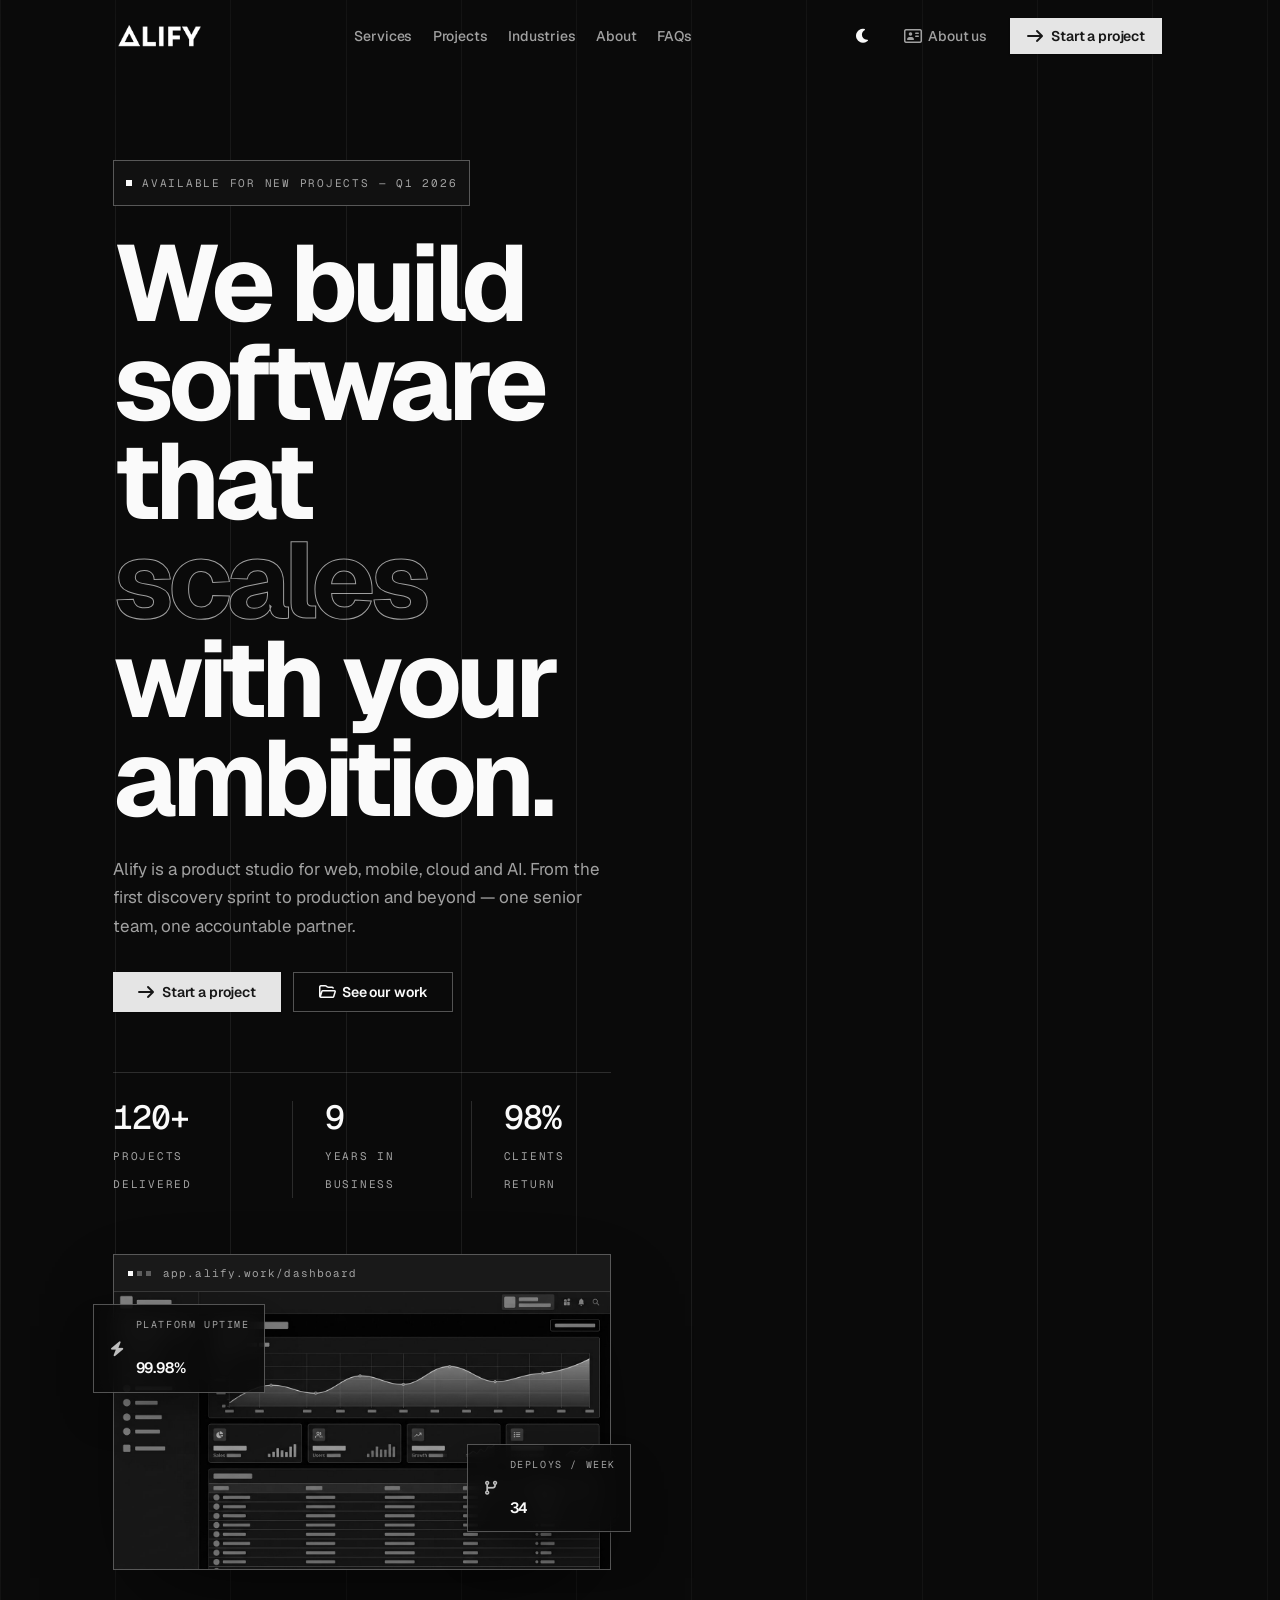
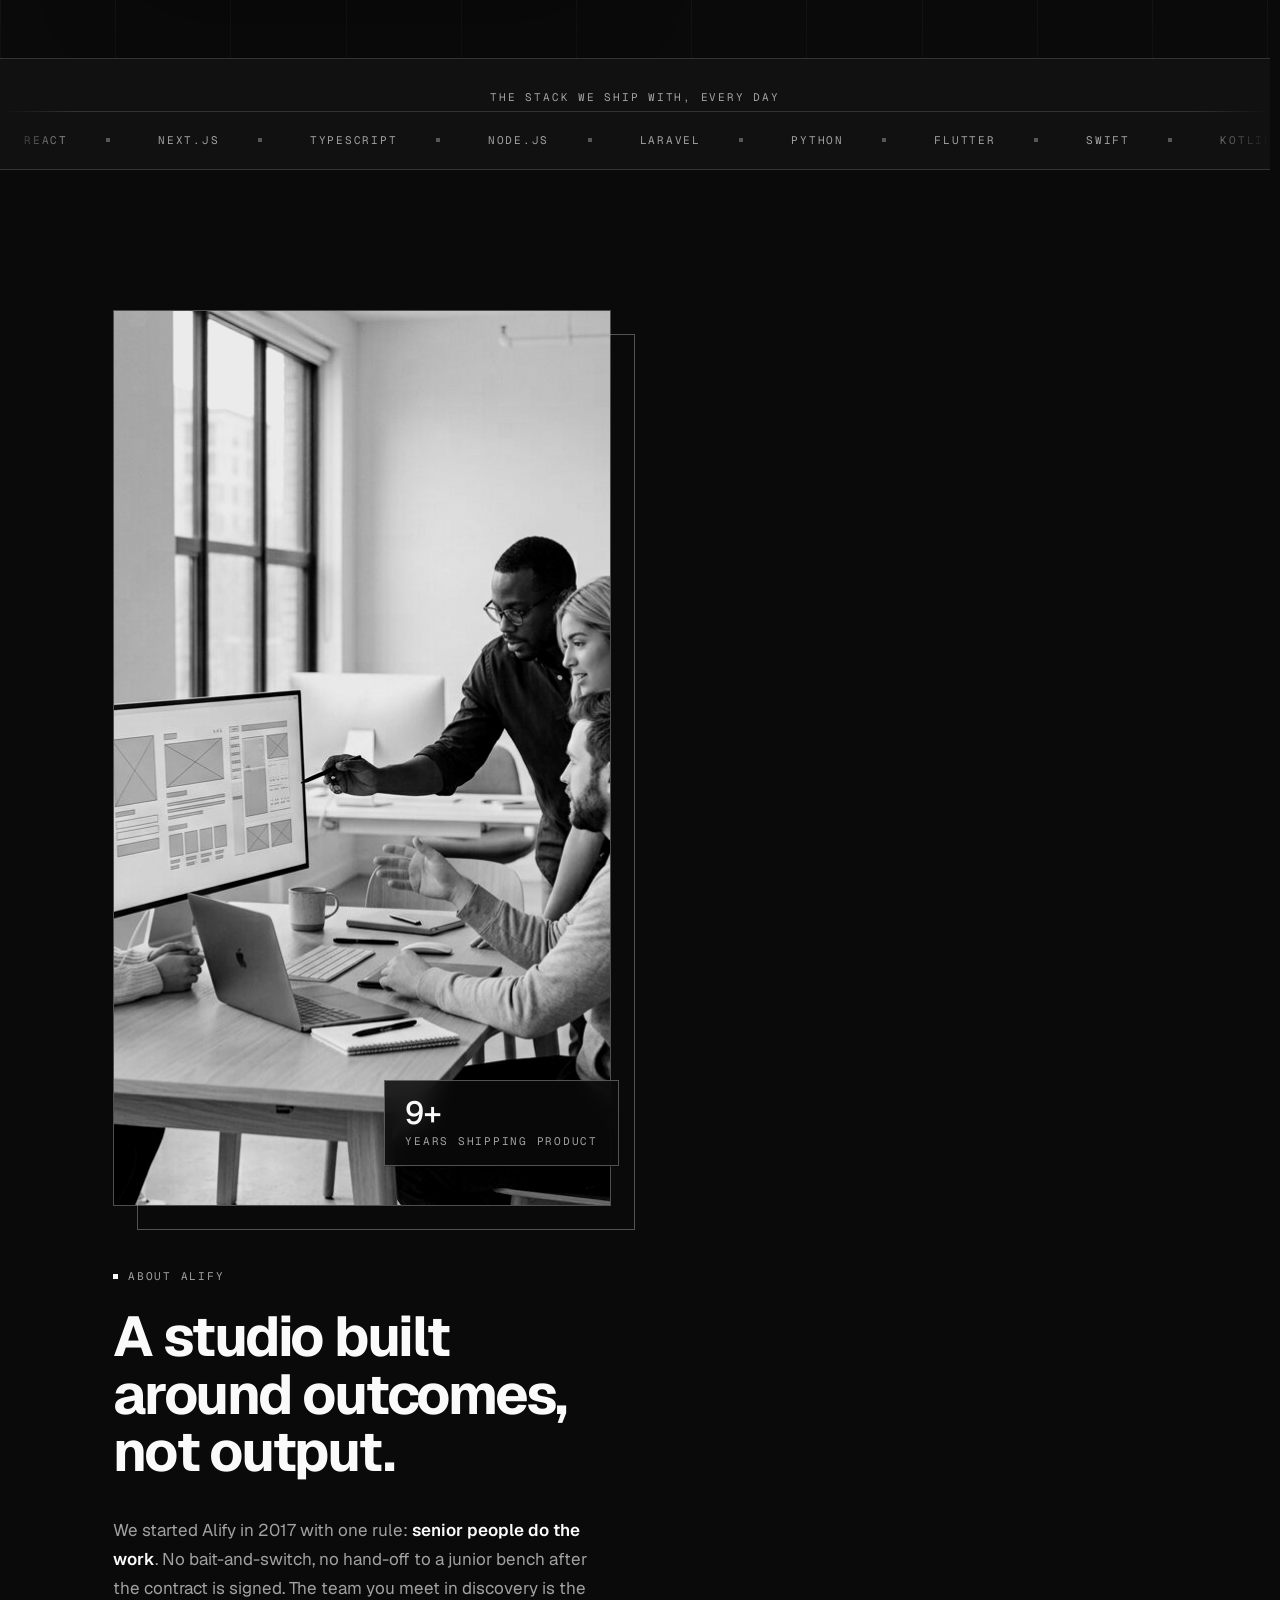
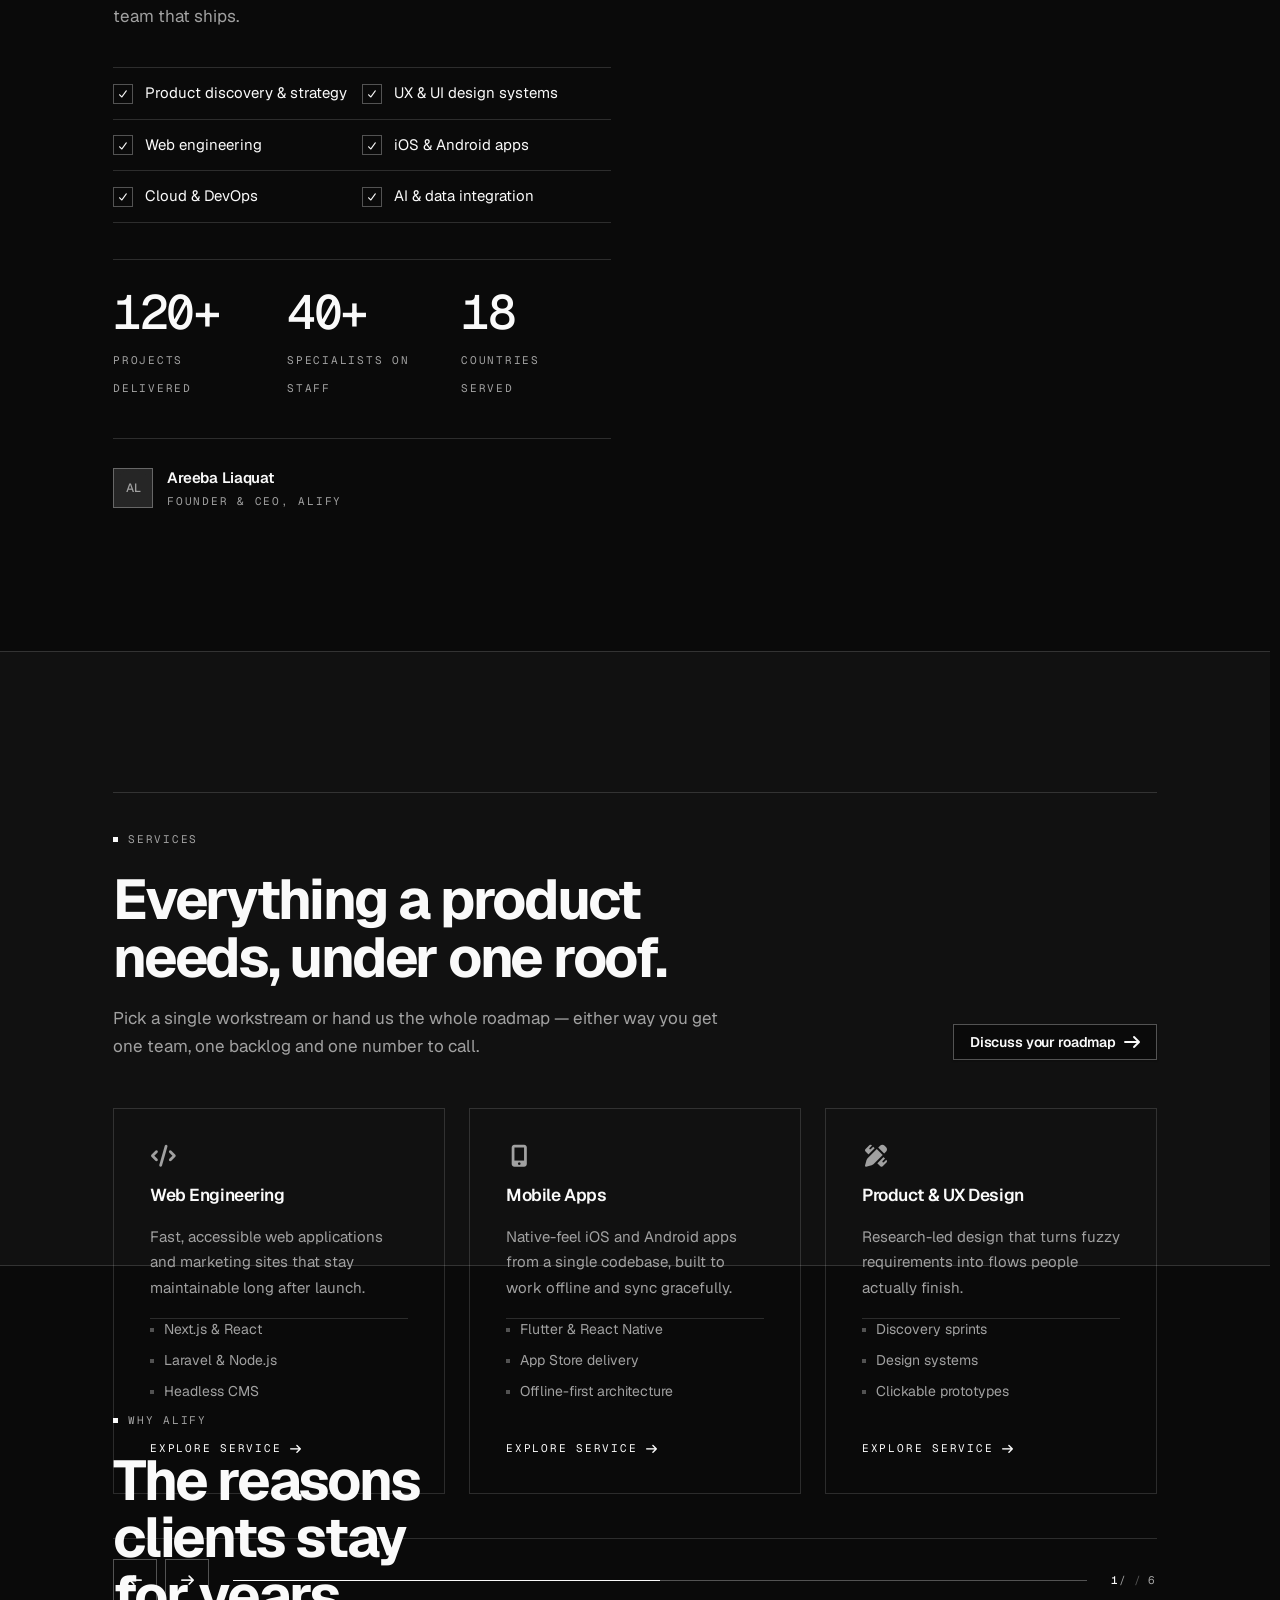
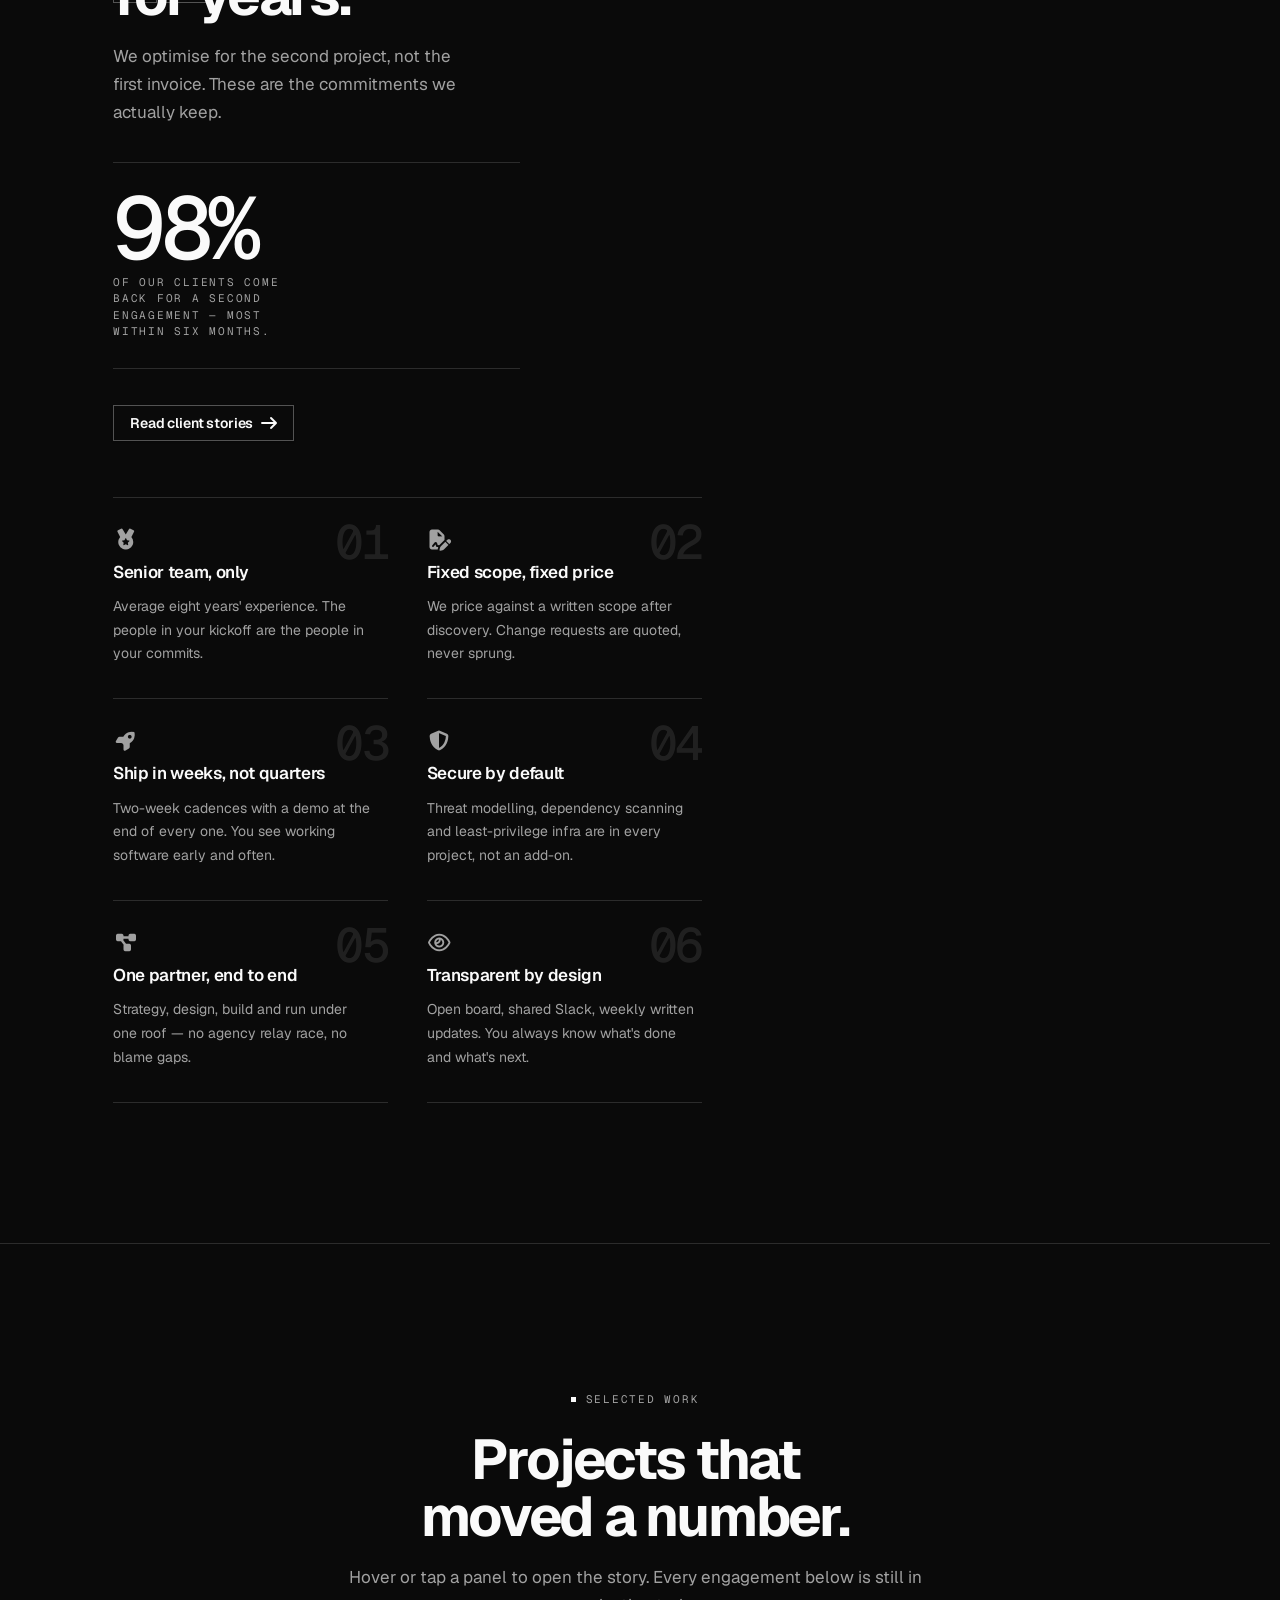
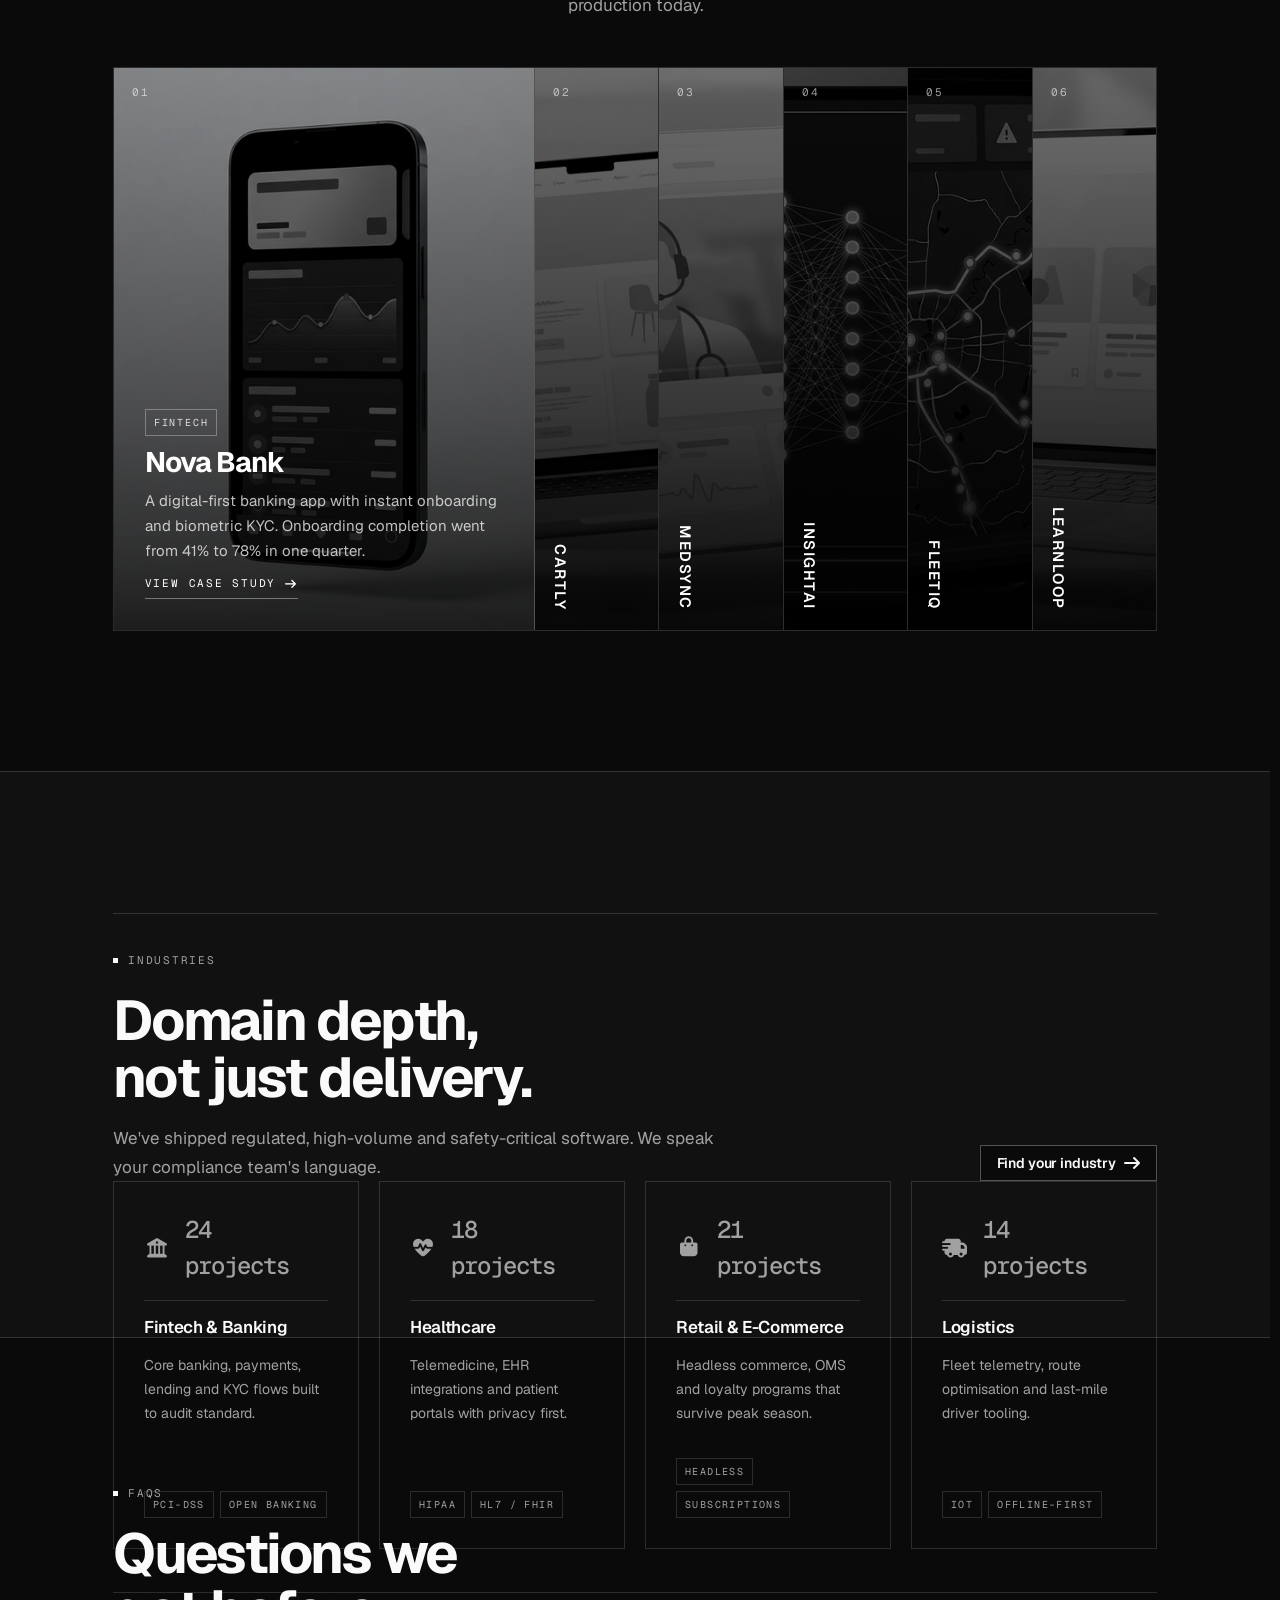
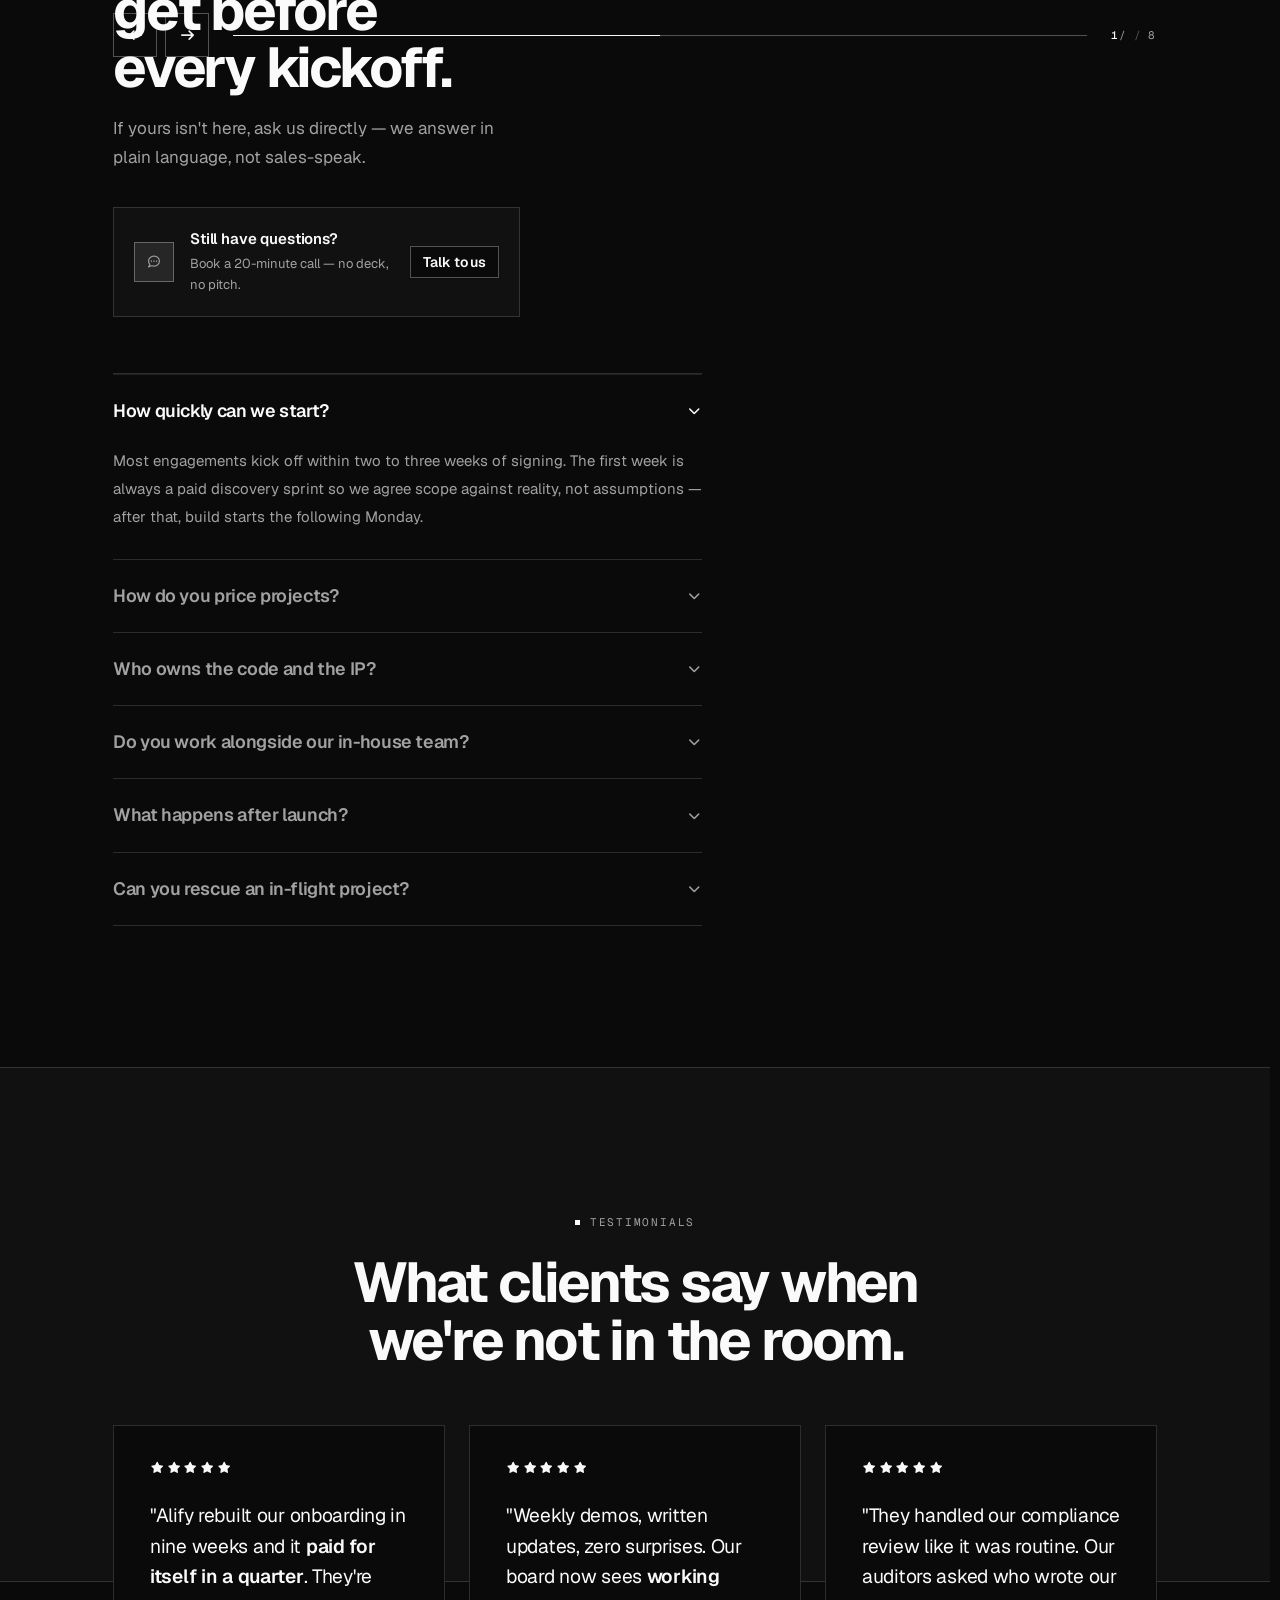
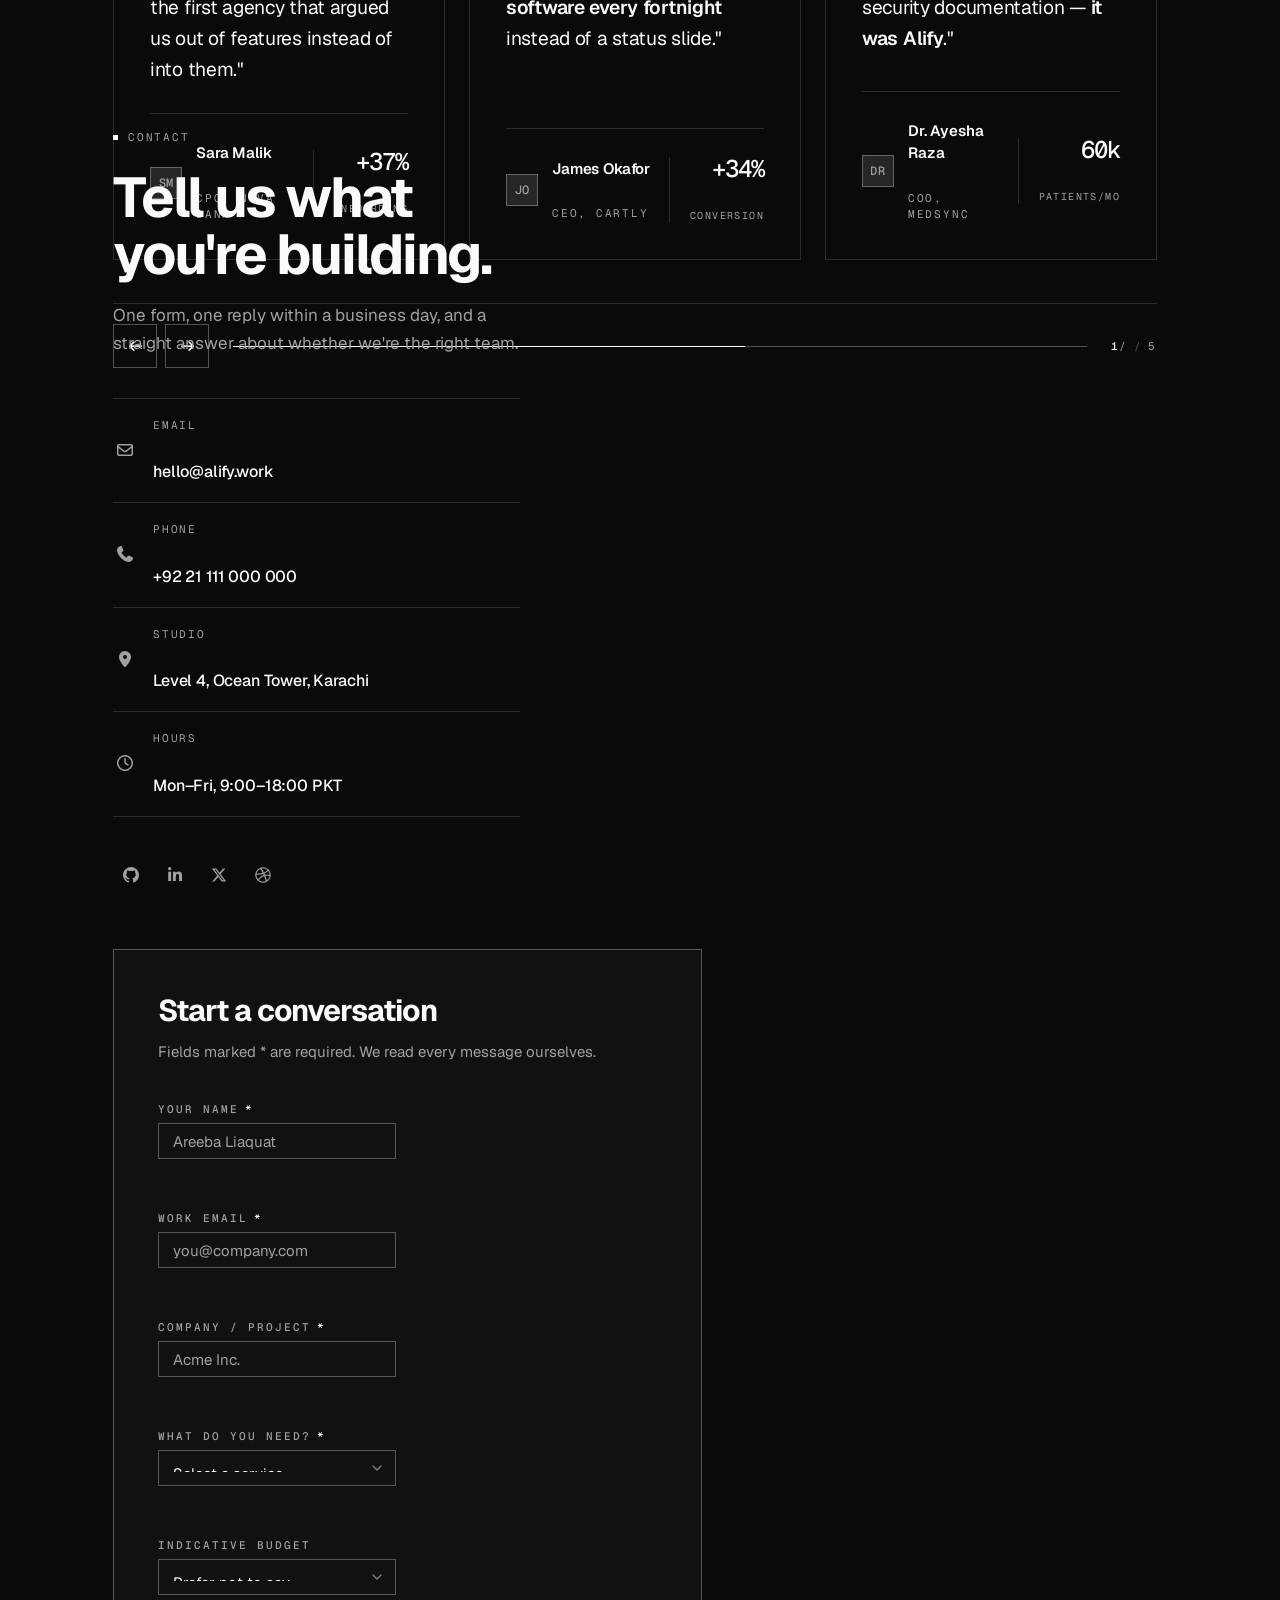
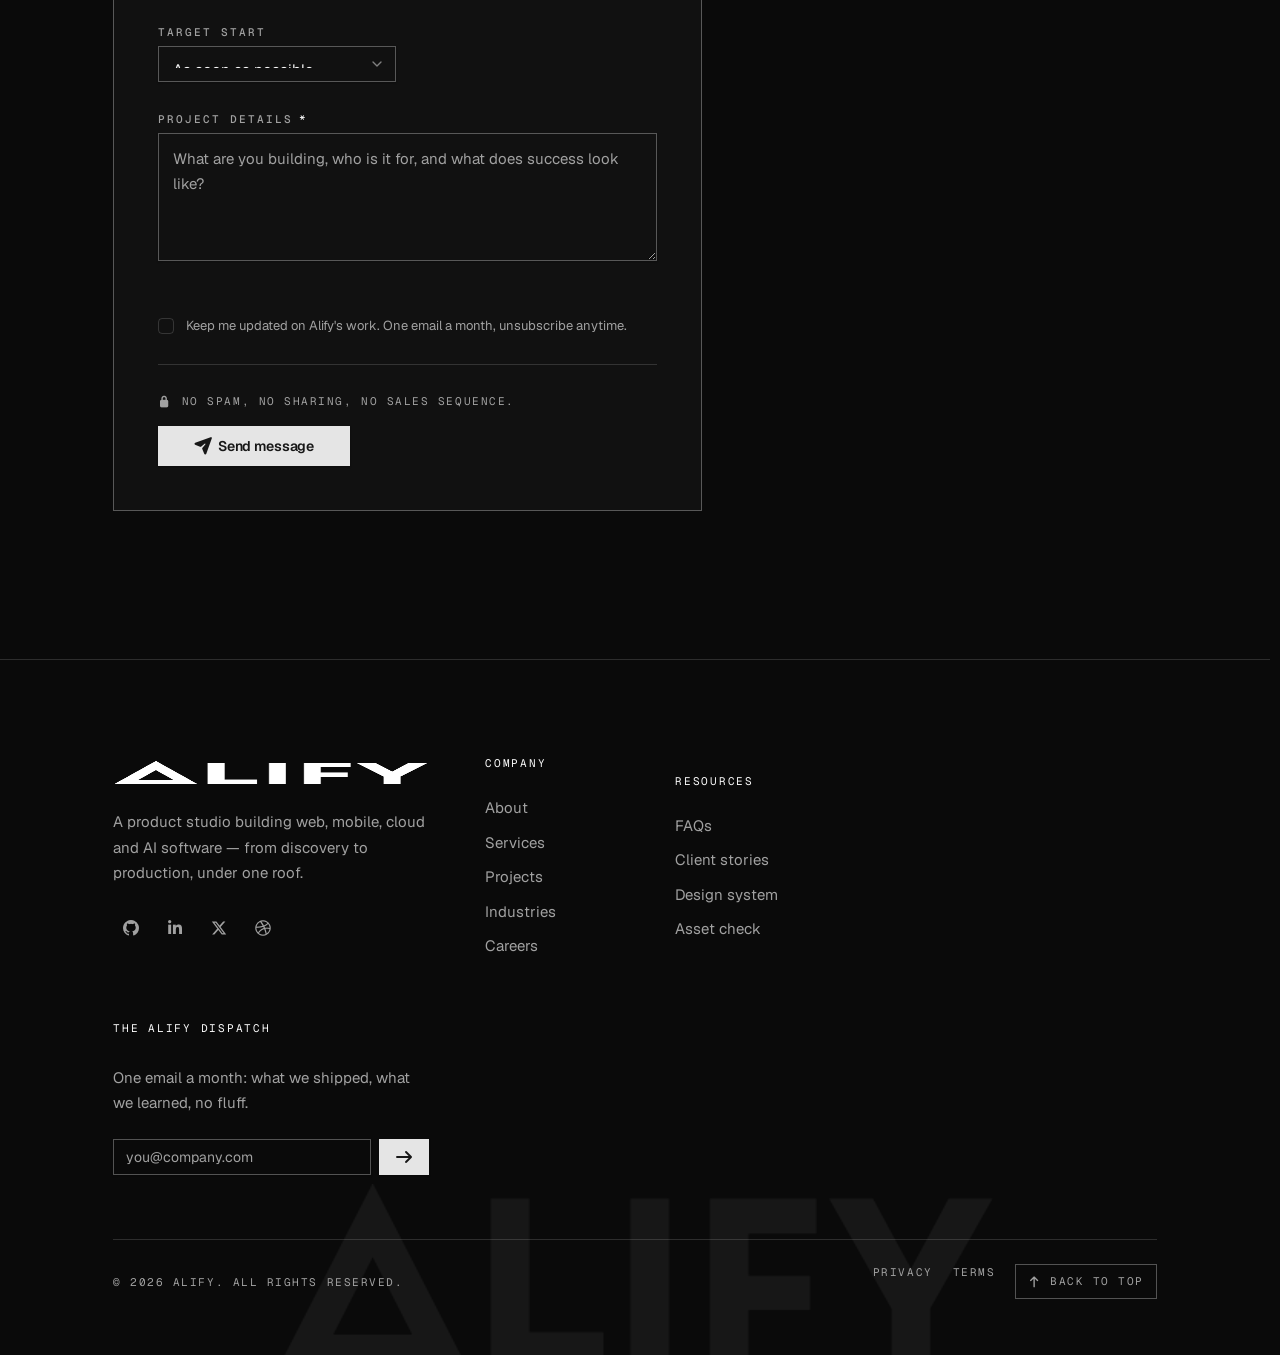
<file: index.html>
<!doctype html>
<html lang="en" data-ui-theme-default="dark">
<head>
  <meta charset="utf-8">
  <meta name="viewport" content="width=device-width, initial-scale=1">
  <meta name="color-scheme" content="light dark">
  <title>Alify — Software that scales with your ambition</title>
  <meta name="description" content="Alify is a product studio building web, mobile, cloud and AI software end-to-end. Discovery to production, under one roof.">

  <!-- theme colour per scheme: the browser chrome matches the site -->
  <meta name="theme-color" content="#0a0a0a" media="(prefers-color-scheme: dark)">
  <meta name="theme-color" content="#ffffff" media="(prefers-color-scheme: light)">
  <meta name="robots" content="index, follow">
  <!-- TODO: swap alify.work for the production domain before launch -->
  <link rel="canonical" href="https://alify.work/">

  <!-- icons: the △ mark cropped from the wordmark, on the site's dark ground -->
  <link rel="icon" type="image/png" sizes="64x64" href="img/favicon.png">
  <link rel="apple-touch-icon" sizes="180x180" href="img/apple-touch-icon.png">

  <!-- sharing -->
  <meta property="og:type" content="website">
  <meta property="og:site_name" content="Alify">
  <meta property="og:title" content="Alify — Software that scales with your ambition">
  <meta property="og:description" content="Alify is a product studio building web, mobile, cloud and AI software end-to-end. Discovery to production, under one roof.">
  <meta property="og:url" content="https://alify.work/">
  <meta property="og:image" content="https://alify.work/img/og-cover.png">
  <meta property="og:image:width" content="1200">
  <meta property="og:image:height" content="630">
  <meta property="og:locale" content="en_US">
  <meta name="twitter:card" content="summary_large_image">
  <meta name="twitter:title" content="Alify — Software that scales with your ambition">
  <meta name="twitter:description" content="Alify is a product studio building web, mobile, cloud and AI software end-to-end. Discovery to production, under one roof.">
  <meta name="twitter:image" content="https://alify.work/img/og-cover.png">

  <script type="application/ld+json">
{
  "@context": "https://schema.org",
  "@type": "Organization",
  "name": "Alify",
  "url": "https://alify.work/",
  "logo": "https://alify.work/img/logo-light.png",
  "description": "Alify is a product studio building web, mobile, cloud and AI software end-to-end. Discovery to production, under one roof.",
  "email": "hello@alify.work",
  "telephone": "+92-21-111-000-000",
  "foundingDate": "2017",
  "founder": {
    "@type": "Person",
    "name": "Areeba Liaquat"
  },
  "address": {
    "@type": "PostalAddress",
    "streetAddress": "Ocean Tower",
    "addressLocality": "Karachi",
    "addressCountry": "PK"
  }
}
  </script>

  <!-- mark JS availability before paint so [data-reveal] never flashes -->
  <script>document.documentElement.classList.add("js");</script>
  <!-- theme before stylesheets: no flash of the wrong theme -->
  <script src="assets/ui/theme.js"></script>

  <!-- design system + grid + site globals -->
  <link rel="stylesheet" href="assets/geist/geist.css">
  <link rel="stylesheet" href="assets/ui/ui.css">
  <link rel="stylesheet" href="css/global/grid.css">
  <link rel="stylesheet" href="css/global/base.css">
  <link rel="stylesheet" href="assets/fontawesome/css/all.min.css">

  <!-- reusable components -->
  <link rel="stylesheet" href="css/components/drawer.css">
  <link rel="stylesheet" href="css/components/slider.css">
  <link rel="stylesheet" href="css/components/ticker.css">
  <link rel="stylesheet" href="css/components/section-head.css">

  <!-- globals -->
  <link rel="stylesheet" href="css/global/header.css">
  <link rel="stylesheet" href="css/global/footer.css">

  <!-- sections -->
  <link rel="stylesheet" href="css/sections/hero.css">
  <link rel="stylesheet" href="css/sections/tech.css">
  <link rel="stylesheet" href="css/sections/about.css">
  <link rel="stylesheet" href="css/sections/services.css">
  <link rel="stylesheet" href="css/sections/why-us.css">
  <link rel="stylesheet" href="css/sections/projects.css">
  <link rel="stylesheet" href="css/sections/industries.css">
  <link rel="stylesheet" href="css/sections/faqs.css">
  <link rel="stylesheet" href="css/sections/testimonials.css">
  <link rel="stylesheet" href="css/sections/contact.css">

  <!-- page -->
  <link rel="stylesheet" href="css/pages/home.css">
</head>

<body class="home">
<a class="skip-link" href="#main">Skip to content</a>

<!-- ============================== HEADER ============================== -->
<header class="site-header" id="site-header">
  <div class="container">
    <div class="site-header__inner">
      <a class="site-logo" href="#top" aria-label="Alify — home">
        <img class="site-logo__img site-logo__img--dark" src="img/logo-dark.png" alt="Alify" width="469" height="125">
        <img class="site-logo__img site-logo__img--light" src="img/logo-light.png" alt="" width="469" height="125">
      </a>

      <nav class="site-nav" aria-label="Primary">
        <ul class="site-nav__list">
          <li><a class="site-nav__link" href="#services">Services</a></li>
          <li><a class="site-nav__link" href="#projects">Projects</a></li>
          <li><a class="site-nav__link" href="#industries">Industries</a></li>
          <li><a class="site-nav__link" href="#about">About</a></li>
          <li><a class="site-nav__link" href="#faqs">FAQs</a></li>
        </ul>
      </nav>

      <div class="site-header__actions">
        <button type="button" class="btn btn-ghost btn-icon theme-toggle" data-ui-theme-toggle aria-label="Toggle theme">
          <span class="icon-sun"><i class="fa-solid fa-sun"></i></span>
          <span class="icon-moon"><i class="fa-solid fa-moon"></i></span>
        </button>
        <button type="button" class="btn btn-ghost site-header__about" data-drawer-open="about-drawer" aria-expanded="false" aria-controls="about-drawer">
          <i class="fa-regular fa-address-card" aria-hidden="true"></i> About us
        </button>
        <a class="btn site-header__cta" href="#contact">
          <i class="fa-solid fa-arrow-right"></i><span class="site-header__cta-label">Start a project</span>
        </a>
        <button type="button" class="btn btn-ghost btn-icon site-header__burger" data-drawer-open="nav-drawer" aria-label="Open menu" aria-controls="nav-drawer" aria-expanded="false">
          <i class="fa-solid fa-bars"></i>
        </button>
      </div>
    </div>
  </div>
  <div class="site-header__progress" aria-hidden="true"><span class="site-header__progress-fill"></span></div>
</header>

<main id="main">

  <!-- ============================== HERO ============================== -->
  <section class="hero" id="top">
    <div class="hero__bg" aria-hidden="true"></div>
    <div class="hero__glow" aria-hidden="true"></div>

    <div class="container">
      <div class="row g-5 items-center">
        <div class="col-lg-6">
          <div class="hero__copy">
            <p class="hero__badge"><span class="hero__badge-dot" aria-hidden="true"></span> Available for new projects — Q1 2026</p>
            <h1 class="hero__title">We build software that <span class="hero__accent">scales</span> with your ambition.</h1>
            <p class="hero__lead">Alify is a product studio for web, mobile, cloud and AI. From the first discovery sprint to production and beyond — one senior team, one accountable partner.</p>
            <div class="hero__ctas">
              <a class="btn btn-lg" href="#contact"><i class="fa-solid fa-arrow-right"></i> Start a project</a>
              <a class="btn btn-lg btn-outline" href="#projects"><i class="fa-regular fa-folder-open"></i> See our work</a>
            </div>
            <div class="hero__stats">
              <div class="hero__stat"><p class="hero__stat-value">120+</p><p class="hero__stat-label">Projects delivered</p></div>
              <div class="hero__stat"><p class="hero__stat-value">9</p><p class="hero__stat-label">Years in business</p></div>
              <div class="hero__stat"><p class="hero__stat-value">98%</p><p class="hero__stat-label">Clients return</p></div>
            </div>
          </div>
        </div>

        <div class="col-lg-6">
          <div class="hero__visual">
            <div class="hero__frame">
              <div class="hero__frame-bar" aria-hidden="true">
                <span class="hero__frame-dots"><span></span><span></span><span></span></span>
                <span class="hero__frame-url">app.alify.work/dashboard</span>
              </div>
              <img class="hero__img" src="img/hero-dashboard.jpg" alt="Alify analytics dashboard interface" width="1376" height="768" fetchpriority="high">
            </div>
            <div class="hero__float hero__float--a" aria-hidden="true">
              <span class="hero__float-icon"><i class="fa-solid fa-bolt"></i></span>
              <span><span class="hero__float-label">Platform uptime</span><br><span class="hero__float-value">99.98%</span></span>
            </div>
            <div class="hero__float hero__float--b" aria-hidden="true">
              <span class="hero__float-icon"><i class="fa-solid fa-code-branch"></i></span>
              <span><span class="hero__float-label">Deploys / week</span><br><span class="hero__float-value">34</span></span>
            </div>
          </div>
        </div>
      </div>
    </div>
  </section>

  <!-- ========================= TECHNOLOGY TICKER ========================= -->
  <section class="tech" aria-label="Technologies we work with">
    <div class="container">
      <p class="tech__label" data-reveal>The stack we ship with, every day</p>
    </div>
    <div class="ticker" data-ticker='{"speed":80}'>
      <div class="ticker__track">
        <div class="ticker__group">
          <span class="ticker__item">React</span>
          <span class="ticker__item">Next.js</span>
          <span class="ticker__item">TypeScript</span>
          <span class="ticker__item">Node.js</span>
          <span class="ticker__item">Laravel</span>
          <span class="ticker__item">Python</span>
          <span class="ticker__item">Flutter</span>
          <span class="ticker__item">Swift</span>
          <span class="ticker__item">Kotlin</span>
          <span class="ticker__item">AWS</span>
          <span class="ticker__item">Docker</span>
          <span class="ticker__item">Kubernetes</span>
          <span class="ticker__item">PostgreSQL</span>
          <span class="ticker__item">MongoDB</span>
          <span class="ticker__item">Redis</span>
          <span class="ticker__item">GraphQL</span>
          <span class="ticker__item">Terraform</span>
          <span class="ticker__item">Figma</span>
        </div>
      </div>
    </div>
  </section>

  <!-- ============================== ABOUT ============================== -->
  <section class="section about" id="about">
    <div class="container">
      <div class="row g-5 items-center">
        <div class="col-lg-6">
          <div class="about__media" data-reveal>
            <img class="about__img" src="img/about-studio.jpg" alt="The Alify team reviewing wireframes in the studio" width="1200" height="896" loading="lazy" decoding="async">
            <div class="about__badge">
              <span class="about__badge-value">9+</span>
              <span class="about__badge-label">years shipping product</span>
            </div>
          </div>
        </div>

        <div class="col-lg-6">
          <div class="about__content">
            <div class="section-head" style="margin-bottom:0">
              <p class="section-head__eyebrow"><span class="section-head__dot" aria-hidden="true"></span> About Alify</p>
              <h2 class="section-head__title">A studio built around outcomes, not output.</h2>
            </div>
            <p class="about__lead" data-reveal>We started Alify in 2017 with one rule: <strong>senior people do the work</strong>. No bait-and-switch, no hand-off to a junior bench after the contract is signed. The team you meet in discovery is the team that ships.</p>
            <ul class="about__checks" data-reveal>
              <li class="about__check"><i class="fa-solid fa-check" aria-hidden="true"></i> Product discovery &amp; strategy</li>
              <li class="about__check"><i class="fa-solid fa-check" aria-hidden="true"></i> UX &amp; UI design systems</li>
              <li class="about__check"><i class="fa-solid fa-check" aria-hidden="true"></i> Web engineering</li>
              <li class="about__check"><i class="fa-solid fa-check" aria-hidden="true"></i> iOS &amp; Android apps</li>
              <li class="about__check"><i class="fa-solid fa-check" aria-hidden="true"></i> Cloud &amp; DevOps</li>
              <li class="about__check"><i class="fa-solid fa-check" aria-hidden="true"></i> AI &amp; data integration</li>
            </ul>
            <div class="about__stats" data-reveal>
              <div><p class="about__stat-value"><span data-count="120" data-count-suffix="+">0</span></p><p class="about__stat-label">Projects delivered</p></div>
              <div><p class="about__stat-value"><span data-count="40" data-count-suffix="+">0</span></p><p class="about__stat-label">Specialists on staff</p></div>
              <div><p class="about__stat-value"><span data-count="18">0</span></p><p class="about__stat-label">Countries served</p></div>
            </div>
            <div class="about__sign" data-reveal>
              <span class="avatar avatar-lg"><span class="avatar-fallback">AL</span></span>
              <span>
                <span class="about__sign-name">Areeba Liaquat</span><br>
                <span class="about__sign-role">Founder &amp; CEO, Alify</span>
              </span>
            </div>
          </div>
        </div>
      </div>
    </div>
  </section>

  <!-- ============================= SERVICES ============================= -->
  <section class="section section--tint services" id="services">
    <div class="container">
      <div class="section-head section-head__row services__head">
        <div class="section-head">
          <p class="section-head__eyebrow"><span class="section-head__dot" aria-hidden="true"></span> Services</p>
          <h2 class="section-head__title">Everything a product needs, under one roof.</h2>
          <p class="section-head__desc">Pick a single workstream or hand us the whole roadmap — either way you get one team, one backlog and one number to call.</p>
        </div>
        <a class="btn btn-outline" href="#contact">Discuss your roadmap <i class="fa-solid fa-arrow-right"></i></a>
      </div>

      <div class="slider" data-slider='{"perView":{"base":1.1,"md":2,"lg":3},"gap":24,"loop":true}'>
        <div class="slider__viewport">
          <ul class="slider__track">
            <li class="slider__slide">
              <article class="service-card">
                <span class="service-card__icon"><i class="fa-solid fa-code" aria-hidden="true"></i></span>
                <h3 class="service-card__title">Web Engineering</h3>
                <p class="service-card__desc">Fast, accessible web applications and marketing sites that stay maintainable long after launch.</p>
                <ul class="service-card__list">
                  <li><i class="fa-solid fa-circle" aria-hidden="true"></i> Next.js &amp; React</li>
                  <li><i class="fa-solid fa-circle" aria-hidden="true"></i> Laravel &amp; Node.js</li>
                  <li><i class="fa-solid fa-circle" aria-hidden="true"></i> Headless CMS</li>
                </ul>
                <a class="service-card__link" href="#contact">Explore service <i class="fa-solid fa-arrow-right" aria-hidden="true"></i></a>
              </article>
            </li>
            <li class="slider__slide">
              <article class="service-card">
                <span class="service-card__icon"><i class="fa-solid fa-mobile-screen-button" aria-hidden="true"></i></span>
                <h3 class="service-card__title">Mobile Apps</h3>
                <p class="service-card__desc">Native-feel iOS and Android apps from a single codebase, built to work offline and sync gracefully.</p>
                <ul class="service-card__list">
                  <li><i class="fa-solid fa-circle" aria-hidden="true"></i> Flutter &amp; React Native</li>
                  <li><i class="fa-solid fa-circle" aria-hidden="true"></i> App Store delivery</li>
                  <li><i class="fa-solid fa-circle" aria-hidden="true"></i> Offline-first architecture</li>
                </ul>
                <a class="service-card__link" href="#contact">Explore service <i class="fa-solid fa-arrow-right" aria-hidden="true"></i></a>
              </article>
            </li>
            <li class="slider__slide">
              <article class="service-card">
                <span class="service-card__icon"><i class="fa-solid fa-pen-ruler" aria-hidden="true"></i></span>
                <h3 class="service-card__title">Product &amp; UX Design</h3>
                <p class="service-card__desc">Research-led design that turns fuzzy requirements into flows people actually finish.</p>
                <ul class="service-card__list">
                  <li><i class="fa-solid fa-circle" aria-hidden="true"></i> Discovery sprints</li>
                  <li><i class="fa-solid fa-circle" aria-hidden="true"></i> Design systems</li>
                  <li><i class="fa-solid fa-circle" aria-hidden="true"></i>Clickable prototypes</li>
                </ul>
                <a class="service-card__link" href="#contact">Explore service <i class="fa-solid fa-arrow-right" aria-hidden="true"></i></a>
              </article>
            </li>
            <li class="slider__slide">
              <article class="service-card">
                <span class="service-card__icon"><i class="fa-solid fa-cloud" aria-hidden="true"></i></span>
                <h3 class="service-card__title">Cloud &amp; DevOps</h3>
                <p class="service-card__desc">Infrastructure as code, pipelines and observability so releases are boring — in the best way.</p>
                <ul class="service-card__list">
                  <li><i class="fa-solid fa-circle" aria-hidden="true"></i> AWS &amp; GCP</li>
                  <li><i class="fa-solid fa-circle" aria-hidden="true"></i> CI/CD pipelines</li>
                  <li><i class="fa-solid fa-circle" aria-hidden="true"></i> Cost &amp; load optimisation</li>
                </ul>
                <a class="service-card__link" href="#contact">Explore service <i class="fa-solid fa-arrow-right" aria-hidden="true"></i></a>
              </article>
            </li>
            <li class="slider__slide">
              <article class="service-card">
                <span class="service-card__icon"><i class="fa-solid fa-wand-magic-sparkles" aria-hidden="true"></i></span>
                <h3 class="service-card__title">AI &amp; Data</h3>
                <p class="service-card__desc">Practical AI: retrieval over your own data, copilots in your workflows, and the pipelines to feed them.</p>
                <ul class="service-card__list">
                  <li><i class="fa-solid fa-circle" aria-hidden="true"></i> LLM integration &amp; RAG</li>
                  <li><i class="fa-solid fa-circle" aria-hidden="true"></i> Data pipelines</li>
                  <li><i class="fa-solid fa-circle" aria-hidden="true"></i> Analytics &amp; dashboards</li>
                </ul>
                <a class="service-card__link" href="#contact">Explore service <i class="fa-solid fa-arrow-right" aria-hidden="true"></i></a>
              </article>
            </li>
            <li class="slider__slide">
              <article class="service-card">
                <span class="service-card__icon"><i class="fa-solid fa-cart-shopping" aria-hidden="true"></i></span>
                <h3 class="service-card__title">E-Commerce</h3>
                <p class="service-card__desc">Storefronts that convert: fast checkout, real inventory, and payments that reconcile themselves.</p>
                <ul class="service-card__list">
                  <li><i class="fa-solid fa-circle" aria-hidden="true"></i> Headless storefronts</li>
                  <li><i class="fa-solid fa-circle" aria-hidden="true"></i> Payments &amp; subscriptions</li>
                  <li><i class="fa-solid fa-circle" aria-hidden="true"></i> ERP &amp; inventory sync</li>
                </ul>
                <a class="service-card__link" href="#contact">Explore service <i class="fa-solid fa-arrow-right" aria-hidden="true"></i></a>
              </article>
            </li>
          </ul>
        </div>
        <div class="slider__foot">
          <div class="slider__nav">
            <button class="slider__btn" data-slider-prev aria-label="Previous services"><i class="fa-solid fa-arrow-left" aria-hidden="true"></i></button>
            <button class="slider__btn" data-slider-next aria-label="Next services"><i class="fa-solid fa-arrow-right" aria-hidden="true"></i></button>
          </div>
          <div class="slider__meter" aria-hidden="true"><span class="slider__meter-fill"></span></div>
          <span class="slider__count"><b data-slider-current>1</b>/<span data-slider-total>6</span></span>
        </div>
      </div>
    </div>
  </section>

  <!-- ============================ WHY CHOOSE US ============================ -->
  <section class="section why-us" id="why">
    <div class="container">
      <div class="row g-5">
        <div class="col-lg-5">
          <div class="why-us__intro">
            <div class="section-head" style="margin-bottom:0">
              <p class="section-head__eyebrow"><span class="section-head__dot" aria-hidden="true"></span> Why Alify</p>
              <h2 class="section-head__title">The reasons clients stay for years.</h2>
              <p class="section-head__desc">We optimise for the second project, not the first invoice. These are the commitments we actually keep.</p>
            </div>
            <div class="why-us__highlight">
              <span class="why-us__highlight-value">98%</span>
              <span class="why-us__highlight-label">of our clients come back for a second engagement — most within six months.</span>
            </div>
            <a class="btn btn-outline" href="#testimonials" style="align-self:flex-start">Read client stories <i class="fa-solid fa-arrow-right" aria-hidden="true"></i></a>
          </div>
        </div>

        <div class="col-lg-7">
          <div class="why-us__grid">
            <article class="reason">
              <span class="reason__num" aria-hidden="true">01</span>
              <span class="reason__icon"><i class="fa-solid fa-medal" aria-hidden="true"></i></span>
              <h3 class="reason__title">Senior team, only</h3>
              <p class="reason__desc">Average eight years' experience. The people in your kickoff are the people in your commits.</p>
            </article>
            <article class="reason">
              <span class="reason__num" aria-hidden="true">02</span>
              <span class="reason__icon"><i class="fa-solid fa-file-signature" aria-hidden="true"></i></span>
              <h3 class="reason__title">Fixed scope, fixed price</h3>
              <p class="reason__desc">We price against a written scope after discovery. Change requests are quoted, never sprung.</p>
            </article>
            <article class="reason">
              <span class="reason__num" aria-hidden="true">03</span>
              <span class="reason__icon"><i class="fa-solid fa-rocket" aria-hidden="true"></i></span>
              <h3 class="reason__title">Ship in weeks, not quarters</h3>
              <p class="reason__desc">Two-week cadences with a demo at the end of every one. You see working software early and often.</p>
            </article>
            <article class="reason">
              <span class="reason__num" aria-hidden="true">04</span>
              <span class="reason__icon"><i class="fa-solid fa-shield-halved" aria-hidden="true"></i></span>
              <h3 class="reason__title">Secure by default</h3>
              <p class="reason__desc">Threat modelling, dependency scanning and least-privilege infra are in every project, not an add-on.</p>
            </article>
            <article class="reason">
              <span class="reason__num" aria-hidden="true">05</span>
              <span class="reason__icon"><i class="fa-solid fa-diagram-project" aria-hidden="true"></i></span>
              <h3 class="reason__title">One partner, end to end</h3>
              <p class="reason__desc">Strategy, design, build and run under one roof — no agency relay race, no blame gaps.</p>
            </article>
            <article class="reason">
              <span class="reason__num" aria-hidden="true">06</span>
              <span class="reason__icon"><i class="fa-regular fa-eye" aria-hidden="true"></i></span>
              <h3 class="reason__title">Transparent by design</h3>
              <p class="reason__desc">Open board, shared Slack, weekly written updates. You always know what's done and what's next.</p>
            </article>
          </div>
        </div>
      </div>
    </div>
  </section>

  <!-- ============================== PROJECTS ============================== -->
  <section class="section section--border projects" id="projects">
    <div class="container">
      <div class="section-head section-head--center">
        <p class="section-head__eyebrow"><span class="section-head__dot" aria-hidden="true"></span> Selected work</p>
        <h2 class="section-head__title">Projects that moved a number.</h2>
        <p class="section-head__desc">Hover or tap a panel to open the story. Every engagement below is still in production today.</p>
      </div>

      <div class="projects__grid">
        <article class="project">
          <img class="project__img" src="img/project-fintech.jpg" alt="Nova Bank mobile banking interface" width="1200" height="670" loading="lazy" decoding="async">
          <span class="project__shade" aria-hidden="true"></span>
          <span class="project__num">01</span>
          <h3 class="project__vtitle">Nova Bank</h3>
          <div class="project__body">
            <span class="project__tag">Fintech</span>
            <h3 class="project__title">Nova Bank</h3>
            <p class="project__desc">A digital-first banking app with instant onboarding and biometric KYC. Onboarding completion went from 41% to 78% in one quarter.</p>
            <a class="project__link" href="#contact">View case study <i class="fa-solid fa-arrow-right" aria-hidden="true"></i></a>
          </div>
        </article>

        <article class="project">
          <img class="project__img" src="img/project-ecommerce.jpg" alt="Cartly e-commerce storefront interface" width="1200" height="670" loading="lazy" decoding="async">
          <span class="project__shade" aria-hidden="true"></span>
          <span class="project__num">02</span>
          <h3 class="project__vtitle">Cartly</h3>
          <div class="project__body">
            <span class="project__tag">E-Commerce</span>
            <h3 class="project__title">Cartly</h3>
            <p class="project__desc">Headless storefront with sub-second page loads and one-page checkout. Conversion up 34%, bounce down by half.</p>
            <a class="project__link" href="#contact">View case study <i class="fa-solid fa-arrow-right" aria-hidden="true"></i></a>
          </div>
        </article>

        <article class="project">
          <img class="project__img" src="img/project-health.jpg" alt="MedSync telemedicine interface" width="1200" height="670" loading="lazy" decoding="async">
          <span class="project__shade" aria-hidden="true"></span>
          <span class="project__num">03</span>
          <h3 class="project__vtitle">MedSync</h3>
          <div class="project__body">
            <span class="project__tag">Healthcare</span>
            <h3 class="project__title">MedSync</h3>
            <p class="project__desc">Telemedicine platform with HIPAA-aligned records and video consults, now serving 60,000 patients a month.</p>
            <a class="project__link" href="#contact">View case study <i class="fa-solid fa-arrow-right" aria-hidden="true"></i></a>
          </div>
        </article>

        <article class="project">
          <img class="project__img" src="img/project-ai.jpg" alt="InsightAI analytics dashboard" width="1200" height="670" loading="lazy" decoding="async">
          <span class="project__shade" aria-hidden="true"></span>
          <span class="project__num">04</span>
          <h3 class="project__vtitle">InsightAI</h3>
          <div class="project__body">
            <span class="project__tag">AI &amp; Data</span>
            <h3 class="project__title">InsightAI</h3>
            <p class="project__desc">Retrieval-augmented copilot over ten years of internal documents. Support deflection hit 52% within eight weeks.</p>
            <a class="project__link" href="#contact">View case study <i class="fa-solid fa-arrow-right" aria-hidden="true"></i></a>
          </div>
        </article>

        <article class="project">
          <img class="project__img" src="img/project-logistics.jpg" alt="FleetIQ logistics tracking dashboard" width="1200" height="670" loading="lazy" decoding="async">
          <span class="project__shade" aria-hidden="true"></span>
          <span class="project__num">05</span>
          <h3 class="project__vtitle">FleetIQ</h3>
          <div class="project__body">
            <span class="project__tag">Logistics</span>
            <h3 class="project__title">FleetIQ</h3>
            <p class="project__desc">Real-time fleet tracking across 1,400 vehicles with offline-tolerant drivers' app. Idle time down 22%.</p>
            <a class="project__link" href="#contact">View case study <i class="fa-solid fa-arrow-right" aria-hidden="true"></i></a>
          </div>
        </article>

        <article class="project">
          <img class="project__img" src="img/project-education.jpg" alt="LearnLoop online learning platform" width="1200" height="670" loading="lazy" decoding="async">
          <span class="project__shade" aria-hidden="true"></span>
          <span class="project__num">06</span>
          <h3 class="project__vtitle">LearnLoop</h3>
          <div class="project__body">
            <span class="project__tag">Education</span>
            <h3 class="project__title">LearnLoop</h3>
            <p class="project__desc">Cohort-based learning platform with live rooms and progress analytics. Course completion doubled to 68%.</p>
            <a class="project__link" href="#contact">View case study <i class="fa-solid fa-arrow-right" aria-hidden="true"></i></a>
          </div>
        </article>
      </div>
    </div>
  </section>

  <!-- ============================= INDUSTRIES ============================= -->
  <section class="section section--tint industries" id="industries">
    <div class="container">
      <div class="section-head section-head__row">
        <div class="section-head">
          <p class="section-head__eyebrow"><span class="section-head__dot" aria-hidden="true"></span> Industries</p>
          <h2 class="section-head__title">Domain depth, not just delivery.</h2>
          <p class="section-head__desc">We've shipped regulated, high-volume and safety-critical software. We speak your compliance team's language.</p>
        </div>
        <a class="btn btn-outline" href="#contact">Find your industry <i class="fa-solid fa-arrow-right" aria-hidden="true"></i></a>
      </div>

      <div class="slider" data-slider='{"perView":{"base":1.15,"sm":2,"md":3,"lg":4},"gap":20,"loop":true}'>
        <div class="slider__viewport">
          <ul class="slider__track">
            <li class="slider__slide"><article class="industry-card">
              <div class="industry-card__top"><span class="industry-card__icon"><i class="fa-solid fa-building-columns" aria-hidden="true"></i></span><span class="industry-card__count">24 projects</span></div>
              <h3 class="industry-card__title">Fintech &amp; Banking</h3>
              <p class="industry-card__desc">Core banking, payments, lending and KYC flows built to audit standard.</p>
              <div class="industry-card__tags"><span>PCI-DSS</span><span>Open banking</span></div>
            </article></li>
            <li class="slider__slide"><article class="industry-card">
              <div class="industry-card__top"><span class="industry-card__icon"><i class="fa-solid fa-heart-pulse" aria-hidden="true"></i></span><span class="industry-card__count">18 projects</span></div>
              <h3 class="industry-card__title">Healthcare</h3>
              <p class="industry-card__desc">Telemedicine, EHR integrations and patient portals with privacy first.</p>
              <div class="industry-card__tags"><span>HIPAA</span><span>HL7 / FHIR</span></div>
            </article></li>
            <li class="slider__slide"><article class="industry-card">
              <div class="industry-card__top"><span class="industry-card__icon"><i class="fa-solid fa-bag-shopping" aria-hidden="true"></i></span><span class="industry-card__count">21 projects</span></div>
              <h3 class="industry-card__title">Retail &amp; E-Commerce</h3>
              <p class="industry-card__desc">Headless commerce, OMS and loyalty programs that survive peak season.</p>
              <div class="industry-card__tags"><span>Headless</span><span>Subscriptions</span></div>
            </article></li>
            <li class="slider__slide"><article class="industry-card">
              <div class="industry-card__top"><span class="industry-card__icon"><i class="fa-solid fa-truck-fast" aria-hidden="true"></i></span><span class="industry-card__count">14 projects</span></div>
              <h3 class="industry-card__title">Logistics</h3>
              <p class="industry-card__desc">Fleet telemetry, route optimisation and last-mile driver tooling.</p>
              <div class="industry-card__tags"><span>IoT</span><span>Offline-first</span></div>
            </article></li>
            <li class="slider__slide"><article class="industry-card">
              <div class="industry-card__top"><span class="industry-card__icon"><i class="fa-solid fa-graduation-cap" aria-hidden="true"></i></span><span class="industry-card__count">12 projects</span></div>
              <h3 class="industry-card__title">Education</h3>
              <p class="industry-card__desc">LMS platforms, live cohorts and assessment engines at scale.</p>
              <div class="industry-card__tags"><span>LMS</span><span>Proctoring</span></div>
            </article></li>
            <li class="slider__slide"><article class="industry-card">
              <div class="industry-card__top"><span class="industry-card__icon"><i class="fa-solid fa-cubes" aria-hidden="true"></i></span><span class="industry-card__count">19 projects</span></div>
              <h3 class="industry-card__title">SaaS &amp; B2B</h3>
              <p class="industry-card__desc">Multi-tenant platforms, billing and the admin consoles buyers judge you by.</p>
              <div class="industry-card__tags"><span>Multi-tenant</span><span>Billing</span></div>
            </article></li>
            <li class="slider__slide"><article class="industry-card">
              <div class="industry-card__top"><span class="industry-card__icon"><i class="fa-solid fa-building" aria-hidden="true"></i></span><span class="industry-card__count">9 projects</span></div>
              <h3 class="industry-card__title">Real Estate</h3>
              <p class="industry-card__desc">Listings, virtual tours and CRM workflows for agencies and developers.</p>
              <div class="industry-card__tags"><span>Portals</span><span>CRM</span></div>
            </article></li>
            <li class="slider__slide"><article class="industry-card">
              <div class="industry-card__top"><span class="industry-card__icon"><i class="fa-solid fa-bolt" aria-hidden="true"></i></span><span class="industry-card__count">7 projects</span></div>
              <h3 class="industry-card__title">Energy &amp; Utilities</h3>
              <p class="industry-card__desc">Metering dashboards, field-service apps and grid analytics.</p>
              <div class="industry-card__tags"><span>SCADA</span><span>Telemetry</span></div>
            </article></li>
          </ul>
        </div>
        <div class="slider__foot">
          <div class="slider__nav">
            <button class="slider__btn" data-slider-prev aria-label="Previous industries"><i class="fa-solid fa-arrow-left" aria-hidden="true"></i></button>
            <button class="slider__btn" data-slider-next aria-label="Next industries"><i class="fa-solid fa-arrow-right" aria-hidden="true"></i></button>
          </div>
          <div class="slider__meter" aria-hidden="true"><span class="slider__meter-fill"></span></div>
          <span class="slider__count"><b data-slider-current>1</b>/<span data-slider-total>8</span></span>
        </div>
      </div>
    </div>
  </section>

  <!-- ================================ FAQS ================================ -->
  <section class="section faqs" id="faqs">
    <div class="container">
      <div class="row g-5">
        <div class="col-lg-5">
          <div class="faqs__intro">
            <div class="section-head" style="margin-bottom:0">
              <p class="section-head__eyebrow"><span class="section-head__dot" aria-hidden="true"></span> FAQs</p>
              <h2 class="section-head__title">Questions we get before every kickoff.</h2>
              <p class="section-head__desc">If yours isn't here, ask us directly — we answer in plain language, not sales-speak.</p>
            </div>
            <div class="faqs__support">
              <span class="avatar avatar-lg"><span class="avatar-fallback"><i class="fa-regular fa-comment-dots"></i></span></span>
              <span class="faqs__support-body">
                <span class="faqs__support-title">Still have questions?</span>
                <span class="faqs__support-desc">Book a 20-minute call — no deck, no pitch.</span>
              </span>
              <a class="btn btn-outline btn-sm" href="#contact" style="margin-left:auto">Talk to us</a>
            </div>
          </div>
        </div>

        <div class="col-lg-7">
          <div data-ui-accordion="single" class="accordion">
            <div data-ui-accordion-item class="accordion-item">
              <button class="accordion-trigger" id="faq-1-t" data-ui-accordion-trigger aria-expanded="true" aria-controls="faq-1-c">
                How quickly can we start?
                <span class="accordion-chevron"><i class="fa-solid fa-chevron-down" aria-hidden="true"></i></span>
              </button>
              <div class="accordion-content" id="faq-1-c" data-ui-accordion-content>
                <div class="accordion-inner"><p>Most engagements kick off within two to three weeks of signing. The first week is always a paid discovery sprint so we agree scope against reality, not assumptions — after that, build starts the following Monday.</p></div>
              </div>
            </div>
            <div data-ui-accordion-item class="accordion-item">
              <button class="accordion-trigger" id="faq-2-t" data-ui-accordion-trigger aria-expanded="false" aria-controls="faq-2-c">
                How do you price projects?
                <span class="accordion-chevron"><i class="fa-solid fa-chevron-down" aria-hidden="true"></i></span>
              </button>
              <div class="accordion-content" id="faq-2-c" data-ui-accordion-content hidden>
                <div class="accordion-inner"><p>Fixed price against a written scope for defined projects; a monthly retained team for open-ended product work. Discovery is priced separately and credited against the build if you continue. You'll never see an unquoted line item.</p></div>
              </div>
            </div>
            <div data-ui-accordion-item class="accordion-item">
              <button class="accordion-trigger" id="faq-3-t" data-ui-accordion-trigger aria-expanded="false" aria-controls="faq-3-c">
                Who owns the code and the IP?
                <span class="accordion-chevron"><i class="fa-solid fa-chevron-down" aria-hidden="true"></i></span>
              </button>
              <div class="accordion-content" id="faq-3-c" data-ui-accordion-content hidden>
                <div class="accordion-inner"><p>You do — fully, from day one. Repositories live in your organisation, credentials are yours, and the contract assigns all work product to you on payment. We keep nothing hostage, including design source files.</p></div>
              </div>
            </div>
            <div data-ui-accordion-item class="accordion-item">
              <button class="accordion-trigger" id="faq-4-t" data-ui-accordion-trigger aria-expanded="false" aria-controls="faq-4-c">
                Do you work alongside our in-house team?
                <span class="accordion-chevron"><i class="fa-solid fa-chevron-down" aria-hidden="true"></i></span>
              </button>
              <div class="accordion-content" id="faq-4-c" data-ui-accordion-content hidden>
                <div class="accordion-inner"><p>Often, yes. We embed into your rituals, your board and your review process, and we pair with your engineers so knowledge transfers as we go. Roughly a third of our work is augmentation rather than greenfield.</p></div>
              </div>
            </div>
            <div data-ui-accordion-item class="accordion-item">
              <button class="accordion-trigger" id="faq-5-t" data-ui-accordion-trigger aria-expanded="false" aria-controls="faq-5-c">
                What happens after launch?
                <span class="accordion-chevron"><i class="fa-solid fa-chevron-down" aria-hidden="true"></i></span>
              </button>
              <div class="accordion-content" id="faq-5-c" data-ui-accordion-content hidden>
                <div class="accordion-inner"><p>Every build includes 30 days of defect cover. Beyond that, most clients move onto a support-and-evolve retainer: monitoring, security patching, and a steady stream of improvements shipped on the same two-week cadence.</p></div>
              </div>
            </div>
            <div data-ui-accordion-item class="accordion-item">
              <button class="accordion-trigger" id="faq-6-t" data-ui-accordion-trigger aria-expanded="false" aria-controls="faq-6-c">
                Can you rescue an in-flight project?
                <span class="accordion-chevron"><i class="fa-solid fa-chevron-down" aria-hidden="true"></i></span>
              </button>
              <div class="accordion-content" id="faq-6-c" data-ui-accordion-content hidden>
                <div class="accordion-inner"><p>Yes. We start with a one-week technical audit — architecture, code health, delivery risk — then give you an honest go/no-go and a recovery plan. If the honest answer is "restart", we'll say so and show you the maths.</p></div>
              </div>
            </div>
          </div>
        </div>
      </div>
    </div>
  </section>

  <!-- ============================ TESTIMONIALS ============================ -->
  <section class="section section--tint testimonials" id="testimonials">
    <div class="container">
      <div class="section-head section-head--center">
        <p class="section-head__eyebrow"><span class="section-head__dot" aria-hidden="true"></span> Testimonials</p>
        <h2 class="section-head__title">What clients say when we're not in the room.</h2>
      </div>

      <div class="slider" data-slider='{"perView":{"base":1.05,"md":2,"lg":3},"gap":24,"loop":true,"autoplay":6000}'>
        <div class="slider__viewport">
          <ul class="slider__track">
            <li class="slider__slide"><article class="testimonial-card">
              <div class="testimonial-card__stars" aria-label="Rated 5 out of 5"><i class="fa-solid fa-star"></i><i class="fa-solid fa-star"></i><i class="fa-solid fa-star"></i><i class="fa-solid fa-star"></i><i class="fa-solid fa-star"></i></div>
              <p class="testimonial-card__quote">"Alify rebuilt our onboarding in nine weeks and it <strong>paid for itself in a quarter</strong>. They're the first agency that argued us out of features instead of into them."</p>
              <div class="testimonial-card__who">
                <span class="avatar"><span class="avatar-fallback">SM</span></span>
                <span><span class="testimonial-card__name">Sara Malik</span><br><span class="testimonial-card__role">CPO, Nova Bank</span></span>
                <span class="testimonial-card__metric"><span class="testimonial-card__metric-value">+37%</span><br><span class="testimonial-card__metric-label">onboarding</span></span>
              </div>
            </article></li>
            <li class="slider__slide"><article class="testimonial-card">
              <div class="testimonial-card__stars" aria-label="Rated 5 out of 5"><i class="fa-solid fa-star"></i><i class="fa-solid fa-star"></i><i class="fa-solid fa-star"></i><i class="fa-solid fa-star"></i><i class="fa-solid fa-star"></i></div>
              <p class="testimonial-card__quote">"Weekly demos, written updates, zero surprises. Our board now sees <strong>working software every fortnight</strong> instead of a status slide."</p>
              <div class="testimonial-card__who">
                <span class="avatar"><span class="avatar-fallback">JO</span></span>
                <span><span class="testimonial-card__name">James Okafor</span><br><span class="testimonial-card__role">CEO, Cartly</span></span>
                <span class="testimonial-card__metric"><span class="testimonial-card__metric-value">+34%</span><br><span class="testimonial-card__metric-label">conversion</span></span>
              </div>
            </article></li>
            <li class="slider__slide"><article class="testimonial-card">
              <div class="testimonial-card__stars" aria-label="Rated 5 out of 5"><i class="fa-solid fa-star"></i><i class="fa-solid fa-star"></i><i class="fa-solid fa-star"></i><i class="fa-solid fa-star"></i><i class="fa-solid fa-star"></i></div>
              <p class="testimonial-card__quote">"They handled our compliance review like it was routine. Our auditors asked who wrote our security documentation — <strong>it was Alify</strong>."</p>
              <div class="testimonial-card__who">
                <span class="avatar"><span class="avatar-fallback">DR</span></span>
                <span><span class="testimonial-card__name">Dr. Ayesha Raza</span><br><span class="testimonial-card__role">COO, MedSync</span></span>
                <span class="testimonial-card__metric"><span class="testimonial-card__metric-value">60k</span><br><span class="testimonial-card__metric-label">patients/mo</span></span>
              </div>
            </article></li>
            <li class="slider__slide"><article class="testimonial-card">
              <div class="testimonial-card__stars" aria-label="Rated 5 out of 5"><i class="fa-solid fa-star"></i><i class="fa-solid fa-star"></i><i class="fa-solid fa-star"></i><i class="fa-solid fa-star"></i><i class="fa-solid fa-star"></i></div>
              <p class="testimonial-card__quote">"We came for a dashboard and left with a data platform our whole company uses. The copilot they built <strong>deflects half our support tickets</strong>."</p>
              <div class="testimonial-card__who">
                <span class="avatar"><span class="avatar-fallback">TK</span></span>
                <span><span class="testimonial-card__name">Tom Kessler</span><br><span class="testimonial-card__role">VP Engineering, InsightAI</span></span>
                <span class="testimonial-card__metric"><span class="testimonial-card__metric-value">52%</span><br><span class="testimonial-card__metric-label">deflection</span></span>
              </div>
            </article></li>
            <li class="slider__slide"><article class="testimonial-card">
              <div class="testimonial-card__stars" aria-label="Rated 5 out of 5"><i class="fa-solid fa-star"></i><i class="fa-solid fa-star"></i><i class="fa-solid fa-star"></i><i class="fa-solid fa-star"></i><i class="fa-solid fa-star"></i></div>
              <p class="testimonial-card__quote">"Fourteen hundred vehicles, spotty connectivity, zero drama. The drivers' app works in tunnels and <strong>syncs when it can</strong> — exactly as promised."</p>
              <div class="testimonial-card__who">
                <span class="avatar"><span class="avatar-fallback">HB</span></span>
                <span><span class="testimonial-card__name">Hassan Bajwa</span><br><span class="testimonial-card__role">Director, FleetIQ</span></span>
                <span class="testimonial-card__metric"><span class="testimonial-card__metric-value">-22%</span><br><span class="testimonial-card__metric-label">idle time</span></span>
              </div>
            </article></li>
          </ul>
        </div>
        <div class="slider__foot">
          <div class="slider__nav">
            <button class="slider__btn" data-slider-prev aria-label="Previous testimonials"><i class="fa-solid fa-arrow-left" aria-hidden="true"></i></button>
            <button class="slider__btn" data-slider-next aria-label="Next testimonials"><i class="fa-solid fa-arrow-right" aria-hidden="true"></i></button>
          </div>
          <div class="slider__meter" aria-hidden="true"><span class="slider__meter-fill"></span></div>
          <span class="slider__count"><b data-slider-current>1</b>/<span data-slider-total>5</span></span>
        </div>
      </div>
    </div>
  </section>

  <!-- ============================== CONTACT ============================== -->
  <section class="section contact" id="contact">
    <div class="container">
      <div class="row g-5">
        <div class="col-lg-5">
          <div class="contact__info">
            <div class="section-head" style="margin-bottom:0">
              <p class="section-head__eyebrow"><span class="section-head__dot" aria-hidden="true"></span> Contact</p>
              <h2 class="section-head__title">Tell us what you're building.</h2>
              <p class="section-head__desc">One form, one reply within a business day, and a straight answer about whether we're the right team.</p>
            </div>

            <ul class="contact__channels">
              <li class="contact__channel">
                <span class="contact__channel-icon"><i class="fa-regular fa-envelope" aria-hidden="true"></i></span>
                <span><span class="contact__channel-label">Email</span><br><a class="contact__channel-value break-any" href="mailto:hello@alify.work">hello@alify.work</a></span>
              </li>
              <li class="contact__channel">
                <span class="contact__channel-icon"><i class="fa-solid fa-phone" aria-hidden="true"></i></span>
                <span><span class="contact__channel-label">Phone</span><br><a class="contact__channel-value" href="tel:+9221111000000">+92 21 111 000 000</a></span>
              </li>
              <li class="contact__channel">
                <span class="contact__channel-icon"><i class="fa-solid fa-location-dot" aria-hidden="true"></i></span>
                <span><span class="contact__channel-label">Studio</span><br><span class="contact__channel-value">Level 4, Ocean Tower, Karachi</span></span>
              </li>
              <li class="contact__channel">
                <span class="contact__channel-icon"><i class="fa-regular fa-clock" aria-hidden="true"></i></span>
                <span><span class="contact__channel-label">Hours</span><br><span class="contact__channel-value">Mon–Fri, 9:00–18:00 PKT</span></span>
              </li>
            </ul>

            <div class="contact__socials">
              <a class="contact__social" href="#contact" aria-label="Alify on GitHub"><i class="fa-brands fa-github" aria-hidden="true"></i></a>
              <a class="contact__social" href="#contact" aria-label="Alify on LinkedIn"><i class="fa-brands fa-linkedin-in" aria-hidden="true"></i></a>
              <a class="contact__social" href="#contact" aria-label="Alify on X"><i class="fa-brands fa-x-twitter" aria-hidden="true"></i></a>
              <a class="contact__social" href="#contact" aria-label="Alify on Dribbble"><i class="fa-brands fa-dribbble" aria-hidden="true"></i></a>
            </div>
          </div>
        </div>

        <div class="col-lg-7">
          <div class="contact__form-card">
            <h3 class="contact__form-title">Start a conversation</h3>
            <p class="contact__form-desc">Fields marked * are required. We read every message ourselves.</p>

            <form class="contact__form" data-contact-form novalidate>
              <div class="row g-4">
                <div class="col-md-6">
                  <div class="field">
                    <label class="label label-required" for="c-name">Your name</label>
                    <input class="input" id="c-name" name="name" autocomplete="name" placeholder="Areeba Liaquat">
                    <p class="field-message" data-msg="name"></p>
                  </div>
                </div>
                <div class="col-md-6">
                  <div class="field">
                    <label class="label label-required" for="c-email">Work email</label>
                    <input class="input" id="c-email" name="email" type="email" autocomplete="email" placeholder="you@company.com">
                    <p class="field-message" data-msg="email"></p>
                  </div>
                </div>
                <div class="col-md-6">
                  <div class="field">
                    <label class="label label-required" for="c-company">Company / project</label>
                    <input class="input" id="c-company" name="company" autocomplete="organization" placeholder="Acme Inc.">
                    <p class="field-message" data-msg="company"></p>
                  </div>
                </div>
                <div class="col-md-6">
                  <div class="field">
                    <label class="label label-required" for="c-service">What do you need?</label>
                    <select class="select" id="c-service" name="service">
                      <option value="" selected>Select a service…</option>
                      <option>Web engineering</option>
                      <option>Mobile app</option>
                      <option>Product &amp; UX design</option>
                      <option>Cloud &amp; DevOps</option>
                      <option>AI &amp; data</option>
                      <option>E-commerce</option>
                      <option>Not sure yet</option>
                    </select>
                    <p class="field-message" data-msg="service"></p>
                  </div>
                </div>
                <div class="col-md-6">
                  <div class="field">
                    <label class="label" for="c-budget">Indicative budget</label>
                    <select class="select" id="c-budget" name="budget">
                      <option selected>Prefer not to say</option>
                      <option>Under $25k</option>
                      <option>$25k – $75k</option>
                      <option>$75k – $150k</option>
                      <option>$150k+</option>
                    </select>
                  </div>
                </div>
                <div class="col-md-6">
                  <div class="field">
                    <label class="label" for="c-when">Target start</label>
                    <select class="select" id="c-when" name="when">
                      <option selected>As soon as possible</option>
                      <option>Within 1–3 months</option>
                      <option>3–6 months</option>
                      <option>Exploring only</option>
                    </select>
                  </div>
                </div>
                <div class="col-12">
                  <div class="field">
                    <label class="label label-required" for="c-message">Project details</label>
                    <textarea class="textarea" id="c-message" name="message" rows="4" placeholder="What are you building, who is it for, and what does success look like?"></textarea>
                    <p class="field-message" data-msg="message"></p>
                  </div>
                </div>
                <div class="col-12">
                  <label class="check-row">
                    <input class="checkbox" type="checkbox" name="consent">
                    <span class="contact__consent">Keep me updated on Alify's work. One email a month, unsubscribe anytime.</span>
                  </label>
                </div>
              </div>

              <div class="contact__submit-row">
                <span class="contact__note"><i class="fa-solid fa-lock" aria-hidden="true"></i> No spam, no sharing, no sales sequence.</span>
                <button class="btn btn-lg" type="submit"><i class="fa-solid fa-paper-plane" aria-hidden="true"></i> Send message</button>
              </div>
            </form>
          </div>
        </div>
      </div>
    </div>
  </section>
</main>

<!-- ============================== FOOTER ============================== -->
<footer class="site-footer">
  <div class="container">
    <div class="row g-5 site-footer__grid">
      <div class="col-lg-4">
        <div class="site-footer__brand">
          <img class="site-footer__logo site-footer__logo--dark" src="img/logo-dark.png" alt="Alify" width="469" height="125">
          <img class="site-footer__logo site-footer__logo--light" src="img/logo-light.png" alt="" width="469" height="125">
          <p class="site-footer__blurb">A product studio building web, mobile, cloud and AI software — from discovery to production, under one roof.</p>
          <div class="site-footer__socials">
            <a class="site-footer__social" href="#contact" aria-label="GitHub"><i class="fa-brands fa-github" aria-hidden="true"></i></a>
            <a class="site-footer__social" href="#contact" aria-label="LinkedIn"><i class="fa-brands fa-linkedin-in" aria-hidden="true"></i></a>
            <a class="site-footer__social" href="#contact" aria-label="X"><i class="fa-brands fa-x-twitter" aria-hidden="true"></i></a>
            <a class="site-footer__social" href="#contact" aria-label="Dribbble"><i class="fa-brands fa-dribbble" aria-hidden="true"></i></a>
          </div>
        </div>
      </div>

      <div class="col-6 col-md-3 col-lg-2">
        <p class="site-footer__col-title">Company</p>
        <ul class="site-footer__links">
          <li><a class="site-footer__link" href="#about">About</a></li>
          <li><a class="site-footer__link" href="#services">Services</a></li>
          <li><a class="site-footer__link" href="#projects">Projects</a></li>
          <li><a class="site-footer__link" href="#industries">Industries</a></li>
          <li><a class="site-footer__link" href="#contact">Careers</a></li>
        </ul>
      </div>

      <div class="col-6 col-md-3 col-lg-2">
        <p class="site-footer__col-title">Resources</p>
        <ul class="site-footer__links">
          <li><a class="site-footer__link" href="#faqs">FAQs</a></li>
          <li><a class="site-footer__link" href="#testimonials">Client stories</a></li>
          <li><a class="site-footer__link" href="ui.html">Design system</a></li>
          <li><a class="site-footer__link" href="asset-check.html">Asset check</a></li>
        </ul>
      </div>

      <div class="col-lg-4">
        <p class="site-footer__news-title">The Alify Dispatch</p>
        <p class="site-footer__news-desc">One email a month: what we shipped, what we learned, no fluff.</p>
        <form class="site-footer__news-form" data-footer-news novalidate>
          <label class="sr-only" for="f-news">Email address</label>
          <input class="input" id="f-news" type="email" placeholder="you@company.com" autocomplete="email">
          <button class="btn" type="submit" aria-label="Subscribe"><i class="fa-solid fa-arrow-right" aria-hidden="true"></i></button>
        </form>
      </div>
    </div>

    <div class="site-footer__bar">
      <p>&copy; <span data-footer-year>2026</span> Alify. All rights reserved.</p>
      <div class="site-footer__legal">
        <a href="#contact">Privacy</a>
        <a href="#contact">Terms</a>
        <a class="site-footer__top" href="#top" data-footer-top><i class="fa-solid fa-arrow-up" aria-hidden="true"></i> Back to top</a>
      </div>
    </div>
  </div>
</footer>

<!-- ============================== DRAWERS ============================== -->
<!-- Mobile navigation -->
<div class="drawer" id="nav-drawer" data-drawer aria-hidden="true">
  <div class="drawer__backdrop" data-drawer-close></div>
  <aside class="drawer__panel" role="dialog" aria-modal="true" aria-label="Site menu">
    <div class="drawer__head">
      <img class="site-logo__img site-logo__img--dark" src="img/logo-dark.png" alt="Alify" width="469" height="125" style="height:1.375rem">
      <img class="site-logo__img site-logo__img--light" src="img/logo-light.png" alt="" width="469" height="125" style="height:1.375rem">
      <button class="btn btn-ghost btn-icon" data-drawer-close aria-label="Close menu"><i class="fa-solid fa-xmark" aria-hidden="true"></i></button>
    </div>
    <div class="drawer__body">
      <nav class="drawer-nav" aria-label="Mobile">
        <p class="drawer-nav__label">Menu</p>
        <a class="drawer-nav__link" href="#top"><i class="fa-solid fa-house" aria-hidden="true"></i> Home</a>
        <a class="drawer-nav__link" href="#services"><i class="fa-solid fa-cubes" aria-hidden="true"></i> Services</a>
        <a class="drawer-nav__link" href="#projects"><i class="fa-regular fa-folder-open" aria-hidden="true"></i> Projects</a>
        <a class="drawer-nav__link" href="#industries"><i class="fa-solid fa-industry" aria-hidden="true"></i> Industries</a>
        <a class="drawer-nav__link" href="#about"><i class="fa-regular fa-address-card" aria-hidden="true"></i> About</a>
        <a class="drawer-nav__link" href="#faqs"><i class="fa-regular fa-circle-question" aria-hidden="true"></i> FAQs</a>
        <a class="drawer-nav__link" href="#testimonials"><i class="fa-regular fa-comment-dots" aria-hidden="true"></i> Testimonials</a>
        <a class="drawer-nav__link" href="#contact"><i class="fa-regular fa-envelope" aria-hidden="true"></i> Contact</a>

        <p class="drawer-nav__label">Studio</p>
        <button type="button" class="drawer-nav__link" data-drawer-open="about-drawer" aria-expanded="false" aria-controls="about-drawer">
          <i class="fa-regular fa-address-card" aria-hidden="true"></i> About us
          <i class="fa-solid fa-arrow-right drawer-nav__link-arrow" aria-hidden="true"></i>
        </button>
      </nav>
      <div class="stack" style="gap:.5rem">
        <a class="btn btn-block" href="#contact"><i class="fa-solid fa-arrow-right" aria-hidden="true"></i> Start a project</a>
        <button class="btn btn-outline btn-block" data-ui-theme-toggle>
          <span class="icon-sun"><i class="fa-solid fa-sun"></i></span>
          <span class="icon-moon"><i class="fa-solid fa-moon"></i></span>
          <span data-ui-theme-label>Light</span> theme
        </button>
      </div>
    </div>
    <div class="drawer__foot">
      <p class="text-xs text-muted-foreground">Karachi · Remote-first · <span data-footer-year>2026</span></p>
    </div>
  </aside>
</div>

<!-- About panel -->
<div class="drawer" id="about-drawer" data-drawer aria-hidden="true">
  <div class="drawer__backdrop" data-drawer-close></div>
  <aside class="drawer__panel" role="dialog" aria-modal="true" aria-label="About Alify">
    <div class="drawer__head">
      <span class="text-sm font-semibold">About Alify</span>
      <button class="btn btn-ghost btn-icon" data-drawer-close aria-label="Close about panel"><i class="fa-solid fa-xmark" aria-hidden="true"></i></button>
    </div>
    <div class="drawer__body">
      <p class="text-sm" style="line-height:1.7; color: var(--muted-foreground)">
        Alify is a Karachi-born, remote-first product studio. Since 2017 we've helped startups and
        enterprises design, build and run software that carries real revenue — banking apps,
        telemedicine, fleets and storefronts.
      </p>
      <div class="stack" style="gap:.75rem">
        <div class="flex items-center between"><span class="text-sm text-muted-foreground">Founded</span><span class="text-sm font-semibold">2017</span></div>
        <div class="flex items-center between"><span class="text-sm text-muted-foreground">Team</span><span class="text-sm font-semibold">40+ specialists</span></div>
        <div class="flex items-center between"><span class="text-sm text-muted-foreground">Projects shipped</span><span class="text-sm font-semibold">120+</span></div>
        <div class="flex items-center between"><span class="text-sm text-muted-foreground">Client retention</span><span class="text-sm font-semibold">98%</span></div>
      </div>
      <div class="separator"></div>
      <div class="stack" style="gap:.5rem">
        <p class="drawer-nav__label" style="padding:0">What we do</p>
        <p class="text-sm" style="line-height:1.7; color: var(--muted-foreground)">Discovery &amp; strategy · UX/UI design · Web &amp; mobile engineering · Cloud &amp; DevOps · AI &amp; data.</p>
      </div>
      <div class="stack" style="gap:.5rem; margin-top:auto">
        <a class="btn btn-block" href="#about"><i class="fa-solid fa-arrow-down" aria-hidden="true"></i> Read the full story</a>
        <a class="btn btn-outline btn-block" href="#contact">Work with us</a>
      </div>
    </div>
  </aside>
</div>

<!-- ============================== SCRIPTS ============================== -->
<!-- libs -->
<script src="assets/gsap/js/gsap.min.js"></script>
<script src="assets/gsap/js/ScrollTrigger.min.js"></script>
<script src="assets/ui/ui.js"></script>
<!-- reusable components -->
<script src="js/components/drawer.js"></script>
<script src="js/components/slider.js"></script>
<script src="js/components/ticker.js"></script>
<!-- globals -->
<script src="js/global/header.js"></script>
<script src="js/global/footer.js"></script>
<!-- page (defines Reveal, used by every section below) -->
<script src="js/pages/home.js"></script>
<!-- sections -->
<script src="js/sections/hero.js"></script>
<script src="js/sections/tech.js"></script>
<script src="js/sections/about.js"></script>
<script src="js/sections/services.js"></script>
<script src="js/sections/why-us.js"></script>
<script src="js/sections/projects.js"></script>
<script src="js/sections/industries.js"></script>
<script src="js/sections/faqs.js"></script>
<script src="js/sections/testimonials.js"></script>
<script src="js/sections/contact.js"></script>
</body>
</html>
</file>
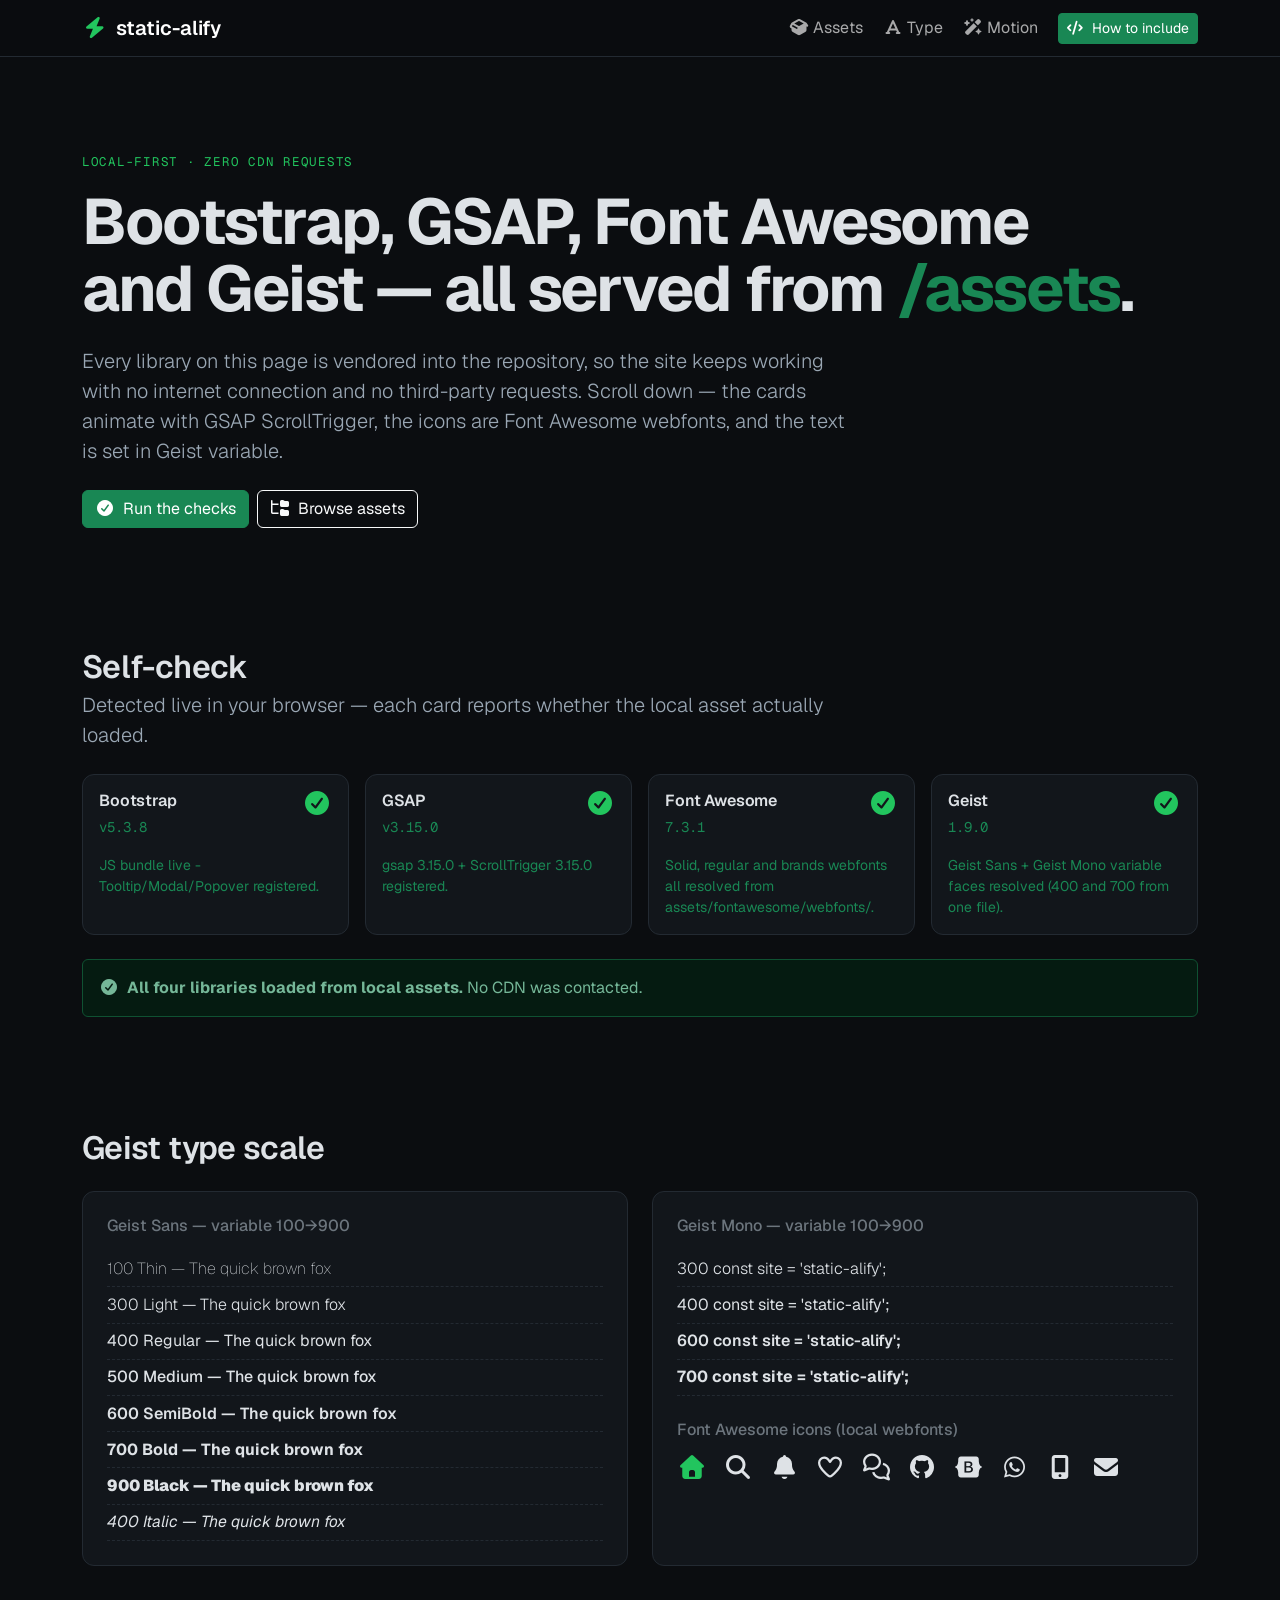
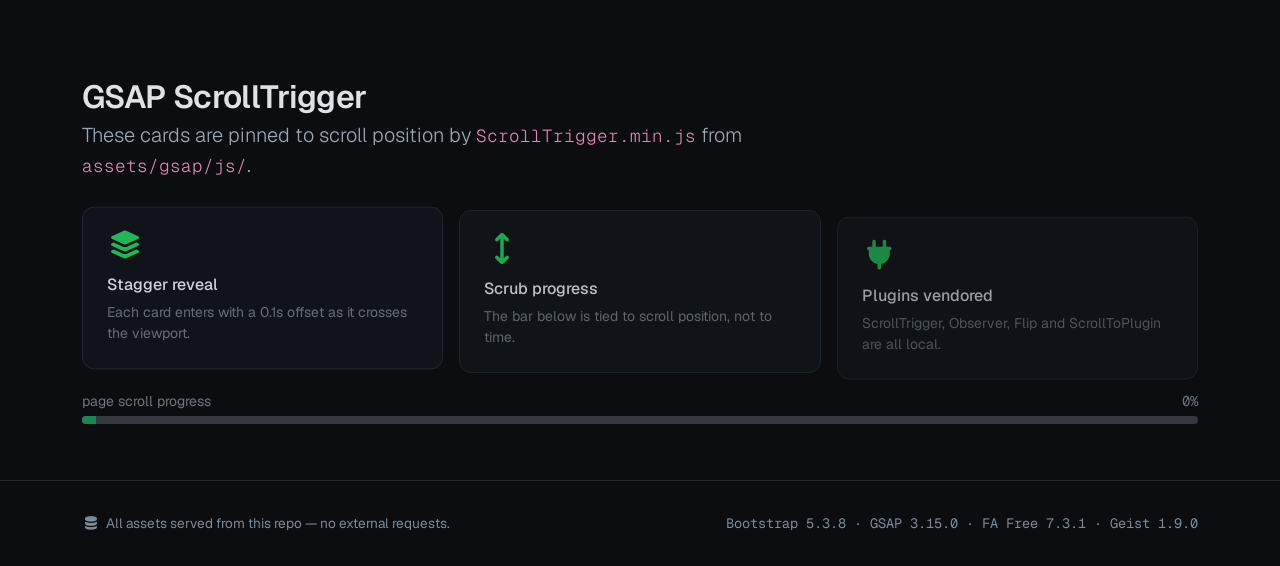
<file: asset-check.html>
<!doctype html>
<html lang="en" data-bs-theme="dark">
<head>
  <meta charset="utf-8">
  <meta name="viewport" content="width=device-width, initial-scale=1">
  <title>static-alify &middot; local assets check</title>
  <meta name="description" content="Verification page for the locally vendored Bootstrap, GSAP, Font Awesome and Geist assets.">

  <!-- ===== LOCAL ASSETS ONLY - no CDNs anywhere in this file ===== -->

  <!-- Bootstrap 5.3.8 -->
  <link rel="stylesheet" href="assets/bootstrap/css/bootstrap.min.css">

  <!-- Font Awesome Free 7.3.1 (webfonts resolved from assets/fontawesome/webfonts/) -->
  <link rel="stylesheet" href="assets/fontawesome/css/all.min.css">

  <!-- Geist Font 1.9.0 - variable build (100-900). Swap for assets/geist/geist-static.css if you prefer one file per weight. -->
  <link rel="stylesheet" href="assets/geist/geist.css">

  <style>
    :root {
      --page-bg: #0b0d10;
      --panel-bg: #12161b;
      --line: #232a32;
      --accent: #22c55e;
    }
    html { scroll-behavior: smooth; }
    body {
      font-family: var(--font-geist-sans);
      background-color: var(--page-bg);
      -webkit-font-smoothing: antialiased;
    }
    .font-mono, code, pre, kbd { font-family: var(--font-geist-mono); }

    .navbar { border-bottom: 1px solid var(--line); background: rgba(11,13,16,.85); backdrop-filter: blur(10px); }
    .brand-dot { color: var(--accent); }

    .hero { padding: 6rem 0 4rem; }
    .hero h1 {
      font-weight: 700;
      letter-spacing: -.03em;
      font-size: clamp(2.2rem, 6vw, 4rem);
      line-height: 1.05;
    }
    .eyebrow {
      font-family: var(--font-geist-mono);
      font-size: .78rem;
      letter-spacing: .14em;
      text-transform: uppercase;
      color: var(--accent);
    }
    .lead { color: #9aa7b4; font-weight: 300; max-width: 60ch; }

    .panel {
      background: var(--panel-bg);
      border: 1px solid var(--line);
      border-radius: .75rem;
      height: 100%;
    }
    .panel .card-title { font-weight: 600; letter-spacing: -.01em; }
    .status-icon { font-size: 1.5rem; }
    .ok   { color: var(--accent); }
    .fail { color: #ef4444; }

    section { padding: 3.5rem 0; }
    .section-title { font-weight: 600; letter-spacing: -.02em; }

    .weight-demo span {
      display: block;
      font-family: var(--font-geist-sans);
      border-bottom: 1px dashed var(--line);
      padding: .35rem 0;
    }
    pre.snippet {
      background: #0d1116;
      border: 1px solid var(--line);
      border-radius: .5rem;
      padding: 1rem;
      font-size: .82rem;
      overflow-x: auto;
      color: #cdd9e5;
    }
    footer { border-top: 1px solid var(--line); padding: 2rem 0; color: #7d8b99; font-size: .85rem; }
    /* NOTE: .reveal is intentionally visible by default - GSAP animates it in
       with fromTo(), so content never disappears if JS/GSAP is unavailable. */
  </style>
</head>
<body>

<nav class="navbar navbar-expand-lg sticky-top">
  <div class="container">
    <a class="navbar-brand fw-semibold" href="#">
      <i class="fa-solid fa-bolt brand-dot me-1"></i> static-alify
    </a>
    <button class="navbar-toggler" type="button" data-bs-toggle="collapse" data-bs-target="#nav"
            aria-controls="nav" aria-expanded="false" aria-label="Toggle navigation">
      <span class="navbar-toggler-icon"></span>
    </button>
    <div class="collapse navbar-collapse" id="nav">
      <ul class="navbar-nav ms-auto align-items-lg-center gap-lg-1">
        <li class="nav-item"><a class="nav-link" href="#assets"><i class="fa-solid fa-box-open me-1"></i>Assets</a></li>
        <li class="nav-item"><a class="nav-link" href="#type"><i class="fa-solid fa-font me-1"></i>Type</a></li>
        <li class="nav-item"><a class="nav-link" href="#motion"><i class="fa-solid fa-wand-magic-sparkles me-1"></i>Motion</a></li>
        <li class="nav-item">
          <button type="button" class="btn btn-sm btn-success ms-lg-2" data-bs-toggle="modal" data-bs-target="#howto">
            <i class="fa-solid fa-code me-1"></i> How to include
          </button>
        </li>
      </ul>
    </div>
  </div>
</nav>

<header class="hero">
  <div class="container">
    <p class="eyebrow mb-3">Local-first &middot; zero CDN requests</p>
    <h1 class="reveal">Bootstrap, GSAP, Font&nbsp;Awesome<br>and Geist &mdash; all served from <span class="text-success">/assets</span>.</h1>
    <p class="lead mt-4 reveal">
      Every library on this page is vendored into the repository, so the site keeps working with no
      internet connection and no third-party requests. Scroll down &mdash; the cards animate with GSAP
      ScrollTrigger, the icons are Font Awesome webfonts, and the text is set in Geist variable.
    </p>
    <div class="d-flex flex-wrap gap-2 mt-4 reveal">
      <a href="#assets" class="btn btn-success"><i class="fa-solid fa-circle-check me-1"></i> Run the checks</a>
      <a href="assets/" class="btn btn-outline-light"><i class="fa-solid fa-folder-tree me-1"></i> Browse assets</a>
    </div>
  </div>
</header>

<main>
  <section id="assets">
    <div class="container">
      <h2 class="section-title mb-1">Self-check</h2>
      <p class="lead mb-4">
        Detected live in your browser &mdash; each card reports whether the local asset actually loaded.
      </p>
      <div class="row g-3" id="checks">
        <div class="col-md-6 col-lg-3">
          <div class="panel p-3 h-100">
            <div class="d-flex justify-content-between align-items-start">
              <div>
                <h3 class="card-title h6 mb-1">Bootstrap</h3>
                <code class="small text-secondary" data-role="ver">5.3.8</code>
              </div>
              <i class="fa-solid fa-spinner fa-spin status-icon text-secondary" data-role="icon"></i>
            </div>
            <p class="small text-secondary mt-3 mb-0" data-role="detail">checking&hellip;</p>
          </div>
        </div>
        <div class="col-md-6 col-lg-3">
          <div class="panel p-3 h-100">
            <div class="d-flex justify-content-between align-items-start">
              <div>
                <h3 class="card-title h6 mb-1">GSAP</h3>
                <code class="small text-secondary" data-role="ver">3.15.0</code>
              </div>
              <i class="fa-solid fa-spinner fa-spin status-icon text-secondary" data-role="icon"></i>
            </div>
            <p class="small text-secondary mt-3 mb-0" data-role="detail">checking&hellip;</p>
          </div>
        </div>
        <div class="col-md-6 col-lg-3">
          <div class="panel p-3 h-100">
            <div class="d-flex justify-content-between align-items-start">
              <div>
                <h3 class="card-title h6 mb-1">Font Awesome</h3>
                <code class="small text-secondary" data-role="ver">7.3.1</code>
              </div>
              <i class="fa-solid fa-spinner fa-spin status-icon text-secondary" data-role="icon"></i>
            </div>
            <p class="small text-secondary mt-3 mb-0" data-role="detail">checking&hellip;</p>
          </div>
        </div>
        <div class="col-md-6 col-lg-3">
          <div class="panel p-3 h-100">
            <div class="d-flex justify-content-between align-items-start">
              <div>
                <h3 class="card-title h6 mb-1">Geist</h3>
                <code class="small text-secondary" data-role="ver">1.9.0</code>
              </div>
              <i class="fa-solid fa-spinner fa-spin status-icon text-secondary" data-role="icon"></i>
            </div>
            <p class="small text-secondary mt-3 mb-0" data-role="detail">checking&hellip;</p>
          </div>
        </div>
      </div>

      <div class="alert alert-success d-none mt-4 mb-0" id="allok" role="alert">
        <i class="fa-solid fa-circle-check me-1"></i>
        <strong>All four libraries loaded from local assets.</strong>
        No CDN was contacted.
      </div>
    </div>
  </section>

  <section id="type">
    <div class="container">
      <h2 class="section-title mb-4">Geist type scale</h2>
      <div class="row g-4">
        <div class="col-lg-6">
          <div class="panel p-4">
            <h3 class="h6 text-secondary mb-3">Geist Sans &mdash; variable 100&rarr;900</h3>
            <div class="weight-demo">
              <span style="font-weight:100">100 Thin &mdash; The quick brown fox</span>
              <span style="font-weight:300">300 Light &mdash; The quick brown fox</span>
              <span style="font-weight:400">400 Regular &mdash; The quick brown fox</span>
              <span style="font-weight:500">500 Medium &mdash; The quick brown fox</span>
              <span style="font-weight:600">600 SemiBold &mdash; The quick brown fox</span>
              <span style="font-weight:700">700 Bold &mdash; The quick brown fox</span>
              <span style="font-weight:900">900 Black &mdash; The quick brown fox</span>
              <span style="font-weight:400;font-style:italic">400 Italic &mdash; The quick brown fox</span>
            </div>
          </div>
        </div>
        <div class="col-lg-6">
          <div class="panel p-4">
            <h3 class="h6 text-secondary mb-3">Geist Mono &mdash; variable 100&rarr;900</h3>
            <div class="weight-demo font-mono">
              <span style="font-weight:300">300 const site = 'static-alify';</span>
              <span style="font-weight:400">400 const site = 'static-alify';</span>
              <span style="font-weight:600">600 const site = 'static-alify';</span>
              <span style="font-weight:700">700 const site = 'static-alify';</span>
            </div>
            <h3 class="h6 text-secondary mt-4 mb-3">Font Awesome icons (local webfonts)</h3>
            <div class="d-flex flex-wrap gap-3 fs-4">
              <i class="fa-solid fa-house ok" title="fa-solid"></i>
              <i class="fa-solid fa-magnifying-glass"></i>
              <i class="fa-solid fa-bell"></i>
              <i class="fa-regular fa-heart"></i>
              <i class="fa-regular fa-comments"></i>
              <i class="fa-brands fa-github"></i>
              <i class="fa-brands fa-bootstrap"></i>
              <i class="fa-brands fa-whatsapp"></i>
              <i class="fa-solid fa-mobile-screen-button"></i>
              <i class="fa-solid fa-envelope"></i>
            </div>
          </div>
        </div>
      </div>
    </div>
  </section>

  <section id="motion">
    <div class="container">
      <h2 class="section-title mb-1">GSAP ScrollTrigger</h2>
      <p class="lead mb-4">These cards are pinned to scroll position by <code>ScrollTrigger.min.js</code> from <code>assets/gsap/js/</code>.</p>
      <div class="row g-3" id="motionCards">
        <div class="col-md-4"><div class="panel p-4 h-100"><i class="fa-solid fa-layer-group ok fs-3 mb-3"></i><h3 class="h6">Stagger reveal</h3><p class="small text-secondary mb-0">Each card enters with a 0.1s offset as it crosses the viewport.</p></div></div>
        <div class="col-md-4"><div class="panel p-4 h-100"><i class="fa-solid fa-arrows-up-down ok fs-3 mb-3"></i><h3 class="h6">Scrub progress</h3><p class="small text-secondary mb-0">The bar below is tied to scroll position, not to time.</p></div></div>
        <div class="col-md-4"><div class="panel p-4 h-100"><i class="fa-solid fa-plug ok fs-3 mb-3"></i><h3 class="h6">Plugins vendored</h3><p class="small text-secondary mb-0">ScrollTrigger, Observer, Flip and ScrollToPlugin are all local.</p></div></div>
      </div>
      <div class="mt-4">
        <div class="d-flex justify-content-between small text-secondary mb-1">
          <span>page scroll progress</span><span class="font-mono" id="pct">0%</span>
        </div>
        <div class="progress" role="progressbar" aria-label="Scroll progress" aria-valuenow="0" aria-valuemin="0" aria-valuemax="100" style="height:8px">
          <div class="progress-bar bg-success" id="bar" style="width:0%"></div>
        </div>
      </div>
    </div>
  </section>
</main>

<footer>
  <div class="container d-flex flex-wrap justify-content-between gap-2">
    <span><i class="fa-solid fa-database me-1"></i> All assets served from this repo &mdash; no external requests.</span>
    <span class="font-mono">Bootstrap 5.3.8 &middot; GSAP 3.15.0 &middot; FA Free 7.3.1 &middot; Geist 1.9.0</span>
  </div>
</footer>

<!-- Modal (Bootstrap JS) -->
<div class="modal fade" id="howto" tabindex="-1" aria-labelledby="howtoLabel" aria-hidden="true">
  <div class="modal-dialog modal-lg modal-dialog-centered">
    <div class="modal-content">
      <div class="modal-header">
        <h5 class="modal-title" id="howtoLabel">Copy these tags into your page</h5>
        <button type="button" class="btn-close" data-bs-dismiss="modal" aria-label="Close"></button>
      </div>
      <div class="modal-body">
<pre class="snippet mb-0">&lt;!-- head --&gt;
&lt;link rel="stylesheet" href="assets/geist/geist.css"&gt;
&lt;link rel="stylesheet" href="assets/bootstrap/css/bootstrap.min.css"&gt;
&lt;link rel="stylesheet" href="assets/fontawesome/css/all.min.css"&gt;

&lt;!-- before &lt;/body&gt; --&gt;
&lt;script src="assets/gsap/js/gsap.min.js"&gt;&lt;/script&gt;
&lt;script src="assets/gsap/js/ScrollTrigger.min.js"&gt;&lt;/script&gt;
&lt;script src="assets/bootstrap/js/bootstrap.bundle.min.js"&gt;&lt;/script&gt;

&lt;style&gt;
  body { font-family: var(--font-geist-sans); }
&lt;/style&gt;</pre>
      </div>
    </div>
  </div>
</div>

<!-- JS: all local -->
<script src="assets/gsap/js/gsap.min.js"></script>
<script src="assets/gsap/js/ScrollTrigger.min.js"></script>
<script src="assets/bootstrap/js/bootstrap.bundle.min.js"></script>

<script>
(function () {
  "use strict";

  /* ---------- asset self-checks (no network calls, pure DOM/font detection) ---------- */
  var cards = document.querySelectorAll('#checks .panel');
  var results = [];

  function paint(i, ok, detail, version) {
    var card = cards[i];
    var icon = card.querySelector('[data-role="icon"]');
    var det  = card.querySelector('[data-role="detail"]');
    var ver  = card.querySelector('[data-role="ver"]');
    icon.className = 'status-icon fa-solid ' + (ok ? 'fa-circle-check ok' : 'fa-circle-xmark fail');
    det.textContent = detail;
    det.classList.toggle('text-secondary', !ok);
    det.classList.toggle('text-success', ok);
    if (version) { ver.textContent = version; ver.classList.add('text-success'); }
    results.push(ok);
    if (results.length === cards.length && results.every(Boolean)) {
      document.getElementById('allok').classList.remove('d-none');
    }
  }

  // 1. Bootstrap
  var bs = window.bootstrap;
  paint(0, !!(bs && bs.Tooltip),
        bs && bs.Tooltip ? 'JS bundle live - Tooltip/Modal/Popover registered.' : 'bootstrap.bundle.min.js did not load.',
        bs && bs.Tooltip && bs.Tooltip.VERSION ? 'v' + bs.Tooltip.VERSION : null);

  // 2. GSAP
  var g = window.gsap;
  paint(1, !!(g && window.ScrollTrigger),
        g ? 'gsap ' + g.version + ' + ScrollTrigger ' + (window.ScrollTrigger ? window.ScrollTrigger.version : '?') + ' registered.'
          : 'gsap.min.js did not load.',
        g ? 'v' + g.version : null);

  /* 3 + 4. Font-based checks.
     We use document.fonts.load(), which resolves with the FontFace objects it
     actually matched. An empty array means the family was never declared or the
     webfont file 404'd. (Measuring a rendered .fa-solid element does NOT work:
     Font Awesome 7 pins icon width to var(--fa-width, 1.25em), so the box is the
     same width whether or not the webfont loaded.) */
  function facesLoaded(spec, text) {
    if (!document.fonts || !document.fonts.load) { return Promise.resolve(null); }
    return document.fonts.load(spec, text || 'A').then(function (f) { return f.length > 0; },
                                                       function () { return false; });
  }

  Promise.all([
    facesLoaded('900 16px "Font Awesome 7 Free"', '\uf015'),   // fa-house (solid)
    facesLoaded('400 16px "Font Awesome 7 Free"', '\uf111'),   // fa-circle (regular)
    facesLoaded('400 16px "Font Awesome 7 Brands"', '\uf09b')  // fa-github (brands)
  ]).then(function (r) {
    var names = ['solid', 'regular', 'brands'];
    var got = r.filter(Boolean).length;
    paint(2, got === 3,
          got === 3 ? 'Solid, regular and brands webfonts all resolved from assets/fontawesome/webfonts/.'
                    : 'Only ' + got + '/3 styles resolved (' + names.filter(function (_, i) { return r[i]; }).join(', ') + ').',
          got === 3 ? '7.3.1' : null);
  });

  Promise.all([
    facesLoaded('400 16px Geist'),
    facesLoaded('700 16px Geist'),
    facesLoaded('400 16px "Geist Mono"')
  ]).then(function (r) {
    var ok = r[0] && r[1] && r[2];
    paint(3, ok,
          ok ? 'Geist Sans + Geist Mono variable faces resolved (400 and 700 from one file).'
             : 'Geist faces did not resolve - check assets/geist/geist.css paths.',
          ok ? '1.9.0' : null);
  });

  /* ---------- GSAP motion ---------- */
  if (window.gsap) {
    gsap.registerPlugin(window.ScrollTrigger);

    gsap.fromTo('.hero .reveal',
      { opacity: 0, y: 24 },
      { opacity: 1, y: 0, duration: 0.9, ease: 'power3.out', stagger: 0.12, delay: 0.1 }
    );

    if (window.ScrollTrigger) {
      gsap.utils.toArray('#motionCards .col-md-4').forEach(function (card, i) {
        gsap.fromTo(card,
          { opacity: 0, y: 40 },
          {
            opacity: 1, y: 0, duration: 0.8, ease: 'power3.out', delay: i * 0.1,
            scrollTrigger: { trigger: card, start: 'top 88%' }
          });
      });

      gsap.to('#bar', {
        width: '100%', ease: 'none',
        scrollTrigger: {
          trigger: document.body, start: 'top top', end: 'bottom bottom', scrub: 0.3,
          onUpdate: function (self) {
            var p = Math.round(self.progress * 100);
            document.getElementById('pct').textContent = p + '%';
            document.querySelector('.progress').setAttribute('aria-valuenow', p);
          }
        }
      });
    }
  }
})();
</script>
</body>
</html>
</file>
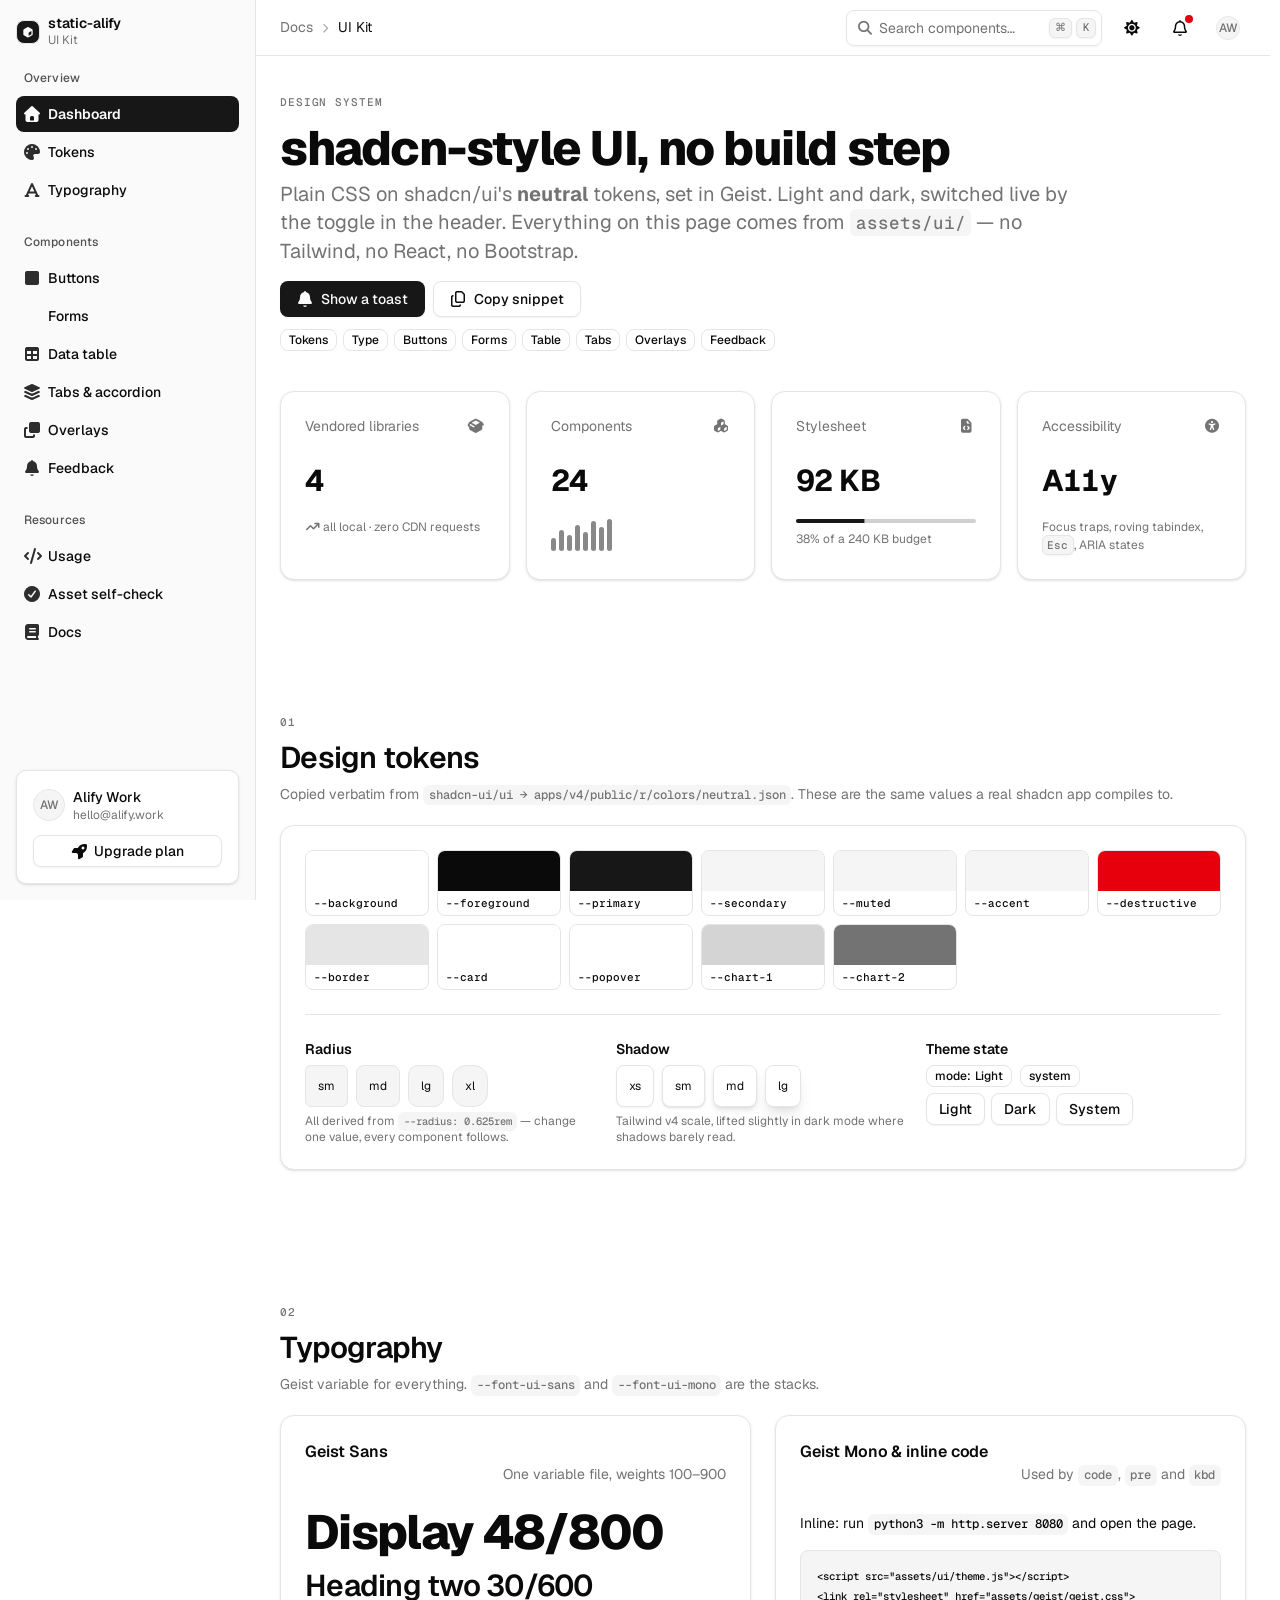
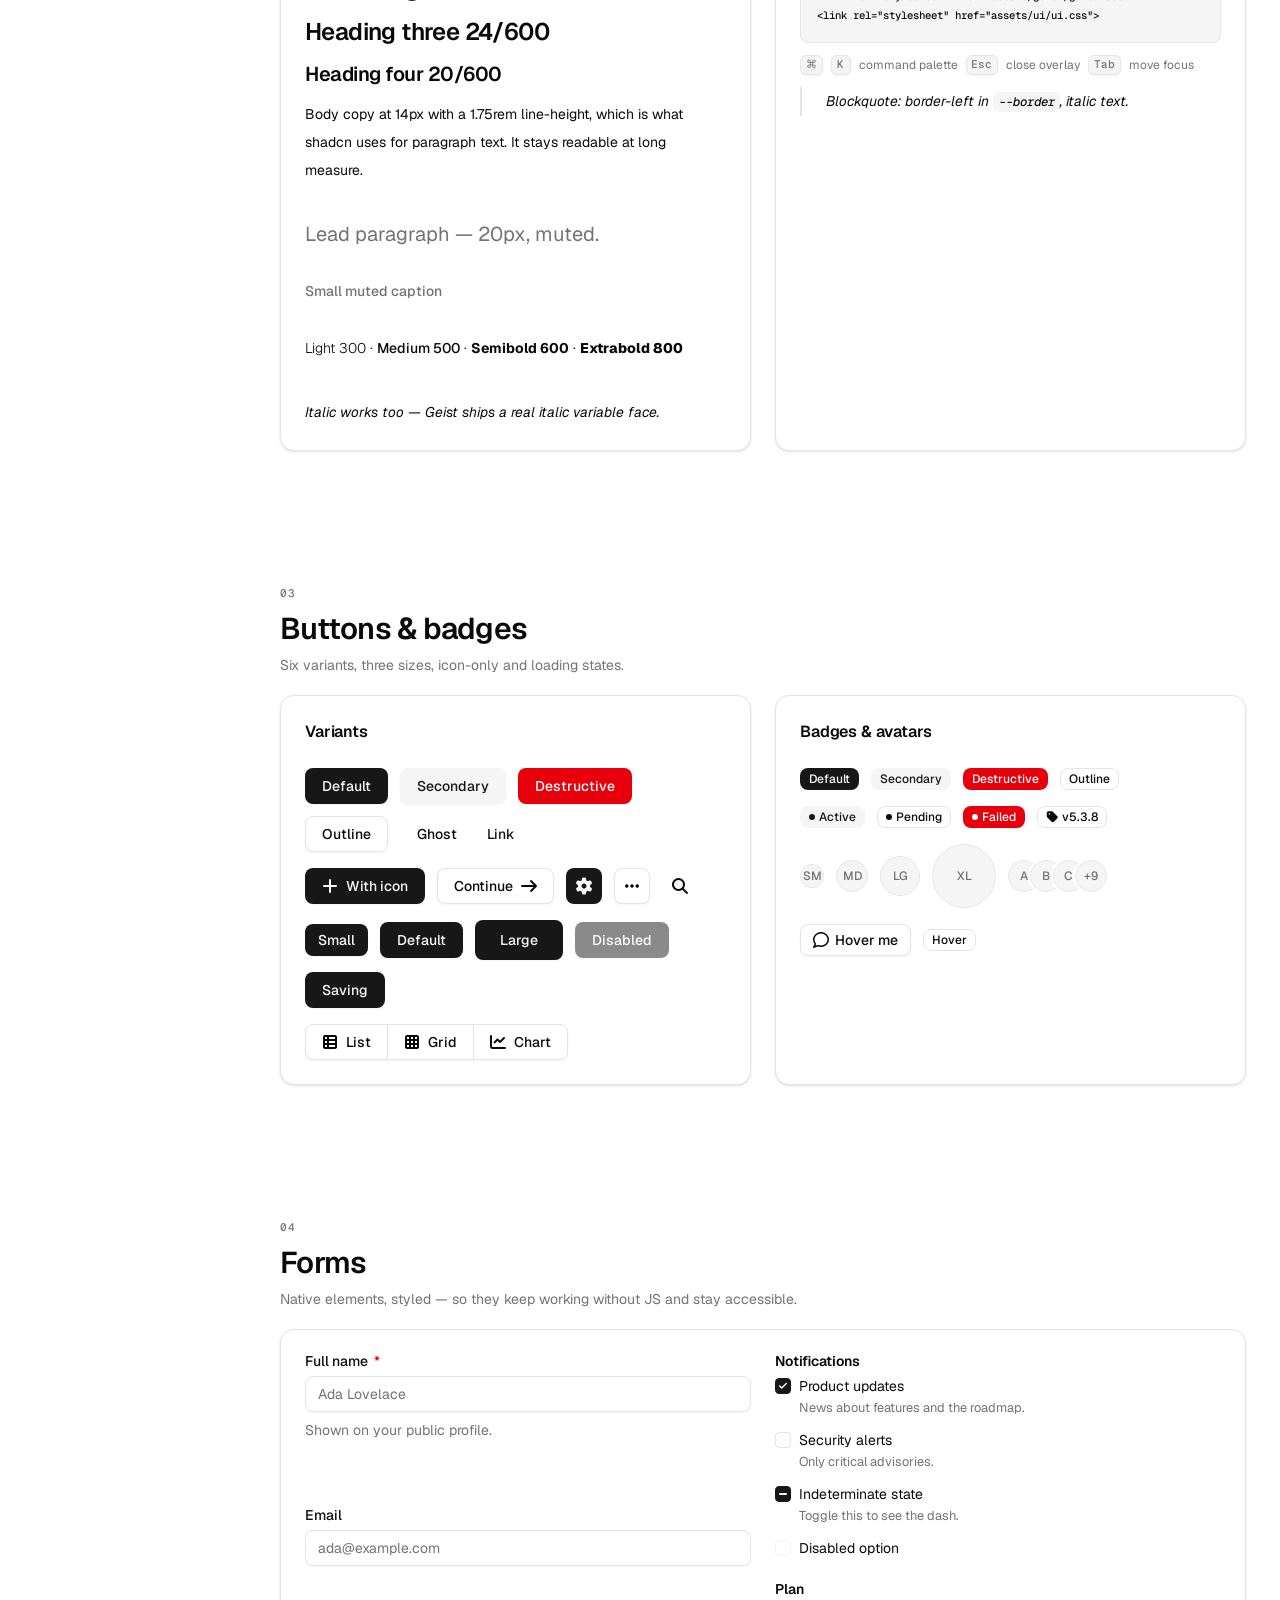
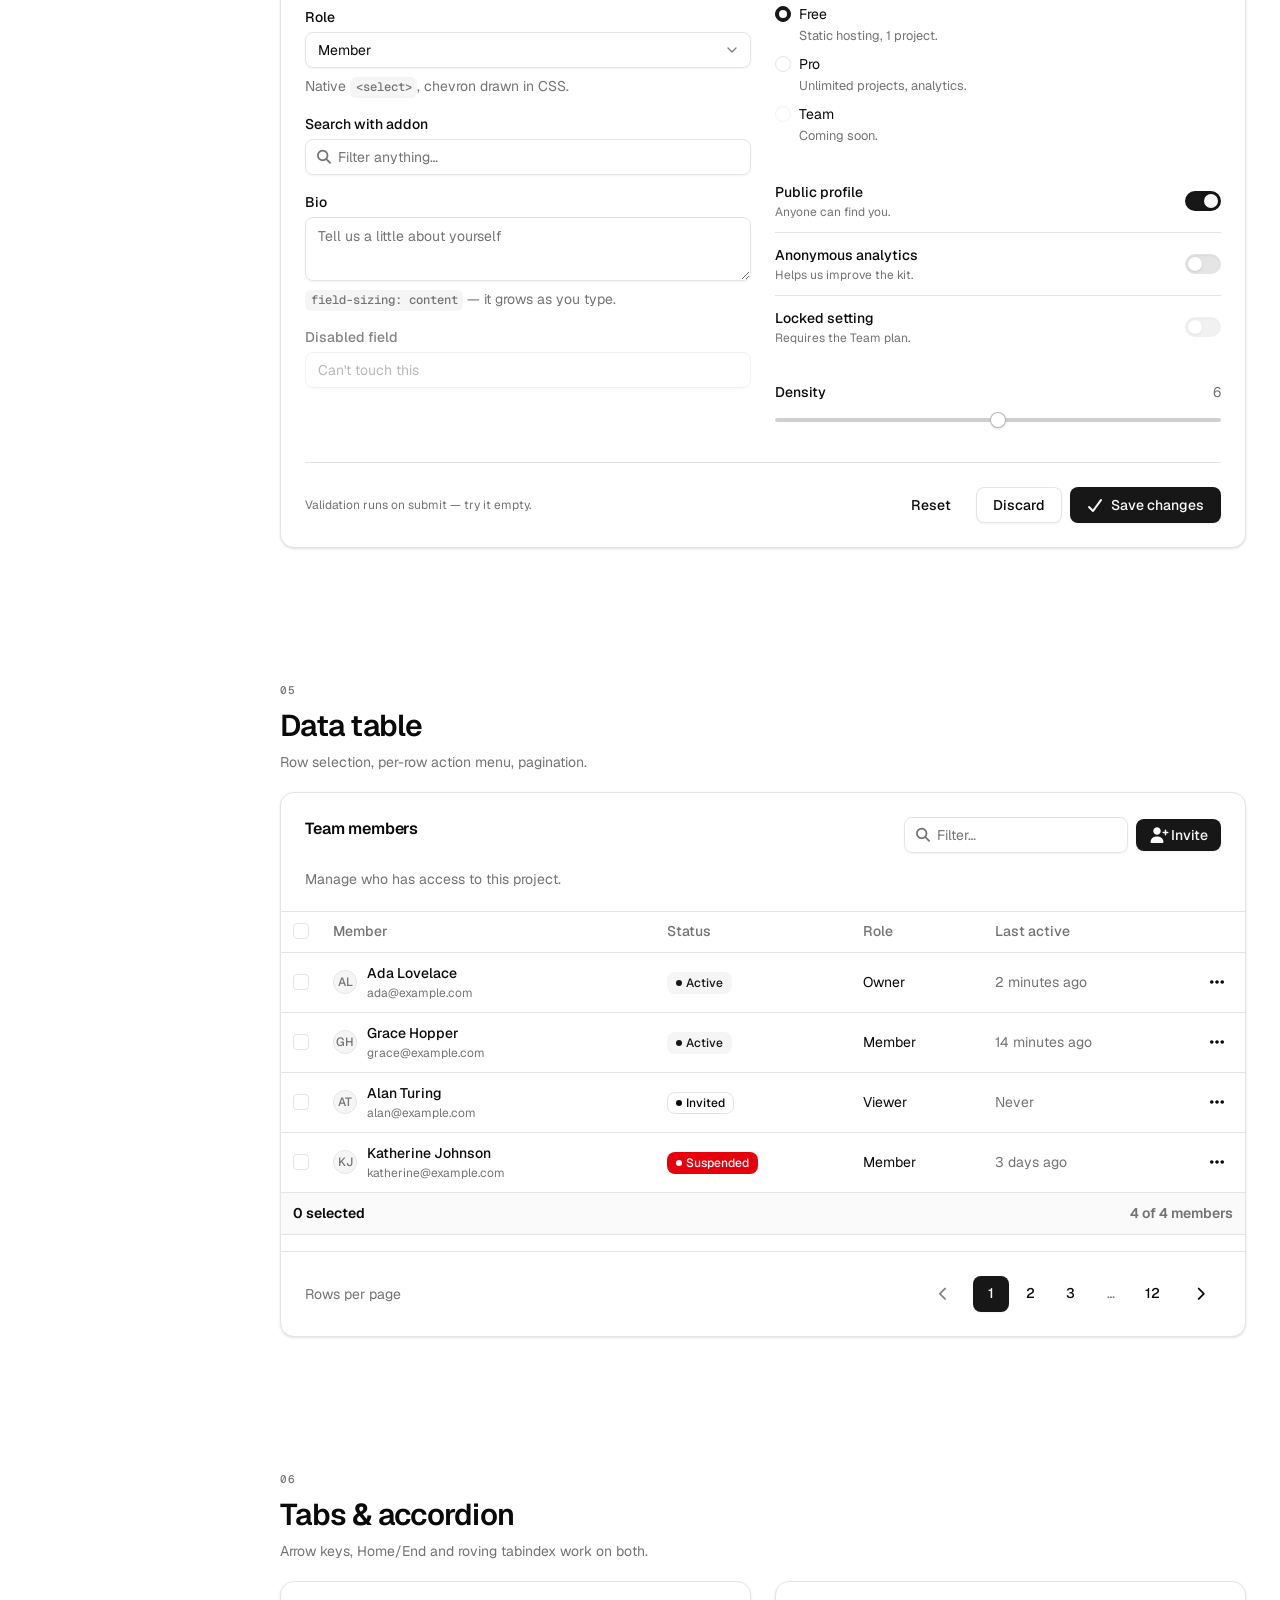
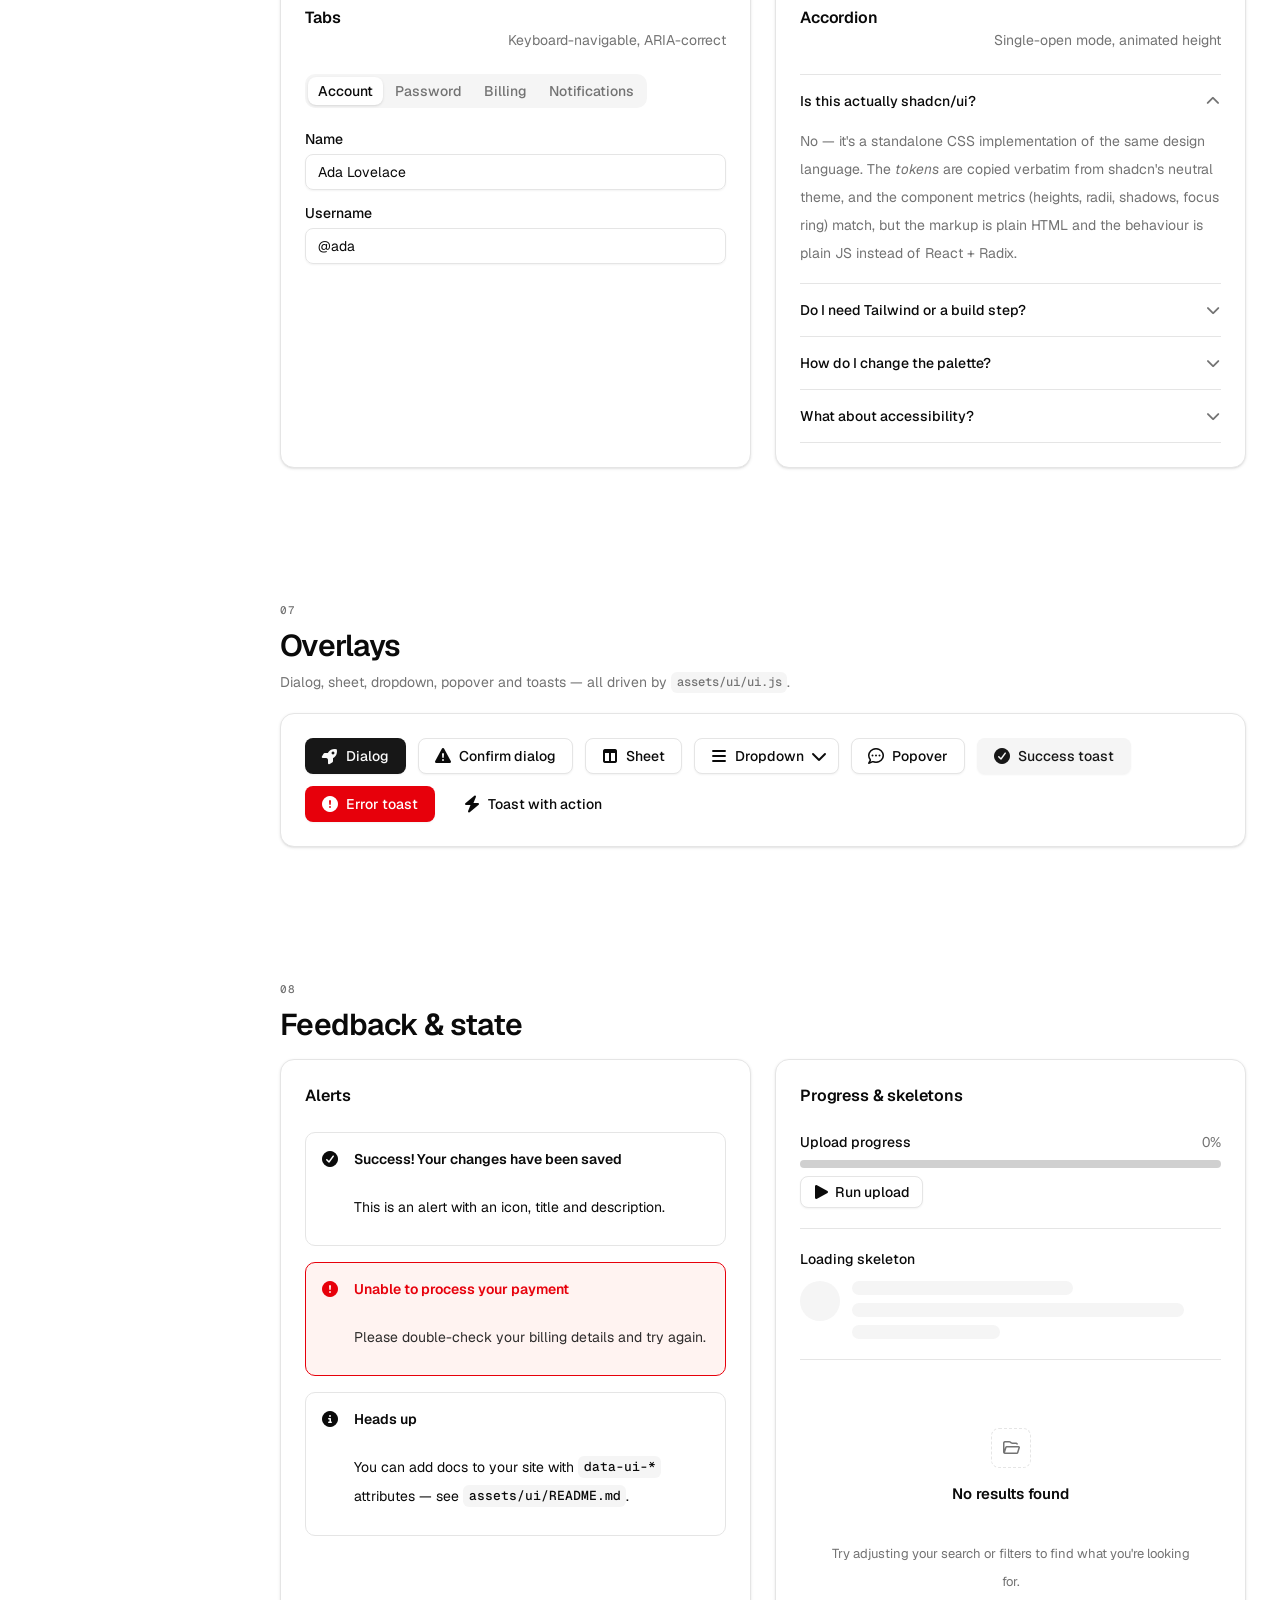
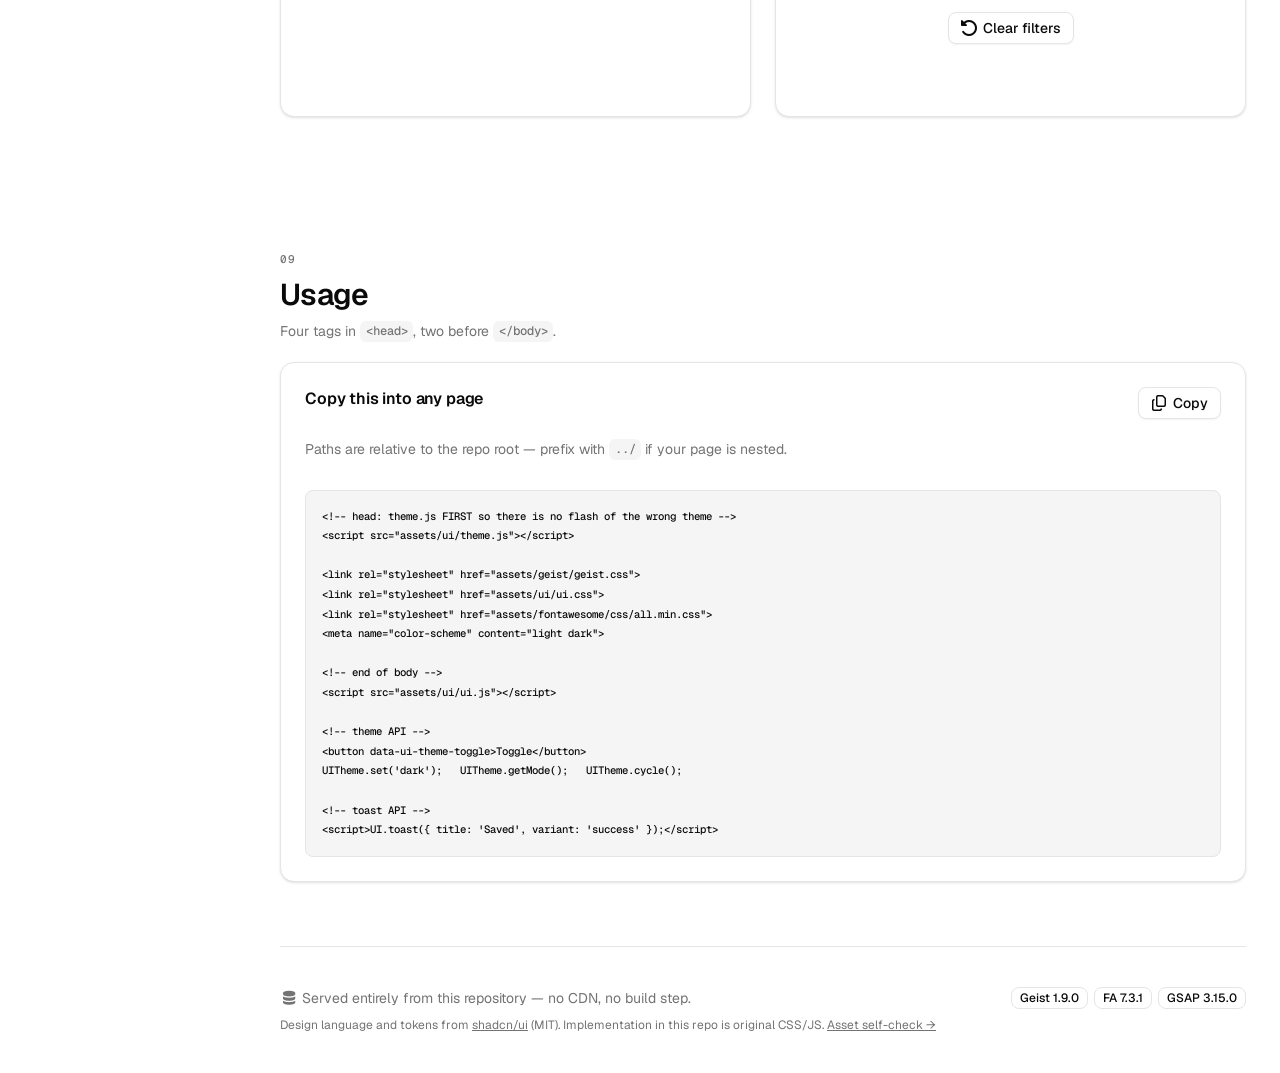
<file: ui.html>
<!doctype html>
<html lang="en">
<head>
  <meta charset="utf-8">
  <meta name="viewport" content="width=device-width, initial-scale=1">
  <meta name="color-scheme" content="light dark">
  <title>UI Kit &middot; static-alify</title>
  <meta name="description" content="A standalone shadcn/ui-style design system built on the locally vendored Geist font, Font Awesome icons and GSAP. No Tailwind, no React, no build step.">

  <!-- Theme BEFORE stylesheets: writes data-theme on <html> pre-paint, so
       there is no flash of the wrong theme. Must stay synchronous. -->
  <script src="assets/ui/theme.js"></script>

  <!-- Local assets only - no CDN anywhere on this page -->
  <link rel="stylesheet" href="assets/geist/geist.css">
  <link rel="stylesheet" href="assets/ui/ui.css">
  <link rel="stylesheet" href="assets/fontawesome/css/all.min.css">

  <style>
    /* ------------------------------------------------------------------
       Page-specific extras ONLY. Nothing here is part of the design
       system - if you find yourself adding rules like these often, they
       probably belong in assets/ui/ui.css instead.
       ------------------------------------------------------------------ */
    .spark { display: flex; align-items: flex-end; gap: 3px; height: 2rem; }
    .spark span { width: 5px; border-radius: var(--radius-full); background-color: var(--chart-2); opacity: .85; }
    .swatch-grid { display: grid; grid-template-columns: repeat(auto-fill, minmax(7rem, 1fr)); gap: .5rem; }
    .swatch { border: 1px solid var(--border); border-radius: var(--radius-md); overflow: hidden; }
    .swatch-chip { height: 2.5rem; }
    .swatch-meta { padding: .375rem .5rem; font-size: .6875rem; line-height: 1.1; }
    .swatch-meta code { background: none; padding: 0; font-size: .6875rem; }
    .demo-grid { display: grid; gap: 1.5rem; }
    @media (min-width: 1024px) { .demo-grid { grid-template-columns: repeat(2, minmax(0, 1fr)); } }
    .showcase { display: flex; flex-wrap: wrap; align-items: center; gap: .75rem; }
    .page-head { padding-block: 2rem 1rem; }
    .section-label {
      font-family: var(--font-ui-mono);
      font-size: .6875rem; font-weight: 500;
      letter-spacing: .08em; text-transform: uppercase;
      color: var(--muted-foreground);
    }
    .anchor-nav { display: flex; flex-wrap: wrap; gap: .375rem; }
    .stat-value { font-size: 1.875rem; font-weight: 700; letter-spacing: -.02em; line-height: 1.1; font-variant-numeric: tabular-nums; }
    .delta-up { color: var(--chart-2); }
    .delta-down { color: var(--destructive); }
  </style>
</head>
<body>

<div class="shell">

  <!-- ============================ SIDEBAR ============================ -->
  <aside class="sidebar" id="sidebar-desktop">
    <div class="sidebar-header">
      <span class="avatar avatar-sm" style="background-color: var(--primary); color: var(--primary-foreground); border-radius: var(--radius-md);">
        <i class="fa-solid fa-cube"></i>
      </span>
      <div class="stack" style="gap:.125rem">
        <span class="text-sm font-semibold" style="line-height:1">static-alify</span>
        <span class="text-xs text-muted-foreground">UI Kit</span>
      </div>
      <div class="grow"></div>
      <button type="button" class="btn btn-ghost btn-icon btn-sm lg:hidden" data-ui-open="sidebar-sheet" aria-label="Close menu">
        <i class="fa-solid fa-xmark"></i>
      </button>
    </div>

    <div class="sidebar-content">
      <nav class="stack" style="gap:1.25rem">
        <div>
          <p class="sidebar-group-label">Overview</p>
          <div class="sidebar-menu">
            <a class="sidebar-item" href="#top" aria-current="page"><i class="fa-solid fa-house"></i> Dashboard</a>
            <a class="sidebar-item" href="#tokens"><i class="fa-solid fa-palette"></i> Tokens</a>
            <a class="sidebar-item" href="#typography"><i class="fa-solid fa-font"></i> Typography</a>
          </div>
        </div>
        <div>
          <p class="sidebar-group-label">Components</p>
          <div class="sidebar-menu">
            <a class="sidebar-item" href="#buttons"><i class="fa-solid fa-square"></i> Buttons</a>
            <a class="sidebar-item" href="#forms"><i class="fa-solid fa-input-text"></i> Forms</a>
            <a class="sidebar-item" href="#data"><i class="fa-solid fa-table"></i> Data table</a>
            <a class="sidebar-item" href="#tabs"><i class="fa-solid fa-layer-group"></i> Tabs &amp; accordion</a>
            <a class="sidebar-item" href="#overlays"><i class="fa-solid fa-clone"></i> Overlays</a>
            <a class="sidebar-item" href="#feedback"><i class="fa-solid fa-bell"></i> Feedback</a>
          </div>
        </div>
        <div>
          <p class="sidebar-group-label">Resources</p>
          <div class="sidebar-menu">
            <a class="sidebar-item" href="#usage"><i class="fa-solid fa-code"></i> Usage</a>
            <a class="sidebar-item" href="asset-check.html"><i class="fa-solid fa-circle-check"></i> Asset self-check</a>
            <a class="sidebar-item" href="assets/ui/README.md"><i class="fa-solid fa-book"></i> Docs</a>
          </div>
        </div>
      </nav>

      <div class="grow"></div>

      <div class="card" style="gap:.75rem; padding:1rem; border-radius: var(--radius-lg);">
        <div class="row">
          <span class="avatar"><span class="avatar-fallback">AW</span></span>
          <div class="stack grow" style="gap:0; min-width:0">
            <span class="text-sm font-medium truncate">Alify Work</span>
            <span class="text-xs text-muted-foreground truncate">hello@alify.work</span>
          </div>
        </div>
        <button type="button" class="btn btn-outline btn-sm btn-block" data-ui-open="upgrade-dialog">
          <i class="fa-solid fa-rocket"></i> Upgrade plan
        </button>
      </div>
    </div>
  </aside>

  <div class="shell-main">

    <!-- ============================ TOPBAR ============================ -->
    <header class="topbar">
      <button type="button" class="btn btn-ghost btn-icon btn-sm lg:hidden" data-ui-open="sidebar-sheet" aria-label="Open menu">
        <i class="fa-solid fa-bars"></i>
      </button>

      <nav aria-label="Breadcrumb" class="breadcrumb">
        <ol class="breadcrumb-list">
          <li class="breadcrumb-item"><a class="breadcrumb-link" href="#top">Docs</a></li>
          <li aria-hidden="true" class="breadcrumb-separator"><i class="fa-solid fa-chevron-right" style="font-size:.625rem"></i></li>
          <li class="breadcrumb-item"><span class="breadcrumb-page" aria-current="page">UI Kit</span></li>
        </ol>
      </nav>

      <div class="grow"></div>

      <div class="input-group hidden lg:flex" style="width:16rem">
        <span class="input-group-icon"><i class="fa-solid fa-magnifying-glass"></i></span>
        <input class="input" type="search" placeholder="Search components…" aria-label="Search components" style="padding-right:3.5rem">
        <span class="input-group-action"><kbd>⌘</kbd><kbd>K</kbd></span>
      </div>

      <button type="button" class="btn btn-ghost btn-icon theme-toggle" data-ui-theme-toggle aria-label="Toggle theme">
        <span class="icon-sun"><i class="fa-solid fa-sun"></i></span>
        <span class="icon-moon"><i class="fa-solid fa-moon"></i></span>
      </button>

      <div data-ui-dropdown class="dropdown">
        <button type="button" class="btn btn-ghost btn-icon" data-ui-dropdown-trigger aria-label="Notifications" style="position:relative">
          <i class="fa-regular fa-bell"></i>
          <span class="badge badge-destructive" style="position:absolute; top:.25rem; right:.25rem; width:.5rem; height:.5rem; padding:0; border-radius:var(--radius-full)"></span>
        </button>
        <div class="dropdown-content w-menu" data-ui-dropdown-content role="menu">
          <p class="dropdown-label">Notifications</p>
          <div class="dropdown-separator"></div>
          <button class="dropdown-item" role="menuitem">
            <i class="fa-solid fa-code-branch"></i>
            <span class="stack grow" style="gap:0">
              <span>PR #1 is ready for review</span>
              <span class="text-xs text-muted-foreground">2 minutes ago</span>
            </span>
          </button>
          <button class="dropdown-item" role="menuitem">
            <i class="fa-solid fa-download"></i>
            <span class="stack grow" style="gap:0">
              <span>4 libraries vendored locally</span>
              <span class="text-xs text-muted-foreground">1 hour ago</span>
            </span>
          </button>
          <div class="dropdown-separator"></div>
          <button class="dropdown-item" role="menuitem">
            <i class="fa-solid fa-list-check"></i> Mark all as read
          </button>
        </div>
      </div>

      <div data-ui-dropdown class="dropdown">
        <button type="button" class="btn btn-ghost btn-icon" data-ui-dropdown-trigger aria-label="Account menu" style="padding:0">
          <span class="avatar avatar-sm"><span class="avatar-fallback">AW</span></span>
        </button>
        <div class="dropdown-content w-menu" data-ui-dropdown-content role="menu">
          <p class="dropdown-sub-label">Signed in as</p>
          <p class="dropdown-label" style="padding-bottom:.5rem">hello@alify.work</p>
          <div class="dropdown-separator"></div>
          <button class="dropdown-item" role="menuitem"><i class="fa-regular fa-user"></i> Profile</button>
          <button class="dropdown-item" role="menuitem"><i class="fa-solid fa-gear"></i> Settings <span class="dropdown-item-trailing">⌘S</span></button>
          <div class="dropdown-separator"></div>
          <button class="dropdown-item" role="menuitemcheckbox" aria-checked="true">
            <span class="dropdown-indicator"><i class="fa-solid fa-check"></i></span> Dark mode follows system
          </button>
          <div class="dropdown-separator"></div>
          <button class="dropdown-item dropdown-item-destructive" role="menuitem"><i class="fa-solid fa-right-from-bracket"></i> Log out</button>
        </div>
      </div>
    </header>

    <!-- ============================= MAIN ============================= -->
    <main class="container grow" id="top">

      <div class="page-head stack" style="gap:.75rem">
        <div class="row wrap between" style="gap:1rem">
          <div class="stack" style="gap:.5rem">
            <p class="section-label">Design system</p>
            <h1 style="letter-spacing:-.03em">shadcn-style UI, no build step</h1>
            <p class="lead" style="max-width:62ch">
              Plain CSS on shadcn/ui's <strong>neutral</strong> tokens, set in Geist. Light and dark,
              switched live by the toggle in the header. Everything on this page comes from
              <code>assets/ui/</code> — no Tailwind, no React, no Bootstrap.
            </p>
          </div>
          <div class="row wrap" style="gap:.5rem">
            <button type="button" class="btn" id="hero-toast">
              <i class="fa-solid fa-bell"></i> Show a toast
            </button>
            <button type="button" class="btn btn-outline" data-ui-copy="npm run nothing — this is a static site" data-ui-copy-target="">
              <i class="fa-regular fa-copy"></i> <span data-ui-copy-label>Copy snippet</span>
            </button>
          </div>
        </div>
        <div class="anchor-nav">
          <a class="badge badge-outline" href="#tokens">Tokens</a>
          <a class="badge badge-outline" href="#typography">Type</a>
          <a class="badge badge-outline" href="#buttons">Buttons</a>
          <a class="badge badge-outline" href="#forms">Forms</a>
          <a class="badge badge-outline" href="#data">Table</a>
          <a class="badge badge-outline" href="#tabs">Tabs</a>
          <a class="badge badge-outline" href="#overlays">Overlays</a>
          <a class="badge badge-outline" href="#feedback">Feedback</a>
        </div>
      </div>

      <!-- ---------------------------- STATS ---------------------------- -->
      <section class="stack section" style="gap:1rem; padding-top:1.5rem">
        <div class="grid grid-cols-1 md:grid-cols-2 lg:grid-cols-4" style="gap:1rem" data-reveal-group>
          <article class="card" style="gap:1rem">
            <div class="card-header">
              <div class="stack" style="gap:.25rem">
                <p class="card-description">Vendored libraries</p>
                <p class="stat-value">4</p>
              </div>
              <span class="card-action"><i class="fa-solid fa-box-open text-muted-foreground"></i></span>
            </div>
            <div class="card-content" style="padding-top:0">
              <p class="text-xs text-muted-foreground"><span class="delta-up"><i class="fa-solid fa-arrow-trend-up"></i> all local</span> &middot; zero CDN requests</p>
            </div>
          </article>

          <article class="card" style="gap:1rem">
            <div class="card-header">
              <div class="stack" style="gap:.25rem">
                <p class="card-description">Components</p>
                <p class="stat-value">24</p>
              </div>
              <span class="card-action"><i class="fa-solid fa-cubes text-muted-foreground"></i></span>
            </div>
            <div class="card-content" style="padding-top:0">
              <div class="spark" aria-hidden="true">
                <span style="height:40%"></span><span style="height:65%"></span><span style="height:50%"></span>
                <span style="height:80%"></span><span style="height:60%"></span><span style="height:95%"></span>
                <span style="height:75%"></span><span style="height:100%"></span>
              </div>
            </div>
          </article>

          <article class="card" style="gap:1rem">
            <div class="card-header">
              <div class="stack" style="gap:.25rem">
                <p class="card-description">Stylesheet</p>
                <p class="stat-value">92 KB</p>
              </div>
              <span class="card-action"><i class="fa-solid fa-file-code text-muted-foreground"></i></span>
            </div>
            <div class="card-content" style="padding-top:0">
              <div class="progress progress-sm" role="progressbar" aria-label="CSS budget used" aria-valuenow="38" aria-valuemin="0" aria-valuemax="100">
                <div class="progress-indicator" style="transform: scaleX(.38)"></div>
              </div>
              <p class="text-xs text-muted-foreground mt-2">38% of a 240 KB budget</p>
            </div>
          </article>

          <article class="card" style="gap:1rem">
            <div class="card-header">
              <div class="stack" style="gap:.25rem">
                <p class="card-description">Accessibility</p>
                <p class="stat-value">A11y</p>
              </div>
              <span class="card-action"><i class="fa-solid fa-universal-access text-muted-foreground"></i></span>
            </div>
            <div class="card-content" style="padding-top:0">
              <p class="text-xs text-muted-foreground">Focus traps, roving tabindex, <kbd>Esc</kbd>, ARIA states</p>
            </div>
          </article>
        </div>
      </section>

      <!-- ---------------------------- TOKENS --------------------------- -->
      <section class="section stack" id="tokens" style="gap:1rem">
        <div class="stack" style="gap:.25rem">
          <p class="section-label">01</p>
          <h2>Design tokens</h2>
          <p class="muted">Copied verbatim from <code>shadcn-ui/ui &rarr; apps/v4/public/r/colors/neutral.json</code>. These are the same values a real shadcn app compiles to.</p>
        </div>
        <div class="card">
          <div class="card-content">
            <div class="swatch-grid">
              <div class="swatch"><div class="swatch-chip bg-background"></div><div class="swatch-meta"><code>--background</code></div></div>
              <div class="swatch"><div class="swatch-chip bg-foreground"></div><div class="swatch-meta"><code>--foreground</code></div></div>
              <div class="swatch"><div class="swatch-chip bg-primary"></div><div class="swatch-meta"><code>--primary</code></div></div>
              <div class="swatch"><div class="swatch-chip bg-secondary"></div><div class="swatch-meta"><code>--secondary</code></div></div>
              <div class="swatch"><div class="swatch-chip bg-muted"></div><div class="swatch-meta"><code>--muted</code></div></div>
              <div class="swatch"><div class="swatch-chip bg-accent"></div><div class="swatch-meta"><code>--accent</code></div></div>
              <div class="swatch"><div class="swatch-chip bg-destructive"></div><div class="swatch-meta"><code>--destructive</code></div></div>
              <div class="swatch"><div class="swatch-chip bg-border"></div><div class="swatch-meta"><code>--border</code></div></div>
              <div class="swatch"><div class="swatch-chip bg-card"></div><div class="swatch-meta"><code>--card</code></div></div>
              <div class="swatch"><div class="swatch-chip bg-popover"></div><div class="swatch-meta"><code>--popover</code></div></div>
              <div class="swatch"><div class="swatch-chip bg-chart-1"></div><div class="swatch-meta"><code>--chart-1</code></div></div>
              <div class="swatch"><div class="swatch-chip bg-chart-2"></div><div class="swatch-meta"><code>--chart-2</code></div></div>
            </div>
            <div class="separator my-6"></div>
            <div class="grid grid-cols-1 md:grid-cols-3" style="gap:1rem">
              <div class="stack" style="gap:.375rem">
                <p class="text-sm font-semibold">Radius</p>
                <div class="row wrap">
                  <span class="rounded-sm border p-3 text-xs bg-muted">sm</span>
                  <span class="rounded-md border p-3 text-xs bg-muted">md</span>
                  <span class="rounded-lg border p-3 text-xs bg-muted">lg</span>
                  <span class="rounded-xl border p-3 text-xs bg-muted">xl</span>
                </div>
                <p class="text-xs text-muted-foreground">All derived from <code>--radius: 0.625rem</code> — change one value, every component follows.</p>
              </div>
              <div class="stack" style="gap:.375rem">
                <p class="text-sm font-semibold">Shadow</p>
                <div class="row wrap">
                  <span class="rounded-md border p-3 text-xs bg-card shadow-xs">xs</span>
                  <span class="rounded-md border p-3 text-xs bg-card shadow-sm">sm</span>
                  <span class="rounded-md border p-3 text-xs bg-card shadow-md">md</span>
                  <span class="rounded-md border p-3 text-xs bg-card shadow-lg">lg</span>
                </div>
                <p class="text-xs text-muted-foreground">Tailwind v4 scale, lifted slightly in dark mode where shadows barely read.</p>
              </div>
              <div class="stack" style="gap:.375rem">
                <p class="text-sm font-semibold">Theme state</p>
                <div class="row wrap">
                  <span class="badge badge-outline">mode: <span data-ui-theme-label>Light</span></span>
                  <span class="badge badge-secondary" id="token-mode">light</span>
                </div>
                <div class="row wrap" style="gap:.375rem">
                  <button class="btn btn-outline btn-sm" data-ui-theme-set="light">Light</button>
                  <button class="btn btn-outline btn-sm" data-ui-theme-set="dark">Dark</button>
                  <button class="btn btn-outline btn-sm" data-ui-theme-set="system">System</button>
                </div>
              </div>
            </div>
          </div>
        </div>
      </section>

      <!-- -------------------------- TYPOGRAPHY -------------------------- -->
      <section class="section stack" id="typography" style="gap:1rem">
        <div class="stack" style="gap:.25rem">
          <p class="section-label">02</p>
          <h2>Typography</h2>
          <p class="muted">Geist variable for everything. <code>--font-ui-sans</code> and <code>--font-ui-mono</code> are the stacks.</p>
        </div>
        <div class="demo-grid">
          <article class="card">
            <div class="card-header"><p class="card-title">Geist Sans</p><p class="card-description">One variable file, weights 100–900</p></div>
            <div class="card-content stack" style="gap:.75rem">
              <h1 style="letter-spacing:-.035em">Display 48/800</h1>
              <h2>Heading two 30/600</h2>
              <h3>Heading three 24/600</h3>
              <h4>Heading four 20/600</h4>
              <p>Body copy at 14px with a 1.75rem line-height, which is what shadcn uses for paragraph text. It stays readable at long measure.</p>
              <p class="lead">Lead paragraph — 20px, muted.</p>
              <p class="small text-muted-foreground">Small muted caption</p>
              <p style="font-weight:300">Light 300 &middot; <span style="font-weight:500">Medium 500</span> &middot; <strong>Semibold 600</strong> &middot; <span style="font-weight:800">Extrabold 800</span></p>
              <p><em>Italic works too — Geist ships a real italic variable face.</em></p>
            </div>
          </article>
          <article class="card">
            <div class="card-header"><p class="card-title">Geist Mono &amp; inline code</p><p class="card-description">Used by <code>code</code>, <code>pre</code> and <code>kbd</code></p></div>
            <div class="card-content stack" style="gap:.75rem">
              <p>Inline: run <code>python3 -m http.server 8080</code> and open the page.</p>
<pre><code>&lt;script src="assets/ui/theme.js"&gt;&lt;/script&gt;
&lt;link rel="stylesheet" href="assets/geist/geist.css"&gt;
&lt;link rel="stylesheet" href="assets/ui/ui.css"&gt;</code></pre>
              <div class="row wrap">
                <kbd>⌘</kbd><kbd>K</kbd><span class="text-xs text-muted-foreground">command palette</span>
                <kbd>Esc</kbd><span class="text-xs text-muted-foreground">close overlay</span>
                <kbd>Tab</kbd><span class="text-xs text-muted-foreground">move focus</span>
              </div>
              <blockquote><p>Blockquote: border-left in <code>--border</code>, italic text.</p></blockquote>
            </div>
          </article>
        </div>
      </section>

      <!-- --------------------------- BUTTONS --------------------------- -->
      <section class="section stack" id="buttons" style="gap:1rem">
        <div class="stack" style="gap:.25rem">
          <p class="section-label">03</p>
          <h2>Buttons &amp; badges</h2>
          <p class="muted">Six variants, three sizes, icon-only and loading states.</p>
        </div>
        <div class="demo-grid">
          <article class="card">
            <div class="card-header"><p class="card-title">Variants</p></div>
            <div class="card-content stack" style="gap:1rem">
              <div class="showcase">
                <button class="btn">Default</button>
                <button class="btn btn-secondary">Secondary</button>
                <button class="btn btn-destructive">Destructive</button>
                <button class="btn btn-outline">Outline</button>
                <button class="btn btn-ghost">Ghost</button>
                <button class="btn btn-link">Link</button>
              </div>
              <div class="showcase">
                <button class="btn"><i class="fa-solid fa-plus"></i> With icon</button>
                <button class="btn btn-outline">Continue <i class="fa-solid fa-arrow-right"></i></button>
                <button class="btn btn-icon" aria-label="Settings"><i class="fa-solid fa-gear"></i></button>
                <button class="btn btn-icon btn-outline" aria-label="More"><i class="fa-solid fa-ellipsis"></i></button>
                <button class="btn btn-icon btn-ghost" aria-label="Search"><i class="fa-solid fa-magnifying-glass"></i></button>
              </div>
              <div class="showcase">
                <button class="btn btn-sm">Small</button>
                <button class="btn">Default</button>
                <button class="btn btn-lg">Large</button>
                <button class="btn" disabled>Disabled</button>
                <button class="btn is-loading" id="load-demo" aria-busy="true">Saving</button>
              </div>
              <div class="btn-group" role="group" aria-label="View mode">
                <button class="btn btn-outline"><i class="fa-solid fa-table-list"></i> List</button>
                <button class="btn btn-outline"><i class="fa-solid fa-table-cells"></i> Grid</button>
                <button class="btn btn-outline"><i class="fa-solid fa-chart-line"></i> Chart</button>
              </div>
            </div>
          </article>

          <article class="card">
            <div class="card-header"><p class="card-title">Badges &amp; avatars</p></div>
            <div class="card-content stack" style="gap:1rem">
              <div class="showcase">
                <span class="badge">Default</span>
                <span class="badge badge-secondary">Secondary</span>
                <span class="badge badge-destructive">Destructive</span>
                <span class="badge badge-outline">Outline</span>
              </div>
              <div class="showcase">
                <span class="badge badge-dot badge-secondary">Active</span>
                <span class="badge badge-dot badge-outline">Pending</span>
                <span class="badge badge-dot badge-destructive">Failed</span>
                <span class="badge badge-outline"><i class="fa-solid fa-tag"></i> v5.3.8</span>
              </div>
              <div class="showcase">
                <span class="avatar avatar-sm"><span class="avatar-fallback">SM</span></span>
                <span class="avatar"><span class="avatar-fallback">MD</span></span>
                <span class="avatar avatar-lg"><span class="avatar-fallback">LG</span></span>
                <span class="avatar avatar-xl"><span class="avatar-fallback">XL</span></span>
                <span class="avatar-group">
                  <span class="avatar"><span class="avatar-fallback">A</span></span>
                  <span class="avatar"><span class="avatar-fallback">B</span></span>
                  <span class="avatar"><span class="avatar-fallback">C</span></span>
                  <span class="avatar"><span class="avatar-fallback">+9</span></span>
                </span>
              </div>
              <div class="showcase">
                <button class="btn btn-outline btn-sm" data-ui-tooltip="Tooltips are pure CSS">
                  <i class="fa-regular fa-comment"></i> Hover me
                </button>
                <span class="badge badge-outline" data-ui-tooltip="Works on badges too">Hover</span>
              </div>
            </div>
          </article>
        </div>
      </section>

      <!-- ---------------------------- FORMS ---------------------------- -->
      <section class="section stack" id="forms" style="gap:1rem">
        <div class="stack" style="gap:.25rem">
          <p class="section-label">04</p>
          <h2>Forms</h2>
          <p class="muted">Native elements, styled — so they keep working without JS and stay accessible.</p>
        </div>

        <div class="card">
          <form class="card-content" id="demo-form" novalidate>
            <div class="grid grid-cols-1 md:grid-cols-2" style="gap:1.5rem">
              <div class="stack" style="gap:1.25rem">
                <div class="field">
                  <label class="label label-required" for="f-name">Full name</label>
                  <input class="input" id="f-name" name="name" placeholder="Ada Lovelace" autocomplete="name" required>
                  <p class="field-description">Shown on your public profile.</p>
                  <p class="field-message" data-slot="msg-name"></p>
                </div>

                <div class="field">
                  <label class="label" for="f-email">Email</label>
                  <input class="input" id="f-email" name="email" type="email" placeholder="ada@example.com" autocomplete="email">
                  <p class="field-message" data-slot="msg-email"></p>
                </div>

                <div class="field">
                  <label class="label" for="f-role">Role</label>
                  <select class="select" id="f-role" name="role">
                    <option>Owner</option>
                    <option selected>Member</option>
                    <option>Viewer</option>
                    <option>Billing</option>
                  </select>
                  <p class="field-description">Native <code>&lt;select&gt;</code>, chevron drawn in CSS.</p>
                </div>

                <div class="field">
                  <label class="label" for="f-search">Search with addon</label>
                  <div class="input-group">
                    <span class="input-group-icon"><i class="fa-solid fa-magnifying-glass"></i></span>
                    <input class="input" id="f-search" type="search" placeholder="Filter anything…">
                  </div>
                </div>

                <div class="field">
                  <label class="label" for="f-bio">Bio</label>
                  <textarea class="textarea" id="f-bio" name="bio" rows="3" placeholder="Tell us a little about yourself"></textarea>
                  <p class="field-description"><code>field-sizing: content</code> — it grows as you type.</p>
                </div>

                <div class="field">
                  <label class="label" for="f-disabled">Disabled field</label>
                  <input class="input" id="f-disabled" placeholder="Can't touch this" disabled>
                </div>
              </div>

              <div class="stack" style="gap:1.5rem">
                <fieldset class="fieldset">
                  <legend>Notifications</legend>
                  <div class="stack" style="gap:.75rem">
                    <label class="check-row">
                      <input class="checkbox" type="checkbox" name="notify" value="product" checked>
                      <span class="check-row-text">
                        <span>Product updates</span>
                        <span class="check-row-desc">News about features and the roadmap.</span>
                      </span>
                    </label>
                    <label class="check-row">
                      <input class="checkbox" type="checkbox" name="notify" value="security">
                      <span class="check-row-text">
                        <span>Security alerts</span>
                        <span class="check-row-desc">Only critical advisories.</span>
                      </span>
                    </label>
                    <label class="check-row">
                      <input class="checkbox" type="checkbox" id="f-indeterminate">
                      <span class="check-row-text">
                        <span>Indeterminate state</span>
                        <span class="check-row-desc">Toggle this to see the dash.</span>
                      </span>
                    </label>
                    <label class="check-row">
                      <input class="checkbox" type="checkbox" disabled>
                      <span class="check-row-text"><span>Disabled option</span></span>
                    </label>
                  </div>
                </fieldset>

                <fieldset class="fieldset">
                  <legend>Plan</legend>
                  <div class="radio-group">
                    <label class="radio-row">
                      <input class="radio" type="radio" name="plan" value="free" checked>
                      <span class="radio-row-text"><span>Free</span><span class="check-row-desc">Static hosting, 1 project.</span></span>
                    </label>
                    <label class="radio-row">
                      <input class="radio" type="radio" name="plan" value="pro">
                      <span class="radio-row-text"><span>Pro</span><span class="check-row-desc">Unlimited projects, analytics.</span></span>
                    </label>
                    <label class="radio-row">
                      <input class="radio" type="radio" name="plan" value="team" disabled>
                      <span class="radio-row-text"><span>Team</span><span class="check-row-desc">Coming soon.</span></span>
                    </label>
                  </div>
                </fieldset>

                <div class="stack" style="gap:0">
                  <div class="switch-row">
                    <label class="stack" style="gap:.125rem" for="f-public">
                      <span class="text-sm font-medium">Public profile</span>
                      <span class="text-xs text-muted-foreground">Anyone can find you.</span>
                    </label>
                    <input class="switch" type="checkbox" id="f-public" role="switch" checked>
                  </div>
                  <div class="switch-row">
                    <label class="stack" style="gap:.125rem" for="f-analytics">
                      <span class="text-sm font-medium">Anonymous analytics</span>
                      <span class="text-xs text-muted-foreground">Helps us improve the kit.</span>
                    </label>
                    <input class="switch" type="checkbox" id="f-analytics" role="switch">
                  </div>
                  <div class="switch-row">
                    <label class="stack" style="gap:.125rem" for="f-locked">
                      <span class="text-sm font-medium">Locked setting</span>
                      <span class="text-xs text-muted-foreground">Requires the Team plan.</span>
                    </label>
                    <input class="switch" type="checkbox" id="f-locked" role="switch" disabled>
                  </div>
                </div>

                <div class="field">
                  <div class="field-row">
                    <label class="label" for="f-range">Density</label>
                    <span class="text-sm text-muted-foreground tabular-nums" id="range-out">6</span>
                  </div>
                  <input class="slider" type="range" id="f-range" min="0" max="12" value="6" step="1">
                </div>
              </div>
            </div>

            <div class="separator mt-8"></div>

            <div class="row wrap between mt-6" style="gap:.75rem">
              <p class="text-xs text-muted-foreground">Validation runs on submit — try it empty.</p>
              <div class="row wrap" style="gap:.5rem">
                <button type="reset" class="btn btn-ghost">Reset</button>
                <button type="button" class="btn btn-outline" data-ui-open="confirm-dialog">Discard</button>
                <button type="submit" class="btn"><i class="fa-solid fa-check"></i> Save changes</button>
              </div>
            </div>
          </form>
        </div>
      </section>

      <!-- ----------------------------- DATA ---------------------------- -->
      <section class="section stack" id="data" style="gap:1rem">
        <div class="stack" style="gap:.25rem">
          <p class="section-label">05</p>
          <h2>Data table</h2>
          <p class="muted">Row selection, per-row action menu, pagination.</p>
        </div>

        <div class="card" style="gap:1rem">
          <div class="card-header">
            <div class="stack" style="gap:.25rem">
              <p class="card-title">Team members</p>
              <p class="card-description">Manage who has access to this project.</p>
            </div>
            <div class="card-action row" style="gap:.5rem">
              <div class="input-group" style="width:14rem">
                <span class="input-group-icon"><i class="fa-solid fa-magnifying-glass"></i></span>
                <input class="input" type="search" id="table-search" placeholder="Filter…" aria-label="Filter members">
              </div>
              <button class="btn btn-sm"><i class="fa-solid fa-user-plus"></i> <span class="hidden md:inline">Invite</span></button>
            </div>
          </div>

          <div class="card-content" style="padding-inline:0">
            <div class="table-container" style="border-width:1px 0; border-radius:0">
              <table class="table" id="members">
                <caption class="sr-only">Team members and their roles</caption>
                <thead>
                  <tr>
                    <th style="width:2.5rem">
                      <input class="checkbox" type="checkbox" id="select-all" aria-label="Select all members">
                    </th>
                    <th>Member</th>
                    <th>Status</th>
                    <th class="hidden md:table-cell">Role</th>
                    <th class="hidden lg:table-cell">Last active</th>
                    <th style="width:3rem"><span class="sr-only">Actions</span></th>
                  </tr>
                </thead>
                <tbody>
                  <tr>
                    <td><input class="checkbox row-check" type="checkbox" aria-label="Select Ada Lovelace"></td>
                    <td>
                      <div class="table-cell-main">
                        <span class="avatar avatar-sm"><span class="avatar-fallback">AL</span></span>
                        <span class="stack" style="gap:0"><span class="font-medium">Ada Lovelace</span><span class="table-cell-sub">ada@example.com</span></span>
                      </div>
                    </td>
                    <td><span class="badge badge-dot badge-secondary">Active</span></td>
                    <td class="hidden md:table-cell">Owner</td>
                    <td class="hidden lg:table-cell text-muted-foreground">2 minutes ago</td>
                    <td>
                      <div data-ui-dropdown class="dropdown">
                        <button class="btn btn-ghost btn-icon btn-sm" data-ui-dropdown-trigger aria-label="Actions for Ada Lovelace"><i class="fa-solid fa-ellipsis"></i></button>
                        <div class="dropdown-content" data-ui-dropdown-content role="menu">
                          <button class="dropdown-item" role="menuitem"><i class="fa-regular fa-pen-to-square"></i> Edit</button>
                          <button class="dropdown-item" role="menuitem"><i class="fa-solid fa-key"></i> Reset password</button>
                          <div class="dropdown-separator"></div>
                          <button class="dropdown-item dropdown-item-destructive" role="menuitem"><i class="fa-solid fa-user-minus"></i> Remove</button>
                        </div>
                      </div>
                    </td>
                  </tr>
                  <tr>
                    <td><input class="checkbox row-check" type="checkbox" aria-label="Select Grace Hopper"></td>
                    <td>
                      <div class="table-cell-main">
                        <span class="avatar avatar-sm"><span class="avatar-fallback">GH</span></span>
                        <span class="stack" style="gap:0"><span class="font-medium">Grace Hopper</span><span class="table-cell-sub">grace@example.com</span></span>
                      </div>
                    </td>
                    <td><span class="badge badge-dot badge-secondary">Active</span></td>
                    <td class="hidden md:table-cell">Member</td>
                    <td class="hidden lg:table-cell text-muted-foreground">14 minutes ago</td>
                    <td>
                      <div data-ui-dropdown class="dropdown">
                        <button class="btn btn-ghost btn-icon btn-sm" data-ui-dropdown-trigger aria-label="Actions for Grace Hopper"><i class="fa-solid fa-ellipsis"></i></button>
                        <div class="dropdown-content" data-ui-dropdown-content role="menu">
                          <button class="dropdown-item" role="menuitem"><i class="fa-regular fa-pen-to-square"></i> Edit</button>
                          <button class="dropdown-item" role="menuitem"><i class="fa-solid fa-key"></i> Reset password</button>
                          <div class="dropdown-separator"></div>
                          <button class="dropdown-item dropdown-item-destructive" role="menuitem"><i class="fa-solid fa-user-minus"></i> Remove</button>
                        </div>
                      </div>
                    </td>
                  </tr>
                  <tr>
                    <td><input class="checkbox row-check" type="checkbox" aria-label="Select Alan Turing"></td>
                    <td>
                      <div class="table-cell-main">
                        <span class="avatar avatar-sm"><span class="avatar-fallback">AT</span></span>
                        <span class="stack" style="gap:0"><span class="font-medium">Alan Turing</span><span class="table-cell-sub">alan@example.com</span></span>
                      </div>
                    </td>
                    <td><span class="badge badge-dot badge-outline">Invited</span></td>
                    <td class="hidden md:table-cell">Viewer</td>
                    <td class="hidden lg:table-cell text-muted-foreground">Never</td>
                    <td>
                      <div data-ui-dropdown class="dropdown">
                        <button class="btn btn-ghost btn-icon btn-sm" data-ui-dropdown-trigger aria-label="Actions for Alan Turing"><i class="fa-solid fa-ellipsis"></i></button>
                        <div class="dropdown-content" data-ui-dropdown-content role="menu">
                          <button class="dropdown-item" role="menuitem"><i class="fa-solid fa-paper-plane"></i> Resend invite</button>
                          <button class="dropdown-item" role="menuitem"><i class="fa-regular fa-pen-to-square"></i> Edit</button>
                          <div class="dropdown-separator"></div>
                          <button class="dropdown-item dropdown-item-destructive" role="menuitem"><i class="fa-solid fa-user-minus"></i> Remove</button>
                        </div>
                      </div>
                    </td>
                  </tr>
                  <tr>
                    <td><input class="checkbox row-check" type="checkbox" aria-label="Select Katherine Johnson"></td>
                    <td>
                      <div class="table-cell-main">
                        <span class="avatar avatar-sm"><span class="avatar-fallback">KJ</span></span>
                        <span class="stack" style="gap:0"><span class="font-medium">Katherine Johnson</span><span class="table-cell-sub">katherine@example.com</span></span>
                      </div>
                    </td>
                    <td><span class="badge badge-dot badge-destructive">Suspended</span></td>
                    <td class="hidden md:table-cell">Member</td>
                    <td class="hidden lg:table-cell text-muted-foreground">3 days ago</td>
                    <td>
                      <div data-ui-dropdown class="dropdown">
                        <button class="btn btn-ghost btn-icon btn-sm" data-ui-dropdown-trigger aria-label="Actions for Katherine Johnson"><i class="fa-solid fa-ellipsis"></i></button>
                        <div class="dropdown-content" data-ui-dropdown-content role="menu">
                          <button class="dropdown-item" role="menuitem"><i class="fa-solid fa-unlock"></i> Reinstate</button>
                          <button class="dropdown-item" role="menuitem"><i class="fa-regular fa-pen-to-square"></i> Edit</button>
                          <div class="dropdown-separator"></div>
                          <button class="dropdown-item dropdown-item-destructive" role="menuitem"><i class="fa-solid fa-trash"></i> Delete</button>
                        </div>
                      </div>
                    </td>
                  </tr>
                </tbody>
                <tfoot>
                  <tr>
                    <td colspan="2"><span id="selected-count">0 selected</span></td>
                    <td colspan="4" class="table-right text-muted-foreground">4 of 4 members</td>
                  </tr>
                </tfoot>
              </table>
            </div>
          </div>

          <div class="card-footer is-bordered between" style="gap:1rem; flex-wrap:wrap">
            <p class="text-sm text-muted-foreground">Rows per page</p>
            <nav class="pagination" aria-label="Pagination" style="width:auto">
              <button class="pagination-prev" disabled aria-label="Previous page"><i class="fa-solid fa-chevron-left"></i></button>
              <div class="pagination-list">
                <a class="pagination-link is-active" href="#data" aria-current="page">1</a>
                <a class="pagination-link" href="#data">2</a>
                <a class="pagination-link" href="#data">3</a>
                <span class="pagination-ellipsis text-muted-foreground" aria-hidden="true">&hellip;</span>
                <a class="pagination-link" href="#data">12</a>
              </div>
              <button class="pagination-next" aria-label="Next page"><i class="fa-solid fa-chevron-right"></i></button>
            </nav>
          </div>
        </div>
      </section>

      <!-- ------------------------- TABS/ACCORDION ---------------------- -->
      <section class="section stack" id="tabs" style="gap:1rem">
        <div class="stack" style="gap:.25rem">
          <p class="section-label">06</p>
          <h2>Tabs &amp; accordion</h2>
          <p class="muted">Arrow keys, Home/End and roving tabindex work on both.</p>
        </div>

        <div class="demo-grid">
          <article class="card">
            <div class="card-header"><p class="card-title">Tabs</p><p class="card-description">Keyboard-navigable, ARIA-correct</p></div>
            <div class="card-content">
              <div data-ui-tabs class="tabs">
                <div role="tablist" class="tabs-list" aria-label="Deployment settings">
                  <button role="tab" class="tabs-trigger" id="tab-account" aria-controls="panel-account" aria-selected="true">Account</button>
                  <button role="tab" class="tabs-trigger" id="tab-password" aria-controls="panel-password">Password</button>
                  <button role="tab" class="tabs-trigger" id="tab-billing" aria-controls="panel-billing">Billing</button>
                  <button role="tab" class="tabs-trigger" id="tab-notify" aria-controls="panel-notify">Notifications</button>
                </div>
                <div role="tabpanel" class="tabs-panel" id="panel-account" aria-labelledby="tab-account" tabindex="0">
                  <div class="stack" style="gap:1rem; padding-top:1rem">
                    <div class="field"><label class="label" for="t-name">Name</label><input class="input" id="t-name" value="Ada Lovelace"></div>
                    <div class="field"><label class="label" for="t-user">Username</label><input class="input" id="t-user" value="@ada"></div>
                  </div>
                </div>
                <div role="tabpanel" class="tabs-panel" id="panel-password" aria-labelledby="tab-password" tabindex="0" hidden>
                  <div class="stack" style="gap:1rem; padding-top:1rem">
                    <div class="field"><label class="label" for="t-cur">Current password</label><input class="input" id="t-cur" type="password" placeholder="••••••••"></div>
                    <div class="field"><label class="label" for="t-new">New password</label><input class="input" id="t-new" type="password" placeholder="••••••••"><p class="field-description">At least 12 characters.</p></div>
                  </div>
                </div>
                <div role="tabpanel" class="tabs-panel" id="panel-billing" aria-labelledby="tab-billing" tabindex="0" hidden>
                  <div class="stack" style="gap:1rem; padding-top:1rem">
                    <div class="card" style="background-color: var(--muted); border-style: dashed;">
                      <div class="card-content row between" style="gap:1rem">
                        <div class="stack" style="gap:.125rem">
                          <span class="text-sm font-semibold">Pro plan</span>
                          <span class="text-xs text-muted-foreground">Renews 1 December 2026</span>
                        </div>
                        <span class="badge">USD 20/mo</span>
                      </div>
                    </div>
                    <div class="row" style="gap:.5rem"><button class="btn btn-outline btn-sm">Change plan</button><button class="btn btn-ghost btn-sm">View invoices</button></div>
                  </div>
                </div>
                <div role="tabpanel" class="tabs-panel" id="panel-notify" aria-labelledby="tab-notify" tabindex="0" hidden>
                  <div class="stack" style="gap:0; padding-top:1rem">
                    <div class="switch-row">
                      <label class="stack" style="gap:.125rem" for="n-email"><span class="text-sm font-medium">Email</span><span class="text-xs text-muted-foreground">Digests and alerts.</span></label>
                      <input class="switch" type="checkbox" id="n-email" role="switch" checked>
                    </div>
                    <div class="switch-row">
                      <label class="stack" style="gap:.125rem" for="n-push"><span class="text-sm font-medium">Push</span><span class="text-xs text-muted-foreground">Browser notifications.</span></label>
                      <input class="switch" type="checkbox" id="n-push" role="switch">
                    </div>
                  </div>
                </div>
              </div>
            </div>
          </article>

          <article class="card">
            <div class="card-header"><p class="card-title">Accordion</p><p class="card-description">Single-open mode, animated height</p></div>
            <div class="card-content">
              <div data-ui-accordion="single" class="accordion">
                <div data-ui-accordion-item class="accordion-item">
                  <button class="accordion-trigger" id="acc-1-t" data-ui-accordion-trigger aria-expanded="true" aria-controls="acc-1-c">
                    Is this actually shadcn/ui?
                    <span class="accordion-chevron"><i class="fa-solid fa-chevron-down"></i></span>
                  </button>
                  <div class="accordion-content" id="acc-1-c" data-ui-accordion-content>
                    <div class="accordion-inner">
                      <p>No — it's a standalone CSS implementation of the same design language. The <em>tokens</em> are copied verbatim from shadcn's neutral theme, and the component metrics (heights, radii, shadows, focus ring) match, but the markup is plain HTML and the behaviour is plain JS instead of React + Radix.</p>
                    </div>
                  </div>
                </div>
                <div data-ui-accordion-item class="accordion-item">
                  <button class="accordion-trigger" id="acc-2-t" data-ui-accordion-trigger aria-expanded="false" aria-controls="acc-2-c">
                    Do I need Tailwind or a build step?
                    <span class="accordion-chevron"><i class="fa-solid fa-chevron-down"></i></span>
                  </button>
                  <div class="accordion-content" id="acc-2-c" data-ui-accordion-content hidden>
                    <div class="accordion-inner">
                      <p>No. Link <code>assets/ui/ui.css</code> and you're done. The stylesheet ships a small Tailwind-compatible utility layer (<code>text-sm</code>, <code>gap-4</code>, <code>bg-muted</code>, <code>lg:flex</code>…) so you can compose layouts the same way you would with shadcn.</p>
                    </div>
                  </div>
                </div>
                <div data-ui-accordion-item class="accordion-item">
                  <button class="accordion-trigger" id="acc-3-t" data-ui-accordion-trigger aria-expanded="false" aria-controls="acc-3-c">
                    How do I change the palette?
                    <span class="accordion-chevron"><i class="fa-solid fa-chevron-down"></i></span>
                  </button>
                  <div class="accordion-content" id="acc-3-c" data-ui-accordion-content hidden>
                    <div class="accordion-inner">
                      <p>Swap the token block at the top of <code>ui.css</code>. shadcn publishes zinc, slate, stone, gray and neutral — drop in any of them and every component follows, because nothing is hard-coded to a colour.</p>
                    </div>
                  </div>
                </div>
                <div data-ui-accordion-item class="accordion-item">
                  <button class="accordion-trigger" id="acc-4-t" data-ui-accordion-trigger aria-expanded="false" aria-controls="acc-4-c">
                    What about accessibility?
                    <span class="accordion-chevron"><i class="fa-solid fa-chevron-down"></i></span>
                  </button>
                  <div class="accordion-content" id="acc-4-c" data-ui-accordion-content hidden>
                    <div class="accordion-inner">
                      <p>Dialogs trap focus and restore it on close, <kbd>Esc</kbd> dismisses the topmost overlay, menus and tabs use roving tabindex with arrow-key navigation, switches expose <code>role="switch"</code>, and toasts announce via <code>role="status"</code>. Motion respects <code>prefers-reduced-motion</code>.</p>
                    </div>
                  </div>
                </div>
              </div>
            </div>
          </article>
        </div>
      </section>

      <!-- --------------------------- OVERLAYS -------------------------- -->
      <section class="section stack" id="overlays" style="gap:1rem">
        <div class="stack" style="gap:.25rem">
          <p class="section-label">07</p>
          <h2>Overlays</h2>
          <p class="muted">Dialog, sheet, dropdown, popover and toasts — all driven by <code>assets/ui/ui.js</code>.</p>
        </div>
        <div class="card">
          <div class="card-content showcase">
            <button class="btn" data-ui-open="upgrade-dialog"><i class="fa-solid fa-rocket"></i> Dialog</button>
            <button class="btn btn-outline" data-ui-open="confirm-dialog"><i class="fa-solid fa-triangle-exclamation"></i> Confirm dialog</button>
            <button class="btn btn-outline" data-ui-open="sidebar-sheet"><i class="fa-solid fa-table-columns"></i> Sheet</button>

            <div data-ui-dropdown class="dropdown">
              <button class="btn btn-outline" data-ui-dropdown-trigger aria-label="Open menu">
                <i class="fa-solid fa-bars"></i> Dropdown <i class="fa-solid fa-chevron-down" style="width:.625rem"></i>
              </button>
              <div class="dropdown-content w-menu" data-ui-dropdown-content role="menu">
                <p class="dropdown-label">Actions</p>
                <button class="dropdown-item" role="menuitem"><i class="fa-regular fa-pen-to-square"></i> Edit <span class="dropdown-item-trailing">⌘E</span></button>
                <button class="dropdown-item" role="menuitem"><i class="fa-regular fa-clone"></i> Duplicate</button>
                <button class="dropdown-item" role="menuitem"><i class="fa-solid fa-share-nodes"></i> Share</button>
                <div class="dropdown-separator"></div>
                <button class="dropdown-item" role="menuitemcheckbox" aria-checked="true"><span class="dropdown-indicator"><i class="fa-solid fa-check"></i></span> Pinned</button>
                <button class="dropdown-item" role="menuitemcheckbox" aria-checked="false"><span class="dropdown-indicator"></span> Archived</button>
                <div class="dropdown-separator"></div>
                <button class="dropdown-item" role="menuitem" disabled><i class="fa-solid fa-lock"></i> Locked action</button>
                <button class="dropdown-item dropdown-item-destructive" role="menuitem"><i class="fa-solid fa-trash"></i> Delete</button>
              </div>
            </div>

            <div data-ui-dropdown class="dropdown">
              <button class="btn btn-outline" data-ui-dropdown-trigger aria-label="Open popover">
                <i class="fa-regular fa-comment-dots"></i> Popover
              </button>
              <div class="popover-content" data-ui-dropdown-content role="dialog" aria-label="Set width">
                <div class="stack" style="gap:1rem">
                  <div class="stack" style="gap:.25rem">
                    <p class="text-sm font-semibold">Dimensions</p>
                    <p class="text-xs text-muted-foreground">Adjust the panel width.</p>
                  </div>
                  <div class="grid grid-cols-2" style="gap:.75rem">
                    <div class="field"><label class="label" for="pop-w">Width</label><input class="input" id="pop-w" value="100%"></div>
                    <div class="field"><label class="label" for="pop-m">Max</label><input class="input" id="pop-m" value="300px"></div>
                  </div>
                  <div class="field">
                    <div class="field-row"><label class="label" for="pop-lock">Lock ratio</label><input class="switch" type="checkbox" id="pop-lock" role="switch" checked></div>
                  </div>
                </div>
              </div>
            </div>

            <button class="btn btn-secondary" id="toast-success"><i class="fa-solid fa-circle-check"></i> Success toast</button>
            <button class="btn btn-destructive" id="toast-error"><i class="fa-solid fa-circle-exclamation"></i> Error toast</button>
            <button class="btn btn-ghost" id="toast-action"><i class="fa-solid fa-bolt"></i> Toast with action</button>
          </div>
        </div>
      </section>

      <!-- --------------------------- FEEDBACK -------------------------- -->
      <section class="section stack" id="feedback" style="gap:1rem">
        <div class="stack" style="gap:.25rem">
          <p class="section-label">08</p>
          <h2>Feedback &amp; state</h2>
        </div>
        <div class="demo-grid">
          <article class="card">
            <div class="card-header"><p class="card-title">Alerts</p></div>
            <div class="card-content stack" style="gap:1rem">
              <div class="alert" role="alert">
                <i class="fa-solid fa-circle-check"></i>
                <div>
                  <p class="alert-title">Success! Your changes have been saved</p>
                  <p class="alert-description">This is an alert with an icon, title and description.</p>
                </div>
              </div>
              <div class="alert alert-destructive" role="alert">
                <i class="fa-solid fa-circle-exclamation"></i>
                <div>
                  <p class="alert-title">Unable to process your payment</p>
                  <p class="alert-description">Please double-check your billing details and try again.</p>
                </div>
              </div>
              <div class="alert">
                <i class="fa-solid fa-circle-info"></i>
                <div>
                  <p class="alert-title">Heads up</p>
                  <p class="alert-description">You can add docs to your site with <code>data-ui-*</code> attributes — see <code>assets/ui/README.md</code>.</p>
                </div>
              </div>
            </div>
          </article>

          <article class="card">
            <div class="card-header"><p class="card-title">Progress &amp; skeletons</p></div>
            <div class="card-content stack" style="gap:1.25rem">
              <div class="stack" style="gap:.5rem">
                <div class="field-row"><span class="text-sm font-medium">Upload progress</span><span class="text-sm text-muted-foreground tabular-nums" id="prog-out">0%</span></div>
                <div class="progress" role="progressbar" aria-label="Upload progress" aria-valuenow="0" aria-valuemin="0" aria-valuemax="100">
                  <div class="progress-indicator" id="prog-bar" style="transform: scaleX(0)"></div>
                </div>
                <button class="btn btn-outline btn-sm" id="prog-run" style="align-self:flex-start"><i class="fa-solid fa-play"></i> Run upload</button>
              </div>
              <div class="separator"></div>
              <div class="stack" style="gap:.75rem">
                <p class="text-sm font-medium">Loading skeleton</p>
                <div class="row" style="gap:.75rem; align-items:flex-start">
                  <span class="skeleton" style="width:2.5rem; height:2.5rem; border-radius:var(--radius-full); flex-shrink:0"></span>
                  <div class="stack grow" style="gap:.5rem">
                    <span class="skeleton" style="height:.875rem; width:60%"></span>
                    <span class="skeleton" style="height:.875rem; width:90%"></span>
                    <span class="skeleton" style="height:.875rem; width:40%"></span>
                  </div>
                </div>
              </div>
              <div class="separator"></div>
              <div class="empty">
                <span class="empty-icon"><i class="fa-regular fa-folder-open"></i></span>
                <p class="empty-title">No results found</p>
                <p class="empty-description">Try adjusting your search or filters to find what you're looking for.</p>
                <button class="btn btn-outline btn-sm mt-2"><i class="fa-solid fa-rotate-left"></i> Clear filters</button>
              </div>
            </div>
          </article>
        </div>
      </section>

      <!-- ---------------------------- USAGE ---------------------------- -->
      <section class="section stack" id="usage" style="gap:1rem">
        <div class="stack" style="gap:.25rem">
          <p class="section-label">09</p>
          <h2>Usage</h2>
          <p class="muted">Four tags in <code>&lt;head&gt;</code>, two before <code>&lt;/body&gt;</code>.</p>
        </div>
        <div class="card">
          <div class="card-header">
            <div class="stack" style="gap:.25rem">
              <p class="card-title">Copy this into any page</p>
              <p class="card-description">Paths are relative to the repo root — prefix with <code>../</code> if your page is nested.</p>
            </div>
            <div class="card-action">
              <button class="btn btn-outline btn-sm" data-ui-copy-target="#usage-snippet">
                <i class="fa-regular fa-copy"></i> <span data-ui-copy-label>Copy</span>
              </button>
            </div>
          </div>
          <div class="card-content">
<pre id="usage-snippet" style="margin:0"><code>&lt;!-- head: theme.js FIRST so there is no flash of the wrong theme --&gt;
&lt;script src="assets/ui/theme.js"&gt;&lt;/script&gt;

&lt;link rel="stylesheet" href="assets/geist/geist.css"&gt;
&lt;link rel="stylesheet" href="assets/ui/ui.css"&gt;
&lt;link rel="stylesheet" href="assets/fontawesome/css/all.min.css"&gt;
&lt;meta name="color-scheme" content="light dark"&gt;

&lt;!-- end of body --&gt;
&lt;script src="assets/ui/ui.js"&gt;&lt;/script&gt;

&lt;!-- theme API --&gt;
&lt;button data-ui-theme-toggle&gt;Toggle&lt;/button&gt;
UITheme.set('dark');   UITheme.getMode();   UITheme.cycle();

&lt;!-- toast API --&gt;
&lt;script&gt;UI.toast({ title: 'Saved', variant: 'success' });&lt;/script&gt;</code></pre>
          </div>
        </div>
      </section>

      <footer class="stack" style="gap:.5rem; padding-block:2.5rem; border-top:1px solid var(--border)">
        <div class="row wrap between" style="gap:.75rem">
          <p class="text-sm text-muted-foreground">
            <i class="fa-solid fa-database"></i> Served entirely from this repository — no CDN, no build step.
          </p>
          <div class="row" style="gap:.375rem">
            <span class="badge badge-outline">Geist 1.9.0</span>
            <span class="badge badge-outline">FA 7.3.1</span>
            <span class="badge badge-outline">GSAP 3.15.0</span>
          </div>
        </div>
        <p class="text-xs text-muted-foreground">
          Design language and tokens from <a class="underline" href="https://github.com/shadcn-ui/ui" rel="noopener">shadcn/ui</a> (MIT).
          Implementation in this repo is original CSS/JS.
          <a class="underline" href="asset-check.html">Asset self-check &rarr;</a>
        </p>
      </footer>
    </main>
  </div>
</div>

<!-- ============================ DIALOGS ============================ -->

<div data-ui-dialog="upgrade-dialog" hidden>
  <div data-ui-dialog-overlay class="dialog-overlay"></div>
  <div data-ui-dialog-content class="dialog" role="dialog" aria-modal="true" aria-labelledby="up-title" aria-describedby="up-desc">
    <button type="button" class="dialog-close" data-ui-close aria-label="Close"><i class="fa-solid fa-xmark"></i></button>
    <div class="dialog-header">
      <h2 class="dialog-title" id="up-title">Upgrade to Pro</h2>
      <p class="dialog-description" id="up-desc">Unlimited projects, analytics and priority support. This dialog traps focus and closes on <kbd>Esc</kbd> or a backdrop click.</p>
    </div>
    <div class="stack" style="gap:1rem">
      <div class="radio-group">
        <label class="radio-row"><input class="radio" type="radio" name="up-plan" value="monthly" checked><span class="radio-row-text"><span>Monthly — USD 20</span><span class="check-row-desc">Billed every month, cancel anytime.</span></span></label>
        <label class="radio-row"><input class="radio" type="radio" name="up-plan" value="yearly"><span class="radio-row-text"><span>Yearly — USD 200</span><span class="check-row-desc">Two months free.</span></span></label>
      </div>
      <div class="field">
        <label class="label" for="up-card">Card number</label>
        <input class="input" id="up-card" inputmode="numeric" placeholder="4242 4242 4242 4242" data-ui-dialog-autofocus>
      </div>
    </div>
    <div class="dialog-footer">
      <button type="button" class="btn btn-ghost" data-ui-close>Cancel</button>
      <button type="button" class="btn" id="up-confirm"><i class="fa-solid fa-lock"></i> Upgrade</button>
    </div>
  </div>
</div>

<div data-ui-dialog="confirm-dialog" hidden>
  <div data-ui-dialog-overlay class="dialog-overlay"></div>
  <div data-ui-dialog-content class="dialog dialog-sm" role="alertdialog" aria-modal="true" aria-labelledby="cf-title" aria-describedby="cf-desc">
    <div class="dialog-header">
      <h2 class="dialog-title" id="cf-title">Discard changes?</h2>
      <p class="dialog-description" id="cf-desc">This will permanently discard the edits on this form. You can't undo this.</p>
    </div>
    <div class="dialog-footer">
      <button type="button" class="btn btn-outline" data-ui-close>Keep editing</button>
      <button type="button" class="btn btn-destructive" id="cf-confirm">Discard</button>
    </div>
  </div>
</div>

<div data-ui-dialog="sidebar-sheet" hidden>
  <div data-ui-dialog-overlay class="dialog-overlay"></div>
  <div data-ui-dialog-content class="dialog dialog-sheet-left" role="dialog" aria-modal="true" aria-labelledby="sheet-title" style="padding:1rem">
    <p class="sr-only" id="sheet-title">Navigation</p>
    <div class="sidebar" style="display:flex; width:auto; height:auto; padding:0; border:0; background:none; position:static">
      <div class="sidebar-header">
        <span class="avatar avatar-sm" style="background-color: var(--primary); color: var(--primary-foreground); border-radius: var(--radius-md);"><i class="fa-solid fa-cube"></i></span>
        <div class="stack" style="gap:.125rem">
          <span class="text-sm font-semibold" style="line-height:1">static-alify</span>
          <span class="text-xs text-muted-foreground">UI Kit</span>
        </div>
      </div>
      <div class="sidebar-content">
        <div>
          <p class="sidebar-group-label">Overview</p>
          <div class="sidebar-menu">
            <a class="sidebar-item" href="#top" data-ui-close><i class="fa-solid fa-house"></i> Dashboard</a>
            <a class="sidebar-item" href="#tokens" data-ui-close><i class="fa-solid fa-palette"></i> Tokens</a>
            <a class="sidebar-item" href="#typography" data-ui-close><i class="fa-solid fa-font"></i> Typography</a>
          </div>
        </div>
        <div>
          <p class="sidebar-group-label">Components</p>
          <div class="sidebar-menu">
            <a class="sidebar-item" href="#buttons" data-ui-close><i class="fa-solid fa-square"></i> Buttons</a>
            <a class="sidebar-item" href="#forms" data-ui-close><i class="fa-solid fa-input-text"></i> Forms</a>
            <a class="sidebar-item" href="#data" data-ui-close><i class="fa-solid fa-table"></i> Data table</a>
            <a class="sidebar-item" href="#tabs" data-ui-close><i class="fa-solid fa-layer-group"></i> Tabs &amp; accordion</a>
            <a class="sidebar-item" href="#overlays" data-ui-close><i class="fa-solid fa-clone"></i> Overlays</a>
            <a class="sidebar-item" href="#feedback" data-ui-close><i class="fa-solid fa-bell"></i> Feedback</a>
          </div>
        </div>
        <div>
          <p class="sidebar-group-label">Resources</p>
          <div class="sidebar-menu">
            <a class="sidebar-item" href="#usage" data-ui-close><i class="fa-solid fa-code"></i> Usage</a>
            <a class="sidebar-item" href="asset-check.html"><i class="fa-solid fa-circle-check"></i> Asset self-check</a>
          </div>
        </div>
      </div>
    </div>
  </div>
</div>

<!-- JS: all local -->
<script src="assets/gsap/js/gsap.min.js"></script>
<script src="assets/gsap/js/ScrollTrigger.min.js"></script>
<script src="assets/ui/ui.js"></script>

<script>
(function () {
  "use strict";

  /* ---------- theme chip follows the live mode ---------- */
  function syncMode() {
    var el = document.getElementById("token-mode");
    if (el && window.UITheme) {
      el.textContent = UITheme.getMode();
      el.className = "badge " + (UITheme.getTheme() === "dark" ? "badge-secondary" : "badge-outline");
    }
  }
  syncMode();
  document.addEventListener("click", function (e) {
    if (e.target.closest("[data-ui-theme-toggle], [data-ui-theme-set], [data-ui-theme-menu]")) {
      setTimeout(syncMode, 0);
    }
  });

  /* ---------- toasts ---------- */
  function t(opts) { if (window.UI) { UI.toast(opts); } }
  var heroToast = document.getElementById("hero-toast");
  if (heroToast) {
    heroToast.addEventListener("click", function () {
      t({ title: "Heads up!", description: "This toast came from UI.toast() in assets/ui/ui.js.", variant: "info" });
    });
  }
  var ts = document.getElementById("toast-success");
  if (ts) {
    ts.addEventListener("click", function () {
      t({ title: "Scheduled: Action Scheduler", description: "Your deploy has been scheduled for 14:30 PKT.", variant: "success" });
    });
  }
  var te = document.getElementById("toast-error");
  if (te) {
    te.addEventListener("click", function () {
      t({ title: "Uh oh! Something went wrong.", description: "Try again later — the build exited with code 1.", variant: "destructive", duration: 8000 });
    });
  }
  var ta = document.getElementById("toast-action");
  if (ta) {
    ta.addEventListener("click", function () {
      t({
        title: "File deleted", description: "assets/legacy.css was removed.", variant: "warning", duration: 6000,
        action: { label: "Undo", onClick: function () { t({ title: "Restored", variant: "success", duration: 2000 }); } }
      });
    });
  }

  /* ---------- loading button ---------- */
  var ld = document.getElementById("load-demo");
  if (ld) {
    ld.addEventListener("click", function () {
      ld.classList.add("is-loading"); ld.setAttribute("aria-busy", "true");
      setTimeout(function () { ld.classList.remove("is-loading"); ld.removeAttribute("aria-busy"); }, 1800);
    });
    ld.classList.remove("is-loading");          // start idle, not spinning
    ld.removeAttribute("aria-busy");
  }

  /* ---------- form validation ---------- */
  var form = document.getElementById("demo-form");
  if (form) {
    function setMsg(slot, text, isError) {
      var el = form.querySelector('[data-slot="' + slot + '"]');
      if (!el) { return; }
      el.textContent = text || "";
      el.classList.toggle("is-error", !!isError);
      if (isError) { el.setAttribute("data-error", ""); } else { el.removeAttribute("data-error"); }
    }
    form.addEventListener("submit", function (e) {
      e.preventDefault();
      var name = form.querySelector("#f-name"), email = form.querySelector("#f-email");
      var ok = true;

      if (!name.value.trim()) {
        name.setAttribute("aria-invalid", "true"); setMsg("msg-name", "Name is required.", true); ok = false;
      } else {
        name.removeAttribute("aria-invalid"); setMsg("msg-name", "", false);
      }

      if (!/^[^@\s]+@[^@\s]+\.[^@\s]+$/.test(email.value.trim())) {
        email.setAttribute("aria-invalid", "true"); setMsg("msg-email", "Enter a valid email address.", true); ok = false;
      } else {
        email.removeAttribute("aria-invalid"); setMsg("msg-email", "Looks good.", false);
      }

      if (ok) {
        t({ title: "Saved", description: "Your changes were committed — no server involved, this is a demo.", variant: "success" });
      } else {
        t({ title: "Check the form", description: "Two fields need attention.", variant: "destructive" });
        var bad = form.querySelector('[aria-invalid="true"]');
        if (bad) { bad.focus(); }
      }
    });
    form.addEventListener("reset", function () {
      ["#f-name", "#f-email"].forEach(function (s) {
        var el = form.querySelector(s); if (el) { el.removeAttribute("aria-invalid"); }
      });
      setTimeout(function () { setMsg("msg-name", "", false); setMsg("msg-email", "", false); }, 0);
    });
  }

  /* ---------- indeterminate checkbox ---------- */
  var ind = document.getElementById("f-indeterminate");
  if (ind) { ind.indeterminate = true; }

  /* ---------- slider readout ---------- */
  var range = document.getElementById("f-range"), rangeOut = document.getElementById("range-out");
  if (range && rangeOut) {
    range.addEventListener("input", function () { rangeOut.textContent = range.value; });
  }

  /* ---------- table: select-all, row checks, filter ---------- */
  var selectAll = document.getElementById("select-all");
  var checks = Array.prototype.slice.call(document.querySelectorAll(".row-check"));
  var countEl = document.getElementById("selected-count");
  function syncCount() {
    var n = checks.filter(function (c) { return c.checked; }).length;
    if (countEl) { countEl.textContent = n + " selected"; }
    if (selectAll) {
      selectAll.checked = n === checks.length && n > 0;
      selectAll.indeterminate = n > 0 && n < checks.length;
    }
    checks.forEach(function (c) {
      var tr = c.closest("tr"); if (tr) { tr.setAttribute("data-state", c.checked ? "selected" : ""); }
    });
  }
  if (selectAll) {
    selectAll.addEventListener("change", function () {
      checks.forEach(function (c) { c.checked = selectAll.checked; });
      syncCount();
    });
  }
  checks.forEach(function (c) { c.addEventListener("change", syncCount); });
  syncCount();

  var search = document.getElementById("table-search");
  if (search) {
    search.addEventListener("input", function () {
      var q = search.value.trim().toLowerCase(), shown = 0;
      checks.forEach(function (c) {
        var tr = c.closest("tr");
        if (!tr) { return; }
        var hit = !q || tr.textContent.toLowerCase().indexOf(q) !== -1;
        tr.style.display = hit ? "" : "none";
        if (hit) { shown++; }
      });
      var cap = document.querySelector("#members tfoot td:last-child");
      if (cap) { cap.textContent = shown + " of 4 members"; }
    });
  }

  /* ---------- progress demo ---------- */
  var run = document.getElementById("prog-run"), bar = document.getElementById("prog-bar"),
      out = document.getElementById("prog-out"), prog = bar && bar.closest(".progress");
  if (run && bar && out) {
    run.addEventListener("click", function () {
      if (window.gsap) {
        gsap.fromTo(bar, { scaleX: 0 }, {
          scaleX: 1, duration: 2, ease: "power2.inOut",
          onUpdate: function () {
            var p = Math.round(this.progress() * 100);
            out.textContent = p + "%";
            if (prog) { prog.setAttribute("aria-valuenow", p); }
          },
          onComplete: function () { t({ title: "Upload complete", variant: "success", duration: 2500 }); }
        });
      } else {
        bar.style.transform = "scaleX(1)"; out.textContent = "100%";
      }
    });
  }

  /* ---------- dialog confirmations ---------- */
  var up = document.getElementById("up-confirm");
  if (up) {
    up.addEventListener("click", function () {
      UI.closeDialog("upgrade-dialog");
      t({ title: "Welcome to Pro", description: "Nothing was charged — this is a static demo.", variant: "success" });
    });
  }
  var cf = document.getElementById("cf-confirm");
  if (cf) {
    cf.addEventListener("click", function () {
      UI.closeDialog("confirm-dialog");
      if (form) { form.reset(); }
      t({ title: "Changes discarded", variant: "warning", duration: 2500 });
    });
  }

  /* ---------- sidebar: mark the section you're in ---------- */
  var links = Array.prototype.slice.call(document.querySelectorAll("#sidebar-desktop .sidebar-item[href^='#']"));
  var sections = links
    .map(function (a) { return document.querySelector(a.getAttribute("href")); })
    .filter(Boolean);
  if (window.ScrollTrigger && sections.length) {
    gsap.registerPlugin(ScrollTrigger);
    sections.forEach(function (sec) {
      ScrollTrigger.create({
        trigger: sec, start: "top 40%", end: "bottom 40%",
        onToggle: function (self) {
          if (!self.isActive) { return; }
          links.forEach(function (a) {
            a.toggleAttribute("aria-current", a.getAttribute("href") === "#" + sec.id);
            a.classList.toggle("is-active", a.getAttribute("href") === "#" + sec.id);
          });
        }
      });
    });
  }

  /* ---------- GSAP reveal (graceful: content is visible without it) ---------- */
  if (window.gsap) {
    gsap.utils.toArray("section .card, section article.card").forEach(function (card) {
      gsap.fromTo(card, { opacity: 0, y: 16 }, {
        opacity: 1, y: 0, duration: .55, ease: "power2.out",
        scrollTrigger: window.ScrollTrigger
          ? { trigger: card, start: "top 92%", once: true }
          : undefined
      });
    });
  }

  /* ---------- Cmd/Ctrl+K focuses search ---------- */
  document.addEventListener("keydown", function (e) {
    if ((e.metaKey || e.ctrlKey) && e.key.toLowerCase() === "k") {
      e.preventDefault();
      var s = document.querySelector('.topbar input[type="search"]');
      if (s) { s.focus(); }
    }
  });
})();
</script>
</body>
</html>
</file>
<file: assets/geist/geist.css>
/* Geist Font v1.9.0 (https://github.com/vercel/geist-font)
   Licensed under the SIL Open Font License 1.1 - see LICENSE.txt
   VARIABLE build (recommended): one file per family covers the whole
   100-900 weight range. Weight ranges read from each file's fvar axis.
   Prefer one file per weight instead? Use geist-static.css.
   Paths are relative to this file, so link it as:
     <link rel="stylesheet" href="assets/geist/geist.css">
*/

@font-face {
  font-family: 'Geist';
  font-style: normal;
  font-weight: 100 900;
  font-display: swap;
  src: url('fonts/sans/Geist-Variable.woff2') format('woff2'),
       url('fonts/sans/Geist-Variable.ttf') format('truetype');
}

@font-face {
  font-family: 'Geist';
  font-style: italic;
  font-weight: 100 900;
  font-display: swap;
  src: url('fonts/sans/Geist-ItalicVariable.woff2') format('woff2'),
       url('fonts/sans/Geist-ItalicVariable.ttf') format('truetype');
}

@font-face {
  font-family: 'Geist Mono';
  font-style: normal;
  font-weight: 100 900;
  font-display: swap;
  src: url('fonts/mono/GeistMono-Variable.woff2') format('woff2'),
       url('fonts/mono/GeistMono-Variable.ttf') format('truetype');
}

@font-face {
  font-family: 'Geist Mono';
  font-style: italic;
  font-weight: 100 900;
  font-display: swap;
  src: url('fonts/mono/GeistMono-ItalicVariable.woff2') format('woff2'),
       url('fonts/mono/GeistMono-ItalicVariable.ttf') format('truetype');
}

/* Optional font stacks - apply them in your own stylesheet, e.g.
     body { font-family: var(--font-geist-sans); }
     code, pre { font-family: var(--font-geist-mono); }
*/
:root {
  --font-geist-sans: 'Geist', ui-sans-serif, system-ui, -apple-system, 'Segoe UI',
                     Roboto, 'Helvetica Neue', Arial, sans-serif;
  --font-geist-mono: 'Geist Mono', ui-monospace, SFMono-Regular, 'SF Mono', Menlo,
                     Consolas, 'Liberation Mono', monospace;
}
</file>
<file: assets/ui/ui.css>
/* ==========================================================================
   ui.css - a standalone shadcn/ui-style design system for static sites
   --------------------------------------------------------------------------
   Look and tokens follow shadcn/ui's "neutral" theme (MIT, github.com/shadcn-ui/ui).
   Implementation is plain CSS: no Tailwind, no React, no build step, no Bootstrap.

   Requires:  assets/geist/geist.css      (font families --font-ui-sans / --font-ui-mono)
   Optional:  assets/fontawesome/css/all.min.css   (icons use <i class="fa-solid ...">)
              assets/gsap/js/gsap.min.js           (page motion, not required by ui.css)
              assets/ui/ui.js                      (dialog / dropdown / tabs / accordion /
                                                    toast behaviour + accessibility)
              assets/ui/theme.js                   (light/dark switch, no flash-of-wrong-theme)

   Contents:
     1. Design tokens      - shadcn neutral, light + dark (+ HSL fallback)
     2. Derived tokens     - font stacks, shadow scale
     3. Base               - reset, focus ring, typography, layout primitives
     4. Components         - button, badge, card, alert, avatar, skeleton, progress,
                             tooltip, breadcrumb, pagination, forms, table, tabs,
                             accordion, dialog/sheet, dropdown/popover, toast
     5. Keyframes
     6. Utilities          - small Tailwind-compatible layer

   Theming: put data-theme="dark" (or class="dark") on <html>. Everything else
   cascades from the tokens, so a new palette = swap one block of variables.
   ========================================================================== */

/* ==========================================================================
   DESIGN TOKENS - shadcn/ui "neutral" theme
   --------------------------------------------------------------------------
   Generated from shadcn-ui/ui  apps/v4/public/r/colors/neutral.json
   (key: cssVarsV4). Values are reproduced verbatim - do not hand-edit the
   token blocks, edit the generator input or re-fetch the JSON.
   shadcn/ui is MIT licensed: https://github.com/shadcn-ui/ui/blob/main/LICENSE
   Generated 2026-11-03
   ========================================================================== */

/* ---- Light ---- */
:root,
[data-theme="light"] {
  --background: oklch(1 0 0);
  --foreground: oklch(0.145 0 0);
  --card: oklch(1 0 0);
  --card-foreground: oklch(0.145 0 0);
  --popover: oklch(1 0 0);
  --popover-foreground: oklch(0.145 0 0);
  --primary: oklch(0.205 0 0);
  --primary-foreground: oklch(0.985 0 0);
  --secondary: oklch(0.97 0 0);
  --secondary-foreground: oklch(0.205 0 0);
  --muted: oklch(0.97 0 0);
  --muted-foreground: oklch(0.556 0 0);
  --accent: oklch(0.97 0 0);
  --accent-foreground: oklch(0.205 0 0);
  --destructive: oklch(0.577 0.245 27.325);
  --border: oklch(0.922 0 0);
  --input: oklch(0.922 0 0);
  --ring: oklch(0.708 0 0);
  --chart-1: oklch(0.87 0 0);
  --chart-2: oklch(0.556 0 0);
  --chart-3: oklch(0.439 0 0);
  --chart-4: oklch(0.371 0 0);
  --chart-5: oklch(0.269 0 0);
  --radius: 0.625rem;
  --sidebar: oklch(0.985 0 0);
  --sidebar-foreground: oklch(0.145 0 0);
  --sidebar-primary: oklch(0.205 0 0);
  --sidebar-primary-foreground: oklch(0.985 0 0);
  --sidebar-accent: oklch(0.97 0 0);
  --sidebar-accent-foreground: oklch(0.205 0 0);
  --sidebar-border: oklch(0.922 0 0);
  --sidebar-ring: oklch(0.708 0 0);
  /* Radius steps derived from --radius, mirroring shadcn/ui v4's theme mapping:
       --radius-sm: calc(var(--radius) - 4px)   ->  6px at the default 0.625rem
       --radius-md: calc(var(--radius) - 2px)   ->  8px
       --radius-lg: var(--radius)               -> 10px
       --radius-xl: calc(var(--radius) + 4px)   -> 14px
     Change --radius once and every component follows. */
  --radius-xs: calc(var(--radius) - 6px);
  --radius-sm: calc(var(--radius) - 4px);
  --radius-md: calc(var(--radius) - 2px);
  --radius-lg: var(--radius);
  --radius-xl: calc(var(--radius) + 4px);
  --radius-2xl: calc(var(--radius) + 8px);
  --radius-full: 9999px;
}

/* ---- Dark ----
   Applied via a class OR data-theme on <html>, matching shadcn's `.dark`.
   theme.js sets data-theme; the class is honoured too so either works. */
.dark,
[data-theme="dark"] {
  --background: oklch(0.145 0 0);
  --foreground: oklch(0.985 0 0);
  --card: oklch(0.205 0 0);
  --card-foreground: oklch(0.985 0 0);
  --popover: oklch(0.205 0 0);
  --popover-foreground: oklch(0.985 0 0);
  --primary: oklch(0.922 0 0);
  --primary-foreground: oklch(0.205 0 0);
  --secondary: oklch(0.269 0 0);
  --secondary-foreground: oklch(0.985 0 0);
  --muted: oklch(0.269 0 0);
  --muted-foreground: oklch(0.708 0 0);
  --accent: oklch(0.269 0 0);
  --accent-foreground: oklch(0.985 0 0);
  --destructive: oklch(0.704 0.191 22.216);
  --border: oklch(1 0 0 / 10%);
  --input: oklch(1 0 0 / 15%);
  --ring: oklch(0.556 0 0);
  --chart-1: oklch(0.87 0 0);
  --chart-2: oklch(0.556 0 0);
  --chart-3: oklch(0.439 0 0);
  --chart-4: oklch(0.371 0 0);
  --chart-5: oklch(0.269 0 0);
  --sidebar: oklch(0.205 0 0);
  --sidebar-foreground: oklch(0.985 0 0);
  --sidebar-primary: oklch(0.488 0.243 264.376);
  --sidebar-primary-foreground: oklch(0.985 0 0);
  --sidebar-accent: oklch(0.269 0 0);
  --sidebar-accent-foreground: oklch(0.985 0 0);
  --sidebar-border: oklch(1 0 0 / 10%);
  --sidebar-ring: oklch(0.556 0 0);
}

/* ---- Fallback for browsers without oklch() ----
   Same palette expressed in the legacy HSL values shadcn published for v3
   (key: cssVars). Wrapped in @supports so oklch-capable browsers ignore it
   entirely. Note: these are shadcn's own v3 numbers, not a conversion, so
   the two formats match exactly where upstream kept them identical. */
@supports not (color: oklch(50% 0 0)) {
  :root,
  [data-theme="light"] {
    --background: oklch(1 0 0);
    --foreground: oklch(0.145 0 0);
    --card: oklch(1 0 0);
    --card-foreground: oklch(0.145 0 0);
    --popover: oklch(1 0 0);
    --popover-foreground: oklch(0.145 0 0);
    --primary: oklch(0.205 0 0);
    --primary-foreground: oklch(0.985 0 0);
    --secondary: oklch(0.97 0 0);
    --secondary-foreground: oklch(0.205 0 0);
    --muted: oklch(0.97 0 0);
    --muted-foreground: oklch(0.556 0 0);
    --accent: oklch(0.97 0 0);
    --accent-foreground: oklch(0.205 0 0);
    --destructive: oklch(0.577 0.245 27.325);
    --border: oklch(0.922 0 0);
    --input: oklch(0.922 0 0);
    --ring: oklch(0.708 0 0);
    --chart-1: oklch(0.87 0 0);
    --chart-2: oklch(0.556 0 0);
    --chart-3: oklch(0.439 0 0);
    --chart-4: oklch(0.371 0 0);
    --chart-5: oklch(0.269 0 0);
    --radius: 0.625rem;
    --sidebar: oklch(0.985 0 0);
    --sidebar-foreground: oklch(0.145 0 0);
    --sidebar-primary: oklch(0.205 0 0);
    --sidebar-primary-foreground: oklch(0.985 0 0);
    --sidebar-accent: oklch(0.97 0 0);
    --sidebar-accent-foreground: oklch(0.205 0 0);
    --sidebar-border: oklch(0.922 0 0);
    --sidebar-ring: oklch(0.708 0 0);
    /* Radius steps derived from --radius, mirroring shadcn/ui v4's theme mapping:
         --radius-sm: calc(var(--radius) - 4px)   ->  6px at the default 0.625rem
         --radius-md: calc(var(--radius) - 2px)   ->  8px
         --radius-lg: var(--radius)               -> 10px
         --radius-xl: calc(var(--radius) + 4px)   -> 14px
       Change --radius once and every component follows. */
    --radius-xs: calc(var(--radius) - 6px);
    --radius-sm: calc(var(--radius) - 4px);
    --radius-md: calc(var(--radius) - 2px);
    --radius-lg: var(--radius);
    --radius-xl: calc(var(--radius) + 4px);
    --radius-2xl: calc(var(--radius) + 8px);
    --radius-full: 9999px;
  }
  .dark,
  [data-theme="dark"] {
    --background: oklch(0.145 0 0);
    --foreground: oklch(0.985 0 0);
    --card: oklch(0.205 0 0);
    --card-foreground: oklch(0.985 0 0);
    --popover: oklch(0.205 0 0);
    --popover-foreground: oklch(0.985 0 0);
    --primary: oklch(0.922 0 0);
    --primary-foreground: oklch(0.205 0 0);
    --secondary: oklch(0.269 0 0);
    --secondary-foreground: oklch(0.985 0 0);
    --muted: oklch(0.269 0 0);
    --muted-foreground: oklch(0.708 0 0);
    --accent: oklch(0.269 0 0);
    --accent-foreground: oklch(0.985 0 0);
    --destructive: oklch(0.704 0.191 22.216);
    --border: oklch(1 0 0 / 10%);
    --input: oklch(1 0 0 / 15%);
    --ring: oklch(0.556 0 0);
    --chart-1: oklch(0.87 0 0);
    --chart-2: oklch(0.556 0 0);
    --chart-3: oklch(0.439 0 0);
    --chart-4: oklch(0.371 0 0);
    --chart-5: oklch(0.269 0 0);
    --sidebar: oklch(0.205 0 0);
    --sidebar-foreground: oklch(0.985 0 0);
    --sidebar-primary: oklch(0.488 0.243 264.376);
    --sidebar-primary-foreground: oklch(0.985 0 0);
    --sidebar-accent: oklch(0.269 0 0);
    --sidebar-accent-foreground: oklch(0.985 0 0);
    --sidebar-border: oklch(1 0 0 / 10%);
    --sidebar-ring: oklch(0.556 0 0);
  }
}

/* ==========================================================================
   DERIVED TOKENS
   Things shadcn gets from Tailwind's theme but that must be declared
   explicitly in a standalone sheet. Shadows match Tailwind v4's scale.
   ========================================================================== */

:root,
[data-theme="light"] {
  /* Font stacks - resolves to the locally vendored Geist (assets/geist/geist.css).
     Falls back to the system UI stack if that sheet isn't loaded. */
  --font-ui-sans: 'Geist', ui-sans-serif, system-ui, -apple-system, 'Segoe UI',
                  Roboto, 'Helvetica Neue', Arial, sans-serif;
  --font-ui-mono: 'Geist Mono', ui-monospace, SFMono-Regular, 'SF Mono', Menlo,
                  Consolas, 'Liberation Mono', monospace;

  /* Tailwind v4 shadow scale (shadow-xs == the old shadow-sm) */
  --shadow-xs: 0 1px 2px 0 rgb(0 0 0 / .05);
  --shadow-sm: 0 1px 3px 0 rgb(0 0 0 / .1), 0 1px 2px -1px rgb(0 0 0 / .1);
  --shadow-md: 0 4px 6px -1px rgb(0 0 0 / .1), 0 2px 4px -2px rgb(0 0 0 / .1);
  --shadow-lg: 0 10px 15px -3px rgb(0 0 0 / .1), 0 4px 6px -4px rgb(0 0 0 / .1);
  --shadow-xl: 0 20px 25px -5px rgb(0 0 0 / .1), 0 8px 10px -6px rgb(0 0 0 / .1);

  --space: .25rem;                   /* Tailwind's base spacing unit (4px) */
}

.dark,
[data-theme="dark"] {
  /* Shadows barely read on a near-black surface, so lift them slightly.
     Borders carry most of the separation in dark mode anyway. */
  --shadow-xs: 0 1px 2px 0 rgb(0 0 0 / .3);
  --shadow-sm: 0 1px 3px 0 rgb(0 0 0 / .4), 0 1px 2px -1px rgb(0 0 0 / .4);
  --shadow-md: 0 4px 6px -1px rgb(0 0 0 / .45), 0 2px 4px -2px rgb(0 0 0 / .45);
  --shadow-lg: 0 10px 15px -3px rgb(0 0 0 / .5), 0 4px 6px -4px rgb(0 0 0 / .5);
  --shadow-xl: 0 20px 25px -5px rgb(0 0 0 / .55), 0 8px 10px -6px rgb(0 0 0 / .55);
}

/* ==========================================================================
   BASE
   Reset + document defaults. Standalone: no Bootstrap, no Tailwind required.
   ========================================================================== */

*,
*::before,
*::after { box-sizing: border-box; }

* { margin: 0; }

html {
  -webkit-text-size-adjust: 100%;
  text-size-adjust: 100%;
  /* Keep the theme switch from re-flowing scroll position on toggle */
  scrollbar-gutter: stable;
}

body {
  min-height: 100vh;
  min-height: 100dvh;
  background-color: var(--background);
  color: var(--foreground);
  font-family: var(--font-ui-sans);
  font-size: 0.875rem;            /* shadcn's body text is text-sm (14px) */
  line-height: 1.5;
  -webkit-font-smoothing: antialiased;
  -moz-osx-font-smoothing: grayscale;
  font-synthesis-weight: none;
  text-rendering: optimizeLegibility;
  transition: background-color .2s ease, color .2s ease;
}

img, picture, video, canvas, svg { display: block; max-width: 100%; }
input, button, textarea, select { font: inherit; color: inherit; }
p, h1, h2, h3, h4, h5, h6 { overflow-wrap: break-word; }
ul[class], ol[class] { list-style: none; padding: 0; }
a { color: inherit; text-decoration: none; }
button { background: none; border: 0; padding: 0; cursor: pointer; }

::selection {
  background-color: color-mix(in oklab, var(--primary) 22%, transparent);
  color: var(--foreground);
}

/* Scrollbars: thin and token-driven so they follow the theme */
* {
  scrollbar-width: thin;
  scrollbar-color: color-mix(in oklab, var(--muted-foreground) 40%, transparent) transparent;
}
::-webkit-scrollbar { width: 10px; height: 10px; }
::-webkit-scrollbar-track { background: transparent; }
::-webkit-scrollbar-thumb {
  background-color: color-mix(in oklab, var(--muted-foreground) 35%, transparent);
  border-radius: var(--radius-full);
  border: 3px solid transparent;
  background-clip: content-box;
}
::-webkit-scrollbar-thumb:hover {
  background-color: color-mix(in oklab, var(--muted-foreground) 55%, transparent);
}

/* The shadcn focus ring: ring-3 ring-ring/50, offset by the surface colour.
   Applied globally so every interactive element gets it for free. */
:focus-visible {
  outline: none;
  box-shadow: 0 0 0 1px var(--background),
              0 0 0 3px color-mix(in oklab, var(--ring) 50%, transparent);
  border-radius: var(--radius-xs);
}
/* Inputs/controls define their own radius, so don't stomp it here */
:focus-visible:where(input, textarea, select, .btn, .card, .badge, .input,
                     .textarea, .select, .tabs-trigger, .dropdown-item) {
  border-radius: inherit;
}

@media (prefers-reduced-motion: reduce) {
  *, *::before, *::after {
    animation-duration: .01ms !important;
    animation-iteration-count: 1 !important;
    transition-duration: .01ms !important;
    scroll-behavior: auto !important;
  }
}

.sr-only {
  position: absolute;
  width: 1px; height: 1px;
  padding: 0; margin: -1px;
  overflow: hidden;
  clip: rect(0, 0, 0, 0);
  clip-path: inset(50%);
  white-space: nowrap;
  border-width: 0;
}

/* ==========================================================================
   TYPOGRAPHY
   Sizes/weights/tracking follow shadcn's Typography component exactly.
   ========================================================================== */

h1, .h1 {
  font-size: 2.25rem; line-height: 2.5rem;
  font-weight: 800; letter-spacing: -.025em;
}
h2, .h2 {
  font-size: 1.875rem; line-height: 2.25rem;
  font-weight: 600; letter-spacing: -.025em;
}
h3, .h3 {
  font-size: 1.5rem; line-height: 2rem;
  font-weight: 600; letter-spacing: -.025em;
}
h4, .h4 {
  font-size: 1.25rem; line-height: 1.75rem;
  font-weight: 600; letter-spacing: -.025em;
}
h5, .h5 { font-size: 1rem; line-height: 1.5rem; font-weight: 600; }
h6, .h6 { font-size: .875rem; line-height: 1.25rem; font-weight: 600; }

@media (min-width: 1024px) {
  h1, .h1 { font-size: 3rem; line-height: 1; }
}

p { line-height: 1.75rem; }
p + p { margin-top: 1.5rem; }

.lead {
  font-size: 1.25rem; line-height: 1.75rem;
  color: var(--muted-foreground);
}
.small, small { font-size: .875rem; font-weight: 500; line-height: 1; }
.muted { font-size: .875rem; color: var(--muted-foreground); }
.large { font-size: 1.125rem; line-height: 1.75rem; font-weight: 600; }

blockquote {
  border-left: 2px solid var(--border);
  padding-left: 1.5rem;
  font-style: italic;
}

code, kbd, samp, pre {
  font-family: var(--font-ui-mono);
  font-size: .875em;
}
code {
  background-color: var(--muted);
  border-radius: var(--radius-sm);
  padding: .15rem .35rem;
  font-weight: 500;
}
pre {
  background-color: var(--muted);
  border: 1px solid var(--border);
  border-radius: var(--radius-md);
  padding: 1rem;
  overflow-x: auto;
  line-height: 1.6;
}
pre code { background: none; padding: 0; border-radius: 0; }

hr, .separator {
  height: 1px;
  width: 100%;
  border: 0;
  background-color: var(--border);
  flex-shrink: 0;
}
.separator-vertical {
  width: 1px;
  height: 100%;
  min-height: 1rem;
  background-color: var(--border);
  flex-shrink: 0;
}

/* ==========================================================================
   LAYOUT PRIMITIVES
   Just enough to compose pages without Tailwind. Full utility layer at the
   bottom of this file.
   ========================================================================== */

.container {
  width: 100%;
  margin-inline: auto;
  padding-inline: 1rem;
}
@media (min-width: 640px)  { .container { padding-inline: 1.5rem; } }
@media (min-width: 1024px) { .container { max-width: 1024px; } }
@media (min-width: 1280px) { .container { max-width: 1280px; } }
@media (min-width: 1536px) { .container { max-width: 1400px; } }

.stack   { display: flex; flex-direction: column; gap: 1rem; }
.row     { display: flex; flex-direction: row; align-items: center; gap: .5rem; }
.row-top { display: flex; flex-direction: row; align-items: flex-start; gap: .5rem; }
.wrap    { flex-wrap: wrap; }
.grow    { flex: 1 1 0%; min-width: 0; }
.between { justify-content: space-between; }

.section { padding-block: 3rem; }
@media (min-width: 768px) { .section { padding-block: 4rem; } }

/* --- App shell: topbar + sidebar + main (shadcn "Sidebar" block) --- */
.shell { display: flex; min-height: 100vh; min-height: 100dvh; }

.sidebar {
  display: none;
  flex-direction: column;
  gap: 1rem;
  width: 16rem;
  flex-shrink: 0;
  background-color: var(--sidebar);
  color: var(--sidebar-foreground);
  border-right: 1px solid var(--sidebar-border);
  padding: 1rem;
  position: sticky;
  top: 0;
  height: 100vh;
  height: 100dvh;
  overflow-y: auto;
}
@media (min-width: 1024px) { .sidebar { display: flex; } }

.sidebar-header,
.sidebar-footer { display: flex; align-items: center; gap: .5rem; }
.sidebar-content { display: flex; flex-direction: column; gap: 1.25rem; flex: 1; }

.sidebar-group-label {
  font-size: .75rem;
  font-weight: 500;
  color: var(--sidebar-foreground);
  opacity: .7;
  padding-inline: .5rem;
  margin-bottom: .25rem;
  letter-spacing: .01em;
}
.sidebar-menu { display: flex; flex-direction: column; gap: .125rem; }

.sidebar-item {
  display: flex;
  align-items: center;
  gap: .5rem;
  width: 100%;
  height: 2.25rem;
  padding-inline: .5rem;
  border-radius: var(--radius-md);
  font-size: .875rem;
  font-weight: 500;
  color: var(--sidebar-foreground);
  transition: background-color .15s ease, color .15s ease;
  text-align: left;
}
.sidebar-item > svg,
.sidebar-item > i { flex-shrink: 0; font-size: 1rem; width: 1rem; opacity: .85; }
.sidebar-item:hover {
  background-color: var(--sidebar-accent);
  color: var(--sidebar-accent-foreground);
}
.sidebar-item[aria-current="page"],
.sidebar-item.is-active {
  background-color: var(--sidebar-primary);
  color: var(--sidebar-primary-foreground);
  font-weight: 600;
}
.sidebar-item[aria-current="page"] > svg,
.sidebar-item.is-active > svg,
.sidebar-item[aria-current="page"] > i,
.sidebar-item.is-active > i { opacity: 1; }

.shell-main { display: flex; flex-direction: column; flex: 1; min-width: 0; }

.topbar {
  position: sticky;
  top: 0;
  z-index: 30;
  display: flex;
  align-items: center;
  gap: .75rem;
  height: 3.5rem;
  padding-inline: 1rem;
  background-color: color-mix(in oklab, var(--background) 82%, transparent);
  backdrop-filter: blur(12px) saturate(180%);
  -webkit-backdrop-filter: blur(12px) saturate(180%);
  border-bottom: 1px solid var(--border);
}
@media (min-width: 640px) { .topbar { padding-inline: 1.5rem; } }

.topbar-title { font-size: .875rem; font-weight: 600; letter-spacing: -.01em; }

/* ==========================================================================
   BUTTON
   shadcn/ui v4 buttonVariants: h-9 default, shadow-xs, ring on focus.
   ========================================================================== */

.btn {
  display: inline-flex;
  align-items: center;
  justify-content: center;
  gap: .5rem;
  white-space: nowrap;
  height: 2.25rem;                 /* h-9 */
  padding: 0 1rem;                 /* px-4 */
  border-radius: var(--radius-md);
  border: 1px solid transparent;
  font-size: .875rem;
  font-weight: 500;
  line-height: 1.25rem;
  text-decoration: none;
  flex-shrink: 0;
  cursor: pointer;
  user-select: none;
  transition: background-color .15s ease, color .15s ease,
              border-color .15s ease, box-shadow .15s ease, opacity .15s ease;
}
.btn > svg, .btn > i { flex-shrink: 0; pointer-events: none; font-size: 1rem; width: 1rem; }
.btn:disabled, .btn[aria-disabled="true"], .btn.is-loading {
  pointer-events: none;
  opacity: .5;
}

/* default */
.btn {
  background-color: var(--primary);
  color: var(--primary-foreground);
  box-shadow: var(--shadow-xs);
}
.btn:hover { background-color: color-mix(in oklab, var(--primary) 90%, transparent); }

/* secondary */
.btn-secondary {
  background-color: var(--secondary);
  color: var(--secondary-foreground);
  box-shadow: var(--shadow-xs);
}
.btn-secondary:hover { background-color: color-mix(in oklab, var(--secondary) 80%, transparent); }

/* destructive - shadcn keeps white text in both themes */
.btn-destructive {
  background-color: var(--destructive);
  color: oklch(1 0 0);
  box-shadow: var(--shadow-xs);
}
.btn-destructive:hover { background-color: color-mix(in oklab, var(--destructive) 90%, transparent); }
.btn-destructive:focus-visible {
  box-shadow: 0 0 0 1px var(--background),
              0 0 0 3px color-mix(in oklab, var(--destructive) 35%, transparent);
}

/* outline */
.btn-outline {
  border-color: var(--input);
  background-color: var(--background);
  color: var(--foreground);
  box-shadow: var(--shadow-xs);
}
.btn-outline:hover {
  background-color: var(--accent);
  color: var(--accent-foreground);
}

/* ghost */
.btn-ghost { background-color: transparent; box-shadow: none; color: var(--foreground); }
.btn-ghost:hover { background-color: var(--accent); color: var(--accent-foreground); }

/* link */
.btn-link {
  background-color: transparent;
  box-shadow: none;
  color: var(--primary);
  padding-inline: 0;
  height: auto;
  text-underline-offset: 4px;
}
.btn-link:hover { text-decoration: underline; }

/* sizes */
.btn-sm { height: 2rem; padding: 0 .75rem; font-size: .875rem; border-radius: var(--radius-md); gap: .375rem; }
.btn-lg { height: 2.5rem; padding: 0 1.5rem; border-radius: var(--radius-md); }
.btn-icon { width: 2.25rem; height: 2.25rem; padding: 0; }
.btn-icon.btn-sm { width: 2rem; height: 2rem; }
.btn-icon.btn-lg { width: 2.5rem; height: 2.5rem; }
.btn-block { width: 100%; }

/* loading: spinner replaces content, width held to avoid layout shift */
.btn.is-loading { position: relative; color: transparent !important; }
.btn.is-loading::after {
  content: "";
  position: absolute;
  width: 1rem; height: 1rem;
  border: 2px solid currentColor;
  border-right-color: transparent;
  border-radius: var(--radius-full);
  color: var(--primary-foreground);
  animation: ui-spin .6s linear infinite;
}
.btn-outline.is-loading::after, .btn-ghost.is-loading::after,
.btn-secondary.is-loading::after { color: var(--foreground); }

.btn-group { display: inline-flex; }
.btn-group .btn { border-radius: 0; margin-left: -1px; }
.btn-group .btn:first-child { border-radius: var(--radius-md) 0 0 var(--radius-md); margin-left: 0; }
.btn-group .btn:last-child  { border-radius: 0 var(--radius-md) var(--radius-md) 0; }

/* ==========================================================================
   BADGE
   ========================================================================== */

.badge {
  display: inline-flex;
  align-items: center;
  justify-content: center;
  gap: .25rem;
  width: fit-content;
  white-space: nowrap;
  flex-shrink: 0;
  padding: .125rem .5rem;          /* px-2 py-0.5 */
  border: 1px solid transparent;
  border-radius: var(--radius-md);
  font-size: .75rem;
  font-weight: 500;
  line-height: 1rem;
  transition: color .15s ease, background-color .15s ease, border-color .15s ease;
}
.badge > svg, .badge > i { width: .75rem; height: .75rem; font-size: .75rem; flex-shrink: 0; }

.badge { background-color: var(--primary); color: var(--primary-foreground); }
a.badge:hover { background-color: color-mix(in oklab, var(--primary) 90%, transparent); }

.badge-secondary { background-color: var(--secondary); color: var(--secondary-foreground); }
a.badge-secondary:hover { background-color: color-mix(in oklab, var(--secondary) 80%, transparent); }

.badge-destructive { background-color: var(--destructive); color: oklch(1 0 0); }
a.badge-destructive:hover { background-color: color-mix(in oklab, var(--destructive) 90%, transparent); }

.badge-outline { border-color: var(--border); background-color: transparent; color: var(--foreground); }
a.badge-outline:hover { background-color: var(--accent); color: var(--accent-foreground); }

/* dot indicator, e.g. status pills */
.badge-dot::before {
  content: "";
  width: .375rem; height: .375rem;
  border-radius: var(--radius-full);
  background-color: currentColor;
  flex-shrink: 0;
}

/* ==========================================================================
   CARD
   shadcn v4: rounded-xl border py-6 shadow-sm, header/action/content/footer
   ========================================================================== */

.card {
  display: flex;
  flex-direction: column;
  gap: 1.5rem;
  background-color: var(--card);
  color: var(--card-foreground);
  border: 1px solid var(--border);
  border-radius: var(--radius-xl);
  padding-block: 1.5rem;
  box-shadow: var(--shadow-sm);
}
.card-header {
  display: grid;
  grid-template-columns: 1fr auto;
  grid-auto-rows: min-content;
  align-items: start;
  gap: .375rem;
  padding-inline: 1.5rem;
}
.card-title { font-size: 1rem; font-weight: 600; line-height: 1.5rem; letter-spacing: -.01em; }
.card-description { font-size: .875rem; line-height: 1.25rem; color: var(--muted-foreground); }
.card-action {
  grid-column-start: 2;
  grid-row: 1 / span 2;
  align-self: start;
  justify-self: end;
}
.card-content { padding-inline: 1.5rem; }
.card-footer {
  display: flex;
  align-items: center;
  gap: .5rem;
  padding-inline: 1.5rem;
}
.card-footer.is-bordered {
  border-top: 1px solid var(--border);
  padding-top: 1.5rem;
}
.card-title:only-child { grid-column: 1 / -1; }
.card.has-grid { display: grid; gap: 1.5rem; }

/* ==========================================================================
   ALERT
   ========================================================================== */

.alert {
  display: grid;
  grid-template-columns: auto 1fr;
  gap: .5rem 1rem;
  align-items: start;
  width: 100%;
  padding: 1rem;
  border: 1px solid var(--border);
  border-radius: var(--radius-lg);
  background-color: var(--background);
  color: var(--foreground);
  font-size: .875rem;
  line-height: 1.25rem;
}
.alert > svg, .alert > i {
  grid-row: 1 / span 2;
  width: 1rem; height: 1rem;
  font-size: 1rem;
  flex-shrink: 0;
  margin-top: .125rem;
}
.alert-title {
  grid-column: 2;
  margin-bottom: .25rem;
  font-weight: 600;
  line-height: 1.25rem;
}
.alert-description { grid-column: 2; }
.alert-description code { font-size: .8125rem; }
.alert-destructive {
  border-color: var(--destructive);
  color: var(--destructive);
  background-color: color-mix(in oklab, var(--destructive) 6%, var(--background));
}
.alert-destructive .alert-description { color: var(--foreground); opacity: .85; }
.alert-destructive:focus-visible {
  box-shadow: 0 0 0 3px color-mix(in oklab, var(--destructive) 25%, transparent);
}

/* ==========================================================================
   AVATAR
   ========================================================================== */

.avatar {
  position: relative;
  display: flex;
  align-items: center;
  justify-content: center;
  width: 2rem; height: 2rem;         /* size-8 */
  flex-shrink: 0;
  overflow: hidden;
  border: 1px solid var(--border);
  border-radius: var(--radius-full);
  background-color: var(--muted);
}
.avatar img { width: 100%; height: 100%; object-fit: cover; aspect-ratio: 1; }
.avatar-fallback {
  display: flex;
  align-items: center;
  justify-content: center;
  width: 100%; height: 100%;
  border-radius: var(--radius-full);
  background-color: var(--muted);
  color: var(--muted-foreground);
  font-size: .75rem;
  font-weight: 500;
}
.avatar-sm { width: 1.5rem; height: 1.5rem; font-size: .625rem; }
.avatar-lg { width: 2.5rem; height: 2.5rem; font-size: .875rem; }
.avatar-xl { width: 4rem; height: 4rem; font-size: 1.125rem; }
.avatar-group { display: flex; }
.avatar-group .avatar + .avatar { margin-left: -.6rem; box-shadow: 0 0 0 2px var(--background); }

/* ==========================================================================
   SKELETON / PROGRESS / TOOLTIP
   ========================================================================== */

.skeleton {
  background-color: var(--accent);
  border-radius: var(--radius-md);
  animation: ui-pulse 2s cubic-bezier(.4, 0, .6, 1) infinite;
}

.progress {
  position: relative;
  width: 100%;
  height: .5rem;
  overflow: hidden;
  border-radius: var(--radius-full);
  background-color: color-mix(in oklab, var(--primary) 20%, transparent);
}
.progress-indicator {
  height: 100%;
  width: 100%;
  flex: 1 1 0%;
  background-color: var(--primary);
  transform-origin: left;
  transition: transform .3s ease;
}
.progress-sm { height: .25rem; }

/* Tooltip: pure CSS, no JS. Put data-ui-tooltip="text" on any element; the
   label is drawn with ::after and revealed on hover/focus-visible. Disabled on
   touch devices (no hover) since there's no way to dismiss it there. */
[data-ui-tooltip] { position: relative; }
[data-ui-tooltip]::after {
  content: attr(data-ui-tooltip);
  position: absolute;
  bottom: calc(100% + .5rem);
  left: 50%;
  translate: -50% 0;
  z-index: 60;
  padding: .375rem .75rem;
  border-radius: var(--radius-md);
  background-color: var(--primary);
  color: var(--primary-foreground);
  font-family: var(--font-ui-sans);
  font-size: .75rem;
  font-weight: 500;
  line-height: 1rem;
  white-space: nowrap;
  pointer-events: none;
  opacity: 0;
  scale: .96;
  transition: opacity .15s ease, scale .15s ease;
  transition-delay: 0s;
}
[data-ui-tooltip]:hover::after,
[data-ui-tooltip]:focus-visible::after {
  opacity: 1;
  scale: 1;
  transition-delay: .25s;            /* shadcn's delayDuration=700ms is longer;
                                        .25s feels better for a static page */
}
@media (hover: none) { [data-ui-tooltip]::after { display: none; } }

/* ==========================================================================
   BREADCRUMB
   ========================================================================== */

.breadcrumb { display: flex; align-items: center; gap: .375rem; flex-wrap: wrap; }
.breadcrumb-list {
  display: flex;
  align-items: center;
  gap: .375rem;
  flex-wrap: wrap;
  font-size: .875rem;
  color: var(--muted-foreground);
  word-break: break-word;
}
.breadcrumb-item { display: flex; align-items: center; gap: .375rem; }
.breadcrumb-link { transition: color .15s ease; }
.breadcrumb-link:hover { color: var(--foreground); }
.breadcrumb-page { color: var(--foreground); font-weight: 400; }
.breadcrumb-separator { font-size: .875rem; opacity: .6; user-select: none; }
.breadcrumb-ellipsis {
  display: inline-flex;
  align-items: center;
  justify-content: center;
  width: 2rem; height: 2rem;
  border-radius: var(--radius-md);
}
.breadcrumb-ellipsis:hover { background-color: var(--accent); color: var(--accent-foreground); }

/* ==========================================================================
   PAGINATION
   ========================================================================== */

.pagination { display: flex; align-items: center; gap: .5rem; width: 100%; }
.pagination-list { display: flex; align-items: center; gap: .25rem; }
.pagination-link,
.pagination-prev,
.pagination-next {
  display: inline-flex;
  align-items: center;
  justify-content: center;
  gap: .5rem;
  height: 2.25rem;
  min-width: 2.25rem;
  padding-inline: .75rem;
  border-radius: var(--radius-md);
  font-size: .875rem;
  font-weight: 500;
  white-space: nowrap;
  transition: background-color .15s ease, opacity .15s ease;
}
.pagination-link:hover,
.pagination-prev:hover,
.pagination-next:hover { background-color: var(--accent); color: var(--accent-foreground); }
.pagination-link.is-active {
  background-color: var(--primary);
  color: var(--primary-foreground);
  box-shadow: var(--shadow-xs);
}
.pagination-prev:disabled, .pagination-next:disabled,
.pagination-link[aria-disabled="true"] { pointer-events: none; opacity: .5; }
.pagination-ellipsis {
  display: inline-flex;
  align-items: center;
  justify-content: center;
  width: 2.25rem; height: 2.25rem;
}

/* ==========================================================================
   FORMS
   shadcn/ui v4 input/select/textarea: h-9, shadow-xs, border-input,
   focus-visible:border-ring + ring-[3px] ring-ring/50, aria-invalid -> destructive.
   ========================================================================== */

.input,
.textarea,
.select {
  width: 100%;
  min-width: 0;
  height: 2.25rem;                  /* h-9 */
  padding: .25rem .75rem;           /* px-3 py-1 */
  border: 1px solid var(--input);
  border-radius: var(--radius-md);
  background-color: transparent;
  color: var(--foreground);
  font-size: .875rem;
  line-height: 1.25rem;
  box-shadow: var(--shadow-xs);
  transition: color .15s ease, box-shadow .15s ease, border-color .15s ease;
}
.input::placeholder,
.textarea::placeholder { color: var(--muted-foreground); }

.input:hover, .textarea:hover, .select:hover { border-color: color-mix(in oklab, var(--input) 70%, var(--foreground)); }

.input:focus-visible,
.textarea:focus-visible,
.select:focus-visible {
  border-color: var(--ring);
  box-shadow: 0 0 0 3px color-mix(in oklab, var(--ring) 50%, transparent);
}
.input:disabled, .textarea:disabled, .select:disabled,
.input[aria-disabled="true"] { cursor: not-allowed; opacity: .5; }

.input[aria-invalid="true"],
.textarea[aria-invalid="true"],
.select[aria-invalid="true"] {
  border-color: var(--destructive);
  box-shadow: 0 0 0 3px color-mix(in oklab, var(--destructive) 20%, transparent);
}

.textarea {
  height: auto;
  min-height: 4rem;                 /* min-h-16 */
  padding-block: .5rem;
  field-sizing: content;            /* auto-grow where supported */
  resize: vertical;
}

/* file input */
.input[type="file"] { padding-block: .1875rem; }
.input::file-selector-button {
  display: inline-flex;
  height: 1.75rem;
  margin-right: .75rem;
  border: 0;
  background: transparent;
  font-size: .875rem;
  font-weight: 500;
  color: var(--foreground);
}

/* --- native select, styled to match --- */
.select {
  appearance: none;
  -webkit-appearance: none;
  padding-right: 2rem;
  cursor: pointer;
  background-image: url("data:image/svg+xml;charset=utf-8,%3Csvg xmlns='http://www.w3.org/2000/svg' width='16' height='16' viewBox='0 0 24 24' fill='none' stroke='%23808080' stroke-width='2' stroke-linecap='round' stroke-linejoin='round'%3E%3Cpath d='m6 9 6 6 6-6'/%3E%3C/svg%3E");
  background-repeat: no-repeat;
  background-position: right .625rem center;
  background-size: 1rem;
}
.select option { background-color: var(--popover); color: var(--popover-foreground); }

/* --- input with leading/trailing addon (e.g. search icon, unit) --- */
.input-group {
  display: flex;
  align-items: center;
  position: relative;
  width: 100%;
}
.input-group > .input-group-icon {
  position: absolute;
  left: .625rem;
  display: flex;
  align-items: center;
  color: var(--muted-foreground);
  pointer-events: none;
  font-size: .875rem;
}
.input-group > .input-group-icon + .input { padding-left: 2rem; }
.input-group > .input-group-action {
  position: absolute;
  right: .375rem;
  display: flex;
  align-items: center;
  gap: .25rem;
}
.input-group > .input-group-action + .input,
.input-group > .input:has(+ .input-group-action) { padding-right: 2.25rem; }

/* ==========================================================================
   LABEL / FORM FIELD
   ========================================================================== */

.label {
  display: flex;
  align-items: center;
  gap: .375rem;
  font-size: .875rem;
  font-weight: 500;
  line-height: 1;
  user-select: none;
  cursor: pointer;
}
.label:has(+ :disabled), .label.is-disabled { cursor: not-allowed; opacity: .5; }
.label-required::after { content: "*"; color: var(--destructive); }

.field { display: flex; flex-direction: column; gap: .5rem; }
.field-row { display: flex; align-items: center; justify-content: space-between; gap: 1rem; }
.field-description { font-size: .875rem; line-height: 1.25rem; color: var(--muted-foreground); }
.field-message {
  display: flex;
  align-items: center;
  gap: .375rem;
  min-height: 1rem;
  font-size: .875rem;
  font-weight: 500;
  color: var(--muted-foreground);
}
.field-message > svg, .field-message > i { width: .875rem; height: .875rem; font-size: .875rem; }
.field-message[data-error], .field-message.is-error { color: var(--destructive); }
.field-message[data-error]::before { content: "\f06a"; font-family: "Font Awesome 7 Free"; font-weight: 900; }

.fieldset {
  display: flex;
  flex-direction: column;
  gap: 1rem;
  border: 0;
  padding: 0;
  margin: 0;
}
.fieldset legend {
  font-size: .875rem;
  font-weight: 600;
  line-height: 1;
  padding: 0;
  margin-bottom: .5rem;
}

/* ==========================================================================
   CHECKBOX / RADIO
   size-4, rounded-[4px] / rounded-full, border-input, checked -> primary
   ========================================================================== */

.checkbox,
.radio {
  display: inline-flex;
  align-items: center;
  justify-content: center;
  width: 1rem; height: 1rem;         /* size-4 */
  flex-shrink: 0;
  appearance: none;
  -webkit-appearance: none;
  margin: 0;
  border: 1px solid var(--input);
  background-color: transparent;
  color: var(--primary-foreground);
  cursor: pointer;
  transition: background-color .15s ease, border-color .15s ease, box-shadow .15s ease;
}
.checkbox { border-radius: .25rem; }  /* rounded-[4px] */
.radio    { border-radius: var(--radius-full); }

.checkbox::after,
.radio::after {
  display: block;
  opacity: 0;
  transition: opacity .1s ease, scale .1s ease;
  scale: .7;
}
/* checkmark */
.checkbox::after {
  content: "";
  width: .625rem; height: .625rem;
  background-color: currentColor;
  mask: url("data:image/svg+xml;charset=utf-8,%3Csvg xmlns='http://www.w3.org/2000/svg' viewBox='0 0 24 24' fill='none' stroke='black' stroke-width='3.5' stroke-linecap='round' stroke-linejoin='round'%3E%3Cpath d='M20 6 9 17l-5-5'/%3E%3C/svg%3E") center / contain no-repeat;
  -webkit-mask: url("data:image/svg+xml;charset=utf-8,%3Csvg xmlns='http://www.w3.org/2000/svg' viewBox='0 0 24 24' fill='none' stroke='black' stroke-width='3.5' stroke-linecap='round' stroke-linejoin='round'%3E%3Cpath d='M20 6 9 17l-5-5'/%3E%3C/svg%3E") center / contain no-repeat;
}
/* radio dot */
.radio::after {
  content: "";
  width: .5rem; height: .5rem;
  border-radius: var(--radius-full);
  background-color: currentColor;
}

.checkbox:hover:not(:disabled), .radio:hover:not(:disabled) { border-color: var(--ring); }
.checkbox:checked, .radio:checked {
  background-color: var(--primary);
  border-color: var(--primary);
  color: var(--primary-foreground);
}
.checkbox:checked::after, .radio:checked::after { opacity: 1; scale: 1; }
.checkbox:indeterminate {
  background-color: var(--primary);
  border-color: var(--primary);
  color: var(--primary-foreground);
}
.checkbox:indeterminate::after {
  content: "";
  width: .5rem; height: 2px;
  border-radius: var(--radius-full);
  background-color: currentColor;
  mask: none;
  -webkit-mask: none;
  opacity: 1;
  scale: 1;
}
.checkbox:focus-visible, .radio:focus-visible {
  box-shadow: 0 0 0 3px color-mix(in oklab, var(--ring) 50%, transparent);
}
.checkbox:disabled, .radio:disabled { cursor: not-allowed; opacity: .5; }
.checkbox[aria-invalid="true"], .radio[aria-invalid="true"] {
  border-color: var(--destructive);
}

.check-row,
.radio-row {
  display: flex;
  align-items: flex-start;
  gap: .5rem;
  font-size: .875rem;
  line-height: 1.25rem;
  cursor: pointer;
}
.check-row > .checkbox, .radio-row > .radio { margin-top: .125rem; }
.check-row-text, .radio-row-text { display: grid; gap: .125rem; }
.check-row-desc { font-size: .8rem; color: var(--muted-foreground); line-height: 1.25rem; }
.radio-group { display: grid; gap: .5rem; }

/* ==========================================================================
   SWITCH
   shadcn: h-5 w-9 rounded-full, thumb size-4 translate-x-4 when checked
   ========================================================================== */

.switch {
  position: relative;
  display: inline-flex;
  align-items: center;
  width: 2.25rem;                    /* w-9 */
  height: 1.25rem;                   /* h-5 */
  flex-shrink: 0;
  appearance: none;
  -webkit-appearance: none;
  margin: 0;
  border-radius: var(--radius-full);
  border: 1px solid transparent;
  background-color: var(--input);
  cursor: pointer;
  box-shadow: var(--shadow-xs) inset;
  transition: background-color .2s ease;
}
.switch::after {
  content: "";
  position: absolute;
  top: 50%;
  left: .125rem;
  width: .875rem; height: .875rem;   /* ~size-4 inside the border */
  translate: 0 -50%;
  border-radius: var(--radius-full);
  background-color: var(--background);
  box-shadow: var(--shadow-sm);
  transition: translate .2s cubic-bezier(.4, 0, .2, 1), background-color .2s ease;
}
.switch:checked { background-color: var(--primary); }
.switch:checked::after {
  translate: 1rem -50%;              /* translate-x-4 */
  background-color: var(--primary-foreground);
}
.switch:focus-visible {
  box-shadow: 0 0 0 3px color-mix(in oklab, var(--ring) 50%, transparent);
}
.switch:disabled { cursor: not-allowed; opacity: .5; }

.switch-row {
  display: flex;
  align-items: center;
  justify-content: space-between;
  gap: 1rem;
  padding-block: .75rem;
}
.switch-row + .switch-row { border-top: 1px solid var(--border); }

/* ==========================================================================
   RANGE / SLIDER
   ========================================================================== */

.slider {
  width: 100%;
  height: 1.25rem;
  appearance: none;
  -webkit-appearance: none;
  background: transparent;
  cursor: pointer;
}
.slider::-webkit-slider-runnable-track {
  height: .25rem;
  border-radius: var(--radius-full);
  background-color: color-mix(in oklab, var(--primary) 20%, transparent);
}
.slider::-moz-range-track {
  height: .25rem;
  border-radius: var(--radius-full);
  background-color: color-mix(in oklab, var(--primary) 20%, transparent);
}
.slider::-webkit-slider-thumb {
  appearance: none;
  -webkit-appearance: none;
  width: 1rem; height: 1rem;
  margin-top: -.375rem;
  border: 1px solid color-mix(in oklab, var(--primary) 30%, transparent);
  border-radius: var(--radius-full);
  background-color: var(--background);
  box-shadow: var(--shadow-sm);
  transition: scale .12s ease;
}
.slider::-moz-range-thumb {
  width: 1rem; height: 1rem;
  border: 1px solid color-mix(in oklab, var(--primary) 30%, transparent);
  border-radius: var(--radius-full);
  background-color: var(--background);
  box-shadow: var(--shadow-sm);
}
.slider:active::-webkit-slider-thumb { scale: 1.15; }
.slider:focus-visible::-webkit-slider-thumb {
  box-shadow: 0 0 0 3px color-mix(in oklab, var(--ring) 50%, transparent);
}
.slider:disabled { opacity: .5; cursor: not-allowed; }

/* ==========================================================================
   TABLE
   ========================================================================== */

.table-container {
  width: 100%;
  overflow-x: auto;
  border: 1px solid var(--border);
  border-radius: var(--radius-lg);
}
.table-container > .table { border: 0; }
.table-container > .table tr:last-child td { border-bottom: 0; }

.table {
  width: 100%;
  border-collapse: collapse;
  caption-side: bottom;
  font-size: .875rem;
}
.table caption { padding-top: 1rem; color: var(--muted-foreground); font-size: .875rem; }
.table thead tr { border-bottom: 1px solid var(--border); }
.table tbody tr {
  border-bottom: 1px solid var(--border);
  transition: background-color .15s ease;
}
.table tbody tr:last-child { border-bottom: 0; }
.table tbody tr:hover { background-color: color-mix(in oklab, var(--muted) 50%, transparent); }
.table tbody tr[data-state="selected"] { background-color: var(--muted); }
.table th {
  height: 2.5rem;
  padding-inline: .75rem;
  text-align: left;
  vertical-align: middle;
  font-weight: 500;
  color: var(--muted-foreground);
  white-space: nowrap;
}
.table td {
  padding: .625rem .75rem;
  vertical-align: middle;
}
.table tfoot tr { border-top: 1px solid var(--border); background-color: color-mix(in oklab, var(--muted) 50%, transparent); }
.table tfoot td { font-weight: 600; }
.table-right { text-align: right; }
.table-center { text-align: center; }
.table-cell-main { display: flex; align-items: center; gap: .625rem; min-width: 0; }
.table-cell-sub { font-size: .75rem; color: var(--muted-foreground); }

/* ==========================================================================
   TABS
   shadcn v4: list is bg-muted p-[3px] rounded-lg; active trigger gets
   bg-background + shadow-sm
   ========================================================================== */

.tabs { display: flex; flex-direction: column; gap: .5rem; }
.tabs-list {
  display: inline-flex;
  align-items: center;
  justify-content: flex-start;
  gap: .125rem;
  width: fit-content;
  padding: 3px;                       /* p-[3px] */
  border-radius: var(--radius-lg);
  background-color: var(--muted);
  color: var(--muted-foreground);
}
.tabs-trigger {
  display: inline-flex;
  align-items: center;
  justify-content: center;
  gap: .375rem;
  padding: .25rem .625rem;
  border: 0;
  border-radius: var(--radius-md);
  background-color: transparent;
  color: inherit;
  font-size: .875rem;
  font-weight: 500;
  line-height: 1.25rem;
  white-space: nowrap;
  cursor: pointer;
  transition: background-color .15s ease, color .15s ease, box-shadow .15s ease;
}
.tabs-trigger > svg, .tabs-trigger > i { width: 1rem; height: 1rem; font-size: .875rem; flex-shrink: 0; }
.tabs-trigger:hover:not([aria-selected="true"]) { color: var(--foreground); }
.tabs-trigger[aria-selected="true"] {
  background-color: var(--background);
  color: var(--foreground);
  box-shadow: var(--shadow-sm);
}
.tabs-trigger:disabled { pointer-events: none; opacity: .5; }
.tabs-content { position: relative; }
.tabs-panel[hidden] { display: none; }
.tabs-panel { animation: ui-fade-in .2s ease; }
.tabs-list-block { width: 100%; display: flex; }
.tabs-list-block .tabs-trigger { flex: 1 1 0%; }

/* ==========================================================================
   ACCORDION
   ========================================================================== */

.accordion { display: flex; flex-direction: column; width: 100%; }
.accordion-item { border-bottom: 1px solid var(--border); }
.accordion-item:first-child { border-top: 1px solid var(--border); }
.accordion-trigger {
  display: flex;
  align-items: center;
  justify-content: space-between;
  gap: 1rem;
  width: 100%;
  padding-block: 1rem;
  border: 0;
  background: none;
  font-size: .875rem;
  font-weight: 500;
  line-height: 1.25rem;
  text-align: left;
  cursor: pointer;
  transition: text-decoration-color .15s ease;
}
.accordion-trigger:hover { text-decoration: underline; text-underline-offset: 4px; }
.accordion-chevron {
  display: flex;
  align-items: center;
  justify-content: center;
  width: 1rem; height: 1rem;
  flex-shrink: 0;
  color: var(--muted-foreground);
  transition: rotate .2s cubic-bezier(.4, 0, .2, 1);
}
.accordion-trigger[aria-expanded="true"] .accordion-chevron { rotate: 180deg; }
.accordion-content {
  overflow: hidden;
  font-size: .875rem;
  color: var(--muted-foreground);
}
.accordion-content[data-state="open"]   { animation: ui-accordion-down .2s ease-out; }
.accordion-content[data-state="closed"] { animation: ui-accordion-up .2s ease-out; }
.accordion-inner { padding-bottom: 1rem; }
.accordion-inner p + p { margin-top: .75rem; }

/* ==========================================================================
   DIALOG / SHEET
   ========================================================================== */

.dialog-overlay {
  position: fixed;
  inset: 0;
  z-index: 50;
  background-color: oklch(0 0 0 / 50%);
  animation: ui-fade-in .2s ease;
}
.dialog-overlay[data-state="closed"] { animation: ui-fade-out .15s ease; }

.dialog {
  position: fixed;
  top: 50%; left: 50%;
  z-index: 51;
  display: grid;
  gap: 1rem;
  width: 100%;
  max-width: calc(100% - 2rem);
  translate: -50% -50%;
  padding: 1.5rem;
  border: 1px solid var(--border);
  border-radius: var(--radius-lg);
  background-color: var(--background);
  color: var(--foreground);
  box-shadow: var(--shadow-lg);
  animation: ui-dialog-in .2s cubic-bezier(.16, 1, .3, 1);
  max-height: calc(100dvh - 2rem);
  overflow-y: auto;
}
@media (min-width: 640px) { .dialog { max-width: 32rem; } }
.dialog[data-state="closed"] { animation: ui-dialog-out .15s ease; }
.dialog-sm { max-width: 26rem; }
.dialog-lg { max-width: 42rem; }

.dialog-header { display: flex; flex-direction: column; gap: .375rem; text-align: left; }
.dialog-title { font-size: 1.125rem; font-weight: 600; line-height: 1.5rem; letter-spacing: -.01em; }
.dialog-description { font-size: .875rem; line-height: 1.25rem; color: var(--muted-foreground); }
.dialog-footer {
  display: flex;
  flex-direction: column-reverse;
  gap: .5rem;
}
@media (min-width: 640px) {
  .dialog-footer { flex-direction: row; justify-content: flex-end; }
}
.dialog-close {
  position: absolute;
  top: 1rem; right: 1rem;
  display: inline-flex;
  align-items: center;
  justify-content: center;
  width: 2rem; height: 2rem;
  border-radius: var(--radius-sm);
  color: var(--muted-foreground);
  opacity: .7;
  transition: opacity .15s ease, background-color .15s ease;
}
.dialog-close:hover { opacity: 1; background-color: var(--accent); color: var(--accent-foreground); }

/* Sheet: dialog docked to an edge */
.dialog-sheet-right,
.dialog-sheet-left {
  top: 0;
  translate: 0 0;
  height: 100dvh;
  max-height: 100dvh;
  max-width: 20rem;
  border-radius: 0;
  border-width: 0;
}
.dialog-sheet-right { left: auto; right: 0; border-left-width: 1px; animation: ui-slide-in-right .25s cubic-bezier(.16,1,.3,1); }
.dialog-sheet-left  { left: 0; border-right-width: 1px; animation: ui-slide-in-left .25s cubic-bezier(.16,1,.3,1); }
/* Exit animations must come after .dialog[data-state="closed"] above so the
   sheet slides out sideways instead of running the centred dialog animation.
   Same specificity, later in the cascade -> wins. */
.dialog-sheet-right[data-state="closed"] { animation: ui-slide-out-right .2s ease forwards; }
.dialog-sheet-left[data-state="closed"]  { animation: ui-slide-out-left .2s ease forwards; }

[hidden] { display: none !important; }
body.is-locked { overflow: hidden; }

/* ==========================================================================
   DROPDOWN MENU / POPOVER
   ========================================================================== */

.dropdown { position: relative; display: inline-flex; }
.dropdown-content {
  position: absolute;
  z-index: 50;
  top: calc(100% + .25rem);
  right: 0;
  min-width: 8rem;
  padding: .25rem;
  border: 1px solid var(--border);
  border-radius: var(--radius-md);
  background-color: var(--popover);
  color: var(--popover-foreground);
  box-shadow: var(--shadow-md);
  animation: ui-dropdown-in .15s ease;
  max-height: min(24rem, calc(100dvh - 2rem));
  overflow-y: auto;
  overflow-x: hidden;
}
.dropdown-content[data-state="closed"] { animation: ui-dropdown-out .1s ease; }
.dropdown-content.align-start { right: auto; left: 0; }
.dropdown-content.drop-up { top: auto; bottom: calc(100% + .25rem); }
.dropdown-content.w-menu { min-width: 14rem; }

.dropdown-item {
  position: relative;
  display: flex;
  align-items: center;
  gap: .5rem;
  width: 100%;
  padding: .375rem .5rem;
  border: 0;
  border-radius: var(--radius-sm);
  background: none;
  font-size: .875rem;
  line-height: 1.25rem;
  text-align: left;
  cursor: pointer;
  user-select: none;
  outline: none;
  transition: background-color .1s ease, color .1s ease;
}
.dropdown-item > svg, .dropdown-item > i {
  width: 1rem; height: 1rem;
  font-size: .875rem;
  flex-shrink: 0;
  pointer-events: none;
  color: var(--muted-foreground);
}
.dropdown-item:hover,
.dropdown-item:focus-visible,
.dropdown-item.is-highlighted {
  background-color: var(--accent);
  color: var(--accent-foreground);
}
.dropdown-item:hover > svg, .dropdown-item:focus-visible > svg,
.dropdown-item:hover > i, .dropdown-item:focus-visible > i { color: inherit; }
.dropdown-item:disabled, .dropdown-item[data-disabled] { pointer-events: none; opacity: .5; }
.dropdown-item-destructive,
.dropdown-item-destructive > svg, .dropdown-item-destructive > i { color: var(--destructive); }
.dropdown-item-destructive:hover {
  background-color: color-mix(in oklab, var(--destructive) 12%, transparent);
  color: var(--destructive);
}
.dropdown-item-trailing { margin-left: auto; font-size: .75rem; color: var(--muted-foreground); }
.dropdown-label {
  padding: .375rem .5rem;
  font-size: .875rem;
  font-weight: 600;
  line-height: 1.25rem;
}
.dropdown-sub-label {
  padding: .375rem .5rem;
  font-size: .75rem;
  color: var(--muted-foreground);
}
.dropdown-separator {
  height: 1px;
  margin: .25rem -.25rem;
  background-color: var(--border);
}
.dropdown-checkbox-item { padding-left: .5rem; }
.dropdown-indicator { width: 1rem; display: inline-flex; flex-shrink: 0; }

/* Popover: same surface, roomier */
.popover-content {
  position: absolute;
  z-index: 50;
  top: calc(100% + .25rem);
  right: 0;
  width: 18rem;
  padding: 1rem;
  border: 1px solid var(--border);
  border-radius: var(--radius-md);
  background-color: var(--popover);
  color: var(--popover-foreground);
  box-shadow: var(--shadow-md);
  animation: ui-dropdown-in .15s ease;
}
.popover-content[data-state="closed"] { animation: ui-dropdown-out .1s ease; }

/* ==========================================================================
   TOAST (sonner-style stack, bottom-right)
   ========================================================================== */

.toast-viewport {
  position: fixed;
  z-index: 100;
  right: 0; bottom: 0;
  display: flex;
  flex-direction: column-reverse;
  gap: .5rem;
  width: 100%;
  max-width: 24rem;
  padding: 1rem;
  pointer-events: none;
  list-style: none;
}
@media (min-width: 640px) { .toast-viewport { padding: 1.5rem; } }

.toast {
  pointer-events: auto;
  position: relative;
  display: grid;
  grid-template-columns: auto 1fr auto;
  align-items: start;
  gap: .5rem;
  width: 100%;
  padding: 1rem;
  border: 1px solid var(--border);
  border-radius: var(--radius-lg);
  background-color: var(--background);
  color: var(--foreground);
  box-shadow: var(--shadow-lg);
  font-size: .875rem;
  animation: ui-toast-in .3s cubic-bezier(.16, 1, .3, 1);
}
.toast[data-state="closed"] { animation: ui-toast-out .2s ease forwards; }
.toast-icon {
  display: flex;
  align-items: center;
  justify-content: center;
  width: 1rem; height: 1.25rem;
  flex-shrink: 0;
  font-size: 1rem;
}
.toast-body { display: grid; gap: .125rem; min-width: 0; }
.toast-title { font-weight: 600; line-height: 1.25rem; }
.toast-description { color: var(--muted-foreground); line-height: 1.25rem; font-size: .8125rem; }
.toast-close {
  display: inline-flex;
  align-items: center;
  justify-content: center;
  width: 1.5rem; height: 1.5rem;
  border-radius: var(--radius-sm);
  color: var(--muted-foreground);
  opacity: .7;
  transition: opacity .15s ease, background-color .15s ease;
}
.toast-close:hover { opacity: 1; background-color: var(--accent); color: var(--accent-foreground); }
.toast-success .toast-icon { color: var(--chart-2); }
.toast-destructive {
  border-color: var(--destructive);
  background-color: color-mix(in oklab, var(--destructive) 8%, var(--background));
}
.toast-destructive .toast-icon { color: var(--destructive); }
.toast-action { margin-top: .5rem; grid-column: 2; justify-self: start; }

/* ==========================================================================
   MISC: kbd, empty state, theme toggle
   ========================================================================== */

kbd {
  display: inline-flex;
  align-items: center;
  justify-content: center;
  gap: .125rem;
  min-width: 1.25rem;
  height: 1.25rem;
  padding-inline: .3rem;
  border: 1px solid var(--border);
  border-radius: var(--radius-sm);
  background-color: var(--muted);
  color: var(--muted-foreground);
  font-family: var(--font-ui-mono);
  font-size: .6875rem;
  font-weight: 500;
  line-height: 1;
  box-shadow: var(--shadow-xs);
}

.empty {
  display: flex;
  flex-direction: column;
  align-items: center;
  justify-content: center;
  gap: .5rem;
  padding-block: 3rem;
  text-align: center;
  color: var(--muted-foreground);
}
.empty-icon {
  display: flex;
  align-items: center;
  justify-content: center;
  width: 2.5rem; height: 2.5rem;
  margin-bottom: .25rem;
  border: 1px dashed var(--border);
  border-radius: var(--radius-md);
  font-size: 1rem;
}
.empty-title { font-size: .9375rem; font-weight: 600; color: var(--foreground); }
.empty-description { font-size: .8125rem; max-width: 40ch; }

/* theme toggle: sun/moon cross-fade */
.theme-toggle { position: relative; overflow: hidden; }
.theme-toggle .icon-sun,
.theme-toggle .icon-moon {
  position: absolute;
  inset: 0;
  display: flex;
  align-items: center;
  justify-content: center;
  transition: rotate .35s cubic-bezier(.4, 0, .2, 1), opacity .2s ease, translate .35s ease;
}
:root[data-theme="light"] .theme-toggle .icon-sun,
:root:not([data-theme]) .theme-toggle .icon-sun { rotate: 0deg; opacity: 1; translate: 0 0; }
:root[data-theme="light"] .theme-toggle .icon-moon,
:root:not([data-theme]) .theme-toggle .icon-moon { rotate: -90deg; opacity: 0; translate: 0 -100%; }
:root[data-theme="dark"] .theme-toggle .icon-sun { rotate: 90deg; opacity: 0; translate: 0 100%; }
:root[data-theme="dark"] .theme-toggle .icon-moon { rotate: 0deg; opacity: 1; translate: 0 0; }

/* ==========================================================================
   KEYFRAMES
   Mirrors tailwindcss-animate's enter/exit keyframes that shadcn relies on.
   ========================================================================== */

@keyframes ui-fade-in   { from { opacity: 0 } to { opacity: 1 } }
@keyframes ui-fade-out  { from { opacity: 1 } to { opacity: 0 } }
@keyframes ui-spin      { to { rotate: 360deg } }
@keyframes ui-pulse {
  0%, 100% { opacity: 1 } 50% { opacity: .5 }
}
@keyframes ui-dialog-in {
  from { opacity: 0; translate: -50% -48%; scale: .96 }
  to   { opacity: 1; translate: -50% -50%; scale: 1 }
}
@keyframes ui-dialog-out {
  from { opacity: 1; translate: -50% -50%; scale: 1 }
  to   { opacity: 0; translate: -50% -48%; scale: .96 }
}
@keyframes ui-dropdown-in {
  from { opacity: 0; scale: .96; translate: 0 -4px }
  to   { opacity: 1; scale: 1; translate: 0 0 }
}
@keyframes ui-dropdown-out {
  from { opacity: 1; scale: 1 } to { opacity: 0; scale: .97 }
}
@keyframes ui-accordion-down {
  from { height: 0; opacity: 0 } to { height: var(--ui-accordion-height); opacity: 1 }
}
@keyframes ui-accordion-up {
  from { height: var(--ui-accordion-height); opacity: 1 } to { height: 0; opacity: 0 }
}
@keyframes ui-slide-in-right {
  from { translate: 100% 0 } to { translate: 0 0 }
}
@keyframes ui-slide-in-left {
  from { translate: -100% 0 } to { translate: 0 0 }
}
@keyframes ui-slide-out-right {
  from { translate: 0 0 } to { translate: 100% 0 }
}
@keyframes ui-slide-out-left {
  from { translate: 0 0 } to { translate: -100% 0 }
}
@keyframes ui-toast-in {
  from { opacity: 0; translate: 0 1rem; scale: .96 }
  to   { opacity: 1; translate: 0 0; scale: 1 }
}
@keyframes ui-toast-out {
  from { opacity: 1; translate: 0 0; scale: 1 }
  to   { opacity: 0; translate: 0 .5rem; scale: .96 }
}
@keyframes ui-reveal {
  from { opacity: 0; translate: 0 .75rem }
  to   { opacity: 1; translate: 0 0 }
}
.animate-reveal { animation: ui-reveal .5s cubic-bezier(.16, 1, .3, 1) both; }

/* ==========================================================================
   UTILITIES
   A deliberately small Tailwind-compatible utility layer, so pages can be
   composed without Tailwind (or a build step). Class names and values mirror
   Tailwind/shadcn exactly - text-sm, gap-4, bg-muted, text-muted-foreground,
   rounded-lg, lg:flex - so shadcn markup ports across with almost no edits.

   Not a full Tailwind: only the subset this design system needs. Responsive
   variants (md:/lg:/xl:) exist for the layout-critical utilities listed at
   the bottom. Add more here rather than writing one-off page CSS.
   ========================================================================== */

/* --- base --- */
.absolute { position:absolute; }
.antialiased { -webkit-font-smoothing:antialiased; -moz-osx-font-smoothing:grayscale; }
.aspect-square { aspect-ratio:1; }
.aspect-video { aspect-ratio:16/9; }
.bg-accent { background-color:var(--accent); }
.bg-accent-foreground { background-color:var(--accent-foreground); }
.bg-background { background-color:var(--background); }
.bg-border { background-color:var(--border); }
.bg-card { background-color:var(--card); }
.bg-card-foreground { background-color:var(--card-foreground); }
.bg-chart-1 { background-color:var(--chart-1); }
.bg-chart-2 { background-color:var(--chart-2); }
.bg-chart-3 { background-color:var(--chart-3); }
.bg-chart-4 { background-color:var(--chart-4); }
.bg-chart-5 { background-color:var(--chart-5); }
.bg-current { background-color:current; }
.bg-destructive { background-color:var(--destructive); }
.bg-destructive-soft { background-color:color-mix(in oklab, var(--destructive) 10%, transparent); }
.bg-foreground { background-color:var(--foreground); }
.bg-inherit { background-color:inherit; }
.bg-input { background-color:var(--input); }
.bg-muted { background-color:var(--muted); }
.bg-muted-foreground { background-color:var(--muted-foreground); }
.bg-popover { background-color:var(--popover); }
.bg-popover-foreground { background-color:var(--popover-foreground); }
.bg-primary { background-color:var(--primary); }
.bg-primary-foreground { background-color:var(--primary-foreground); }
.bg-ring { background-color:var(--ring); }
.bg-secondary { background-color:var(--secondary); }
.bg-secondary-foreground { background-color:var(--secondary-foreground); }
.bg-sidebar { background-color:var(--sidebar); }
.bg-sidebar-accent { background-color:var(--sidebar-accent); }
.bg-sidebar-border { background-color:var(--sidebar-border); }
.bg-sidebar-foreground { background-color:var(--sidebar-foreground); }
.bg-sidebar-primary { background-color:var(--sidebar-primary); }
.bg-transparent { background-color:transparent; }
.block { display:block; }
.border { border:1px solid var(--border); }
.border-0 { border:0; }
.border-2 { border-width:2px; }
.border-accent { border-color:var(--accent); }
.border-accent-foreground { border-color:var(--accent-foreground); }
.border-b { border-bottom-width:1px; border-bottom-style:solid; border-bottom-color:var(--border); }
.border-background { border-color:var(--background); }
.border-border { border-color:var(--border); }
.border-card { border-color:var(--card); }
.border-card-foreground { border-color:var(--card-foreground); }
.border-chart-1 { border-color:var(--chart-1); }
.border-chart-2 { border-color:var(--chart-2); }
.border-chart-3 { border-color:var(--chart-3); }
.border-chart-4 { border-color:var(--chart-4); }
.border-chart-5 { border-color:var(--chart-5); }
.border-current { border-color:current; }
.border-destructive { border-color:var(--destructive); }
.border-foreground { border-color:var(--foreground); }
.border-inherit { border-color:inherit; }
.border-input { border-color:var(--input); }
.border-l { border-left-width:1px; border-left-style:solid; border-left-color:var(--border); }
.border-muted { border-color:var(--muted); }
.border-muted-foreground { border-color:var(--muted-foreground); }
.border-popover { border-color:var(--popover); }
.border-popover-foreground { border-color:var(--popover-foreground); }
.border-primary { border-color:var(--primary); }
.border-primary-foreground { border-color:var(--primary-foreground); }
.border-r { border-right-width:1px; border-right-style:solid; border-right-color:var(--border); }
.border-ring { border-color:var(--ring); }
.border-secondary { border-color:var(--secondary); }
.border-secondary-foreground { border-color:var(--secondary-foreground); }
.border-sidebar { border-color:var(--sidebar); }
.border-sidebar-accent { border-color:var(--sidebar-accent); }
.border-sidebar-border { border-color:var(--sidebar-border); }
.border-sidebar-foreground { border-color:var(--sidebar-foreground); }
.border-sidebar-primary { border-color:var(--sidebar-primary); }
.border-t { border-top-width:1px; border-top-style:solid; border-top-color:var(--border); }
.border-transparent { border-color:transparent; }
.bottom-0 { bottom:0; }
.break-words { overflow-wrap:break-word; }
.capitalize { text-transform:capitalize; }
.col-span-1 { grid-column:span 1/span 1; }
.col-span-2 { grid-column:span 2/span 2; }
.col-span-3 { grid-column:span 3/span 3; }
.col-span-4 { grid-column:span 4/span 4; }
.col-span-5 { grid-column:span 5/span 5; }
.col-span-6 { grid-column:span 6/span 6; }
.col-start-1 { grid-column-start:1; }
.col-start-2 { grid-column-start:2; }
.contents { display:contents; }
.cursor-default { cursor:default; }
.cursor-grab { cursor:grab; }
.cursor-not-allowed { cursor:not-allowed; }
.cursor-pointer { cursor:pointer; }
.duration-150 { transition-duration:150ms; }
.duration-200 { transition-duration:200ms; }
.duration-300 { transition-duration:300ms; }
.duration-500 { transition-duration:500ms; }
.duration-75 { transition-duration:75ms; }
.fixed { position:fixed; }
.flex { display:flex; }
.flex-1 { flex:1 1 0%; }
.flex-auto { flex:1 1 auto; }
.flex-col { flex-direction:column; }
.flex-none { flex:none; }
.flex-nowrap { flex-wrap:nowrap; }
.flex-row { flex-direction:row; }
.flex-wrap { flex-wrap:wrap; }
.font-black { font-weight:900; }
.font-bold { font-weight:700; }
.font-extrabold { font-weight:800; }
.font-extralight { font-weight:200; }
.font-light { font-weight:300; }
.font-medium { font-weight:500; }
.font-mono { font-family:var(--font-ui-mono); }
.font-normal { font-weight:400; }
.font-sans { font-family:var(--font-ui-sans); }
.font-semibold { font-weight:600; }
.font-thin { font-weight:100; }
.gap-0 { gap:0; }
.gap-1 { gap:.25rem; }
.gap-10 { gap:2.5rem; }
.gap-12 { gap:3rem; }
.gap-14 { gap:3.5rem; }
.gap-16 { gap:4rem; }
.gap-2 { gap:.5rem; }
.gap-20 { gap:5rem; }
.gap-24 { gap:6rem; }
.gap-3 { gap:.75rem; }
.gap-4 { gap:1rem; }
.gap-5 { gap:1.25rem; }
.gap-6 { gap:1.5rem; }
.gap-8 { gap:2rem; }
.grid { display:grid; }
.grid-cols-1 { grid-template-columns:repeat(1,minmax(0,1fr)); }
.grid-cols-2 { grid-template-columns:repeat(2,minmax(0,1fr)); }
.grid-cols-3 { grid-template-columns:repeat(3,minmax(0,1fr)); }
.grid-cols-4 { grid-template-columns:repeat(4,minmax(0,1fr)); }
.grid-cols-5 { grid-template-columns:repeat(5,minmax(0,1fr)); }
.grid-cols-6 { grid-template-columns:repeat(6,minmax(0,1fr)); }
.grid-rows-1 { grid-template-rows:repeat(1,minmax(0,1fr)); }
.grid-rows-2 { grid-template-rows:repeat(2,minmax(0,1fr)); }
.grid-rows-3 { grid-template-rows:repeat(3,minmax(0,1fr)); }
.grow { flex-grow:1; }
.grow-0 { flex-grow:0; }
.h-0 { height:0; }
.h-1 { height:.25rem; }
.h-10 { height:2.5rem; }
.h-12 { height:3rem; }
.h-14 { height:3.5rem; }
.h-16 { height:4rem; }
.h-2 { height:.5rem; }
.h-20 { height:5rem; }
.h-24 { height:6rem; }
.h-3 { height:.75rem; }
.h-4 { height:1rem; }
.h-5 { height:1.25rem; }
.h-6 { height:1.5rem; }
.h-8 { height:2rem; }
.h-auto { height:auto; }
.h-fit { height:fit-content; }
.h-full { height:100%; }
.hidden { display:none; }
.inline { display:inline; }
.inline-block { display:inline-block; }
.inline-flex { display:inline-flex; }
.inline-grid { display:inline-grid; }
.inset-0 { inset:0; }
.italic { font-style:italic; }
.items-baseline { align-items:baseline; }
.items-center { align-items:center; }
.items-end { align-items:flex-end; }
.items-start { align-items:flex-start; }
.items-stretch { align-items:stretch; }
.justify-around { justify-content:space-around; }
.justify-between { justify-content:space-between; }
.justify-center { justify-content:center; }
.justify-end { justify-content:flex-end; }
.justify-evenly { justify-content:space-evenly; }
.justify-start { justify-content:flex-start; }
.leading-loose { line-height:2; }
.leading-none { line-height:1; }
.leading-normal { line-height:1.5; }
.leading-relaxed { line-height:1.625; }
.leading-snug { line-height:1.375; }
.leading-tight { line-height:1.25; }
.left-0 { left:0; }
.line-clamp-2 { display:-webkit-box; -webkit-line-clamp:2; -webkit-box-orient:vertical; overflow:hidden; }
.line-clamp-3 { display:-webkit-box; -webkit-line-clamp:3; -webkit-box-orient:vertical; overflow:hidden; }
.line-through { text-decoration-line:line-through; }
.list-none { list-style:none; }
.lowercase { text-transform:lowercase; }
.m-0 { margin:0; }
.m-1 { margin:.25rem; }
.m-10 { margin:2.5rem; }
.m-12 { margin:3rem; }
.m-14 { margin:3.5rem; }
.m-16 { margin:4rem; }
.m-2 { margin:.5rem; }
.m-20 { margin:5rem; }
.m-24 { margin:6rem; }
.m-3 { margin:.75rem; }
.m-4 { margin:1rem; }
.m-5 { margin:1.25rem; }
.m-6 { margin:1.5rem; }
.m-8 { margin:2rem; }
.m-auto { margin:auto; }
.max-h-screen { max-height:100vh; }
.max-w-2xl { max-width:42rem; }
.max-w-3xl { max-width:48rem; }
.max-w-4xl { max-width:56rem; }
.max-w-5xl { max-width:64rem; }
.max-w-6xl { max-width:72rem; }
.max-w-full { max-width:100%; }
.max-w-lg { max-width:32rem; }
.max-w-md { max-width:28rem; }
.max-w-none { max-width:none; }
.max-w-prose { max-width:65ch; }
.max-w-sm { max-width:24rem; }
.max-w-xl { max-width:36rem; }
.mb-0 { margin-bottom:0; }
.mb-1 { margin-bottom:.25rem; }
.mb-10 { margin-bottom:2.5rem; }
.mb-12 { margin-bottom:3rem; }
.mb-14 { margin-bottom:3.5rem; }
.mb-16 { margin-bottom:4rem; }
.mb-2 { margin-bottom:.5rem; }
.mb-20 { margin-bottom:5rem; }
.mb-24 { margin-bottom:6rem; }
.mb-3 { margin-bottom:.75rem; }
.mb-4 { margin-bottom:1rem; }
.mb-5 { margin-bottom:1.25rem; }
.mb-6 { margin-bottom:1.5rem; }
.mb-8 { margin-bottom:2rem; }
.mb-auto { margin-bottom:auto; }
.min-h-0 { min-height:0; }
.min-h-full { min-height:100%; }
.min-h-screen { min-height:100vh; }
.min-w-0 { min-width:0; }
.ml-0 { margin-left:0; }
.ml-1 { margin-left:.25rem; }
.ml-10 { margin-left:2.5rem; }
.ml-12 { margin-left:3rem; }
.ml-14 { margin-left:3.5rem; }
.ml-16 { margin-left:4rem; }
.ml-2 { margin-left:.5rem; }
.ml-20 { margin-left:5rem; }
.ml-24 { margin-left:6rem; }
.ml-3 { margin-left:.75rem; }
.ml-4 { margin-left:1rem; }
.ml-5 { margin-left:1.25rem; }
.ml-6 { margin-left:1.5rem; }
.ml-8 { margin-left:2rem; }
.mr-0 { margin-right:0; }
.mr-1 { margin-right:.25rem; }
.mr-10 { margin-right:2.5rem; }
.mr-12 { margin-right:3rem; }
.mr-14 { margin-right:3.5rem; }
.mr-16 { margin-right:4rem; }
.mr-2 { margin-right:.5rem; }
.mr-20 { margin-right:5rem; }
.mr-24 { margin-right:6rem; }
.mr-3 { margin-right:.75rem; }
.mr-4 { margin-right:1rem; }
.mr-5 { margin-right:1.25rem; }
.mr-6 { margin-right:1.5rem; }
.mr-8 { margin-right:2rem; }
.mt-0 { margin-top:0; }
.mt-1 { margin-top:.25rem; }
.mt-10 { margin-top:2.5rem; }
.mt-12 { margin-top:3rem; }
.mt-14 { margin-top:3.5rem; }
.mt-16 { margin-top:4rem; }
.mt-2 { margin-top:.5rem; }
.mt-20 { margin-top:5rem; }
.mt-24 { margin-top:6rem; }
.mt-3 { margin-top:.75rem; }
.mt-4 { margin-top:1rem; }
.mt-5 { margin-top:1.25rem; }
.mt-6 { margin-top:1.5rem; }
.mt-8 { margin-top:2rem; }
.mt-auto { margin-top:auto; }
.mx-0 { margin-inline:0; }
.mx-1 { margin-inline:.25rem; }
.mx-10 { margin-inline:2.5rem; }
.mx-12 { margin-inline:3rem; }
.mx-14 { margin-inline:3.5rem; }
.mx-16 { margin-inline:4rem; }
.mx-2 { margin-inline:.5rem; }
.mx-20 { margin-inline:5rem; }
.mx-24 { margin-inline:6rem; }
.mx-3 { margin-inline:.75rem; }
.mx-4 { margin-inline:1rem; }
.mx-5 { margin-inline:1.25rem; }
.mx-6 { margin-inline:1.5rem; }
.mx-8 { margin-inline:2rem; }
.mx-auto { margin-inline:auto; }
.my-0 { margin-block:0; }
.my-1 { margin-block:.25rem; }
.my-10 { margin-block:2.5rem; }
.my-12 { margin-block:3rem; }
.my-14 { margin-block:3.5rem; }
.my-16 { margin-block:4rem; }
.my-2 { margin-block:.5rem; }
.my-20 { margin-block:5rem; }
.my-24 { margin-block:6rem; }
.my-3 { margin-block:.75rem; }
.my-4 { margin-block:1rem; }
.my-5 { margin-block:1.25rem; }
.my-6 { margin-block:1.5rem; }
.my-8 { margin-block:2rem; }
.my-auto { margin-block:auto; }
.no-underline { text-decoration-line:none; }
.normal-case { text-transform:none; }
.not-italic { font-style:normal; }
.object-contain { object-fit:contain; }
.object-cover { object-fit:cover; }
.opacity-0 { opacity:0.0; }
.opacity-100 { opacity:1.0; }
.opacity-50 { opacity:0.5; }
.opacity-75 { opacity:0.75; }
.opacity-90 { opacity:0.9; }
.overflow-auto { overflow:auto; }
.overflow-hidden { overflow:hidden; }
.overflow-scroll { overflow:scroll; }
.overflow-visible { overflow:visible; }
.overflow-x-auto { overflow-x:auto; }
.overflow-x-hidden { overflow-x:hidden; }
.overflow-y-auto { overflow-y:auto; }
.p-0 { padding:0; }
.p-1 { padding:.25rem; }
.p-10 { padding:2.5rem; }
.p-12 { padding:3rem; }
.p-14 { padding:3.5rem; }
.p-16 { padding:4rem; }
.p-2 { padding:.5rem; }
.p-20 { padding:5rem; }
.p-24 { padding:6rem; }
.p-3 { padding:.75rem; }
.p-4 { padding:1rem; }
.p-5 { padding:1.25rem; }
.p-6 { padding:1.5rem; }
.p-8 { padding:2rem; }
.pb-0 { padding-bottom:0; }
.pb-1 { padding-bottom:.25rem; }
.pb-10 { padding-bottom:2.5rem; }
.pb-12 { padding-bottom:3rem; }
.pb-14 { padding-bottom:3.5rem; }
.pb-16 { padding-bottom:4rem; }
.pb-2 { padding-bottom:.5rem; }
.pb-20 { padding-bottom:5rem; }
.pb-24 { padding-bottom:6rem; }
.pb-3 { padding-bottom:.75rem; }
.pb-4 { padding-bottom:1rem; }
.pb-5 { padding-bottom:1.25rem; }
.pb-6 { padding-bottom:1.5rem; }
.pb-8 { padding-bottom:2rem; }
.pl-0 { padding-left:0; }
.pl-1 { padding-left:.25rem; }
.pl-10 { padding-left:2.5rem; }
.pl-12 { padding-left:3rem; }
.pl-14 { padding-left:3.5rem; }
.pl-16 { padding-left:4rem; }
.pl-2 { padding-left:.5rem; }
.pl-20 { padding-left:5rem; }
.pl-24 { padding-left:6rem; }
.pl-3 { padding-left:.75rem; }
.pl-4 { padding-left:1rem; }
.pl-5 { padding-left:1.25rem; }
.pl-6 { padding-left:1.5rem; }
.pl-8 { padding-left:2rem; }
.place-items-baseline { place-items:baseline; }
.place-items-center { place-items:center; }
.place-items-end { place-items:flex-end; }
.place-items-start { place-items:flex-start; }
.place-items-stretch { place-items:stretch; }
.pointer-events-auto { pointer-events:auto; }
.pointer-events-none { pointer-events:none; }
.pr-0 { padding-right:0; }
.pr-1 { padding-right:.25rem; }
.pr-10 { padding-right:2.5rem; }
.pr-12 { padding-right:3rem; }
.pr-14 { padding-right:3.5rem; }
.pr-16 { padding-right:4rem; }
.pr-2 { padding-right:.5rem; }
.pr-20 { padding-right:5rem; }
.pr-24 { padding-right:6rem; }
.pr-3 { padding-right:.75rem; }
.pr-4 { padding-right:1rem; }
.pr-5 { padding-right:1.25rem; }
.pr-6 { padding-right:1.5rem; }
.pr-8 { padding-right:2rem; }
.pt-0 { padding-top:0; }
.pt-1 { padding-top:.25rem; }
.pt-10 { padding-top:2.5rem; }
.pt-12 { padding-top:3rem; }
.pt-14 { padding-top:3.5rem; }
.pt-16 { padding-top:4rem; }
.pt-2 { padding-top:.5rem; }
.pt-20 { padding-top:5rem; }
.pt-24 { padding-top:6rem; }
.pt-3 { padding-top:.75rem; }
.pt-4 { padding-top:1rem; }
.pt-5 { padding-top:1.25rem; }
.pt-6 { padding-top:1.5rem; }
.pt-8 { padding-top:2rem; }
.px-0 { padding-inline:0; }
.px-1 { padding-inline:.25rem; }
.px-10 { padding-inline:2.5rem; }
.px-12 { padding-inline:3rem; }
.px-14 { padding-inline:3.5rem; }
.px-16 { padding-inline:4rem; }
.px-2 { padding-inline:.5rem; }
.px-20 { padding-inline:5rem; }
.px-24 { padding-inline:6rem; }
.px-3 { padding-inline:.75rem; }
.px-4 { padding-inline:1rem; }
.px-5 { padding-inline:1.25rem; }
.px-6 { padding-inline:1.5rem; }
.px-8 { padding-inline:2rem; }
.py-0 { padding-block:0; }
.py-1 { padding-block:.25rem; }
.py-10 { padding-block:2.5rem; }
.py-12 { padding-block:3rem; }
.py-14 { padding-block:3.5rem; }
.py-16 { padding-block:4rem; }
.py-2 { padding-block:.5rem; }
.py-20 { padding-block:5rem; }
.py-24 { padding-block:6rem; }
.py-3 { padding-block:.75rem; }
.py-4 { padding-block:1rem; }
.py-5 { padding-block:1.25rem; }
.py-6 { padding-block:1.5rem; }
.py-8 { padding-block:2rem; }
.relative { position:relative; }
.right-0 { right:0; }
.ring { box-shadow:0 0 0 1px var(--background), 0 0 0 3px color-mix(in oklab, var(--ring) 50%, transparent); }
.rounded-2xl { border-radius:var(--radius-2xl); }
.rounded-full { border-radius:var(--radius-full); }
.rounded-lg { border-radius:var(--radius-lg); }
.rounded-md { border-radius:var(--radius-md); }
.rounded-none { border-radius:0; }
.rounded-sm { border-radius:var(--radius-sm); }
.rounded-xl { border-radius:var(--radius-xl); }
.select-all { user-select:all; }
.select-auto { user-select:auto; }
.select-none { user-select:none; }
.select-text { user-select:text; }
.self-baseline { align-self:baseline; }
.self-center { align-self:center; }
.self-end { align-self:flex-end; }
.self-start { align-self:flex-start; }
.self-stretch { align-self:stretch; }
.shadow { box-shadow:var(--shadow-sm); }
.shadow-lg { box-shadow:var(--shadow-lg); }
.shadow-md { box-shadow:var(--shadow-md); }
.shadow-none { box-shadow:none; }
.shadow-sm { box-shadow:var(--shadow-sm); }
.shadow-xl { box-shadow:var(--shadow-xl); }
.shadow-xs { box-shadow:var(--shadow-xs); }
.shrink { flex-shrink:1; }
.shrink-0 { flex-shrink:0; }
.size-0 { width:0; height:0; }
.size-1 { width:.25rem; height:.25rem; }
.size-10 { width:2.5rem; height:2.5rem; }
.size-12 { width:3rem; height:3rem; }
.size-14 { width:3.5rem; height:3.5rem; }
.size-16 { width:4rem; height:4rem; }
.size-2 { width:.5rem; height:.5rem; }
.size-20 { width:5rem; height:5rem; }
.size-24 { width:6rem; height:6rem; }
.size-3 { width:.75rem; height:.75rem; }
.size-4 { width:1rem; height:1rem; }
.size-5 { width:1.25rem; height:1.25rem; }
.size-6 { width:1.5rem; height:1.5rem; }
.size-8 { width:2rem; height:2rem; }
.size-full { width:100%; height:100%; }
.static { position:static; }
.sticky { position:sticky; }
.table { display:table; }
.table-caption { display:table-caption; }
.table-cell { display:table-cell; }
.table-footer-group { display:table-footer-group; }
.table-header-group { display:table-header-group; }
.table-row { display:table-row; }
.table-row-group { display:table-row-group; }
.tabular-nums { font-variant-numeric:tabular-nums; }
.text-2xl { font-size:1.5rem; line-height:2rem; }
.text-3xl { font-size:1.875rem; line-height:2.25rem; }
.text-4xl { font-size:2.25rem; line-height:2.5rem; }
.text-5xl { font-size:3rem; line-height:1; }
.text-accent { color:var(--accent); }
.text-accent-foreground { color:var(--accent-foreground); }
.text-background { color:var(--background); }
.text-base { font-size:1rem; line-height:1.5rem; }
.text-border { color:var(--border); }
.text-card { color:var(--card); }
.text-card-foreground { color:var(--card-foreground); }
.text-center { text-align:center; }
.text-chart-1 { color:var(--chart-1); }
.text-chart-2 { color:var(--chart-2); }
.text-chart-3 { color:var(--chart-3); }
.text-chart-4 { color:var(--chart-4); }
.text-chart-5 { color:var(--chart-5); }
.text-current { color:current; }
.text-destructive { color:var(--destructive); }
.text-foreground { color:var(--foreground); }
.text-inherit { color:inherit; }
.text-input { color:var(--input); }
.text-justify { text-align:justify; }
.text-left { text-align:left; }
.text-lg { font-size:1.125rem; line-height:1.75rem; }
.text-muted { color:var(--muted); }
.text-muted-foreground { color:var(--muted-foreground); }
.text-popover { color:var(--popover); }
.text-popover-foreground { color:var(--popover-foreground); }
.text-primary { color:var(--primary); }
.text-primary-foreground { color:var(--primary-foreground); }
.text-right { text-align:right; }
.text-ring { color:var(--ring); }
.text-secondary { color:var(--secondary); }
.text-secondary-foreground { color:var(--secondary-foreground); }
.text-sidebar { color:var(--sidebar); }
.text-sidebar-accent { color:var(--sidebar-accent); }
.text-sidebar-border { color:var(--sidebar-border); }
.text-sidebar-foreground { color:var(--sidebar-foreground); }
.text-sidebar-primary { color:var(--sidebar-primary); }
.text-sm { font-size:.875rem; line-height:1.25rem; }
.text-transparent { color:transparent; }
.text-xl { font-size:1.25rem; line-height:1.75rem; }
.text-xs { font-size:.75rem; line-height:1rem; }
.top-0 { top:0; }
.tracking-normal { letter-spacing:0; }
.tracking-tight { letter-spacing:-.025em; }
.tracking-tighter { letter-spacing:-.05em; }
.tracking-wide { letter-spacing:.025em; }
.tracking-wider { letter-spacing:.05em; }
.tracking-widest { letter-spacing:.1em; }
.transition { transition:all .15s cubic-bezier(.4,0,.2,1); }
.truncate { overflow:hidden; text-overflow:ellipsis; white-space:nowrap; }
.underline { text-decoration-line:underline; }
.uppercase { text-transform:uppercase; }
.w-0 { width:0; }
.w-1 { width:.25rem; }
.w-10 { width:2.5rem; }
.w-12 { width:3rem; }
.w-14 { width:3.5rem; }
.w-16 { width:4rem; }
.w-2 { width:.5rem; }
.w-20 { width:5rem; }
.w-24 { width:6rem; }
.w-3 { width:.75rem; }
.w-4 { width:1rem; }
.w-5 { width:1.25rem; }
.w-6 { width:1.5rem; }
.w-8 { width:2rem; }
.w-auto { width:auto; }
.w-fit { width:fit-content; }
.w-full { width:100%; }
.whitespace-normal { white-space:normal; }
.whitespace-nowrap { white-space:nowrap; }
.whitespace-pre { white-space:pre; }
.z-0 { z-index:0; }
.z-10 { z-index:10; }
.z-20 { z-index:20; }
.z-30 { z-index:30; }
.z-40 { z-index:40; }
.z-50 { z-index:50; }
.z-60 { z-index:60; }

/* --- responsive variants (md: >=48rem, lg: >=64rem, xl: >=80rem) ---
   Escaped colon, exactly like Tailwind: class="hidden lg:flex" */
@media (min-width: 48rem) {
  .md\:absolute { position:absolute; }
  .md\:block { display:block; }
  .md\:col-span-1 { grid-column:span 1/span 1; }
  .md\:col-span-2 { grid-column:span 2/span 2; }
  .md\:col-span-3 { grid-column:span 3/span 3; }
  .md\:col-span-4 { grid-column:span 4/span 4; }
  .md\:col-span-5 { grid-column:span 5/span 5; }
  .md\:col-span-6 { grid-column:span 6/span 6; }
  .md\:contents { display:contents; }
  .md\:flex { display:flex; }
  .md\:flex-1 { flex:1 1 0%; }
  .md\:flex-col { flex-direction:column; }
  .md\:flex-none { flex:none; }
  .md\:flex-row { flex-direction:row; }
  .md\:flex-wrap { flex-wrap:wrap; }
  .md\:gap-2 { gap:.5rem; }
  .md\:gap-3 { gap:.75rem; }
  .md\:gap-4 { gap:1rem; }
  .md\:gap-6 { gap:1.5rem; }
  .md\:gap-8 { gap:2rem; }
  .md\:grid { display:grid; }
  .md\:grid-cols-1 { grid-template-columns:repeat(1,minmax(0,1fr)); }
  .md\:grid-cols-2 { grid-template-columns:repeat(2,minmax(0,1fr)); }
  .md\:grid-cols-3 { grid-template-columns:repeat(3,minmax(0,1fr)); }
  .md\:grid-cols-4 { grid-template-columns:repeat(4,minmax(0,1fr)); }
  .md\:grid-cols-5 { grid-template-columns:repeat(5,minmax(0,1fr)); }
  .md\:grid-cols-6 { grid-template-columns:repeat(6,minmax(0,1fr)); }
  .md\:h-full { height:100%; }
  .md\:hidden { display:none; }
  .md\:inline { display:inline; }
  .md\:inline-block { display:inline-block; }
  .md\:inline-flex { display:inline-flex; }
  .md\:inline-grid { display:inline-grid; }
  .md\:items-baseline { align-items:baseline; }
  .md\:items-center { align-items:center; }
  .md\:items-end { align-items:flex-end; }
  .md\:items-start { align-items:flex-start; }
  .md\:items-stretch { align-items:stretch; }
  .md\:justify-around { justify-content:space-around; }
  .md\:justify-between { justify-content:space-between; }
  .md\:justify-center { justify-content:center; }
  .md\:justify-end { justify-content:flex-end; }
  .md\:justify-evenly { justify-content:space-evenly; }
  .md\:justify-start { justify-content:flex-start; }
  .md\:max-w-full { max-width:100%; }
  .md\:overflow-hidden { overflow:hidden; }
  .md\:overflow-x-auto { overflow-x:auto; }
  .md\:p-2 { padding:.5rem; }
  .md\:p-3 { padding:.75rem; }
  .md\:p-4 { padding:1rem; }
  .md\:p-6 { padding:1.5rem; }
  .md\:p-8 { padding:2rem; }
  .md\:px-2 { padding-inline:.5rem; }
  .md\:px-3 { padding-inline:.75rem; }
  .md\:px-4 { padding-inline:1rem; }
  .md\:px-6 { padding-inline:1.5rem; }
  .md\:px-8 { padding-inline:2rem; }
  .md\:py-2 { padding-block:.5rem; }
  .md\:py-3 { padding-block:.75rem; }
  .md\:py-4 { padding-block:1rem; }
  .md\:py-6 { padding-block:1.5rem; }
  .md\:py-8 { padding-block:2rem; }
  .md\:relative { position:relative; }
  .md\:sticky { position:sticky; }
  .md\:table { display:table; }
  .md\:table-caption { display:table-caption; }
  .md\:table-cell { display:table-cell; }
  .md\:table-footer-group { display:table-footer-group; }
  .md\:table-header-group { display:table-header-group; }
  .md\:table-row { display:table-row; }
  .md\:table-row-group { display:table-row-group; }
  .md\:text-2xl { font-size:1.5rem; line-height:2rem; }
  .md\:text-3xl { font-size:1.875rem; line-height:2.25rem; }
  .md\:text-4xl { font-size:2.25rem; line-height:2.5rem; }
  .md\:text-5xl { font-size:3rem; line-height:1; }
  .md\:text-base { font-size:1rem; line-height:1.5rem; }
  .md\:text-center { text-align:center; }
  .md\:text-left { text-align:left; }
  .md\:text-lg { font-size:1.125rem; line-height:1.75rem; }
  .md\:text-right { text-align:right; }
  .md\:text-sm { font-size:.875rem; line-height:1.25rem; }
  .md\:text-xl { font-size:1.25rem; line-height:1.75rem; }
  .md\:text-xs { font-size:.75rem; line-height:1rem; }
  .md\:truncate { overflow:hidden; text-overflow:ellipsis; white-space:nowrap; }
  .md\:w-auto { width:auto; }
  .md\:w-fit { width:fit-content; }
  .md\:w-full { width:100%; }
}

@media (min-width: 64rem) {
  .lg\:absolute { position:absolute; }
  .lg\:block { display:block; }
  .lg\:col-span-1 { grid-column:span 1/span 1; }
  .lg\:col-span-2 { grid-column:span 2/span 2; }
  .lg\:col-span-3 { grid-column:span 3/span 3; }
  .lg\:col-span-4 { grid-column:span 4/span 4; }
  .lg\:col-span-5 { grid-column:span 5/span 5; }
  .lg\:col-span-6 { grid-column:span 6/span 6; }
  .lg\:contents { display:contents; }
  .lg\:flex { display:flex; }
  .lg\:flex-1 { flex:1 1 0%; }
  .lg\:flex-col { flex-direction:column; }
  .lg\:flex-none { flex:none; }
  .lg\:flex-row { flex-direction:row; }
  .lg\:flex-wrap { flex-wrap:wrap; }
  .lg\:gap-2 { gap:.5rem; }
  .lg\:gap-3 { gap:.75rem; }
  .lg\:gap-4 { gap:1rem; }
  .lg\:gap-6 { gap:1.5rem; }
  .lg\:gap-8 { gap:2rem; }
  .lg\:grid { display:grid; }
  .lg\:grid-cols-1 { grid-template-columns:repeat(1,minmax(0,1fr)); }
  .lg\:grid-cols-2 { grid-template-columns:repeat(2,minmax(0,1fr)); }
  .lg\:grid-cols-3 { grid-template-columns:repeat(3,minmax(0,1fr)); }
  .lg\:grid-cols-4 { grid-template-columns:repeat(4,minmax(0,1fr)); }
  .lg\:grid-cols-5 { grid-template-columns:repeat(5,minmax(0,1fr)); }
  .lg\:grid-cols-6 { grid-template-columns:repeat(6,minmax(0,1fr)); }
  .lg\:h-full { height:100%; }
  .lg\:hidden { display:none; }
  .lg\:inline { display:inline; }
  .lg\:inline-block { display:inline-block; }
  .lg\:inline-flex { display:inline-flex; }
  .lg\:inline-grid { display:inline-grid; }
  .lg\:items-baseline { align-items:baseline; }
  .lg\:items-center { align-items:center; }
  .lg\:items-end { align-items:flex-end; }
  .lg\:items-start { align-items:flex-start; }
  .lg\:items-stretch { align-items:stretch; }
  .lg\:justify-around { justify-content:space-around; }
  .lg\:justify-between { justify-content:space-between; }
  .lg\:justify-center { justify-content:center; }
  .lg\:justify-end { justify-content:flex-end; }
  .lg\:justify-evenly { justify-content:space-evenly; }
  .lg\:justify-start { justify-content:flex-start; }
  .lg\:max-w-full { max-width:100%; }
  .lg\:overflow-hidden { overflow:hidden; }
  .lg\:overflow-x-auto { overflow-x:auto; }
  .lg\:p-2 { padding:.5rem; }
  .lg\:p-3 { padding:.75rem; }
  .lg\:p-4 { padding:1rem; }
  .lg\:p-6 { padding:1.5rem; }
  .lg\:p-8 { padding:2rem; }
  .lg\:px-2 { padding-inline:.5rem; }
  .lg\:px-3 { padding-inline:.75rem; }
  .lg\:px-4 { padding-inline:1rem; }
  .lg\:px-6 { padding-inline:1.5rem; }
  .lg\:px-8 { padding-inline:2rem; }
  .lg\:py-2 { padding-block:.5rem; }
  .lg\:py-3 { padding-block:.75rem; }
  .lg\:py-4 { padding-block:1rem; }
  .lg\:py-6 { padding-block:1.5rem; }
  .lg\:py-8 { padding-block:2rem; }
  .lg\:relative { position:relative; }
  .lg\:sticky { position:sticky; }
  .lg\:table { display:table; }
  .lg\:table-caption { display:table-caption; }
  .lg\:table-cell { display:table-cell; }
  .lg\:table-footer-group { display:table-footer-group; }
  .lg\:table-header-group { display:table-header-group; }
  .lg\:table-row { display:table-row; }
  .lg\:table-row-group { display:table-row-group; }
  .lg\:text-2xl { font-size:1.5rem; line-height:2rem; }
  .lg\:text-3xl { font-size:1.875rem; line-height:2.25rem; }
  .lg\:text-4xl { font-size:2.25rem; line-height:2.5rem; }
  .lg\:text-5xl { font-size:3rem; line-height:1; }
  .lg\:text-base { font-size:1rem; line-height:1.5rem; }
  .lg\:text-center { text-align:center; }
  .lg\:text-left { text-align:left; }
  .lg\:text-lg { font-size:1.125rem; line-height:1.75rem; }
  .lg\:text-right { text-align:right; }
  .lg\:text-sm { font-size:.875rem; line-height:1.25rem; }
  .lg\:text-xl { font-size:1.25rem; line-height:1.75rem; }
  .lg\:text-xs { font-size:.75rem; line-height:1rem; }
  .lg\:truncate { overflow:hidden; text-overflow:ellipsis; white-space:nowrap; }
  .lg\:w-auto { width:auto; }
  .lg\:w-fit { width:fit-content; }
  .lg\:w-full { width:100%; }
}

@media (min-width: 80rem) {
  .xl\:absolute { position:absolute; }
  .xl\:block { display:block; }
  .xl\:col-span-1 { grid-column:span 1/span 1; }
  .xl\:col-span-2 { grid-column:span 2/span 2; }
  .xl\:col-span-3 { grid-column:span 3/span 3; }
  .xl\:col-span-4 { grid-column:span 4/span 4; }
  .xl\:col-span-5 { grid-column:span 5/span 5; }
  .xl\:col-span-6 { grid-column:span 6/span 6; }
  .xl\:contents { display:contents; }
  .xl\:flex { display:flex; }
  .xl\:flex-1 { flex:1 1 0%; }
  .xl\:flex-col { flex-direction:column; }
  .xl\:flex-none { flex:none; }
  .xl\:flex-row { flex-direction:row; }
  .xl\:flex-wrap { flex-wrap:wrap; }
  .xl\:gap-2 { gap:.5rem; }
  .xl\:gap-3 { gap:.75rem; }
  .xl\:gap-4 { gap:1rem; }
  .xl\:gap-6 { gap:1.5rem; }
  .xl\:gap-8 { gap:2rem; }
  .xl\:grid { display:grid; }
  .xl\:grid-cols-1 { grid-template-columns:repeat(1,minmax(0,1fr)); }
  .xl\:grid-cols-2 { grid-template-columns:repeat(2,minmax(0,1fr)); }
  .xl\:grid-cols-3 { grid-template-columns:repeat(3,minmax(0,1fr)); }
  .xl\:grid-cols-4 { grid-template-columns:repeat(4,minmax(0,1fr)); }
  .xl\:grid-cols-5 { grid-template-columns:repeat(5,minmax(0,1fr)); }
  .xl\:grid-cols-6 { grid-template-columns:repeat(6,minmax(0,1fr)); }
  .xl\:h-full { height:100%; }
  .xl\:hidden { display:none; }
  .xl\:inline { display:inline; }
  .xl\:inline-block { display:inline-block; }
  .xl\:inline-flex { display:inline-flex; }
  .xl\:inline-grid { display:inline-grid; }
  .xl\:items-baseline { align-items:baseline; }
  .xl\:items-center { align-items:center; }
  .xl\:items-end { align-items:flex-end; }
  .xl\:items-start { align-items:flex-start; }
  .xl\:items-stretch { align-items:stretch; }
  .xl\:justify-around { justify-content:space-around; }
  .xl\:justify-between { justify-content:space-between; }
  .xl\:justify-center { justify-content:center; }
  .xl\:justify-end { justify-content:flex-end; }
  .xl\:justify-evenly { justify-content:space-evenly; }
  .xl\:justify-start { justify-content:flex-start; }
  .xl\:max-w-full { max-width:100%; }
  .xl\:overflow-hidden { overflow:hidden; }
  .xl\:overflow-x-auto { overflow-x:auto; }
  .xl\:p-2 { padding:.5rem; }
  .xl\:p-3 { padding:.75rem; }
  .xl\:p-4 { padding:1rem; }
  .xl\:p-6 { padding:1.5rem; }
  .xl\:p-8 { padding:2rem; }
  .xl\:px-2 { padding-inline:.5rem; }
  .xl\:px-3 { padding-inline:.75rem; }
  .xl\:px-4 { padding-inline:1rem; }
  .xl\:px-6 { padding-inline:1.5rem; }
  .xl\:px-8 { padding-inline:2rem; }
  .xl\:py-2 { padding-block:.5rem; }
  .xl\:py-3 { padding-block:.75rem; }
  .xl\:py-4 { padding-block:1rem; }
  .xl\:py-6 { padding-block:1.5rem; }
  .xl\:py-8 { padding-block:2rem; }
  .xl\:relative { position:relative; }
  .xl\:sticky { position:sticky; }
  .xl\:table { display:table; }
  .xl\:table-caption { display:table-caption; }
  .xl\:table-cell { display:table-cell; }
  .xl\:table-footer-group { display:table-footer-group; }
  .xl\:table-header-group { display:table-header-group; }
  .xl\:table-row { display:table-row; }
  .xl\:table-row-group { display:table-row-group; }
  .xl\:text-2xl { font-size:1.5rem; line-height:2rem; }
  .xl\:text-3xl { font-size:1.875rem; line-height:2.25rem; }
  .xl\:text-4xl { font-size:2.25rem; line-height:2.5rem; }
  .xl\:text-5xl { font-size:3rem; line-height:1; }
  .xl\:text-base { font-size:1rem; line-height:1.5rem; }
  .xl\:text-center { text-align:center; }
  .xl\:text-left { text-align:left; }
  .xl\:text-lg { font-size:1.125rem; line-height:1.75rem; }
  .xl\:text-right { text-align:right; }
  .xl\:text-sm { font-size:.875rem; line-height:1.25rem; }
  .xl\:text-xl { font-size:1.25rem; line-height:1.75rem; }
  .xl\:text-xs { font-size:.75rem; line-height:1rem; }
  .xl\:truncate { overflow:hidden; text-overflow:ellipsis; white-space:nowrap; }
  .xl\:w-auto { width:auto; }
  .xl\:w-fit { width:fit-content; }
  .xl\:w-full { width:100%; }
}
</file>
<file: css/global/base.css>
/* ==========================================================================
   base.css - GLOBAL foundation: site tokens, type scale, rhythm, texture
   --------------------------------------------------------------------------
   Loads right after assets/ui/ui.css and css/global/grid.css, so it retunes
   the design system for this site without editing ui.css:

     . sharp corners - the whole radius scale collapses to 0
     . a much larger, tighter display type scale
     . Geist Mono (--font-ui-mono) for eyebrows, counters and meta text
     . hairline rules + layered panels instead of drop shadows
     . invert-on-hover interactions (foreground fill, background text)
     . a fixed film-grain overlay for depth

   Colour still comes from the shadcn neutral tokens, so the light theme that
   the header toggle offers keeps working. Dark is simply this site's default
   (index.html declares data-ui-theme-default="dark").
   ========================================================================== */

:root {
  /* ---- sharp edges: collapse the radius scale, keep --radius-full for dots -- */
  --radius: 0px;
  --radius-xs: 0px;
  --radius-sm: 0px;
  --radius-md: 0px;
  --radius-lg: 0px;
  --radius-xl: 0px;
  --radius-2xl: 0px;

  /* ---- hairlines and layered panels (plain fallback, then color-mix) ------- */
  --hair: rgba(128, 128, 128, .24);
  --hair: color-mix(in oklab, var(--foreground) 14%, transparent);
  --hair-strong: rgba(128, 128, 128, .45);
  --hair-strong: color-mix(in oklab, var(--foreground) 30%, transparent);
  --panel: rgba(128, 128, 128, .045);
  --panel: color-mix(in oklab, var(--foreground) 4%, var(--background));
  --panel-2: rgba(128, 128, 128, .08);
  --panel-2: color-mix(in oklab, var(--foreground) 8%, var(--background));
  --on-invert: var(--background);      /* text on a foreground-filled surface */

  /* ---- display type ------------------------------------------------------- */
  --t-display: clamp(2.9rem, 8.4vw, 7rem);
  --t-h2: clamp(1.95rem, 4.4vw, 3.5rem);
  --t-h3: clamp(1.0625rem, 1.35vw, 1.3125rem);
  --t-lead: clamp(1.0625rem, 1.2vw, 1.25rem);
  --track-tight: -.04em;

  /* ---- mono micro-labels -------------------------------------------------- */
  --label-size: .6875rem;
  --label-track: .16em;

  /* ---- rhythm and layers -------------------------------------------------- */
  --header-h: 4.5rem;
  --section-gap: clamp(5.5rem, 11vw, 10rem);
  --z-header: 60;
  --z-drawer: 80;
  --z-grain: 9999;
}

@media (max-width: 991.98px) {
  :root {
    --header-h: 3.75rem;
    --section-gap: clamp(4rem, 13vw, 6.5rem);
  }
}

/* --------------------------------------------------------------------------
   Page surface
   ----------------------------------------------------------------------- */
html {
  scrollbar-width: thin;
  scrollbar-color: var(--hair-strong) transparent;
}

body {
  background-color: var(--background);
  color: var(--foreground);
  -webkit-font-smoothing: antialiased;
  -moz-osx-font-smoothing: grayscale;
}

::selection {
  background: var(--foreground);
  color: var(--on-invert);
}

::-webkit-scrollbar { width: 10px; height: 10px; }
::-webkit-scrollbar-track { background: var(--background); }
::-webkit-scrollbar-thumb {
  background: var(--hair-strong);
  border: 2px solid var(--background);
}
::-webkit-scrollbar-thumb:hover { background: var(--foreground); }

/* --------------------------------------------------------------------------
   Type
   ----------------------------------------------------------------------- */
h1, h2, h3, h4 {
  margin: 0;
  font-weight: 700;
  line-height: 1.04;
  letter-spacing: var(--track-tight);
  text-wrap: balance;
}

p { margin: 0; text-wrap: pretty; }

/* Reusable mono micro-label (eyebrows, meta, counters) */
.u-label {
  font-family: var(--font-ui-mono);
  font-size: var(--label-size);
  text-transform: uppercase;
  letter-spacing: var(--label-track);
  color: var(--muted-foreground);
}

/* --------------------------------------------------------------------------
   Focus, container, sections
   ----------------------------------------------------------------------- */
:focus-visible {
  outline: 2px solid var(--foreground);
  outline-offset: 2px;
  border-radius: 0;
}

/* Generous edge padding reads more premium than Bootstrap's fixed 12px gutter */
.container { padding-inline: clamp(1.125rem, 4vw, 3rem); }

@media (min-width: 1400px) {
  .container { max-width: 1400px; }
}

.section {
  position: relative;
  padding-block: var(--section-gap);
}

.section--tint {
  background-color: var(--panel);
  border-block: 1px solid var(--hair);
}

.section--border { border-top: 1px solid var(--hair); }
.section--tight { padding-block: calc(var(--section-gap) * .6); }
.section--edge { padding-inline: 0; }
.section--flush-top { padding-top: 0; }
.section--flush-bottom { padding-bottom: 0; }

/* --------------------------------------------------------------------------
   Controls: sharp, hairline, invert on hover
   ----------------------------------------------------------------------- */
.btn {
  border-radius: 0;
  font-weight: 600;
  letter-spacing: -.01em;
}

.btn > i { transition: transform .3s cubic-bezier(.2, .7, .2, 1); }
.btn:hover > .fa-arrow-right,
.btn:hover > .fa-paper-plane { transform: translate(4px, -2px); }
.btn:hover > .fa-arrow-left { transform: translateX(-4px); }
.btn:hover > .fa-arrow-up { transform: translateY(-3px); }

.btn-outline {
  border-color: var(--hair-strong);
  color: var(--foreground);
}

.btn-outline:hover {
  background-color: var(--foreground);
  border-color: var(--foreground);
  color: var(--on-invert);
}

.btn-lg { padding-block: .95rem; }

.input, .select, .textarea {
  border-radius: 0;
  border-color: var(--hair-strong);
  background-color: transparent;
  transition: border-color .2s ease, background-color .2s ease;
}

/* ---- state parity -------------------------------------------------------
   The design system ships its own hover/focus treatments, and some of them
   out-specify the resting rules above (e.g. ui.css sets .input:hover at
   0,2,0). Left alone, the two design languages mix mid-interaction, so the
   interactive states are restated here in this site's language.
   ----------------------------------------------------------------------- */

/* ui.css underlines accordion questions on hover - not this site's language */
.accordion-trigger:hover { text-decoration: none; }

/* fields: hover steps the hairline up, focus goes full foreground, no rings */
.input:hover, .select:hover, .textarea:hover {
  border-color: rgba(128, 128, 128, .55);
  border-color: color-mix(in oklab, var(--foreground) 55%, transparent);
}

.input:focus, .input:focus-visible,
.select:focus, .select:focus-visible,
.textarea:focus, .textarea:focus-visible {
  border-color: var(--foreground);
  box-shadow: none;
}

/* Square avatars: editorial rather than app-like. Dots keep --radius-full. */
.avatar { border-radius: 0; }

/* --------------------------------------------------------------------------
   Skip link + reveal hook
   ----------------------------------------------------------------------- */
.skip-link {
  position: fixed;
  top: 0;
  left: 0;
  z-index: calc(var(--z-grain) - 1);
  transform: translateY(-110%);
  padding: .875rem 1.25rem;
  background-color: var(--foreground);
  color: var(--on-invert);
  font-family: var(--font-ui-mono);
  font-size: var(--label-size);
  text-transform: uppercase;
  letter-spacing: var(--label-track);
  text-decoration: none;
  transition: transform .2s ease;
}

.skip-link:focus-visible {
  transform: none;
  outline-offset: -4px;
}

/* home.js reveals these; hiding is gated behind .js so a script failure can
   never leave the page blank. */
.js [data-reveal] { opacity: 0; }

@media (prefers-reduced-motion: reduce) {
  .js [data-reveal] { opacity: 1; }
  *, *::before, *::after {
    animation-duration: .01ms !important;
    animation-iteration-count: 1 !important;
    transition-duration: .01ms !important;
    scroll-behavior: auto !important;
  }
}
</file>
<file: css/components/drawer.css>
/* ==========================================================================
   drawer.css - REUSABLE off-canvas drawer (slides in from the LEFT)
   --------------------------------------------------------------------------
   Markup:
     <div class="drawer" id="nav-drawer" data-drawer aria-hidden="true">
       <div class="drawer__backdrop" data-drawer-close></div>
       <aside class="drawer__panel" role="dialog" aria-modal="true" aria-label="Menu">
         <div class="drawer__head">...</div>
         <div class="drawer__body">...</div>
         <div class="drawer__foot">...</div>
       </aside>
     </div>

   js/components/drawer.js toggles the data-open attribute (and aria-hidden),
   so the visibility rules below key off both. Nav links are set big and tight
   with a hairline between them - the drawer is a statement, not a list.
   ========================================================================== */

.drawer {
  position: fixed;
  inset: 0;
  z-index: var(--z-drawer);
  visibility: hidden;
  pointer-events: none;
}

.drawer[data-open],
.drawer[aria-hidden="false"] {
  visibility: visible;
  pointer-events: auto;
}

/* ---- backdrop ----------------------------------------------------------- */
.drawer__backdrop {
  position: absolute;
  inset: 0;
  background-color: rgba(0, 0, 0, .62);
  opacity: 0;
  transition: opacity .4s ease;
  cursor: pointer;
}

:root[data-theme="light"] .drawer__backdrop { background-color: rgba(0, 0, 0, .45); }

.drawer[data-open] .drawer__backdrop,
.drawer[aria-hidden="false"] .drawer__backdrop { opacity: 1; }

/* ---- panel -------------------------------------------------------------- */
.drawer__panel {
  position: absolute;
  top: 0;
  bottom: 0;
  left: 0;
  display: flex;
  flex-direction: column;
  width: min(25rem, 88vw);
  max-width: 88vw;
  background-color: var(--background);
  border-right: 1px solid var(--hair);
  transform: translateX(-101%);
  transition: transform .48s cubic-bezier(.22, .8, .2, 1);
  box-shadow: 0 0 6rem rgba(0, 0, 0, .5);
}

.drawer[data-open] .drawer__panel,
.drawer[aria-hidden="false"] .drawer__panel { transform: none; }

/* mirrored variant, kept for reuse on other pages */
.drawer--right .drawer__panel {
  left: auto;
  right: 0;
  border-right: 0;
  border-left: 1px solid var(--hair);
  transform: translateX(101%);
}

/* ---- head / body / foot ------------------------------------------------- */
.drawer__head {
  display: flex;
  align-items: center;
  justify-content: space-between;
  gap: 1rem;
  flex: none;
  min-height: var(--header-h);
  padding: 1rem clamp(1.25rem, 4vw, 1.75rem);
  border-bottom: 1px solid var(--hair);
}

.drawer__body {
  flex: 1 1 auto;
  min-height: 0;
  overflow-y: auto;
  display: flex;
  flex-direction: column;
  gap: clamp(1.5rem, 4vw, 2.25rem);
  padding: clamp(1.5rem, 4vw, 2rem) clamp(1.25rem, 4vw, 1.75rem);
  overscroll-behavior: contain;
}

.drawer__foot {
  flex: none;
  padding: 1.25rem clamp(1.25rem, 4vw, 1.75rem);
  border-top: 1px solid var(--hair);
  font-family: var(--font-ui-mono);
  font-size: var(--label-size);
  text-transform: uppercase;
  letter-spacing: .14em;
  color: var(--muted-foreground);
}

/* ---- drawer nav: big, tight, hairline-separated ------------------------- */
.drawer-nav {
  display: flex;
  flex-direction: column;
  margin: 0;
  padding: 0;
}

.drawer-nav__label {
  margin: 0 0 .75rem;
  padding: 0 .5rem;
  font-family: var(--font-ui-mono);
  font-size: var(--label-size);
  text-transform: uppercase;
  letter-spacing: var(--label-track);
  color: var(--muted-foreground);
}

.drawer-nav__label:not(:first-child) { margin-top: 1.75rem; }

.drawer-nav__link {
  display: flex;
  align-items: center;
  gap: .875rem;
  padding: .75rem .5rem;
  border-bottom: 1px solid var(--hair);
  font-size: clamp(1.375rem, 4.4vw, 1.875rem);
  font-weight: 600;
  line-height: 1.15;
  letter-spacing: -.03em;
  color: var(--foreground);
  text-decoration: none;
  transition: color .2s ease, padding-left .3s cubic-bezier(.2, .7, .2, 1),
              background-color .2s ease;
}

.drawer-nav__link:first-of-type { border-top: 1px solid var(--hair); }

.drawer-nav__link > i {
  flex: none;
  width: 1.25rem;
  font-size: .875rem;
  text-align: center;
  color: var(--muted-foreground);
  transition: color .2s ease, transform .3s cubic-bezier(.2, .7, .2, 1);
}

.drawer-nav__link:hover,
.drawer-nav__link:focus-visible {
  padding-left: 1rem;
  color: var(--foreground);
}

.drawer-nav__link:hover > i { color: var(--foreground); transform: translateX(2px); }

.drawer-nav__link[aria-current="page"] {
  background-color: var(--panel);
  font-weight: 700;
}

.drawer-nav__link[aria-current="page"] > i { color: var(--foreground); }

/* a drawer-nav row can also be a <button> (e.g. opening a stacked drawer) */
button.drawer-nav__link {
  width: 100%;
  background: none;
  border-top: 0;
  border-right: 0;
  border-left: 0;
  font-family: inherit;
  text-align: left;
  cursor: pointer;
}

.drawer-nav__link-arrow {
  margin-left: auto;
  font-size: .75rem;
  opacity: .45;
  transition: transform .3s cubic-bezier(.2, .7, .2, 1), opacity .2s ease;
}

.drawer-nav__link:hover .drawer-nav__link-arrow { transform: translateX(4px); opacity: 1; }

/* ---- drawer utilities --------------------------------------------------- */
.drawer .btn-block { width: 100%; justify-content: center; }

@media (prefers-reduced-motion: reduce) {
  .drawer, .drawer__panel, .drawer__backdrop { transition-duration: .01ms !important; }
  .drawer-nav__link, .drawer-nav__link > i { transition-duration: .01ms !important; }
}
</file>
<file: css/components/slider.css>
/* ==========================================================================
   slider.css - REUSABLE carousel (services, industries, testimonials)
   --------------------------------------------------------------------------
   Markup:
     <div class="slider" data-slider='{"perView":{"base":1.1,"md":2,"lg":3},
                                      "gap":24,"loop":true,"autoplay":6000}'>
       <div class="slider__viewport">
         <ul class="slider__track"><li class="slider__slide">...</li></ul>
       </div>
       <div class="slider__foot">
         <div class="slider__nav">
           <button class="slider__btn" data-slider-prev>...</button>
           <button class="slider__btn" data-slider-next>...</button>
         </div>
         <div class="slider__meter"><span class="slider__meter-fill"></span></div>
         <span class="slider__count"><b data-slider-current>1</b><span data-slider-total>6</span></span>
       </div>
     </div>

   js/components/slider.js writes --slider-per and --slider-gap onto .slider
   and drives .slider__track's transform, so the slide-width formula below is
   a hard contract with the JS - don't restate it differently. It also sets the
   meter fill's width and translateX inline.
   ========================================================================== */

.slider {
  position: relative;
  --slider-per: 1;
  --slider-gap: 24px;
}

/* ---- viewport + track --------------------------------------------------- */
.slider__viewport {
  overflow: hidden;
  /* let focus outlines on edge slides breathe instead of clipping them */
  padding-block: .25rem;
  margin-block: -.25rem;
  cursor: grab;
}

.slider__viewport.is-dragging { cursor: grabbing; }

.slider__viewport.is-dragging * { user-select: none; }

.slider__viewport:focus-visible {
  outline: 2px solid var(--foreground);
  outline-offset: 6px;
}

.slider__track {
  display: flex;
  gap: var(--slider-gap);
  margin: 0;
  padding: 0;
  list-style: none;
  transition: transform .65s cubic-bezier(.22, .8, .2, 1);
  will-change: transform;
}

.slider__track.is-instant { transition: none; }   /* used during resize / drag */

.slider__slide {
  flex: 0 0 auto;
  width: calc((100% - (var(--slider-per) - 1) * var(--slider-gap)) / var(--slider-per));
  min-width: 0;
}

.slider__slide > * { height: 100%; }

/* ---- foot: square arrow buttons, hairline meter, mono counter ----------- */
.slider__foot {
  display: flex;
  align-items: center;
  gap: clamp(.75rem, 2vw, 1.5rem);
  margin-top: clamp(1.75rem, 3.5vw, 2.75rem);
  padding-top: 1.25rem;
  border-top: 1px solid var(--hair);
}

.slider__nav { display: flex; flex: none; gap: .5rem; }

.slider__btn {
  display: grid;
  place-items: center;
  width: 2.75rem;
  height: 2.75rem;
  border: 1px solid var(--hair-strong);
  background-color: transparent;
  color: var(--foreground);
  cursor: pointer;
  transition: background-color .25s ease, color .25s ease,
              border-color .25s ease, opacity .25s ease;
}

.slider__btn > i { font-size: .8125rem; transition: transform .25s cubic-bezier(.2, .7, .2, 1); }

.slider__btn:hover:not(:disabled) {
  background-color: var(--foreground);
  border-color: var(--foreground);
  color: var(--on-invert);
}

.slider__btn[data-slider-prev]:hover:not(:disabled) > i { transform: translateX(-3px); }
.slider__btn[data-slider-next]:hover:not(:disabled) > i { transform: translateX(3px); }

.slider__btn:disabled { opacity: .25; cursor: not-allowed; }

/* The fill's width and translateX are set inline by the JS. */
.slider__meter {
  position: relative;
  flex: 1 1 auto;
  height: 1px;
  min-width: 2rem;
  overflow: hidden;
  background-color: var(--hair-strong);
}

.slider__meter-fill {
  position: absolute;
  inset-block: 0;
  left: 0;
  width: 100%;
  background-color: var(--foreground);
  transition: transform .65s cubic-bezier(.22, .8, .2, 1), width .3s ease;
}

.slider__count {
  flex: none;
  font-family: var(--font-ui-mono);
  font-size: var(--label-size);
  letter-spacing: .14em;
  color: var(--muted-foreground);
  font-variant-numeric: tabular-nums;
}

.slider__count > b { font-weight: 500; color: var(--foreground); }

.slider__count > b + span::before {
  content: "/";
  margin-inline: .375rem;
  opacity: .5;
}

@media (max-width: 575.98px) {
  .slider__btn { width: 2.5rem; height: 2.5rem; }
  .slider__meter { display: none; }
  .slider__foot { justify-content: space-between; }
}

@media (prefers-reduced-motion: reduce) {
  .slider__track, .slider__meter-fill { transition-duration: .01ms !important; }
}
</file>
<file: css/components/ticker.css>
/* ==========================================================================
   ticker.css - REUSABLE infinite marquee (the technology band)
   --------------------------------------------------------------------------
   Markup:
     <div class="ticker" data-ticker='{"speed":80}'>
       <div class="ticker__track">
         <div class="ticker__group">
           <span class="ticker__item">React</span>
           ...
         </div>
       </div>
     </div>

   js/components/ticker.js duplicates .ticker__group until the track covers
   twice the viewport - always an EVEN number of groups - and writes
   --ticker-duration so the px/sec speed is constant at any content width.
   The CSS loop therefore translates exactly -50% and lands on a seam.
   ========================================================================== */

.ticker {
  position: relative;
  overflow: hidden;
  /* fade the band out at both edges instead of hard-clipping the text */
  -webkit-mask-image: linear-gradient(to right, transparent, #000 6%, #000 94%, transparent);
  mask-image: linear-gradient(to right, transparent, #000 6%, #000 94%, transparent);
}

.ticker__track {
  display: flex;
  width: max-content;
  animation: ticker-slide var(--ticker-duration, 40s) linear infinite;
}

/* pause on hover, on keyboard focus, and when a section marks it off-screen */
.ticker:hover .ticker__track,
.ticker:focus-within .ticker__track,
.ticker__track.is-paused {
  animation-play-state: paused;
}

.ticker--reverse .ticker__track { animation-direction: reverse; }

.ticker__group {
  display: flex;
  align-items: center;
  flex: none;
}

/* ---- items: mono micro-labels separated by a hard little square --------- */
.ticker__item {
  display: inline-flex;
  align-items: center;
  gap: clamp(1.25rem, 3vw, 2.5rem);
  padding-inline: clamp(.75rem, 2vw, 1.5rem);
  font-family: var(--font-ui-mono);
  font-size: var(--label-size);
  text-transform: uppercase;
  letter-spacing: var(--label-track);
  color: var(--muted-foreground);
  white-space: nowrap;
  transition: color .2s ease;
}

.ticker__item::after {
  content: "";
  flex: none;
  width: 4px;
  height: 4px;
  background-color: var(--hair-strong);
}

.ticker__item:hover { color: var(--foreground); }

/* larger variant for a statement band */
.ticker--lg .ticker__item {
  font-size: clamp(.9375rem, 1.6vw, 1.25rem);
  letter-spacing: .06em;
  color: var(--foreground);
}

.ticker--lg .ticker__item::after { width: 5px; height: 5px; }

@keyframes ticker-slide {
  to { transform: translate3d(-50%, 0, 0); }
}

@media (prefers-reduced-motion: reduce) {
  .ticker__track { animation: none; }
  .ticker { overflow-x: auto; }
}
</file>
<file: css/components/section-head.css>
/* ==========================================================================
   section-head.css - REUSABLE section heading block (CSS only, no JS)
   --------------------------------------------------------------------------
   Markup:
     <div class="section-head">                  (add --center or --wide)
       <p class="section-head__eyebrow"><span class="section-head__dot"></span> Label</p>
       <h2 class="section-head__title">Title</h2>
       <p class="section-head__desc">Supporting copy</p>
     </div>

   Row variant - title block plus an action, sitting under a hairline:
     <div class="section-head section-head__row">
       <div class="section-head">...</div>
       <a class="btn btn-outline" href="#contact">...</a>
     </div>
   ========================================================================== */

.section-head {
  display: flex;
  flex-direction: column;
  gap: clamp(.875rem, 1.5vw, 1.125rem);
  max-width: 44rem;
}

/* ---- eyebrow: mono, uppercase, wide-tracked, led by a hard little square -- */
.section-head__eyebrow {
  display: inline-flex;
  align-items: center;
  gap: .625rem;
  margin: 0;
  font-family: var(--font-ui-mono);
  font-size: var(--label-size);
  text-transform: uppercase;
  letter-spacing: var(--label-track);
  color: var(--muted-foreground);
}

.section-head__dot {
  flex: none;
  width: 5px;
  height: 5px;
  background-color: var(--foreground);
}

/* ---- title + description ------------------------------------------------ */
.section-head__title {
  margin: 0;
  font-size: var(--t-h2);
  font-weight: 700;
  line-height: 1.02;
  letter-spacing: var(--track-tight);
}

.section-head__desc {
  margin: 0;
  max-width: 56ch;
  font-size: var(--t-lead);
  line-height: 1.65;
  color: var(--muted-foreground);
}

/* ---- variants ----------------------------------------------------------- */
.section-head--center {
  align-items: center;
  margin-inline: auto;
  text-align: center;
}

.section-head--center .section-head__desc { margin-inline: auto; }

.section-head--wide { max-width: 60rem; }

/* Title block + action on one line, separated from the section above by a
   hairline. Needs flex-direction:row because .section-head sets column. */
.section-head__row {
  flex-direction: row;
  flex-wrap: wrap;
  align-items: flex-end;
  justify-content: space-between;
  gap: clamp(1.25rem, 3vw, 2.5rem);
  max-width: none;
  padding-top: clamp(1.25rem, 2.5vw, 2rem);
  border-top: 1px solid var(--hair);
}

.section-head__row .section-head {
  margin-bottom: 0;
  max-width: 38rem;
}

.section-head__row .section-head__title { max-width: 22ch; }

@media (max-width: 767.98px) {
  .section-head__row { align-items: flex-start; }
  .section-head__row .btn { width: 100%; justify-content: center; }
}
</file>
<file: css/global/header.css>
/* ==========================================================================
   header.css - GLOBAL sticky header: logo | menu | CTAs | about | burger
   --------------------------------------------------------------------------
   Transparent over the hero, then condenses into a blurred solid bar with a
   hairline (header.js adds .is-scrolled past 8px) plus a 2px scroll-progress
   line. The wordmark swaps between the black and white logo files with the
   theme; nav links are mono micro-labels with a hairline that wipes in.
   ========================================================================== */

.site-header {
  position: fixed;
  inset-inline: 0;
  top: 0;
  z-index: var(--z-header);
  border-bottom: 1px solid transparent;
  transition: background-color .35s ease, border-color .35s ease, backdrop-filter .35s ease;
}

.site-header.is-scrolled {
  /* plain fallback first (dark is this site's default), then the token-driven
     value - so browsers without color-mix still get a themed bar */
  background-color: rgba(10, 10, 10, .72);
  background-color: color-mix(in oklab, var(--background) 76%, transparent);
  backdrop-filter: blur(16px) saturate(150%);
  -webkit-backdrop-filter: blur(16px) saturate(150%);
  border-bottom-color: var(--hair);
}

:root[data-theme="light"] .site-header.is-scrolled {
  background-color: rgba(255, 255, 255, .8);
  background-color: color-mix(in oklab, var(--background) 76%, transparent);
}

.site-header__inner {
  display: flex;
  align-items: center;
  gap: clamp(.5rem, 1.6vw, 1.25rem);
  height: var(--header-h);
}

/* ---- logo --------------------------------------------------------------- */
.site-logo {
  display: inline-flex;
  align-items: center;
  flex: none;
  text-decoration: none;
}

.site-logo__img {
  display: block;
  height: 1.375rem;
  width: auto;
}

/* black wordmark on light theme, white wordmark on dark theme */
.site-logo__img--light { display: none; }
:root[data-theme="dark"] .site-logo__img--dark { display: none; }
:root[data-theme="dark"] .site-logo__img--light { display: block; }

/* ---- primary nav (centred between logo and actions) --------------------- */
.site-nav { margin-inline: auto; }

.site-nav__list {
  display: flex;
  align-items: center;
  gap: clamp(.5rem, 1.6vw, 1.75rem);
  margin: 0;
  padding: 0;
  list-style: none;
}

.site-nav__link {
  position: relative;
  display: inline-block;
  padding: .375rem 0;
  font-size: .875rem;
  font-weight: 500;
  letter-spacing: -.01em;
  color: var(--muted-foreground);
  text-decoration: none;
  transition: color .2s ease;
}

.site-nav__link::after {
  content: "";
  position: absolute;
  inset-inline: 0;
  bottom: 0;
  height: 1px;
  background-color: currentColor;
  transform: scaleX(0);
  transform-origin: left center;
  transition: transform .4s cubic-bezier(.2, .7, .2, 1);
}

.site-nav__link:hover { color: var(--foreground); }
.site-nav__link:hover::after,
.site-nav__link[aria-current]::after { transform: scaleX(1); }
.site-nav__link[aria-current] { color: var(--foreground); }

/* ---- actions ------------------------------------------------------------ */
.site-header__actions {
  display: flex;
  align-items: center;
  gap: .375rem;
  flex: none;
}

.site-header__about {
  font-size: .875rem;
  font-weight: 500;
  letter-spacing: -.01em;
  color: var(--muted-foreground);
}

.site-header__about:hover { color: var(--foreground); }

.site-header__cta { flex: none; }

.site-header__cta-label { font-weight: 600; letter-spacing: -.01em; }

.site-header__burger { display: none; }

/* ---- theme toggle: the two icons cross-fade/slide ----------------------- */
/* By default only the relevant icon shows (drawers, inline toggles)... */
:root[data-theme="dark"] .icon-sun,
:root[data-theme="light"] .icon-moon { display: none; }

/* ...but the header toggle keeps both so it can animate between them. */
.theme-toggle {
  position: relative;
  overflow: hidden;
}

.theme-toggle .icon-sun,
.theme-toggle .icon-moon {
  position: absolute;
  inset: 0;
  display: grid;
  place-items: center;
  transition: transform .45s cubic-bezier(.2, .7, .2, 1), opacity .3s ease;
}

:root[data-theme="dark"] .theme-toggle .icon-sun { transform: translateY(115%); opacity: 0; }
:root[data-theme="dark"] .theme-toggle .icon-moon { transform: none; opacity: 1; }
:root[data-theme="light"] .theme-toggle .icon-moon { transform: translateY(-115%); opacity: 0; }
:root[data-theme="light"] .theme-toggle .icon-sun { transform: none; opacity: 1; }

/* ---- scroll progress hairline ------------------------------------------- */
.site-header__progress {
  position: absolute;
  inset-inline: 0;
  bottom: -1px;
  height: 2px;
  overflow: hidden;
}

.site-header__progress-fill {
  display: block;
  height: 100%;
  width: 0;
  background-color: var(--foreground);
}

/* ---- mobile ------------------------------------------------------------- */
@media (max-width: 1199.98px) {
  .site-header__about { display: none; }   /* About lives in the drawer below lg */
}

@media (max-width: 991.98px) {
  .site-nav { display: none; }
  .site-header__actions { margin-left: auto; }
  .site-header__burger { display: inline-flex; }
  .site-header__cta-label { display: none; }  /* icon-only CTA to save room */
  .site-header__cta { padding-inline: .875rem; }
}

@media (max-width: 575.98px) {
  .theme-toggle { display: none; }   /* theme switch lives in the nav drawer */
}
</file>
<file: css/global/footer.css>
/* ==========================================================================
   footer.css - GLOBAL site footer
   --------------------------------------------------------------------------
   Hairline-topped, square social tiles, mono column titles, an inline
   newsletter field, and a giant faint wordmark bleeding off the bottom edge
   as a signature. Everything sits above that watermark on z-index 1.
   ========================================================================== */

.site-footer {
  position: relative;
  overflow: hidden;
  border-top: 1px solid var(--hair);
  background-color: var(--background);
  padding-top: clamp(3.5rem, 7vw, 6rem);
  padding-bottom: clamp(2rem, 5vw, 3.5rem);
}

.site-footer > .container { position: relative; z-index: 1; }

/* ---- brand column ------------------------------------------------------- */
.site-footer__grid { padding-bottom: clamp(2.5rem, 5vw, 4rem); }

.site-footer__brand {
  display: flex;
  flex-direction: column;
  gap: 1.5rem;
}

.site-footer__logo { height: 1.5rem; width: auto; }

.site-footer__logo--light { display: none; }
:root[data-theme="dark"] .site-footer__logo--dark { display: none; }
:root[data-theme="dark"] .site-footer__logo--light { display: block; }

.site-footer__blurb {
  max-width: 34ch;
  font-size: .9375rem;
  line-height: 1.7;
  color: var(--muted-foreground);
}

/* ---- social tiles: square, hairline, invert on hover -------------------- */
.site-footer__socials { display: flex; flex-wrap: wrap; gap: .5rem; }

.site-footer__social {
  display: grid;
  place-items: center;
  width: 2.25rem;
  height: 2.25rem;
  font-size: 1rem;
  color: var(--muted-foreground);
  text-decoration: none;
  transition: color .25s ease, transform .25s ease;
}

.site-footer__social:hover {
  color: var(--foreground);
  transform: translateY(-2px);
}

/* ---- link columns + newsletter ----------------------------------------- */
.site-footer__col-title,
.site-footer__news-title {
  margin-bottom: 1.25rem;
  font-family: var(--font-ui-mono);
  font-size: var(--label-size);
  text-transform: uppercase;
  letter-spacing: var(--label-track);
  color: var(--foreground);
}

.site-footer__links {
  display: flex;
  flex-direction: column;
  gap: .75rem;
  margin: 0;
  padding: 0;
  list-style: none;
}

.site-footer__link {
  font-size: .9375rem;
  color: var(--muted-foreground);
  text-decoration: none;
  transition: color .2s ease;
}

.site-footer__link:hover { color: var(--foreground); }

.site-footer__news-desc {
  max-width: 38ch;
  margin-bottom: 1.5rem;
  font-size: .9375rem;
  line-height: 1.65;
  color: var(--muted-foreground);
}

.site-footer__news-form { display: flex; gap: .5rem; }

.site-footer__news-form .input {
  flex: 1 1 auto;
  min-width: 0;
}

.site-footer__news-form .btn { flex: none; }

/* ---- bottom bar --------------------------------------------------------- */
.site-footer__bar {
  display: flex;
  flex-wrap: wrap;
  align-items: center;
  justify-content: space-between;
  gap: 1rem;
  border-top: 1px solid var(--hair);
  padding-block: 1.5rem 0;
  font-family: var(--font-ui-mono);
  font-size: var(--label-size);
  text-transform: uppercase;
  letter-spacing: .14em;
  color: var(--muted-foreground);
}

.site-footer__bar p { margin: 0; }
.site-footer__bar a { color: inherit; text-decoration: none; }

.site-footer__legal { display: flex; flex-wrap: wrap; gap: 1.25rem; }
.site-footer__legal a:hover { color: var(--foreground); }

.site-footer__top {
  display: inline-flex;
  align-items: center;
  gap: .5rem;
  padding: .5rem .75rem;
  border: 1px solid var(--hair-strong);
  color: var(--foreground);
  transition: background-color .25s ease, color .25s ease, border-color .25s ease;
}

.site-footer__top:hover {
  background-color: var(--foreground);
  border-color: var(--foreground);
  color: var(--on-invert);
}

/* ---- signature: the wordmark bleeding off the bottom -------------------- */
.site-footer::after {
  content: "";
  position: absolute;
  left: 50%;
  bottom: -3%;
  translate: -50% 0;
  width: min(1180px, 118%);
  height: clamp(6.5rem, 15vw, 13rem);
  background-image: url("../../img/logo-light.png");
  background-repeat: no-repeat;
  background-position: center bottom;
  background-size: contain;
  opacity: .055;
  pointer-events: none;
}

:root[data-theme="light"] .site-footer::after {
  background-image: url("../../img/logo-dark.png");
  opacity: .07;
}

@media (max-width: 991.98px) {
  .site-footer__brand { margin-bottom: 1rem; }
  .site-footer__bar { gap: .75rem 1rem; }
}

@media (max-width: 575.98px) {
  .site-footer__news-form { flex-direction: column; }
  .site-footer__news-form .btn { width: 100%; justify-content: center; }
  .site-footer__bar { flex-direction: column; align-items: flex-start; }
}
</file>
<file: css/sections/hero.css>
/* ==========================================================================
   hero.css - SECTION: hero
   --------------------------------------------------------------------------
   Giant tight-tracked display type, an outlined accent line, a hairline
   column grid behind it, and the product shot in a sharp frame with a
   mono chrome bar.

   NOTE: js/sections/hero.js writes inline transforms on .hero__bg,
   .hero__frame and .hero__float (entrance + scrubbed parallax). Nothing here
   may animate `transform` on those three, or the two fight each other.
   ========================================================================== */

.hero {
  position: relative;
  isolation: isolate;
  overflow: clip;
  padding-block: clamp(3rem, 8vw, 6rem) clamp(3rem, 7vw, 5.5rem);
}

/* ---- backdrop ----------------------------------------------------------- */
/* Tall on purpose: GSAP shifts it 12% and the edges must never show. */
.hero__bg {
  position: absolute;
  inset: -14% 0;
  z-index: -2;
  background-image: repeating-linear-gradient(
    to right,
    var(--hair) 0 1px,
    transparent 1px var(--hero-col, clamp(80px, 9vw, 140px))
  );
  opacity: .55;
  -webkit-mask-image: linear-gradient(to bottom, transparent, #000 22%, #000 72%, transparent);
  mask-image: linear-gradient(to bottom, transparent, #000 22%, #000 72%, transparent);
}

.hero__glow {
  position: absolute;
  inset: -20% 0 auto;
  z-index: -1;
  height: 70vh;
  pointer-events: none;
  background: radial-gradient(
    60% 60% at 50% 0%,
    color-mix(in oklab, var(--foreground) 9%, transparent),
    transparent 70%
  );
  opacity: .8;
}

/* ---- copy --------------------------------------------------------------- */
.hero__copy {
  display: flex;
  flex-direction: column;
  align-items: flex-start;
  gap: clamp(1.25rem, 2.5vw, 1.75rem);
}

.hero__badge {
  display: inline-flex;
  align-items: center;
  gap: .625rem;
  padding: .5rem .75rem;
  border: 1px solid var(--hair-strong);
  background-color: var(--panel);
  font-family: var(--font-ui-mono);
  font-size: var(--label-size);
  text-transform: uppercase;
  letter-spacing: var(--label-track);
  color: var(--muted-foreground);
}

/* pulses on opacity only - transform belongs to GSAP on the parent */
.hero__badge-dot {
  flex: none;
  width: 6px;
  height: 6px;
  background-color: var(--foreground);
  animation: hero-dot 2.6s ease-in-out infinite;
}

@keyframes hero-dot {
  0%, 100% { opacity: 1; }
  50% { opacity: .25; }
}

.hero__title {
  font-size: var(--t-display);
  font-weight: 700;
  line-height: .92;
  letter-spacing: -.05em;
}

/* the accent line renders as an outline - guarded so browsers without
   text-stroke keep solid text instead of invisible text */
.hero__accent { display: block; }

@supports (-webkit-text-stroke: 1px black) {
  .hero__accent {
    color: transparent;
    -webkit-text-stroke: 1px color-mix(in oklab, var(--foreground) 62%, transparent);
  }
}

.hero__lead {
  max-width: 46ch;
  font-size: var(--t-lead);
  line-height: 1.65;
  color: var(--muted-foreground);
}

.hero__ctas {
  display: flex;
  flex-wrap: wrap;
  gap: .75rem;
  margin-top: .25rem;
}

/* ---- stats: mono figures on a hairline rule ----------------------------- */
.hero__stats {
  display: flex;
  flex-wrap: wrap;
  gap: clamp(1.25rem, 3vw, 2.5rem);
  width: 100%;
  margin-top: clamp(1rem, 3vw, 2rem);
  padding-top: clamp(1.25rem, 2.5vw, 1.75rem);
  border-top: 1px solid var(--hair);
}

.hero__stat {
  flex: 1 1 8rem;
  padding-left: clamp(1.25rem, 3vw, 2rem);
  border-left: 1px solid var(--hair);
}

.hero__stat:first-child { padding-left: 0; border-left: 0; }

.hero__stat-value {
  margin: 0;
  font-family: var(--font-ui-mono);
  font-size: clamp(1.5rem, 2.6vw, 2.125rem);
  font-weight: 500;
  line-height: 1;
  letter-spacing: -.03em;
  font-variant-numeric: tabular-nums;
}

.hero__stat-label {
  margin: .5rem 0 0;
  font-family: var(--font-ui-mono);
  font-size: var(--label-size);
  text-transform: uppercase;
  letter-spacing: var(--label-track);
  color: var(--muted-foreground);
}

/* ---- visual ------------------------------------------------------------- */
.hero__visual { position: relative; }

.hero__frame {
  position: relative;
  overflow: hidden;
  border: 1px solid var(--hair-strong);
  background-color: var(--panel);
  box-shadow: 0 2.5rem 6rem -2rem rgba(0, 0, 0, .65);
}

.hero__frame-bar {
  display: flex;
  align-items: center;
  gap: .75rem;
  padding: .625rem .875rem;
  border-bottom: 1px solid var(--hair);
  background-color: var(--panel-2);
}

.hero__frame-dots { display: inline-flex; flex: none; gap: 4px; }

.hero__frame-dots > span {
  width: 5px;
  height: 5px;
  background-color: var(--hair-strong);
}

.hero__frame-dots > span:first-child { background-color: var(--foreground); }

.hero__frame-url {
  overflow: hidden;
  font-family: var(--font-ui-mono);
  font-size: var(--label-size);
  letter-spacing: .1em;
  color: var(--muted-foreground);
  text-overflow: ellipsis;
  white-space: nowrap;
}

.hero__img {
  display: block;
  width: 100%;
  height: auto;
  filter: grayscale(1) contrast(1.06) brightness(.94);
  transition: filter .7s ease;
}

.hero__frame:hover .hero__img { filter: grayscale(.15) contrast(1.02) brightness(1); }

/* ---- floating proof points --------------------------------------------- */
.hero__float {
  position: absolute;
  display: flex;
  align-items: center;
  gap: .625rem;
  padding: .75rem .875rem;
  border: 1px solid var(--hair-strong);
  background-color: rgba(10, 10, 10, .78);
  background-color: color-mix(in oklab, var(--background) 82%, transparent);
  backdrop-filter: blur(10px);
  -webkit-backdrop-filter: blur(10px);
  box-shadow: 0 1.5rem 3rem -1.25rem rgba(0, 0, 0, .6);
}

.hero__float--a { left: -1.25rem; top: 16%; }
.hero__float--b { right: -1.25rem; bottom: 12%; }

.hero__float-icon {
  flex: none;
  font-size: .875rem;
  line-height: 1;
  color: var(--foreground);
  opacity: .75;
}

.hero__float-label {
  display: block;
  font-family: var(--font-ui-mono);
  font-size: .625rem;
  text-transform: uppercase;
  letter-spacing: .16em;
  color: var(--muted-foreground);
}

.hero__float-value {
  display: block;
  margin-top: .25rem;
  font-size: .9375rem;
  font-weight: 600;
  letter-spacing: -.01em;
  font-variant-numeric: tabular-nums;
}

/* ---- responsive --------------------------------------------------------- */
@media (max-width: 1199.98px) {
  .hero__float--a { left: -.5rem; }
  .hero__float--b { right: -.5rem; }
}

@media (max-width: 991.98px) {
  .hero__visual { margin-top: clamp(2.5rem, 8vw, 4rem); }
  .hero__stat { flex: 1 1 7rem; }
}

@media (max-width: 575.98px) {
  .hero__float { display: none; }   /* too cramped on phones */
  .hero__stats { gap: 1.25rem 0; }
  .hero__stat { flex: 1 1 45%; padding-left: 1rem; }
  .hero__stat:nth-child(odd) { padding-left: 0; border-left: 0; }
  .hero__ctas .btn { width: 100%; justify-content: center; }
}

@media (prefers-reduced-motion: reduce) {
  .hero__badge-dot { animation: none; }
  .hero__img { transition: none; }
}
</file>
<file: css/sections/tech.css>
/* ==========================================================================
   tech.css - SECTION: technology ticker band
   --------------------------------------------------------------------------
   A hairline band that sits tight under the hero: a centred mono label, then
   the marquee. js/sections/tech.js pauses the track while the band is
   off-screen by toggling .is-paused on .ticker__track.

   home.css zeroes this section's padding so the band reads as part of the
   hero moment - the spacing below lives on the inner elements.
   ========================================================================== */

.tech {
  position: relative;
  background-color: var(--panel);
  border-block: 1px solid var(--hair);
}

.tech .container { padding-block: 1.5rem 0; }

.tech__label {
  margin: 0;
  text-align: center;
  font-family: var(--font-ui-mono);
  font-size: var(--label-size);
  text-transform: uppercase;
  letter-spacing: var(--label-track);
  color: var(--muted-foreground);
}

/* the marquee gets its own rule above so the label never crowds it */
.tech .ticker {
  padding-block: 1.25rem;
  border-top: 1px solid var(--hair);
}

.tech .ticker__track.is-paused { animation-play-state: paused; }

@media (max-width: 575.98px) {
  .tech .container { padding-block: 1.125rem 0; }
  .tech .ticker { padding-block: 1rem; }
}
</file>
<file: css/sections/about.css>
/* ==========================================================================
   about.css - SECTION: about us
   --------------------------------------------------------------------------
   Studio shot in a sharp frame with an offset hairline outline behind it and
   a stat badge pinned to the corner; opposite it the lead copy, a hairline
   list of checks, three big mono counters and the founder sign-off.

   js/sections/about.js counts the [data-count] spans up once they scroll in.
   ========================================================================== */

.about__media { position: relative; }

/* the offset outline: a hairline box shifted down-right behind the photo */
.about__media::after {
  content: "";
  position: absolute;
  inset: clamp(.875rem, 2vw, 1.5rem) calc(clamp(.875rem, 2vw, 1.5rem) * -1)
          calc(clamp(.875rem, 2vw, 1.5rem) * -1) clamp(.875rem, 2vw, 1.5rem);
  border: 1px solid var(--hair-strong);
  pointer-events: none;
}

.about__img {
  position: relative;
  z-index: 1;
  display: block;
  width: 100%;
  aspect-ratio: 4 / 3;
  object-fit: cover;
  border: 1px solid var(--hair-strong);
  filter: grayscale(1) contrast(1.05) brightness(.92);
  transition: filter .7s ease;
}

.about__media:hover .about__img { filter: grayscale(.2) contrast(1.02) brightness(1); }

/* corner badge: sharp panel, mono figure */
.about__badge {
  position: absolute;
  z-index: 2;
  right: clamp(-.5rem, -1vw, 0rem);
  bottom: clamp(1.25rem, 4vw, 2.5rem);
  display: flex;
  flex-direction: column;
  gap: .25rem;
  padding: 1rem 1.25rem;
  border: 1px solid var(--hair-strong);
  background-color: rgba(10, 10, 10, .82);
  background-color: color-mix(in oklab, var(--background) 86%, transparent);
  backdrop-filter: blur(10px);
  -webkit-backdrop-filter: blur(10px);
}

.about__badge-value {
  font-family: var(--font-ui-mono);
  font-size: clamp(1.5rem, 3vw, 2rem);
  font-weight: 500;
  line-height: 1;
  letter-spacing: -.04em;
  font-variant-numeric: tabular-nums;
}

.about__badge-label {
  font-family: var(--font-ui-mono);
  font-size: var(--label-size);
  text-transform: uppercase;
  letter-spacing: var(--label-track);
  color: var(--muted-foreground);
}

/* ---- copy column -------------------------------------------------------- */
.about__content {
  display: flex;
  flex-direction: column;
  gap: clamp(1.5rem, 3vw, 2.25rem);
}

.about__lead {
  font-size: var(--t-lead);
  line-height: 1.7;
  color: var(--muted-foreground);
}

.about__lead strong { color: var(--foreground); font-weight: 600; }

/* ---- checks: hairline rows in two columns ------------------------------ */
.about__checks {
  display: grid;
  grid-template-columns: repeat(2, minmax(0, 1fr));
  gap: 0;
  margin: 0;
  padding: 0;
  list-style: none;
  border-top: 1px solid var(--hair);
}

.about__check {
  display: flex;
  align-items: center;
  gap: .75rem;
  padding: .875rem .5rem .875rem 0;
  border-bottom: 1px solid var(--hair);
  font-size: .9375rem;
  color: var(--foreground);
}

.about__check > i {
  display: grid;
  place-items: center;
  flex: none;
  width: 1.25rem;
  height: 1.25rem;
  border: 1px solid var(--hair-strong);
  font-size: .5625rem;
  color: var(--foreground);
}

/* ---- counters ---------------------------------------------------------- */
.about__stats {
  display: flex;
  flex-wrap: wrap;
  gap: clamp(1.5rem, 4vw, 3rem);
  padding-top: clamp(1.25rem, 2.5vw, 1.75rem);
  border-top: 1px solid var(--hair);
}

.about__stat-value {
  margin: 0;
  font-family: var(--font-ui-mono);
  font-size: clamp(2rem, 4vw, 3rem);
  font-weight: 500;
  line-height: 1;
  letter-spacing: -.05em;
  font-variant-numeric: tabular-nums;
}

.about__stat-label {
  margin: .625rem 0 0;
  max-width: 18ch;
  font-family: var(--font-ui-mono);
  font-size: var(--label-size);
  text-transform: uppercase;
  letter-spacing: var(--label-track);
  color: var(--muted-foreground);
}

/* ---- founder sign-off -------------------------------------------------- */
.about__sign {
  display: flex;
  align-items: center;
  gap: .875rem;
  padding-top: clamp(1.25rem, 2.5vw, 1.75rem);
  border-top: 1px solid var(--hair);
}

.about__sign .avatar { border: 1px solid var(--hair-strong); }

.about__sign-name {
  font-size: .9375rem;
  font-weight: 600;
  letter-spacing: -.01em;
}

.about__sign-role {
  display: block;
  margin-top: .25rem;
  font-family: var(--font-ui-mono);
  font-size: var(--label-size);
  text-transform: uppercase;
  letter-spacing: var(--label-track);
  color: var(--muted-foreground);
}

/* ---- responsive -------------------------------------------------------- */
@media (max-width: 991.98px) {
  .about__media { margin-bottom: clamp(2rem, 6vw, 3rem); }
  .about__badge { right: 0; }
}

@media (max-width: 575.98px) {
  .about__checks { grid-template-columns: 1fr; }
  .about__stats { gap: 1.5rem; }
  .about__stats > div { flex: 1 1 40%; }
  .about__media::after { display: none; }
}
</file>
<file: css/sections/services.css>
/* ==========================================================================
   services.css - SECTION: services slider
   --------------------------------------------------------------------------
   Sharp hairline panels rather than soft cards: a mono icon box that inverts
   on hover, a tight title, a hairline-ruled capability list, and a mono link
   pinned to the bottom so every panel lines up regardless of copy length.
   ========================================================================== */

.services__head { margin-bottom: clamp(2rem, 4vw, 3rem); }

.service-card {
  position: relative;
  display: flex;
  flex-direction: column;
  gap: 1.125rem;
  height: 100%;
  padding: clamp(1.5rem, 3vw, 2.25rem);
  border: 1px solid var(--hair);
  background-color: transparent;
  transition: border-color .35s ease, background-color .35s ease;
}

.service-card:hover,
.service-card:focus-within { border-color: var(--hair-strong); }

/* ---- icon: square, hairline, inverts on hover -------------------------- */
.service-card__icon {
  flex: none;
  font-size: 1.375rem;
  line-height: 1;
  color: var(--muted-foreground);
  transition: color .3s ease;
}

.service-card:hover .service-card__icon,
.service-card:focus-within .service-card__icon { color: var(--foreground); }

/* ---- copy --------------------------------------------------------------- */
.service-card__title {
  font-size: var(--t-h3);
  font-weight: 600;
  line-height: 1.2;
  letter-spacing: -.025em;
}

.service-card__desc {
  font-size: .9375rem;
  line-height: 1.7;
  color: var(--muted-foreground);
}

.service-card__list {
  display: flex;
  flex-direction: column;
  gap: .625rem;
  margin: 0;
  padding: 1.125rem 0 0;
  border-top: 1px solid var(--hair);
  list-style: none;
}

.service-card__list > li {
  display: flex;
  align-items: center;
  gap: .625rem;
  font-size: .875rem;
  color: var(--muted-foreground);
}

/* the fa-circle glyph becomes a hard 4px square to match the sharp language */
.service-card__list > li > i {
  display: inline-block;
  flex: none;
  width: 4px;
  height: 4px;
  font-size: 0;
  background-color: var(--hair-strong);
}

/* ---- link pinned to the foot ------------------------------------------- */
.service-card__link {
  display: inline-flex;
  align-items: center;
  gap: .5rem;
  margin-top: auto;
  padding-top: 1.25rem;
  font-family: var(--font-ui-mono);
  font-size: var(--label-size);
  text-transform: uppercase;
  letter-spacing: .16em;
  color: var(--foreground);
  text-decoration: none;
}

.service-card__link > i {
  font-size: .6875rem;
  transition: transform .3s cubic-bezier(.2, .7, .2, 1);
}

.service-card__link:hover > i { transform: translateX(4px); }

@media (max-width: 575.98px) {
  .service-card { padding: 1.375rem; }
}
</file>
<file: css/sections/why-us.css>
/* ==========================================================================
   why-us.css - SECTION: why choose us
   --------------------------------------------------------------------------
   Sticky intro column (heading, one oversized retention figure, a CTA) beside
   a hairline-ruled grid of reasons, each with a ghost number in the corner
   that firms up on hover.
   ========================================================================== */

.why-us__intro {
  display: flex;
  flex-direction: column;
  align-items: flex-start;
  gap: clamp(1.5rem, 3vw, 2.25rem);
}

/* ---- the oversized retention figure ------------------------------------ */
.why-us__highlight {
  display: flex;
  flex-direction: column;
  gap: .5rem;
  width: 100%;
  padding: clamp(1.25rem, 3vw, 1.75rem) 0;
  border-block: 1px solid var(--hair);
}

.why-us__highlight-value {
  font-family: var(--font-ui-mono);
  font-size: clamp(3.25rem, 8vw, 5.5rem);
  font-weight: 500;
  line-height: .85;
  letter-spacing: -.06em;
  font-variant-numeric: tabular-nums;
}

.why-us__highlight-label {
  max-width: 26ch;
  font-family: var(--font-ui-mono);
  font-size: var(--label-size);
  text-transform: uppercase;
  letter-spacing: var(--label-track);
  color: var(--muted-foreground);
}

/* ---- reasons grid ------------------------------------------------------ */
.why-us__grid {
  display: grid;
  grid-template-columns: repeat(2, minmax(0, 1fr));
  gap: 0 clamp(1.5rem, 3vw, 2.5rem);
  border-top: 1px solid var(--hair);
}

.reason {
  position: relative;
  display: flex;
  flex-direction: column;
  gap: .75rem;
  padding: clamp(1.5rem, 3vw, 2rem) 0;
  border-bottom: 1px solid var(--hair);
  transition: background-color .35s ease;
}

.reason:hover { background-color: var(--panel); }

/* ghost number, top-right corner */
.reason__num {
  position: absolute;
  top: clamp(.75rem, 2vw, 1.25rem);
  right: 0;
  font-family: var(--font-ui-mono);
  font-size: clamp(2rem, 4vw, 3rem);
  font-weight: 500;
  line-height: 1;
  letter-spacing: -.05em;
  color: var(--foreground);
  opacity: .09;
  transition: opacity .35s ease;
  pointer-events: none;
  font-variant-numeric: tabular-nums;
}

.reason:hover .reason__num { opacity: .22; }

.reason__icon {
  font-size: 1.25rem;
  line-height: 1;
  color: var(--muted-foreground);
  transition: color .3s ease;
}

.reason:hover .reason__icon { color: var(--foreground); }

.reason__title {
  font-size: 1.0625rem;
  font-weight: 600;
  line-height: 1.25;
  letter-spacing: -.02em;
  padding-right: 2.5rem;   /* keep clear of the ghost number */
}

.reason__desc {
  font-size: .875rem;
  line-height: 1.7;
  color: var(--muted-foreground);
}

/* ---- responsive -------------------------------------------------------- */
@media (min-width: 992px) {
  .why-us__intro {
    position: sticky;
    top: calc(var(--header-h) + 2.5rem);
  }
}

@media (max-width: 767.98px) {
  .why-us__grid { grid-template-columns: 1fr; }
  .reason { padding-inline: 0; }
}

@media (max-width: 575.98px) {
  .why-us__intro .btn { width: 100%; justify-content: center; }
}
</file>
<file: css/sections/projects.css>
/* ==========================================================================
   projects.css - SECTION: projects (panels that expand)
   --------------------------------------------------------------------------
   Desktop: one hairline-bordered strip of vertical panels. Hovering (pointer
   devices only), clicking, or pressing Enter/Space/arrows grows a panel to
   ~3.4x and cross-fades the vertical label out and the copy in.
   Mobile: the strip stacks; the open panel simply grows taller.

   js/sections/projects.js owns the state - it adds .is-open and sets
   role="button", tabindex and aria-expanded on each .project.

   Text inside a panel sits on photography, so it is deliberately hard-coded
   light in BOTH themes; the tokens can't guarantee contrast over an image.
   ========================================================================== */

.projects__grid {
  display: flex;
  flex-direction: column;
  gap: .5rem;
  margin-top: clamp(2rem, 4vw, 3rem);
}

.project {
  position: relative;
  isolation: isolate;
  overflow: hidden;
  flex: 1 1 auto;
  height: 13rem;
  border: 1px solid var(--hair);
  background-color: #0b0b0c;
  cursor: pointer;
  transition: height .6s cubic-bezier(.22, .8, .2, 1),
              flex-grow .75s cubic-bezier(.22, .8, .2, 1),
              border-color .4s ease;
}

.project.is-open { height: 26rem; border-color: var(--hair-strong); }

.project:focus-visible {
  outline: 2px solid #fff;
  outline-offset: -2px;
}

/* ---- imagery ------------------------------------------------------------ */
.project__img {
  position: absolute;
  inset: 0;
  z-index: 0;
  width: 100%;
  height: 100%;
  object-fit: cover;
  filter: grayscale(1) contrast(1.06) brightness(.5);
  transform: scale(1.05);
  transition: filter .8s ease, transform 1s cubic-bezier(.22, .8, .2, 1);
}

.project.is-open .project__img,
.project:hover .project__img {
  filter: grayscale(.3) contrast(1.03) brightness(.7);
  transform: scale(1);
}

.project__shade {
  position: absolute;
  inset: 0;
  z-index: 1;
  background: linear-gradient(
    to top,
    rgba(0, 0, 0, .94) 0%,
    rgba(0, 0, 0, .58) 38%,
    rgba(0, 0, 0, .12) 100%
  );
  transition: opacity .6s ease;
}

.project.is-open .project__shade { opacity: .88; }

/* ---- collapsed chrome: number + vertical title -------------------------- */
.project__num {
  position: absolute;
  top: 1rem;
  left: 1.125rem;
  z-index: 2;
  font-family: var(--font-ui-mono);
  font-size: var(--label-size);
  letter-spacing: .18em;
  color: rgba(255, 255, 255, .6);
  font-variant-numeric: tabular-nums;
}

.project__vtitle {
  position: absolute;
  left: 1.125rem;
  bottom: 1.25rem;
  z-index: 2;
  margin: 0;
  writing-mode: vertical-rl;
  font-size: .9375rem;
  font-weight: 600;
  letter-spacing: .1em;
  text-transform: uppercase;
  color: #fff;
  transition: opacity .3s ease;
}

.project.is-open .project__vtitle { opacity: 0; }

/* ---- open copy ---------------------------------------------------------- */
.project__body {
  position: absolute;
  inset: auto 0 0 0;
  z-index: 2;
  display: flex;
  flex-direction: column;
  align-items: flex-start;
  gap: .75rem;
  padding: clamp(1.25rem, 2.4vw, 2rem);
  color: #fff;
}

.project__tag {
  padding: .3125rem .5rem;
  border: 1px solid rgba(255, 255, 255, .3);
  font-family: var(--font-ui-mono);
  font-size: .625rem;
  text-transform: uppercase;
  letter-spacing: .18em;
  color: rgba(255, 255, 255, .82);
}

.project__title {
  font-size: clamp(1.375rem, 2.2vw, 2rem);
  font-weight: 700;
  line-height: 1.05;
  letter-spacing: -.035em;
  color: #fff;
}

.project__desc,
.project__link { display: none; }

.project.is-open .project__desc {
  display: block;
  max-width: 46ch;
  font-size: .9375rem;
  line-height: 1.65;
  color: rgba(255, 255, 255, .74);
}

.project.is-open .project__link {
  display: inline-flex;
  align-items: center;
  gap: .5rem;
  padding-bottom: .375rem;
  border-bottom: 1px solid rgba(255, 255, 255, .38);
  font-family: var(--font-ui-mono);
  font-size: var(--label-size);
  text-transform: uppercase;
  letter-spacing: .16em;
  color: #fff;
  text-decoration: none;
  transition: border-color .25s ease, gap .25s ease;
}

.project__link:hover { border-color: #fff; gap: .75rem; }

/* ---- desktop: one horizontal strip of expanding panels ------------------ */
@media (min-width: 992px) {
  .projects__grid {
    flex-direction: row;
    gap: 0;
    height: clamp(28rem, 44vw, 36rem);
    border: 1px solid var(--hair);
  }

  .project {
    flex: 1 1 0;
    min-width: 0;
    height: 100%;
    border: 0;
    border-right: 1px solid rgba(255, 255, 255, .14);
  }

  .project:last-child { border-right: 0; }

  .project.is-open { flex-grow: 3.4; height: 100%; }

  /* collapsed panels hide the copy entirely; the vertical label carries them */
  .project__body {
    opacity: 0;
    transform: translateY(14px);
    pointer-events: none;
    transition: opacity .45s ease, transform .55s cubic-bezier(.22, .8, .2, 1);
  }

  .project.is-open .project__body {
    opacity: 1;
    transform: none;
    pointer-events: auto;
  }
}

@media (max-width: 991.98px) {
  .project__vtitle { display: none; }
}

@media (max-width: 575.98px) {
  .project { height: 11rem; }
  .project.is-open { height: 24rem; }
}

@media (prefers-reduced-motion: reduce) {
  .project, .project__img, .project__body, .project__shade {
    transition-duration: .01ms !important;
  }
}
</file>
<file: css/sections/industries.css>
/* ==========================================================================
   industries.css - SECTION: industries slider
   --------------------------------------------------------------------------
   Sharp hairline tiles: an icon box and the shipped-project count on a ruled
   top row, then the copy, with square mono tags pinned to the foot so tiles
   of different copy lengths still line up.
   ========================================================================== */

.industry-card {
  display: flex;
  flex-direction: column;
  gap: 1rem;
  height: 100%;
  padding: clamp(1.375rem, 2.6vw, 1.875rem);
  border: 1px solid var(--hair);
  background-color: transparent;
  transition: border-color .35s ease, background-color .35s ease;
}

.industry-card:hover,
.industry-card:focus-within { border-color: var(--hair-strong); }

/* ---- top row: icon + count --------------------------------------------- */
.industry-card__top {
  display: flex;
  align-items: center;
  justify-content: space-between;
  gap: 1rem;
  padding-bottom: 1rem;
  border-bottom: 1px solid var(--hair);
}

.industry-card__icon {
  flex: none;
  font-size: 1.25rem;
  line-height: 1;
  color: var(--muted-foreground);
  transition: color .3s ease;
}

.industry-card:hover .industry-card__icon,
.industry-card:focus-within .industry-card__icon { color: var(--foreground); }

.industry-card__count {
  font-family: var(--font-ui-mono);
  font-size: clamp(1.25rem, 2vw, 1.5rem);
  font-weight: 500;
  letter-spacing: -.04em;
  color: var(--muted-foreground);
  font-variant-numeric: tabular-nums;
  transition: color .3s ease;
}

.industry-card:hover .industry-card__count { color: var(--foreground); }

/* ---- copy --------------------------------------------------------------- */
.industry-card__title {
  font-size: 1.0625rem;
  font-weight: 600;
  line-height: 1.25;
  letter-spacing: -.02em;
}

.industry-card__desc {
  font-size: .875rem;
  line-height: 1.7;
  color: var(--muted-foreground);
}

/* ---- tags pinned to the foot ------------------------------------------- */
.industry-card__tags {
  display: flex;
  flex-wrap: wrap;
  gap: .375rem;
  margin-top: auto;
  padding-top: 1rem;
}

.industry-card__tags > span {
  padding: .3125rem .5rem;
  border: 1px solid var(--hair);
  font-family: var(--font-ui-mono);
  font-size: .625rem;
  text-transform: uppercase;
  letter-spacing: .14em;
  color: var(--muted-foreground);
}

@media (max-width: 575.98px) {
  .industry-card { padding: 1.25rem; }
}
</file>
<file: css/sections/faqs.css>
/* ==========================================================================
   faqs.css - SECTION: FAQs
   --------------------------------------------------------------------------
   Sticky intro column with a hairline support card, beside a ruled accordion.
   The accordion behaviour (single-open, animated height, ARIA) comes from
   assets/ui/ui.js; this sheet only restyles it for the site - big tight
   questions, muted answers, and a square chevron that inverts when open.

   js/sections/faqs.js also opens #faq-N-t when the page loads with #faq-N.
   ========================================================================== */

.faqs__intro {
  display: flex;
  flex-direction: column;
  align-items: flex-start;
  gap: clamp(1.5rem, 3vw, 2.25rem);
}

/* ---- support card ------------------------------------------------------ */
.faqs__support {
  display: flex;
  align-items: center;
  gap: 1rem;
  width: 100%;
  padding: 1.25rem;
  border: 1px solid var(--hair);
  background-color: var(--panel);
}

.faqs__support > .avatar {
  flex: none;
  border: 1px solid var(--hair-strong);
}

.faqs__support-body {
  display: flex;
  flex-direction: column;
  gap: .25rem;
  min-width: 0;
}

.faqs__support-title {
  font-size: .9375rem;
  font-weight: 600;
  letter-spacing: -.01em;
}

.faqs__support-desc {
  font-size: .8125rem;
  line-height: 1.6;
  color: var(--muted-foreground);
}

.faqs__support .btn { flex: none; margin-left: auto; }

/* ---- accordion --------------------------------------------------------- */
.faqs .accordion { border-top: 1px solid var(--hair); }

.faqs .accordion-item { border-bottom: 1px solid var(--hair); }

.faqs .accordion-trigger {
  display: flex;
  align-items: center;
  justify-content: space-between;
  gap: clamp(1rem, 3vw, 2rem);
  width: 100%;
  padding: clamp(1.125rem, 2.2vw, 1.5rem) 0;
  border: 0;
  background: none;
  font: inherit;
  font-size: clamp(1rem, 1.4vw, 1.125rem);
  font-weight: 600;
  line-height: 1.35;
  letter-spacing: -.02em;
  text-align: left;
  color: var(--muted-foreground);
  cursor: pointer;
  transition: color .25s ease;
}

.faqs .accordion-trigger:hover,
.faqs .accordion-trigger[aria-expanded="true"] { color: var(--foreground); }

.faqs .accordion-chevron {
  flex: none;
  font-size: .75rem;
  color: var(--muted-foreground);
  transition: transform .4s cubic-bezier(.22, .8, .2, 1), color .25s ease;
}

.faqs .accordion-trigger:hover .accordion-chevron { color: var(--foreground); }

.faqs .accordion-trigger[aria-expanded="true"] .accordion-chevron {
  transform: rotate(180deg);
  color: var(--foreground);
}

.faqs .accordion-content {
  overflow: hidden;
  color: var(--muted-foreground);
}

.faqs .accordion-inner {
  max-width: 62ch;
  padding: 0 0 clamp(1.25rem, 2.4vw, 1.75rem);
  font-size: .9375rem;
  line-height: 1.75;
}

/* ---- responsive -------------------------------------------------------- */
@media (min-width: 992px) {
  .faqs__intro {
    position: sticky;
    top: calc(var(--header-h) + 2.5rem);
  }
}

@media (max-width: 575.98px) {
  .faqs__support { flex-wrap: wrap; }
  .faqs__support .btn { width: 100%; margin-left: 0; justify-content: center; }
}
</file>
<file: css/sections/testimonials.css>
/* ==========================================================================
   testimonials.css - SECTION: testimonials slider
   --------------------------------------------------------------------------
   A giant quote mark bleeds behind the band as a watermark; the cards
   themselves stay quiet - hairline panels, monochrome stars, generous quote
   type, and the client row with a square avatar plus a ruled metric.

   js/sections/testimonials.js starts/stops the slider's autoplay with an
   IntersectionObserver so it doesn't advance past quotes nobody is watching.
   ========================================================================== */

.testimonials { position: relative; }

.testimonials .section-head { margin-bottom: clamp(2.25rem, 4.5vw, 3.5rem); }

/* ---- card --------------------------------------------------------------- */
.testimonial-card {
  display: flex;
  flex-direction: column;
  gap: clamp(1.25rem, 2.5vw, 1.75rem);
  height: 100%;
  padding: clamp(1.5rem, 3vw, 2.25rem);
  border: 1px solid var(--hair);
  background-color: var(--background);
  transition: border-color .35s ease;
}

.testimonial-card:hover { border-color: var(--hair-strong); }

/* monochrome stars: no gold on a neutral site */
.testimonial-card__stars {
  display: flex;
  gap: 3px;
  font-size: .6875rem;
  color: var(--foreground);
}

.testimonial-card__quote {
  font-size: clamp(1.0625rem, 1.5vw, 1.25rem);
  font-weight: 400;
  line-height: 1.6;
  letter-spacing: -.015em;
  color: var(--foreground);
}

.testimonial-card__quote > strong { font-weight: 600; }

/* ---- client row --------------------------------------------------------- */
.testimonial-card__who {
  display: flex;
  align-items: center;
  gap: .875rem;
  margin-top: auto;
  padding-top: clamp(1.25rem, 2.5vw, 1.75rem);
  border-top: 1px solid var(--hair);
}

.testimonial-card__who > .avatar {
  flex: none;
  border: 1px solid var(--hair-strong);
  font-family: var(--font-ui-mono);
  font-size: .75rem;
  letter-spacing: .04em;
}

.testimonial-card__name {
  display: block;
  font-size: .9375rem;
  font-weight: 600;
  letter-spacing: -.01em;
}

.testimonial-card__role {
  display: block;
  margin-top: .25rem;
  font-family: var(--font-ui-mono);
  font-size: var(--label-size);
  text-transform: uppercase;
  letter-spacing: var(--label-track);
  color: var(--muted-foreground);
}

/* the result they got, ruled off to the right */
.testimonial-card__metric {
  margin-left: auto;
  padding-left: clamp(.875rem, 2vw, 1.25rem);
  border-left: 1px solid var(--hair);
  text-align: right;
}

.testimonial-card__metric-value {
  display: block;
  font-family: var(--font-ui-mono);
  font-size: clamp(1.125rem, 2vw, 1.5rem);
  font-weight: 500;
  line-height: 1;
  letter-spacing: -.04em;
  font-variant-numeric: tabular-nums;
}

.testimonial-card__metric-label {
  display: block;
  margin-top: .375rem;
  font-family: var(--font-ui-mono);
  font-size: .625rem;
  text-transform: uppercase;
  letter-spacing: .14em;
  color: var(--muted-foreground);
}

@media (max-width: 575.98px) {
  .testimonial-card__who { flex-wrap: wrap; }
  .testimonial-card__metric {
    margin-left: 0;
    padding-left: 0;
    border-left: 0;
    text-align: left;
    width: 100%;
    padding-top: .875rem;
    border-top: 1px solid var(--hair);
  }
}

@media (prefers-reduced-motion: reduce) {
  .testimonial-card { transition: none; }
}
</file>
<file: css/sections/contact.css>
/* ==========================================================================
   contact.css - SECTION: contact form
   --------------------------------------------------------------------------
   Left: the direct channels as ruled rows, square social tiles and a mono
   privacy note. Right: a hairline panel holding the form - mono labels,
   transparent sharp fields that light up on focus, mono error slots, and an
   inverted submit button whose icon spins while the fake request runs.

   js/sections/contact.js does the validation (aria-invalid + [data-msg]
   slots), the loading state and the success toast.
   ========================================================================== */

.contact__info {
  display: flex;
  flex-direction: column;
  gap: clamp(1.75rem, 3.5vw, 2.5rem);
}

/* ---- channels ---------------------------------------------------------- */
.contact__channels {
  display: flex;
  flex-direction: column;
  border-top: 1px solid var(--hair);
}

.contact__channel {
  display: flex;
  align-items: center;
  gap: 1rem;
  padding: 1.125rem 0;
  border-bottom: 1px solid var(--hair);
  color: inherit;
  text-decoration: none;
  transition: padding-left .35s cubic-bezier(.2, .7, .2, 1);
}

a.contact__channel:hover { padding-left: .5rem; }

.contact__channel-icon {
  flex: none;
  width: 1.5rem;
  font-size: 1rem;
  line-height: 1;
  text-align: center;
  color: var(--muted-foreground);
  transition: color .3s ease;
}

.contact__channel:hover .contact__channel-icon { color: var(--foreground); }

.contact__channel-label {
  display: block;
  font-family: var(--font-ui-mono);
  font-size: var(--label-size);
  text-transform: uppercase;
  letter-spacing: var(--label-track);
  color: var(--muted-foreground);
}

.contact__channel-value {
  display: block;
  margin-top: .375rem;
  font-size: 1rem;
  font-weight: 500;
  letter-spacing: -.01em;
  color: var(--foreground);
}

.contact__channel-value.break-any { overflow-wrap: anywhere; }

/* ---- socials + note ---------------------------------------------------- */
.contact__socials { display: flex; flex-wrap: wrap; gap: .5rem; }

.contact__social {
  display: grid;
  place-items: center;
  width: 2.25rem;
  height: 2.25rem;
  font-size: 1rem;
  color: var(--muted-foreground);
  text-decoration: none;
  transition: color .25s ease, transform .25s ease;
}

.contact__social:hover {
  color: var(--foreground);
  transform: translateY(-2px);
}

.contact__note {
  display: flex;
  align-items: center;
  gap: .625rem;
  font-family: var(--font-ui-mono);
  font-size: var(--label-size);
  text-transform: uppercase;
  letter-spacing: .14em;
  color: var(--muted-foreground);
}

/* ---- form panel -------------------------------------------------------- */
.contact__form-card {
  padding: clamp(1.5rem, 3.5vw, 2.75rem);
  border: 1px solid var(--hair-strong);
  background-color: var(--panel);
}

.contact__form-title {
  font-size: clamp(1.375rem, 2.4vw, 1.875rem);
  font-weight: 700;
  line-height: 1.1;
  letter-spacing: -.035em;
}

.contact__form-desc {
  margin-top: .75rem;
  font-size: .9375rem;
  line-height: 1.7;
  color: var(--muted-foreground);
}

.contact__form {
  display: flex;
  flex-direction: column;
  gap: clamp(1.25rem, 2.5vw, 1.75rem);
  margin-top: clamp(1.75rem, 3.5vw, 2.5rem);
}

/* ---- fields ----------------------------------------------------------- */
.field { display: flex; flex-direction: column; gap: .5rem; }

.field > .label {
  font-family: var(--font-ui-mono);
  font-size: var(--label-size);
  text-transform: uppercase;
  letter-spacing: .18em;
  color: var(--muted-foreground);
}

.field > .label-required::after {
  content: " *";
  color: var(--foreground);
}

.field .input,
.field .select,
.field .textarea {
  width: 100%;
  padding: .8125rem .875rem;
  border: 1px solid var(--hair-strong);
  background-color: transparent;
  font-size: .9375rem;
  color: var(--foreground);
}

.field .textarea { min-height: 8rem; resize: vertical; line-height: 1.65; }

.field .select { appearance: none; padding-right: 2.25rem; }

.field .input:focus,
.field .select:focus,
.field .textarea:focus {
  border-color: var(--foreground);
  background-color: color-mix(in oklab, var(--foreground) 3%, transparent);
}

.field [aria-invalid="true"] { border-color: var(--destructive); }

/* error / hint slot: mono micro-type, reserved height so nothing jumps */
.field-message {
  min-height: .875rem;
  margin: 0;
  font-family: var(--font-ui-mono);
  font-size: .625rem;
  text-transform: uppercase;
  letter-spacing: .12em;
  color: var(--muted-foreground);
}

.field-message[data-error] { color: var(--destructive); }

/* ---- consent + submit ------------------------------------------------- */
.check-row {
  display: flex;
  align-items: flex-start;
  gap: .75rem;
  cursor: pointer;
}

.check-row .checkbox { flex: none; margin-top: .1875rem; }

.contact__consent {
  font-size: .8125rem;
  line-height: 1.65;
  color: var(--muted-foreground);
}

.contact__submit-row {
  display: flex;
  flex-wrap: wrap;
  align-items: center;
  justify-content: space-between;
  gap: 1rem;
  padding-top: clamp(1.25rem, 2.5vw, 1.75rem);
  border-top: 1px solid var(--hair);
}

.contact__submit-row .btn { min-width: 12rem; justify-content: center; }

/* fake-submit loading state: the icon spins, the button stops responding */
.contact .btn.is-loading { pointer-events: none; opacity: .72; }

.contact .btn.is-loading > i { animation: contact-spin .8s linear infinite; }

@keyframes contact-spin {
  to { transform: rotate(360deg); }
}

/* ---- responsive ------------------------------------------------------- */
@media (max-width: 991.98px) {
  .contact__info { margin-bottom: clamp(2.25rem, 6vw, 3rem); }
}

@media (max-width: 575.98px) {
  .contact__submit-row { flex-direction: column; align-items: stretch; }
  .contact__submit-row .btn { width: 100%; min-width: 0; }
}

@media (prefers-reduced-motion: reduce) {
  .contact .btn.is-loading > i { animation-duration: 1.6s; }
  .contact__channel { transition: none; }
}
</file>
<file: css/pages/home.css>
/* ==========================================================================
   home.css - PAGE: home
   --------------------------------------------------------------------------
   Page-level concerns only: the full-height hero, horizontal overflow guards,
   and the seam between bands. Every visual detail lives in the section,
   component and global files - this sheet just tunes them for this page.

   Its JS partner (js/pages/home.js) defines the shared window.Reveal helper,
   so it must be loaded BEFORE the section scripts.
   ========================================================================== */

/* Nothing on this page may cause sideways scroll (sliders, ticker, panels) */
.home { overflow-x: clip; }

.home main { position: relative; }

/* ---- hero: a full viewport on desktop, content-led on small screens ----- */
@media (min-width: 992px) {
  .home .hero {
    min-height: 100svh;
    display: flex;
    align-items: center;
  }
}

.home .hero > .container { width: 100%; }

.home .hero {
  padding-top: calc(var(--header-h) + clamp(2.5rem, 7vw, 5.5rem));
  padding-bottom: clamp(3rem, 7vw, 5.5rem);
}

/* ---- band rhythm -------------------------------------------------------- */
/* The tech ticker sits tight under the hero so the two read as one moment. */
.home .tech { padding-block: 0; }

/* Tighten the gap when a tinted band follows another bordered section */
.home .section--tint + .section { padding-top: var(--section-gap); }

/* Give the last section a little more air before the footer */
.home .contact { padding-bottom: calc(var(--section-gap) * 1.05); }

@media (prefers-reduced-motion: reduce) {
  .home .hero { min-height: 0; }
}
</file>
<file: css/global/grid.css>
/* ==========================================================================
   grid.css - the ONLY Bootstrap we use: container / row / col / gutters
   --------------------------------------------------------------------------
   Bootstrap 5.3's grid, extracted verbatim-compatible so we can lay pages out
   with the familiar `.container .row .col-*` classes WITHOUT loading
   bootstrap.min.css. Loading the full sheet would make Bootstrap's reboot and
   its own `.btn`, `.row` and `.container` fight our shadcn-style design system
   (assets/ui/ui.css), which also defines those names.

   Markup is plain Bootstrap grid markup:
     <div class="container"><div class="row g-4"><div class="col-lg-6">...</div></div></div>

   Everything else on the site (buttons, cards, forms, type, colour) comes from
   the design system, not Bootstrap. Load order: ui.css -> grid.css -> site css,
   so the grid wins on .container/.row where the two sheets overlap.
   ========================================================================== */

:root {
  --bs-gutter-x: 1.5rem;
  --bs-gutter-y: 0;
}

.container,
.container-fluid {
  width: 100%;
  margin-inline: auto;
  padding-inline: calc(var(--bs-gutter-x) * .5);
}
@media (min-width: 576px) { .container { max-width: 540px; } }
@media (min-width: 768px) { .container { max-width: 720px; } }
@media (min-width: 992px) { .container { max-width: 960px; } }
@media (min-width: 1200px) { .container { max-width: 1140px; } }
@media (min-width: 1400px) { .container { max-width: 1320px; } }

.row {
  --bs-gutter-x: 1.5rem;
  --bs-gutter-y: 0;
  display: flex;
  flex-wrap: wrap;
  margin-top: calc(-1 * var(--bs-gutter-y));
  margin-inline: calc(-.5 * var(--bs-gutter-x));
}
.row > * {
  flex-shrink: 0;
  width: 100%;
  max-width: 100%;
  padding-inline: calc(var(--bs-gutter-x) * .5);
  margin-top: var(--bs-gutter-y);
}
.col { flex: 1 0 0%; }
.col-auto { flex: 0 0 auto; width: auto; }
.col-1 { flex: 0 0 auto; width: 8.333333%; }
.col-2 { flex: 0 0 auto; width: 16.666667%; }
.col-3 { flex: 0 0 auto; width: 25.0%; }
.col-4 { flex: 0 0 auto; width: 33.333333%; }
.col-5 { flex: 0 0 auto; width: 41.666667%; }
.col-6 { flex: 0 0 auto; width: 50.0%; }
.col-7 { flex: 0 0 auto; width: 58.333333%; }
.col-8 { flex: 0 0 auto; width: 66.666667%; }
.col-9 { flex: 0 0 auto; width: 75.0%; }
.col-10 { flex: 0 0 auto; width: 83.333333%; }
.col-11 { flex: 0 0 auto; width: 91.666667%; }
.col-12 { flex: 0 0 auto; width: 100.0%; }

/* row-cols */
.row-cols-1 > * { flex: 0 0 auto; width: 100.0%; }
.row-cols-2 > * { flex: 0 0 auto; width: 50.0%; }
.row-cols-3 > * { flex: 0 0 auto; width: 33.333333%; }
.row-cols-4 > * { flex: 0 0 auto; width: 25.0%; }
.row-cols-5 > * { flex: 0 0 auto; width: 20.0%; }
.row-cols-6 > * { flex: 0 0 auto; width: 16.666667%; }

/* gutters */
.g-0  { --bs-gutter-x: 0; --bs-gutter-y: 0; }
.gx-0 { --bs-gutter-x: 0; }
.gy-0 { --bs-gutter-y: 0; }
.g-1  { --bs-gutter-x: .25rem; --bs-gutter-y: .25rem; }
.gx-1 { --bs-gutter-x: .25rem; }
.gy-1 { --bs-gutter-y: .25rem; }
.g-2  { --bs-gutter-x: .5rem; --bs-gutter-y: .5rem; }
.gx-2 { --bs-gutter-x: .5rem; }
.gy-2 { --bs-gutter-y: .5rem; }
.g-3  { --bs-gutter-x: 1rem; --bs-gutter-y: 1rem; }
.gx-3 { --bs-gutter-x: 1rem; }
.gy-3 { --bs-gutter-y: 1rem; }
.g-4  { --bs-gutter-x: 1.5rem; --bs-gutter-y: 1.5rem; }
.gx-4 { --bs-gutter-x: 1.5rem; }
.gy-4 { --bs-gutter-y: 1.5rem; }
.g-5  { --bs-gutter-x: 3rem; --bs-gutter-y: 3rem; }
.gx-5 { --bs-gutter-x: 3rem; }
.gy-5 { --bs-gutter-y: 3rem; }

/* responsive columns / row-cols / gutters */
@media (min-width: 576px) {
  .col-sm { flex: 1 0 0%; }
  .col-sm-auto { flex: 0 0 auto; width: auto; }
  .col-sm-1 { flex: 0 0 auto; width: 8.333333%; }
  .col-sm-2 { flex: 0 0 auto; width: 16.666667%; }
  .col-sm-3 { flex: 0 0 auto; width: 25.0%; }
  .col-sm-4 { flex: 0 0 auto; width: 33.333333%; }
  .col-sm-5 { flex: 0 0 auto; width: 41.666667%; }
  .col-sm-6 { flex: 0 0 auto; width: 50.0%; }
  .col-sm-7 { flex: 0 0 auto; width: 58.333333%; }
  .col-sm-8 { flex: 0 0 auto; width: 66.666667%; }
  .col-sm-9 { flex: 0 0 auto; width: 75.0%; }
  .col-sm-10 { flex: 0 0 auto; width: 83.333333%; }
  .col-sm-11 { flex: 0 0 auto; width: 91.666667%; }
  .col-sm-12 { flex: 0 0 auto; width: 100.0%; }
  .row-cols-sm-1 > * { flex: 0 0 auto; width: 100.0%; }
  .row-cols-sm-2 > * { flex: 0 0 auto; width: 50.0%; }
  .row-cols-sm-3 > * { flex: 0 0 auto; width: 33.333333%; }
  .row-cols-sm-4 > * { flex: 0 0 auto; width: 25.0%; }
  .row-cols-sm-5 > * { flex: 0 0 auto; width: 20.0%; }
  .row-cols-sm-6 > * { flex: 0 0 auto; width: 16.666667%; }
  .g-sm-0  { --bs-gutter-x: 0; --bs-gutter-y: 0; }
  .gx-sm-0 { --bs-gutter-x: 0; }
  .gy-sm-0 { --bs-gutter-y: 0; }
  .g-sm-1  { --bs-gutter-x: .25rem; --bs-gutter-y: .25rem; }
  .gx-sm-1 { --bs-gutter-x: .25rem; }
  .gy-sm-1 { --bs-gutter-y: .25rem; }
  .g-sm-2  { --bs-gutter-x: .5rem; --bs-gutter-y: .5rem; }
  .gx-sm-2 { --bs-gutter-x: .5rem; }
  .gy-sm-2 { --bs-gutter-y: .5rem; }
  .g-sm-3  { --bs-gutter-x: 1rem; --bs-gutter-y: 1rem; }
  .gx-sm-3 { --bs-gutter-x: 1rem; }
  .gy-sm-3 { --bs-gutter-y: 1rem; }
  .g-sm-4  { --bs-gutter-x: 1.5rem; --bs-gutter-y: 1.5rem; }
  .gx-sm-4 { --bs-gutter-x: 1.5rem; }
  .gy-sm-4 { --bs-gutter-y: 1.5rem; }
  .g-sm-5  { --bs-gutter-x: 3rem; --bs-gutter-y: 3rem; }
  .gx-sm-5 { --bs-gutter-x: 3rem; }
  .gy-sm-5 { --bs-gutter-y: 3rem; }
}
@media (min-width: 768px) {
  .col-md { flex: 1 0 0%; }
  .col-md-auto { flex: 0 0 auto; width: auto; }
  .col-md-1 { flex: 0 0 auto; width: 8.333333%; }
  .col-md-2 { flex: 0 0 auto; width: 16.666667%; }
  .col-md-3 { flex: 0 0 auto; width: 25.0%; }
  .col-md-4 { flex: 0 0 auto; width: 33.333333%; }
  .col-md-5 { flex: 0 0 auto; width: 41.666667%; }
  .col-md-6 { flex: 0 0 auto; width: 50.0%; }
  .col-md-7 { flex: 0 0 auto; width: 58.333333%; }
  .col-md-8 { flex: 0 0 auto; width: 66.666667%; }
  .col-md-9 { flex: 0 0 auto; width: 75.0%; }
  .col-md-10 { flex: 0 0 auto; width: 83.333333%; }
  .col-md-11 { flex: 0 0 auto; width: 91.666667%; }
  .col-md-12 { flex: 0 0 auto; width: 100.0%; }
  .row-cols-md-1 > * { flex: 0 0 auto; width: 100.0%; }
  .row-cols-md-2 > * { flex: 0 0 auto; width: 50.0%; }
  .row-cols-md-3 > * { flex: 0 0 auto; width: 33.333333%; }
  .row-cols-md-4 > * { flex: 0 0 auto; width: 25.0%; }
  .row-cols-md-5 > * { flex: 0 0 auto; width: 20.0%; }
  .row-cols-md-6 > * { flex: 0 0 auto; width: 16.666667%; }
  .g-md-0  { --bs-gutter-x: 0; --bs-gutter-y: 0; }
  .gx-md-0 { --bs-gutter-x: 0; }
  .gy-md-0 { --bs-gutter-y: 0; }
  .g-md-1  { --bs-gutter-x: .25rem; --bs-gutter-y: .25rem; }
  .gx-md-1 { --bs-gutter-x: .25rem; }
  .gy-md-1 { --bs-gutter-y: .25rem; }
  .g-md-2  { --bs-gutter-x: .5rem; --bs-gutter-y: .5rem; }
  .gx-md-2 { --bs-gutter-x: .5rem; }
  .gy-md-2 { --bs-gutter-y: .5rem; }
  .g-md-3  { --bs-gutter-x: 1rem; --bs-gutter-y: 1rem; }
  .gx-md-3 { --bs-gutter-x: 1rem; }
  .gy-md-3 { --bs-gutter-y: 1rem; }
  .g-md-4  { --bs-gutter-x: 1.5rem; --bs-gutter-y: 1.5rem; }
  .gx-md-4 { --bs-gutter-x: 1.5rem; }
  .gy-md-4 { --bs-gutter-y: 1.5rem; }
  .g-md-5  { --bs-gutter-x: 3rem; --bs-gutter-y: 3rem; }
  .gx-md-5 { --bs-gutter-x: 3rem; }
  .gy-md-5 { --bs-gutter-y: 3rem; }
}
@media (min-width: 992px) {
  .col-lg { flex: 1 0 0%; }
  .col-lg-auto { flex: 0 0 auto; width: auto; }
  .col-lg-1 { flex: 0 0 auto; width: 8.333333%; }
  .col-lg-2 { flex: 0 0 auto; width: 16.666667%; }
  .col-lg-3 { flex: 0 0 auto; width: 25.0%; }
  .col-lg-4 { flex: 0 0 auto; width: 33.333333%; }
  .col-lg-5 { flex: 0 0 auto; width: 41.666667%; }
  .col-lg-6 { flex: 0 0 auto; width: 50.0%; }
  .col-lg-7 { flex: 0 0 auto; width: 58.333333%; }
  .col-lg-8 { flex: 0 0 auto; width: 66.666667%; }
  .col-lg-9 { flex: 0 0 auto; width: 75.0%; }
  .col-lg-10 { flex: 0 0 auto; width: 83.333333%; }
  .col-lg-11 { flex: 0 0 auto; width: 91.666667%; }
  .col-lg-12 { flex: 0 0 auto; width: 100.0%; }
  .row-cols-lg-1 > * { flex: 0 0 auto; width: 100.0%; }
  .row-cols-lg-2 > * { flex: 0 0 auto; width: 50.0%; }
  .row-cols-lg-3 > * { flex: 0 0 auto; width: 33.333333%; }
  .row-cols-lg-4 > * { flex: 0 0 auto; width: 25.0%; }
  .row-cols-lg-5 > * { flex: 0 0 auto; width: 20.0%; }
  .row-cols-lg-6 > * { flex: 0 0 auto; width: 16.666667%; }
  .g-lg-0  { --bs-gutter-x: 0; --bs-gutter-y: 0; }
  .gx-lg-0 { --bs-gutter-x: 0; }
  .gy-lg-0 { --bs-gutter-y: 0; }
  .g-lg-1  { --bs-gutter-x: .25rem; --bs-gutter-y: .25rem; }
  .gx-lg-1 { --bs-gutter-x: .25rem; }
  .gy-lg-1 { --bs-gutter-y: .25rem; }
  .g-lg-2  { --bs-gutter-x: .5rem; --bs-gutter-y: .5rem; }
  .gx-lg-2 { --bs-gutter-x: .5rem; }
  .gy-lg-2 { --bs-gutter-y: .5rem; }
  .g-lg-3  { --bs-gutter-x: 1rem; --bs-gutter-y: 1rem; }
  .gx-lg-3 { --bs-gutter-x: 1rem; }
  .gy-lg-3 { --bs-gutter-y: 1rem; }
  .g-lg-4  { --bs-gutter-x: 1.5rem; --bs-gutter-y: 1.5rem; }
  .gx-lg-4 { --bs-gutter-x: 1.5rem; }
  .gy-lg-4 { --bs-gutter-y: 1.5rem; }
  .g-lg-5  { --bs-gutter-x: 3rem; --bs-gutter-y: 3rem; }
  .gx-lg-5 { --bs-gutter-x: 3rem; }
  .gy-lg-5 { --bs-gutter-y: 3rem; }
}
@media (min-width: 1200px) {
  .col-xl { flex: 1 0 0%; }
  .col-xl-auto { flex: 0 0 auto; width: auto; }
  .col-xl-1 { flex: 0 0 auto; width: 8.333333%; }
  .col-xl-2 { flex: 0 0 auto; width: 16.666667%; }
  .col-xl-3 { flex: 0 0 auto; width: 25.0%; }
  .col-xl-4 { flex: 0 0 auto; width: 33.333333%; }
  .col-xl-5 { flex: 0 0 auto; width: 41.666667%; }
  .col-xl-6 { flex: 0 0 auto; width: 50.0%; }
  .col-xl-7 { flex: 0 0 auto; width: 58.333333%; }
  .col-xl-8 { flex: 0 0 auto; width: 66.666667%; }
  .col-xl-9 { flex: 0 0 auto; width: 75.0%; }
  .col-xl-10 { flex: 0 0 auto; width: 83.333333%; }
  .col-xl-11 { flex: 0 0 auto; width: 91.666667%; }
  .col-xl-12 { flex: 0 0 auto; width: 100.0%; }
  .row-cols-xl-1 > * { flex: 0 0 auto; width: 100.0%; }
  .row-cols-xl-2 > * { flex: 0 0 auto; width: 50.0%; }
  .row-cols-xl-3 > * { flex: 0 0 auto; width: 33.333333%; }
  .row-cols-xl-4 > * { flex: 0 0 auto; width: 25.0%; }
  .row-cols-xl-5 > * { flex: 0 0 auto; width: 20.0%; }
  .row-cols-xl-6 > * { flex: 0 0 auto; width: 16.666667%; }
  .g-xl-0  { --bs-gutter-x: 0; --bs-gutter-y: 0; }
  .gx-xl-0 { --bs-gutter-x: 0; }
  .gy-xl-0 { --bs-gutter-y: 0; }
  .g-xl-1  { --bs-gutter-x: .25rem; --bs-gutter-y: .25rem; }
  .gx-xl-1 { --bs-gutter-x: .25rem; }
  .gy-xl-1 { --bs-gutter-y: .25rem; }
  .g-xl-2  { --bs-gutter-x: .5rem; --bs-gutter-y: .5rem; }
  .gx-xl-2 { --bs-gutter-x: .5rem; }
  .gy-xl-2 { --bs-gutter-y: .5rem; }
  .g-xl-3  { --bs-gutter-x: 1rem; --bs-gutter-y: 1rem; }
  .gx-xl-3 { --bs-gutter-x: 1rem; }
  .gy-xl-3 { --bs-gutter-y: 1rem; }
  .g-xl-4  { --bs-gutter-x: 1.5rem; --bs-gutter-y: 1.5rem; }
  .gx-xl-4 { --bs-gutter-x: 1.5rem; }
  .gy-xl-4 { --bs-gutter-y: 1.5rem; }
  .g-xl-5  { --bs-gutter-x: 3rem; --bs-gutter-y: 3rem; }
  .gx-xl-5 { --bs-gutter-x: 3rem; }
  .gy-xl-5 { --bs-gutter-y: 3rem; }
}
@media (min-width: 1400px) {
  .col-xxl { flex: 1 0 0%; }
  .col-xxl-auto { flex: 0 0 auto; width: auto; }
  .col-xxl-1 { flex: 0 0 auto; width: 8.333333%; }
  .col-xxl-2 { flex: 0 0 auto; width: 16.666667%; }
  .col-xxl-3 { flex: 0 0 auto; width: 25.0%; }
  .col-xxl-4 { flex: 0 0 auto; width: 33.333333%; }
  .col-xxl-5 { flex: 0 0 auto; width: 41.666667%; }
  .col-xxl-6 { flex: 0 0 auto; width: 50.0%; }
  .col-xxl-7 { flex: 0 0 auto; width: 58.333333%; }
  .col-xxl-8 { flex: 0 0 auto; width: 66.666667%; }
  .col-xxl-9 { flex: 0 0 auto; width: 75.0%; }
  .col-xxl-10 { flex: 0 0 auto; width: 83.333333%; }
  .col-xxl-11 { flex: 0 0 auto; width: 91.666667%; }
  .col-xxl-12 { flex: 0 0 auto; width: 100.0%; }
  .row-cols-xxl-1 > * { flex: 0 0 auto; width: 100.0%; }
  .row-cols-xxl-2 > * { flex: 0 0 auto; width: 50.0%; }
  .row-cols-xxl-3 > * { flex: 0 0 auto; width: 33.333333%; }
  .row-cols-xxl-4 > * { flex: 0 0 auto; width: 25.0%; }
  .row-cols-xxl-5 > * { flex: 0 0 auto; width: 20.0%; }
  .row-cols-xxl-6 > * { flex: 0 0 auto; width: 16.666667%; }
  .g-xxl-0  { --bs-gutter-x: 0; --bs-gutter-y: 0; }
  .gx-xxl-0 { --bs-gutter-x: 0; }
  .gy-xxl-0 { --bs-gutter-y: 0; }
  .g-xxl-1  { --bs-gutter-x: .25rem; --bs-gutter-y: .25rem; }
  .gx-xxl-1 { --bs-gutter-x: .25rem; }
  .gy-xxl-1 { --bs-gutter-y: .25rem; }
  .g-xxl-2  { --bs-gutter-x: .5rem; --bs-gutter-y: .5rem; }
  .gx-xxl-2 { --bs-gutter-x: .5rem; }
  .gy-xxl-2 { --bs-gutter-y: .5rem; }
  .g-xxl-3  { --bs-gutter-x: 1rem; --bs-gutter-y: 1rem; }
  .gx-xxl-3 { --bs-gutter-x: 1rem; }
  .gy-xxl-3 { --bs-gutter-y: 1rem; }
  .g-xxl-4  { --bs-gutter-x: 1.5rem; --bs-gutter-y: 1.5rem; }
  .gx-xxl-4 { --bs-gutter-x: 1.5rem; }
  .gy-xxl-4 { --bs-gutter-y: 1.5rem; }
  .g-xxl-5  { --bs-gutter-x: 3rem; --bs-gutter-y: 3rem; }
  .gx-xxl-5 { --bs-gutter-x: 3rem; }
  .gy-xxl-5 { --bs-gutter-y: 3rem; }
}
</file>
